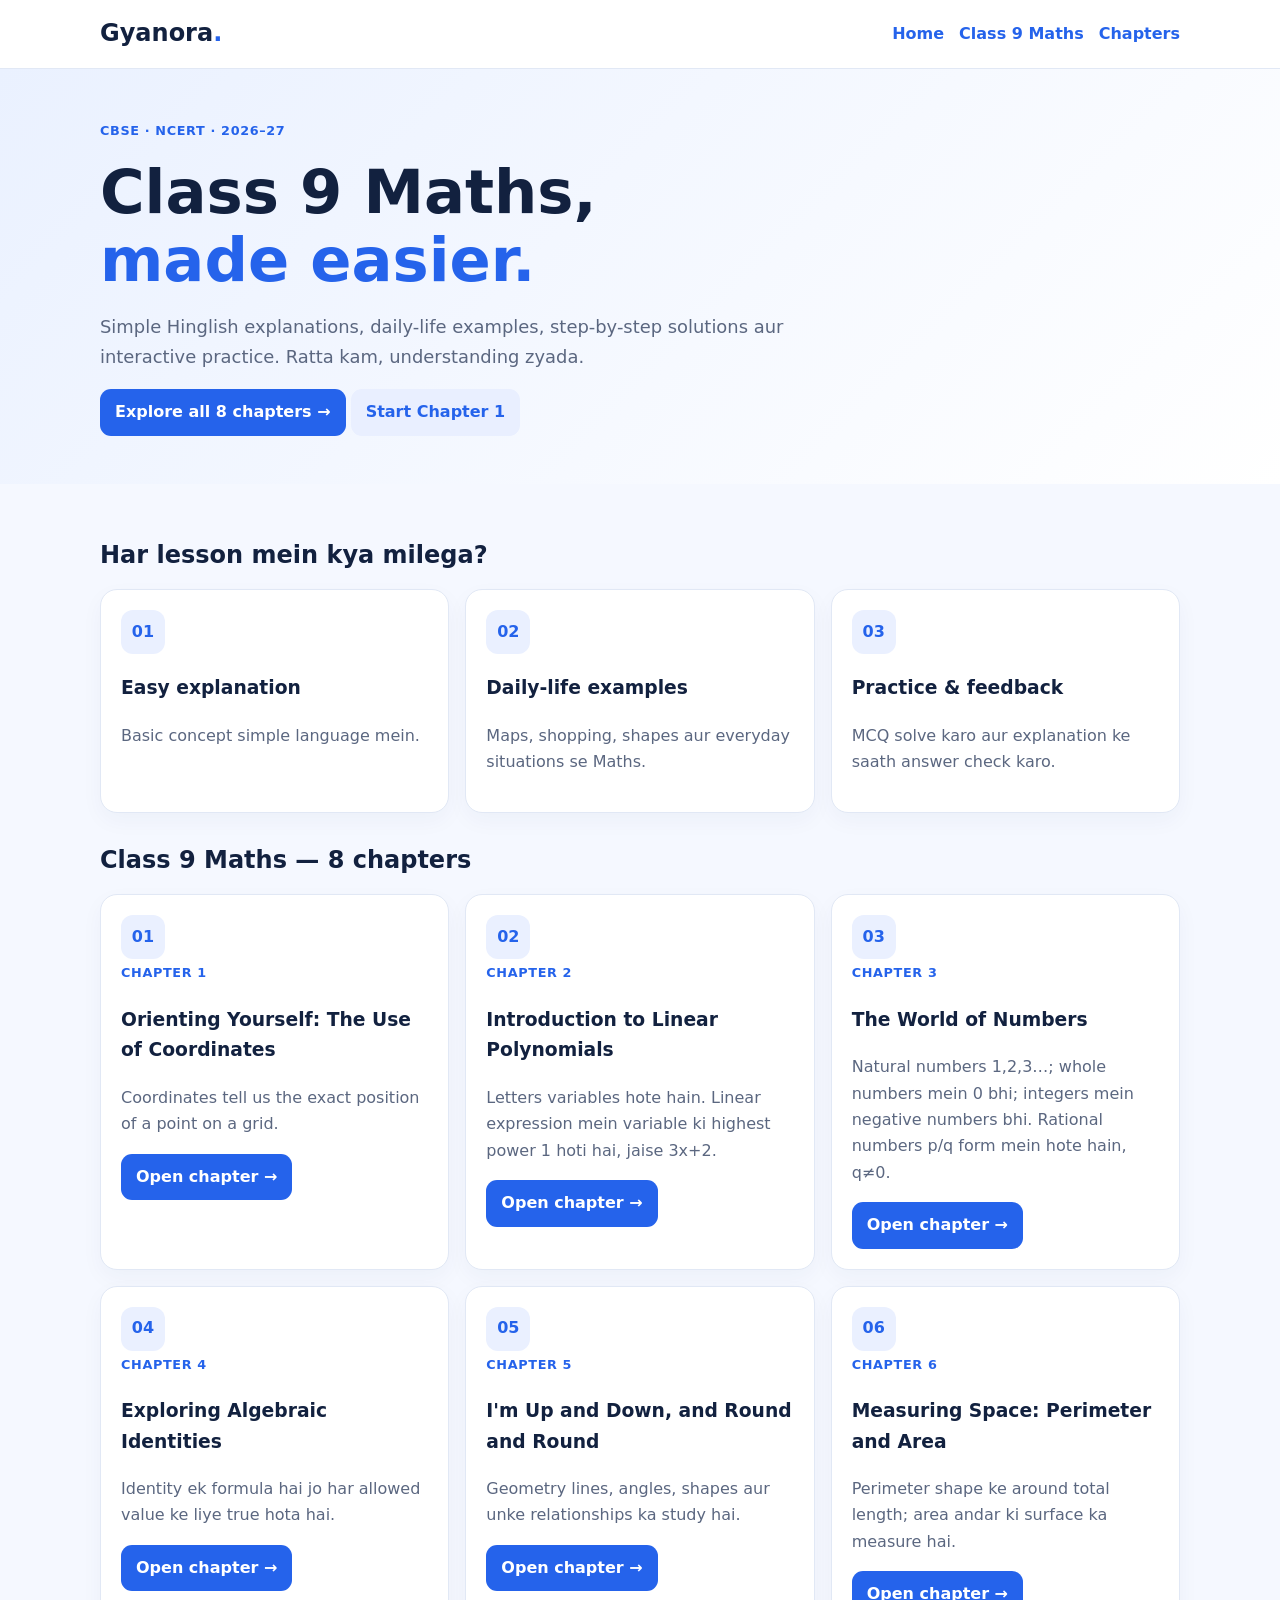
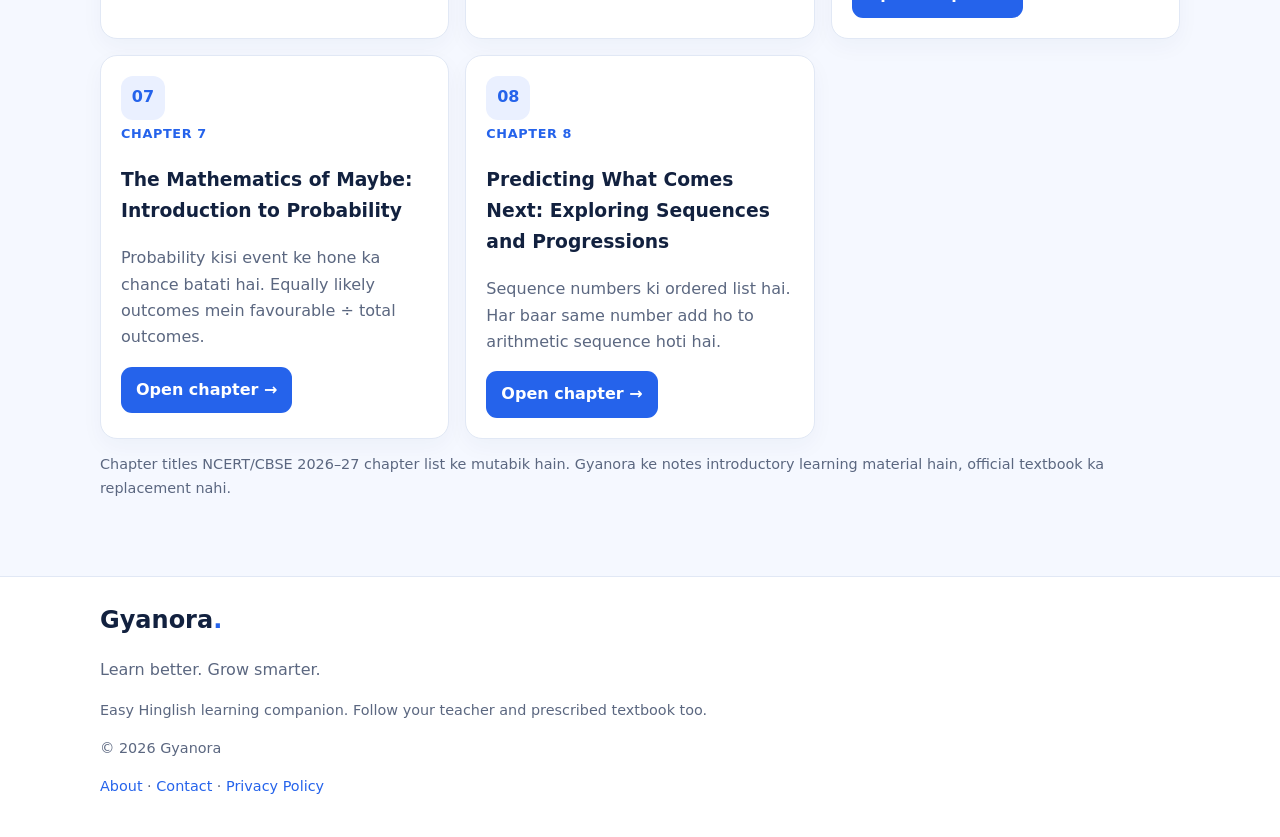
<file: index.html>
<!doctype html><html lang="en"><head><meta charset="utf-8"><meta name="viewport" content="width=device-width,initial-scale=1"><meta name="theme-color" content="#2563eb"><title>Class 9 Maths | Gyanora</title><link rel="stylesheet" href="style.css"><!-- Google Analytics: GYANORA -->
<script async src="https://www.googletagmanager.com/gtag/js?id=G-F06TS6JVC5"></script>
<script>
  window.dataLayer = window.dataLayer || [];
  function gtag(){dataLayer.push(arguments);}
  gtag('js', new Date());
  gtag('config', 'G-F06TS6JVC5');
</script>

  <script async src="https://pagead2.googlesyndication.com/pagead/js/adsbygoogle.js?client=ca-pub-9588083872123970"
     crossorigin="anonymous"></script>
</head><body><header><div class="container nav"><a class="logo" href="index.html">Gyanora<span>.</span></a><nav class="navlinks"><a href="index.html">Home</a><a href="class9.html">Class 9 Maths</a><a href="class9.html#chapters">Chapters</a></nav></div></header><main><section class="hero"><div class="container"><span class="eyebrow">CBSE · NCERT · 2026–27</span><h1>Class 9 Maths,<br><span style="color:#2563eb">made easier.</span></h1><p class="lead">Simple Hinglish explanations, daily-life examples, step-by-step solutions aur interactive practice. Ratta kam, understanding zyada.</p><a class="btn" href="class9.html">Explore all 8 chapters →</a> <a class="btn secondary" href="coordinates.html">Start Chapter 1</a></div></section><section class="section"><div class="container"><h2>Har lesson mein kya milega?</h2><div class="grid"><article class="card"><div class="num">01</div><h3>Easy explanation</h3><p>Basic concept simple language mein.</p></article><article class="card"><div class="num">02</div><h3>Daily-life examples</h3><p>Maps, shopping, shapes aur everyday situations se Maths.</p></article><article class="card"><div class="num">03</div><h3>Practice & feedback</h3><p>MCQ solve karo aur explanation ke saath answer check karo.</p></article></div><h2 style="margin-top:32px">Class 9 Maths — 8 chapters</h2><div class="grid"><article class="card chapter-card" data-search="orienting yourself: the use of coordinates coordinates"><div class="num">01</div><span class="tag">CHAPTER 1</span><h3>Orienting Yourself: The Use of Coordinates</h3><p>Coordinates tell us the exact position of a point on a grid.</p><a class="btn" href="coordinates.html">Open chapter →</a></article><article class="card chapter-card" data-search="introduction to linear polynomials linear-polynomials"><div class="num">02</div><span class="tag">CHAPTER 2</span><h3>Introduction to Linear Polynomials</h3><p>Letters variables hote hain. Linear expression mein variable ki highest power 1 hoti hai, jaise 3x+2.</p><a class="btn" href="linear-polynomials.html">Open chapter →</a></article><article class="card chapter-card" data-search="the world of numbers numbers"><div class="num">03</div><span class="tag">CHAPTER 3</span><h3>The World of Numbers</h3><p>Natural numbers 1,2,3…; whole numbers mein 0 bhi; integers mein negative numbers bhi. Rational numbers p/q form mein hote hain, q≠0.</p><a class="btn" href="numbers.html">Open chapter →</a></article><article class="card chapter-card" data-search="exploring algebraic identities algebraic-identities"><div class="num">04</div><span class="tag">CHAPTER 4</span><h3>Exploring Algebraic Identities</h3><p>Identity ek formula hai jo har allowed value ke liye true hota hai.</p><a class="btn" href="algebraic-identities.html">Open chapter →</a></article><article class="card chapter-card" data-search="i'm up and down, and round and round geometry"><div class="num">05</div><span class="tag">CHAPTER 5</span><h3>I'm Up and Down, and Round and Round</h3><p>Geometry lines, angles, shapes aur unke relationships ka study hai.</p><a class="btn" href="geometry.html">Open chapter →</a></article><article class="card chapter-card" data-search="measuring space: perimeter and area mensuration"><div class="num">06</div><span class="tag">CHAPTER 6</span><h3>Measuring Space: Perimeter and Area</h3><p>Perimeter shape ke around total length; area andar ki surface ka measure hai.</p><a class="btn" href="mensuration.html">Open chapter →</a></article><article class="card chapter-card" data-search="the mathematics of maybe: introduction to probability probability"><div class="num">07</div><span class="tag">CHAPTER 7</span><h3>The Mathematics of Maybe: Introduction to Probability</h3><p>Probability kisi event ke hone ka chance batati hai. Equally likely outcomes mein favourable ÷ total outcomes.</p><a class="btn" href="probability.html">Open chapter →</a></article><article class="card chapter-card" data-search="predicting what comes next: exploring sequences and progressions sequences"><div class="num">08</div><span class="tag">CHAPTER 8</span><h3>Predicting What Comes Next: Exploring Sequences and Progressions</h3><p>Sequence numbers ki ordered list hai. Har baar same number add ho to arithmetic sequence hoti hai.</p><a class="btn" href="sequences.html">Open chapter →</a></article></div><p class="small">Chapter titles NCERT/CBSE 2026–27 chapter list ke mutabik hain. Gyanora ke notes introductory learning material hain, official textbook ka replacement nahi.</p></div></section></main><footer><div class="container"><a class="logo" href="index.html">Gyanora<span>.</span></a><p>Learn better. Grow smarter.</p><p class="small">Easy Hinglish learning companion. Follow your teacher and prescribed textbook too.</p><p class="small">© 2026 Gyanora</p>
<p class="small">
  <a href="about.html">About</a> ·
  <a href="contact.html">Contact</a> ·
  <a href="privacy-policy.html">Privacy Policy</a>
</p></div></footer><script src="app.js"></script>
<script async src="https://feed-pulse.com/api/embed/hit-counter.js?site_id=ac2acdce-4db3-4e97-8095-9b194a066c82&theme=obsidian&style=led&base=0&reset_at=0&reset_to=0&digits=7"></script>
<noscript><a href="https://feed-pulse.com/free-hit-counter" target="_blank" rel="noopener">Hit counter by FeedPulse</a></noscript>
</body></html>
</file>
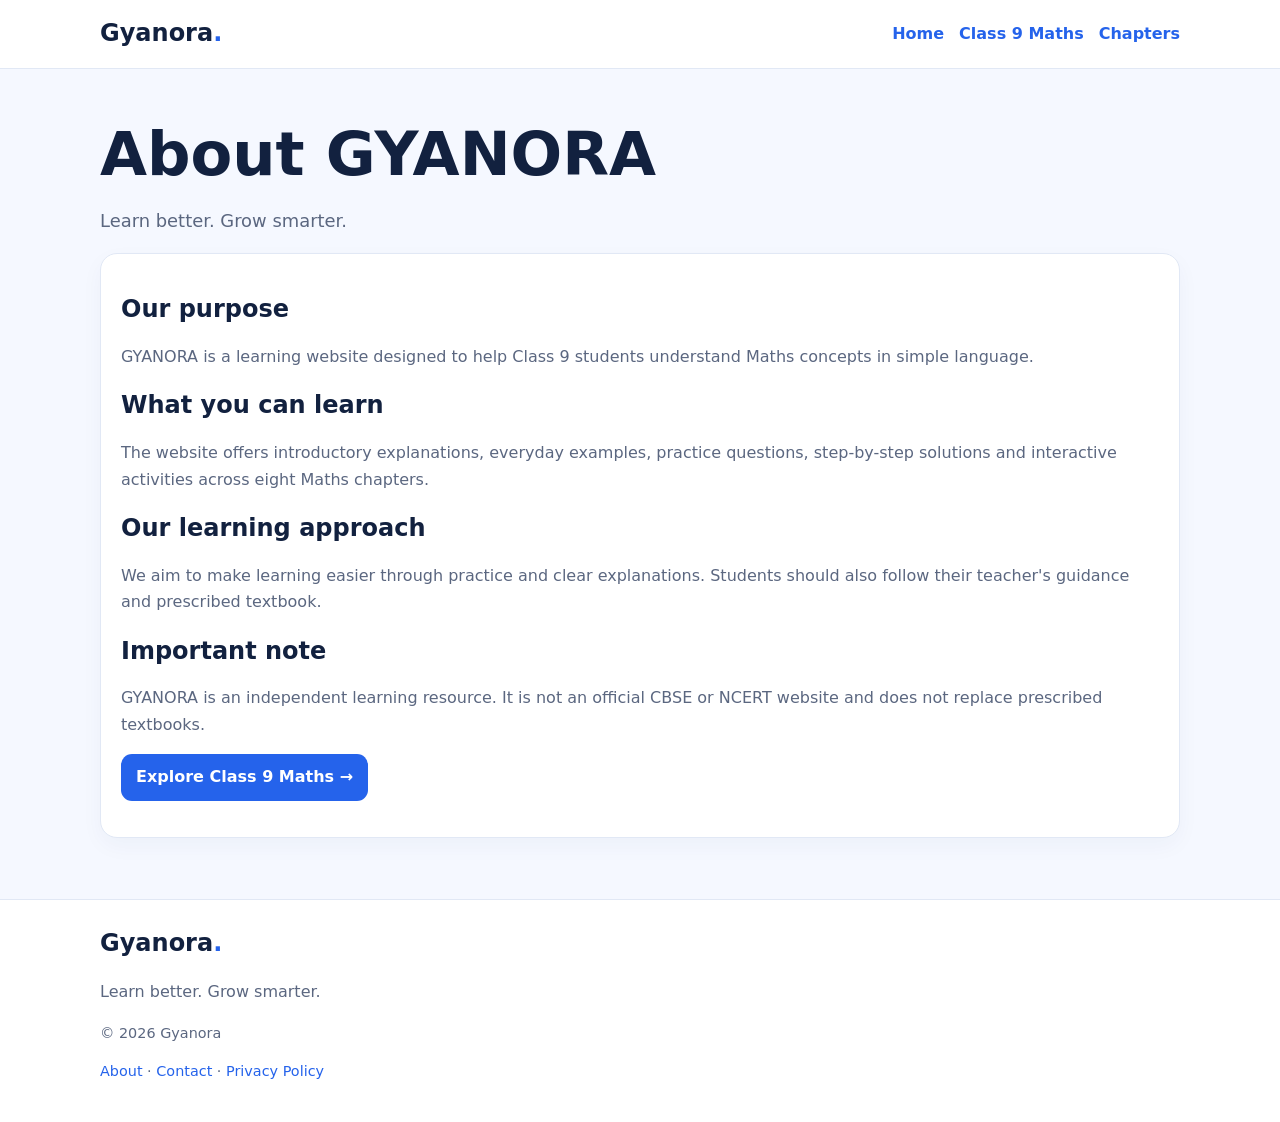
<file: about.html>
<!DOCTYPE html>
<html lang="en">
<head>
  <meta charset="UTF-8">
  <meta name="viewport" content="width=device-width, initial-scale=1.0">
  <meta name="description" content="Learn about GYANORA, a Class 9 Maths learning website with simple explanations, examples and interactive practice.">
  <title>About GYANORA</title>
  <link rel="stylesheet" href="style.css">
</head>
<body>
  <header>
    <div class="container nav">
      <a class="logo" href="index.html">Gyanora<span>.</span></a>
      <nav class="navlinks">
        <a href="index.html">Home</a>
        <a href="class9.html">Class 9 Maths</a>
        <a href="class9.html#chapters">Chapters</a>
      </nav>
    </div>
  </header>

  <main class="section">
    <div class="container">
      <h1>About GYANORA</h1>
      <p class="lead">Learn better. Grow smarter.</p>

      <article class="card">
        <h2>Our purpose</h2>
        <p>GYANORA is a learning website designed to help Class 9 students understand Maths concepts in simple language.</p>

        <h2>What you can learn</h2>
        <p>The website offers introductory explanations, everyday examples, practice questions, step-by-step solutions and interactive activities across eight Maths chapters.</p>

        <h2>Our learning approach</h2>
        <p>We aim to make learning easier through practice and clear explanations. Students should also follow their teacher's guidance and prescribed textbook.</p>

        <h2>Important note</h2>
        <p>GYANORA is an independent learning resource. It is not an official CBSE or NCERT website and does not replace prescribed textbooks.</p>

        <p><a class="btn" href="class9.html">Explore Class 9 Maths →</a></p>
      </article>
    </div>
  </main>

  <footer>
    <div class="container">
      <a class="logo" href="index.html">Gyanora<span>.</span></a>
      <p>Learn better. Grow smarter.</p>
      <p class="small">© 2026 Gyanora</p>
      <p class="small">
        <a href="about.html">About</a> ·
        <a href="contact.html">Contact</a> ·
        <a href="privacy-policy.html">Privacy Policy</a>
      </p>
    </div>
  </footer>
</body>
</html>
</file>
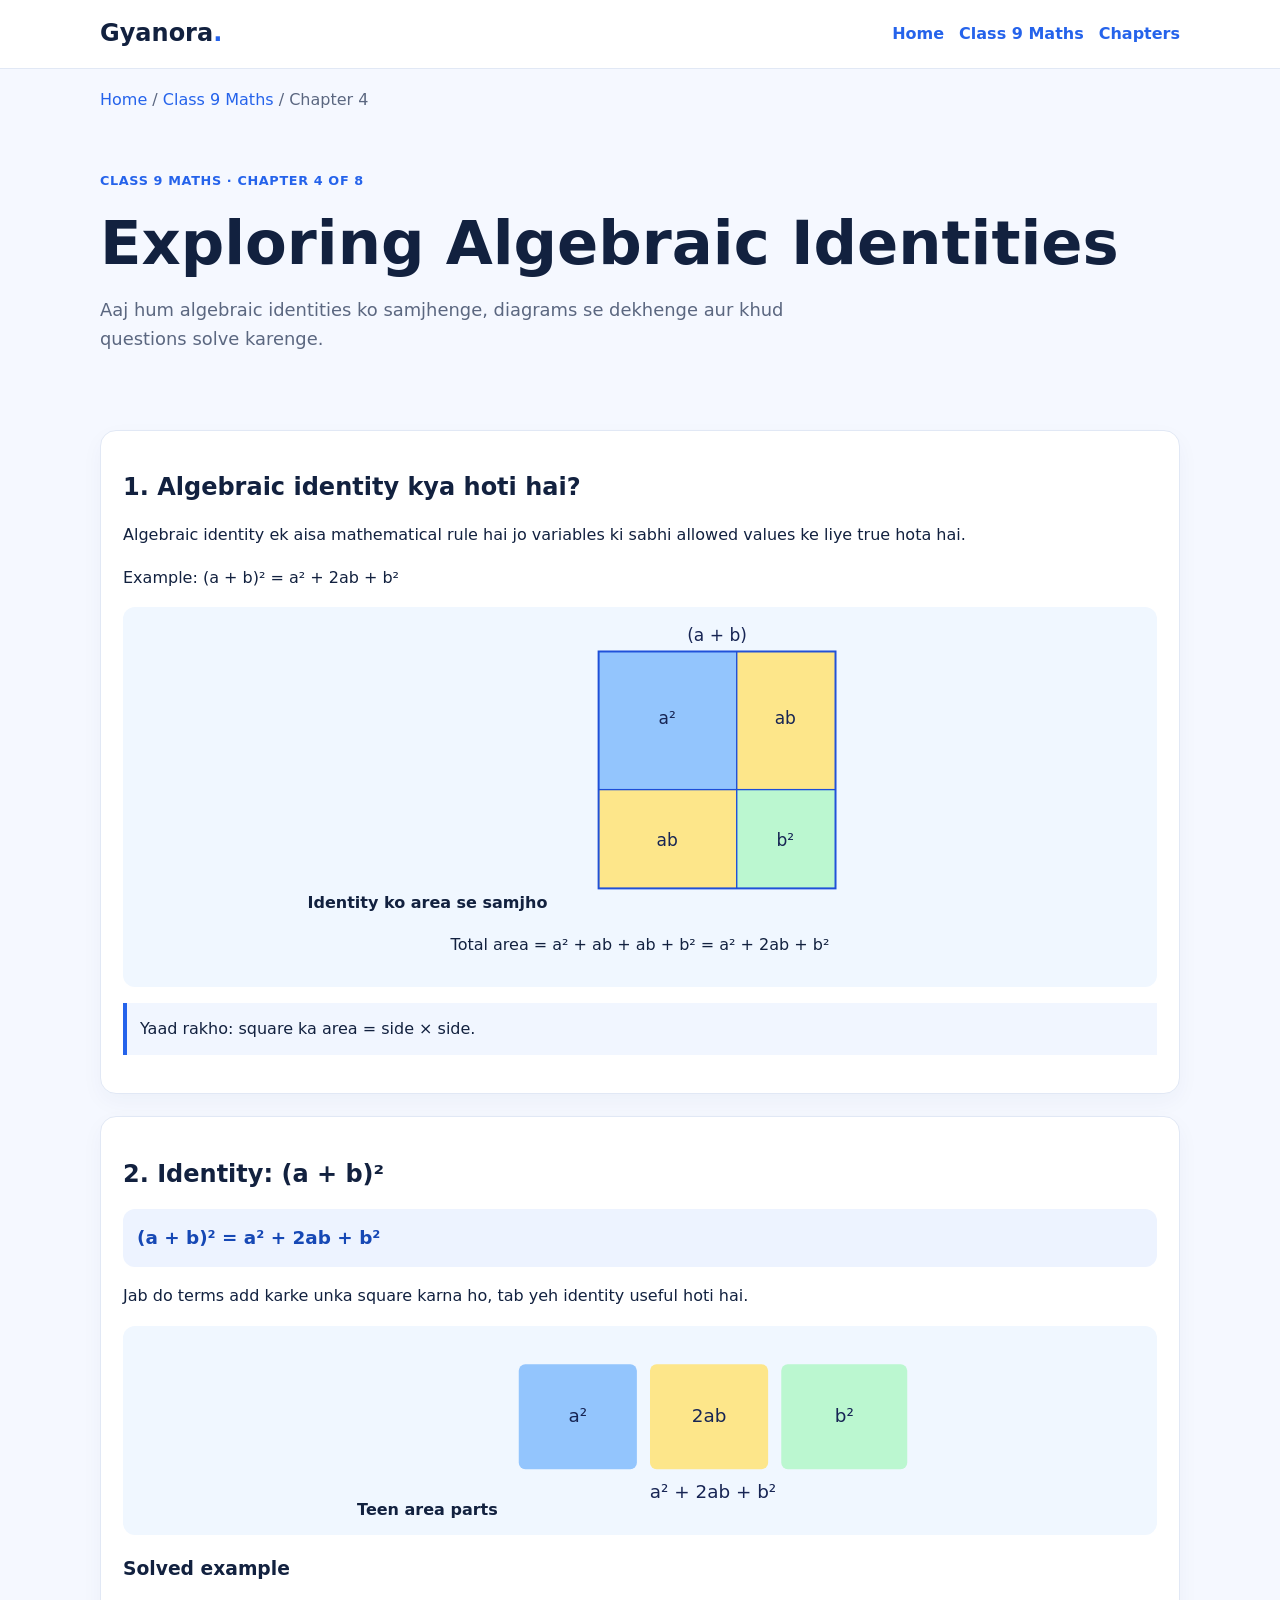
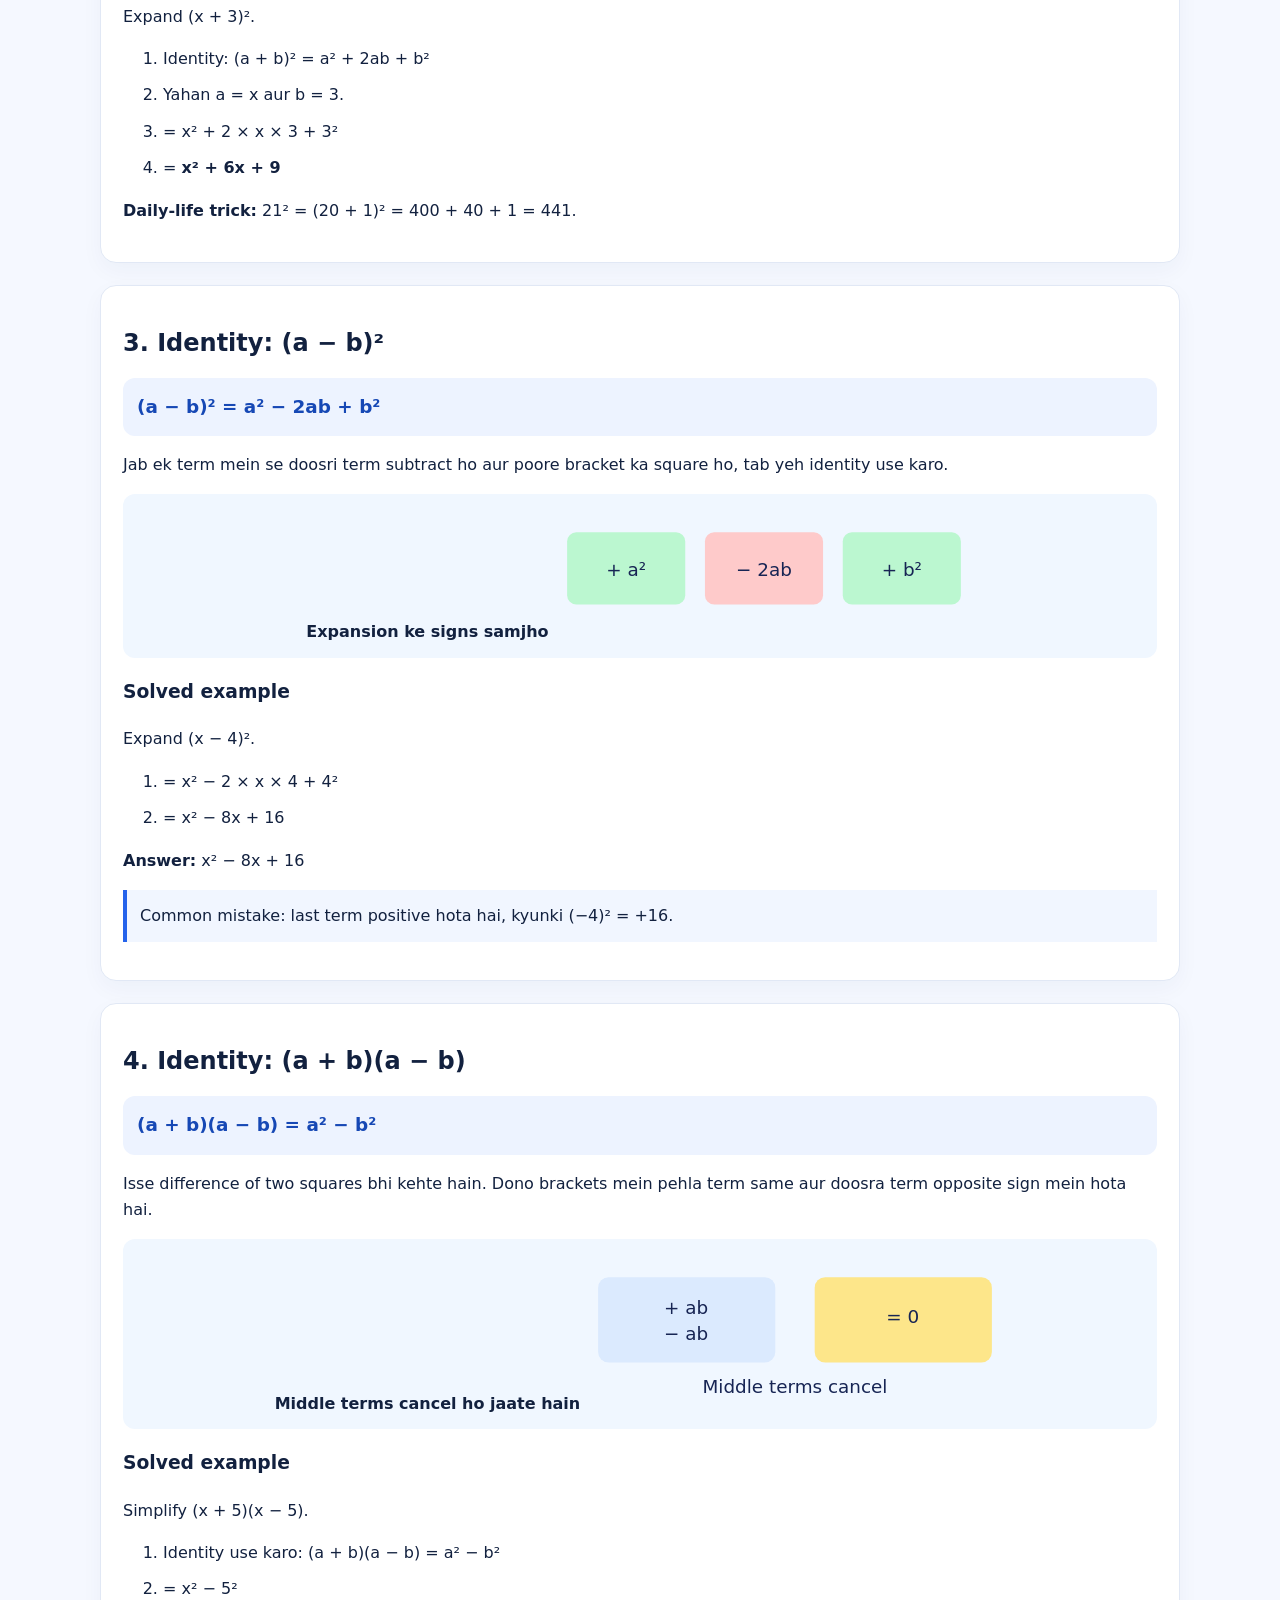
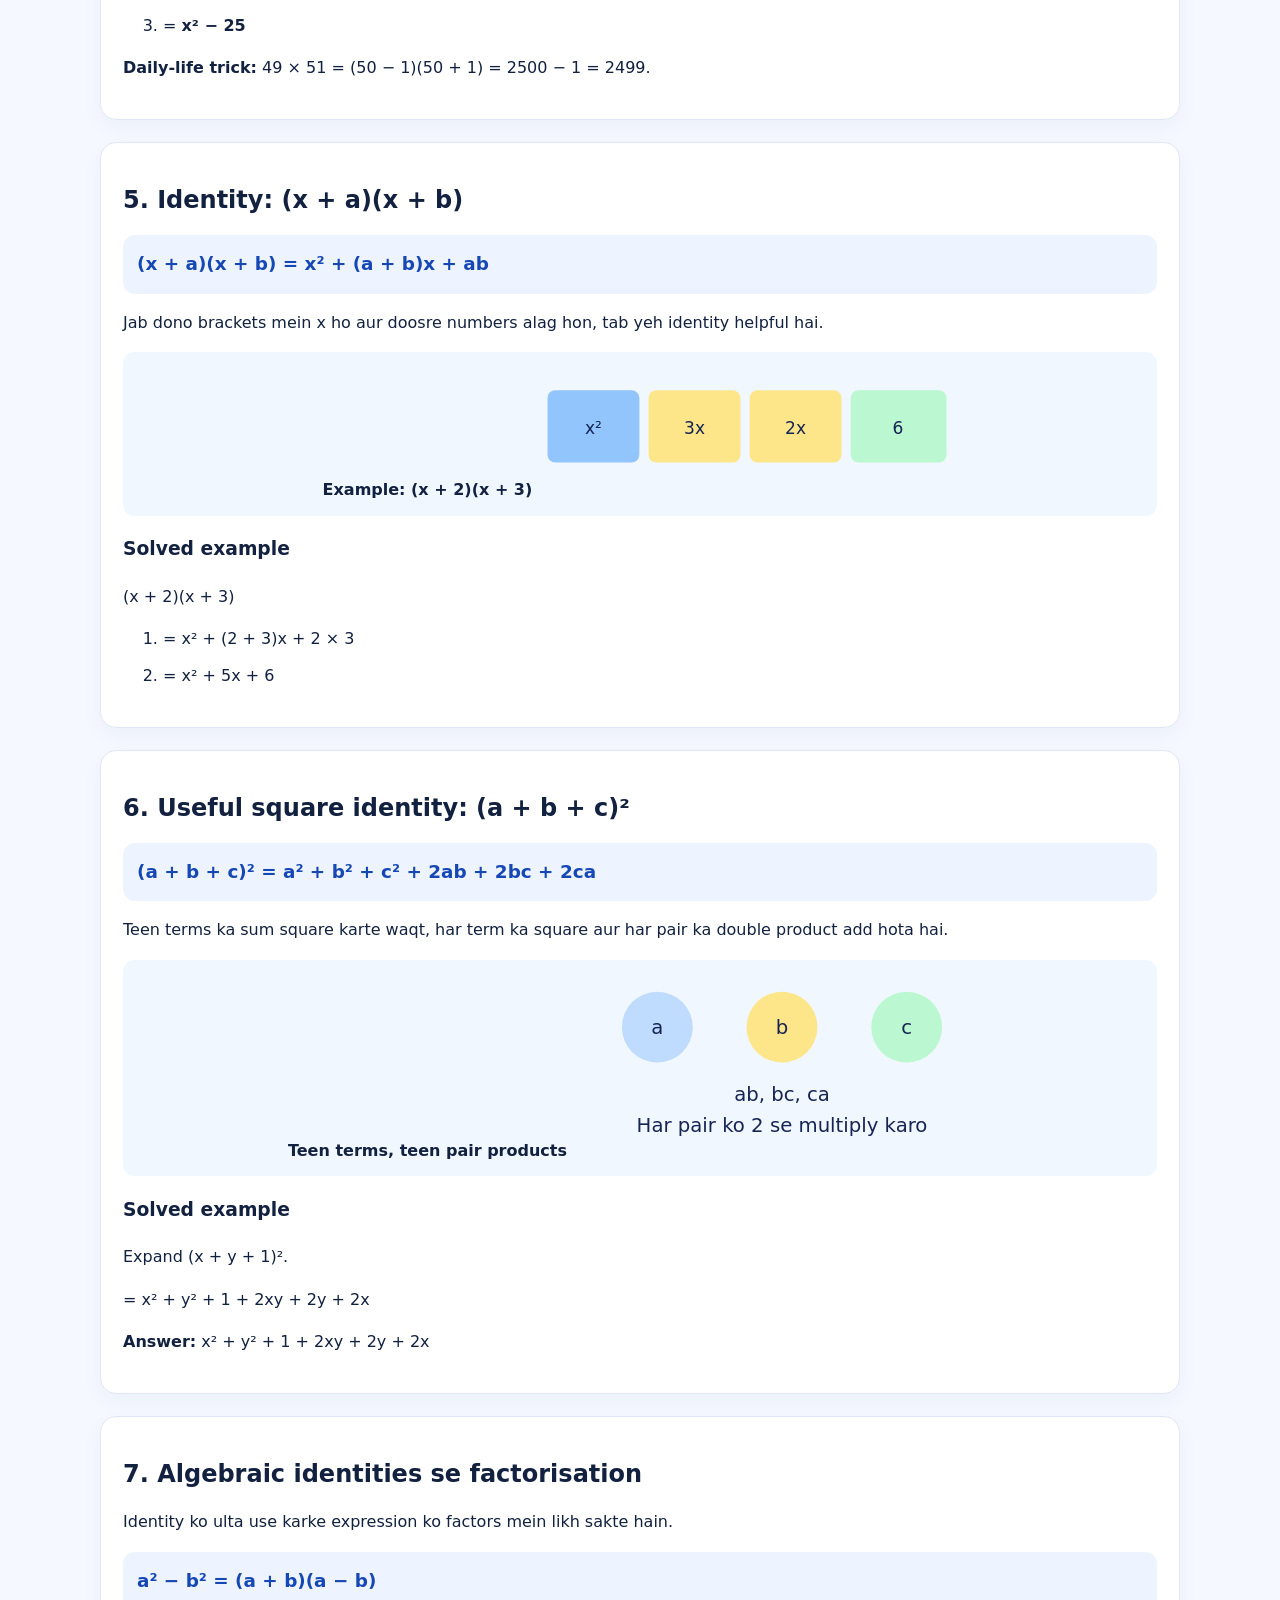
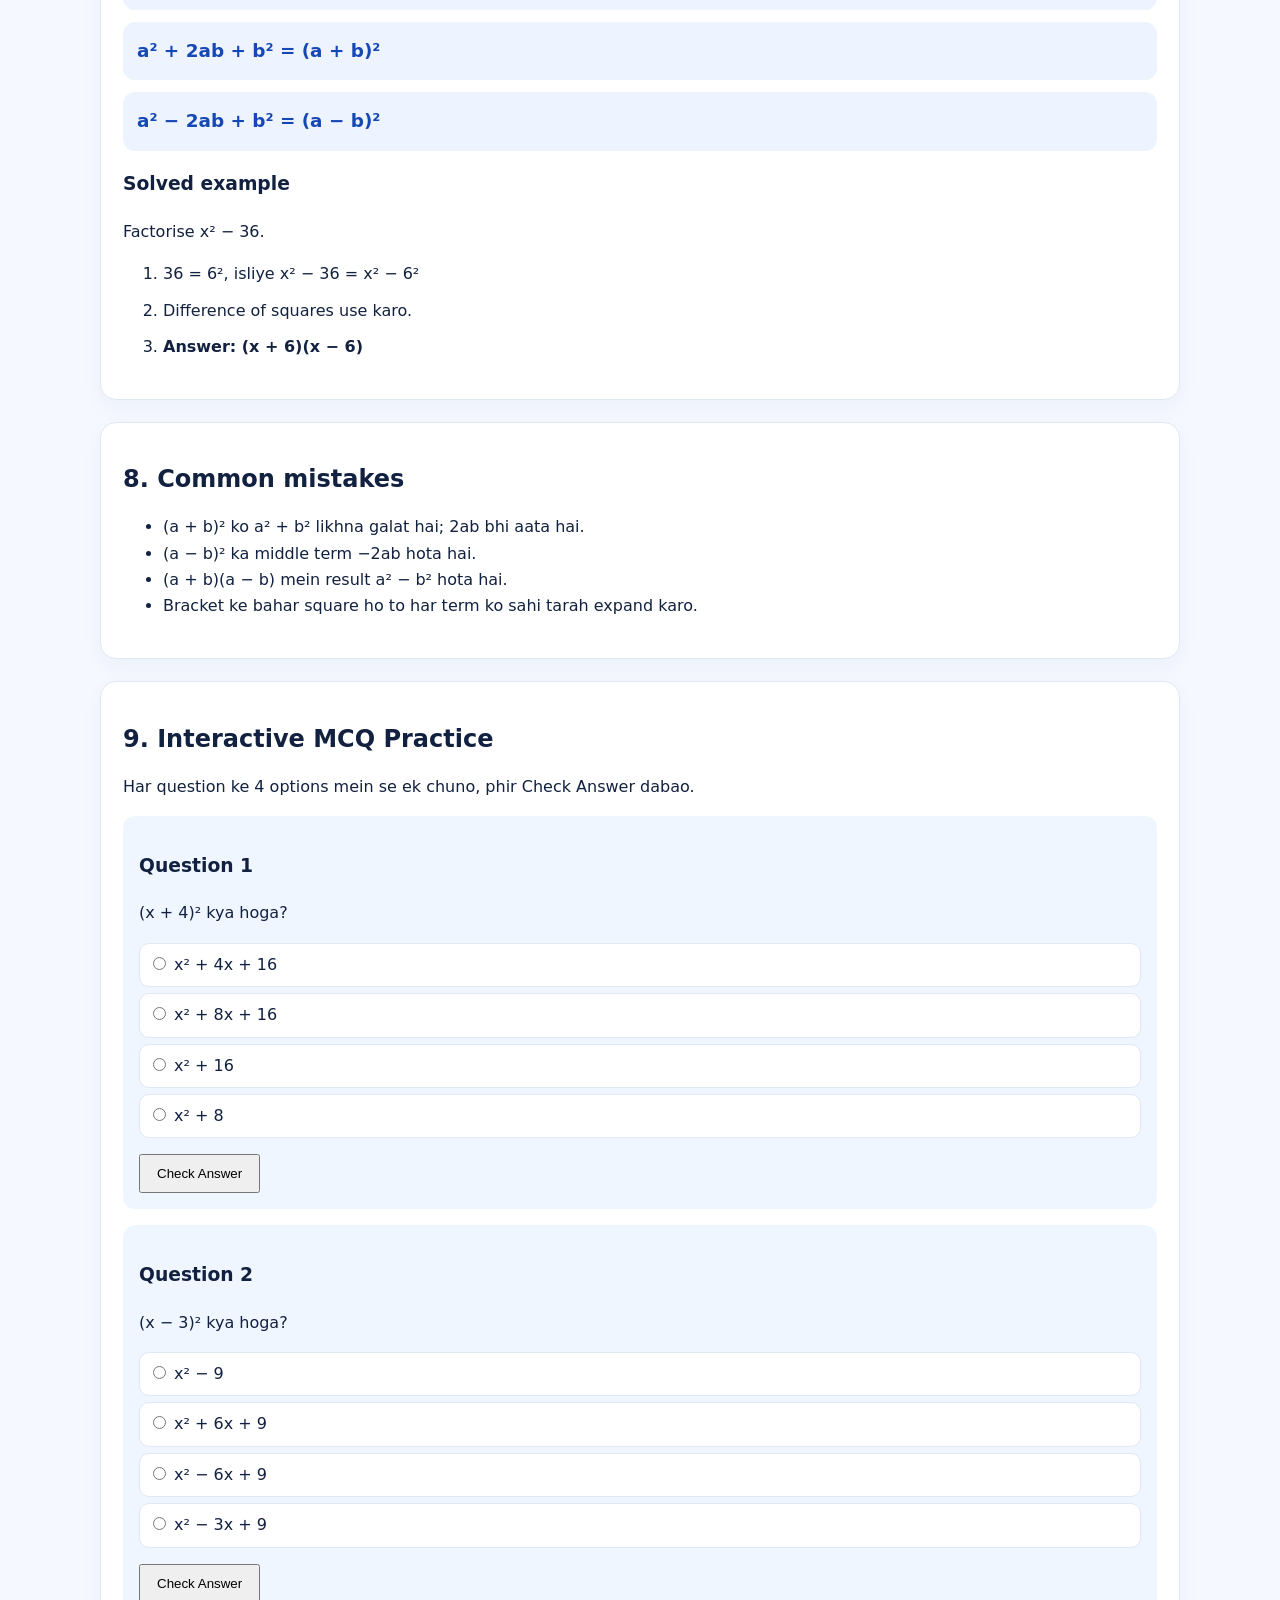
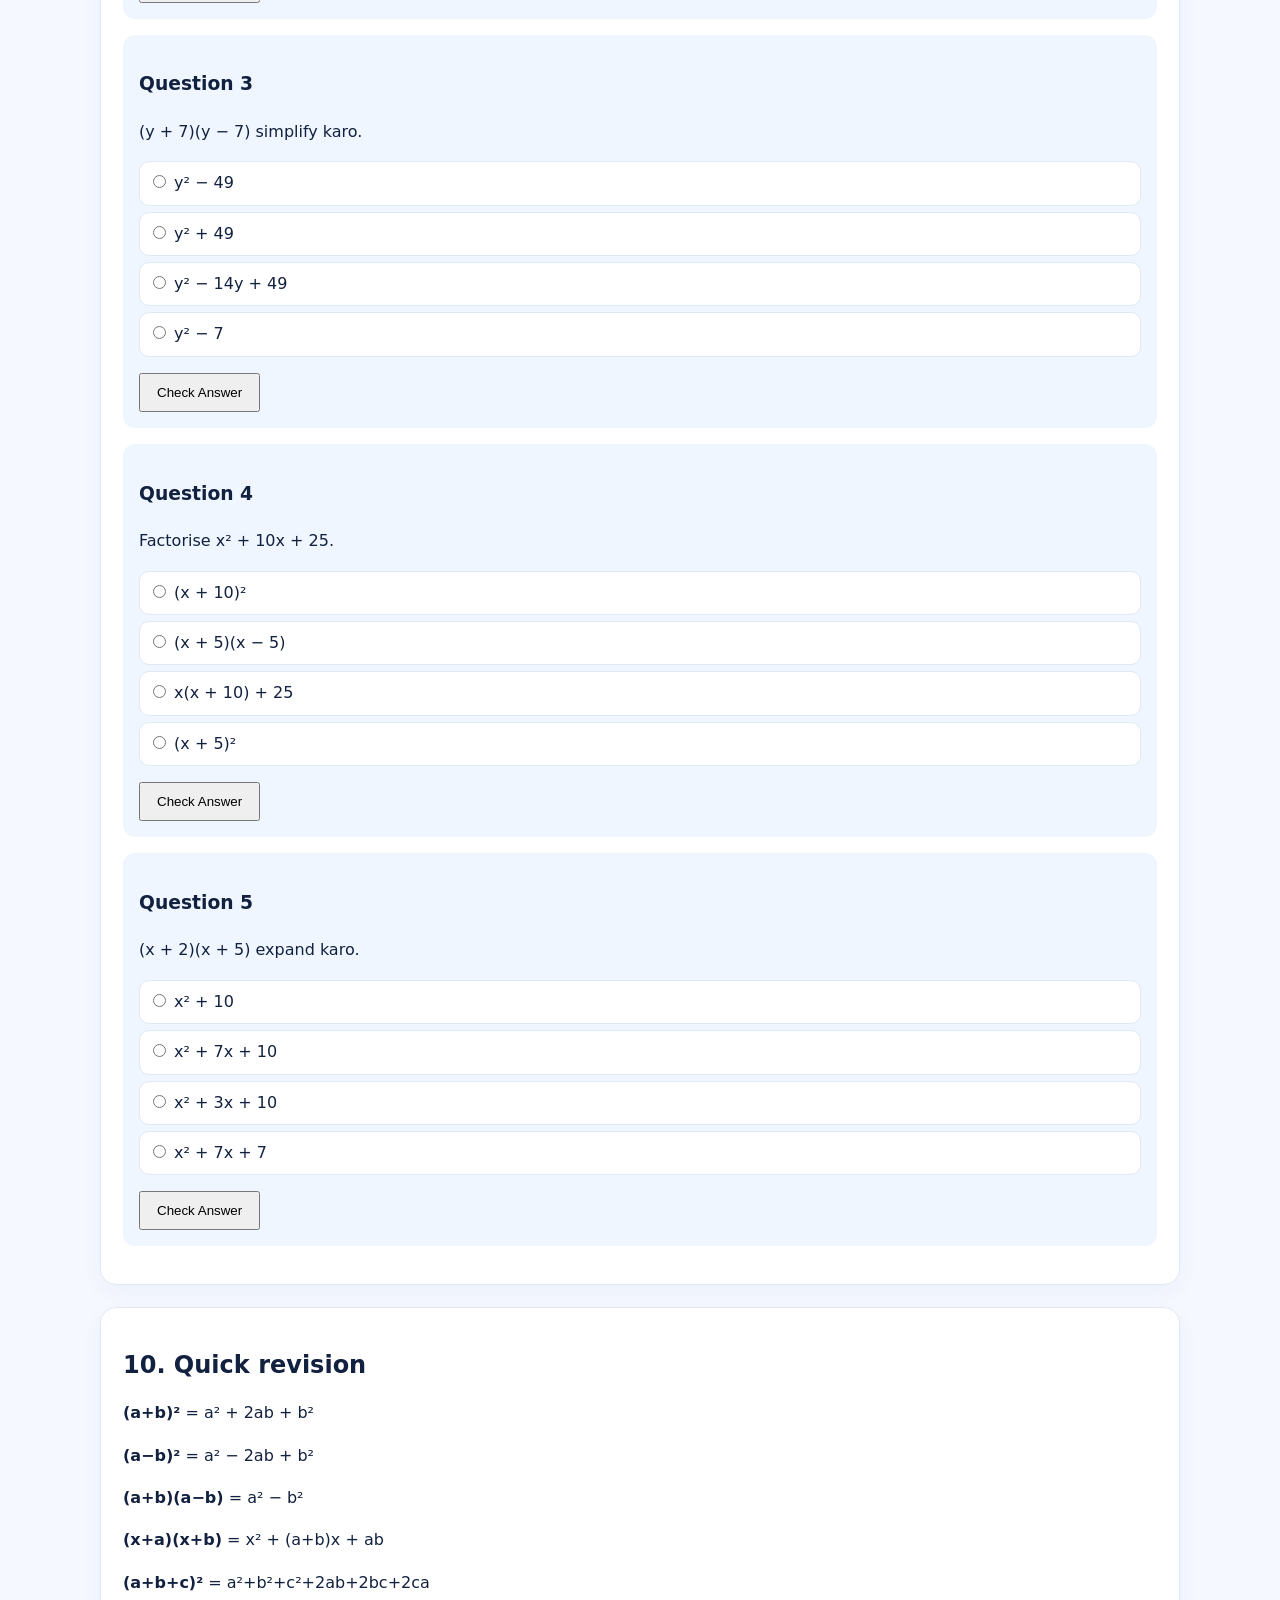
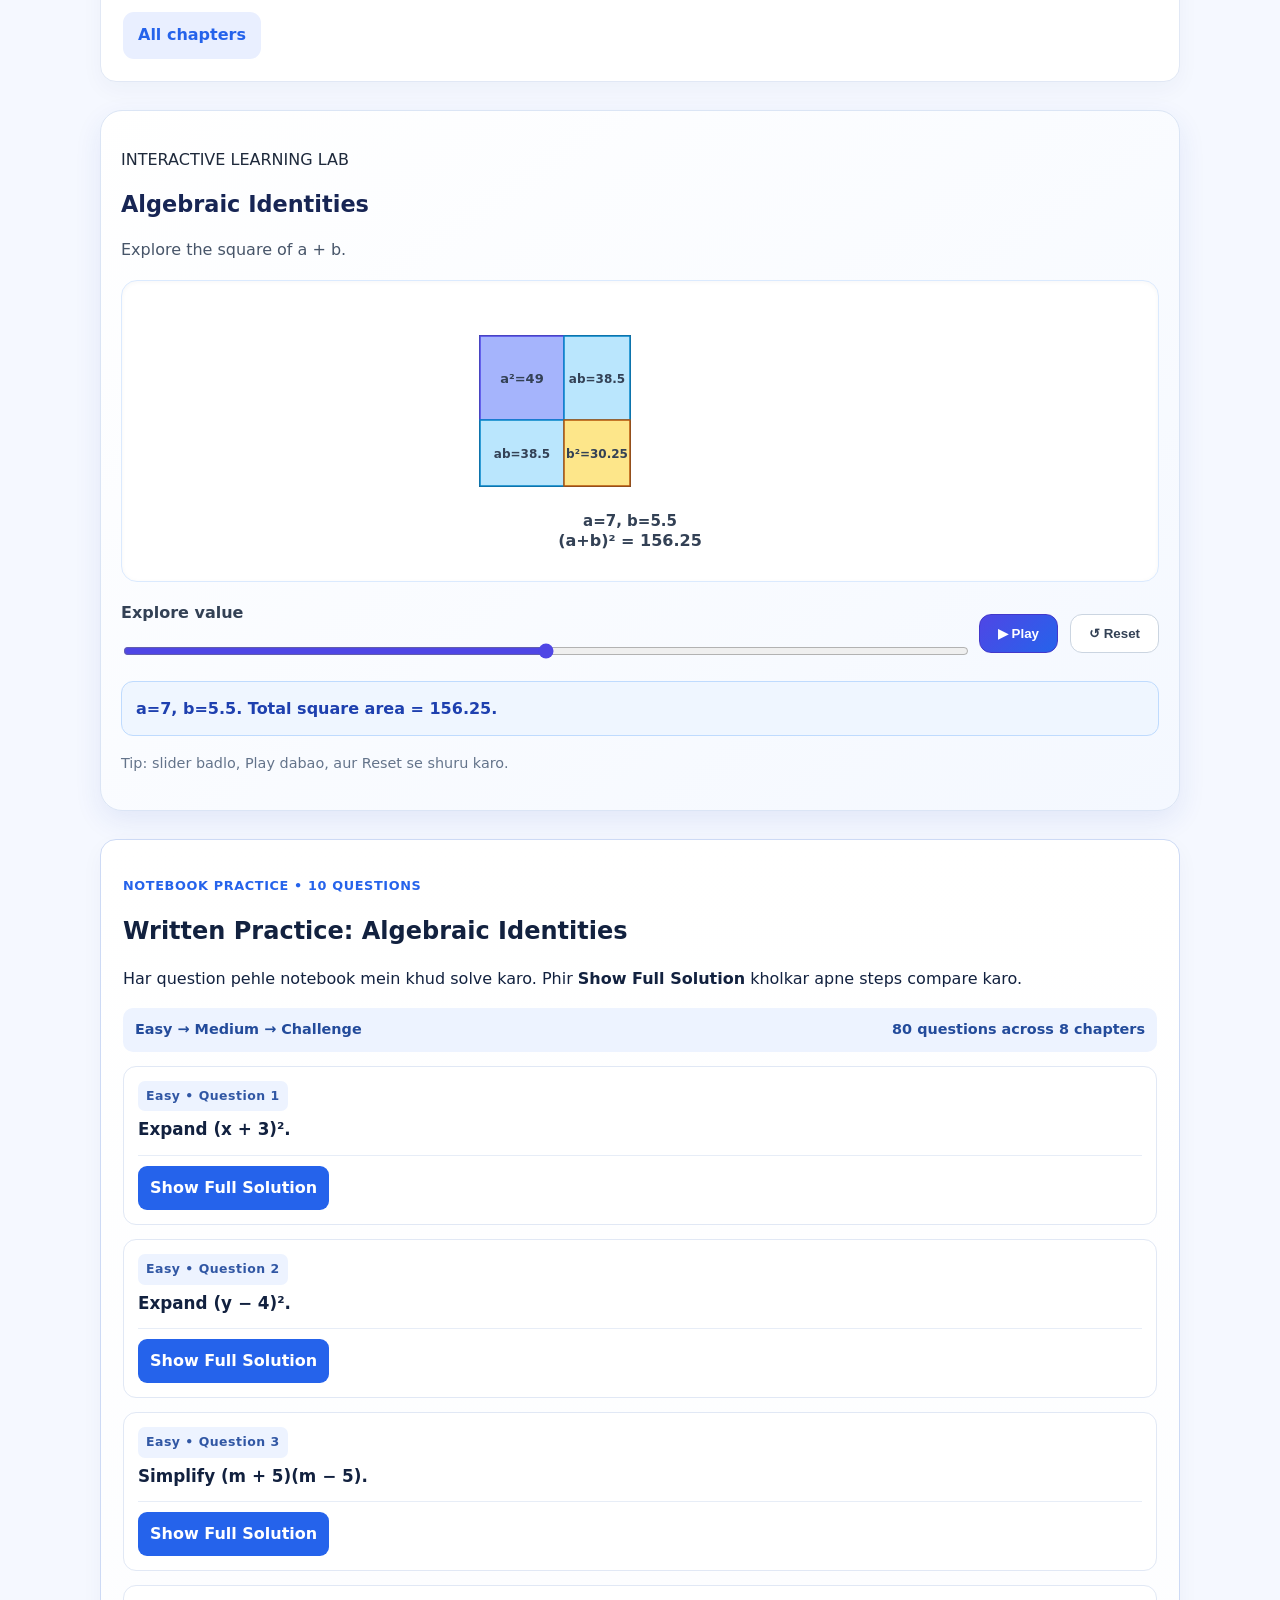
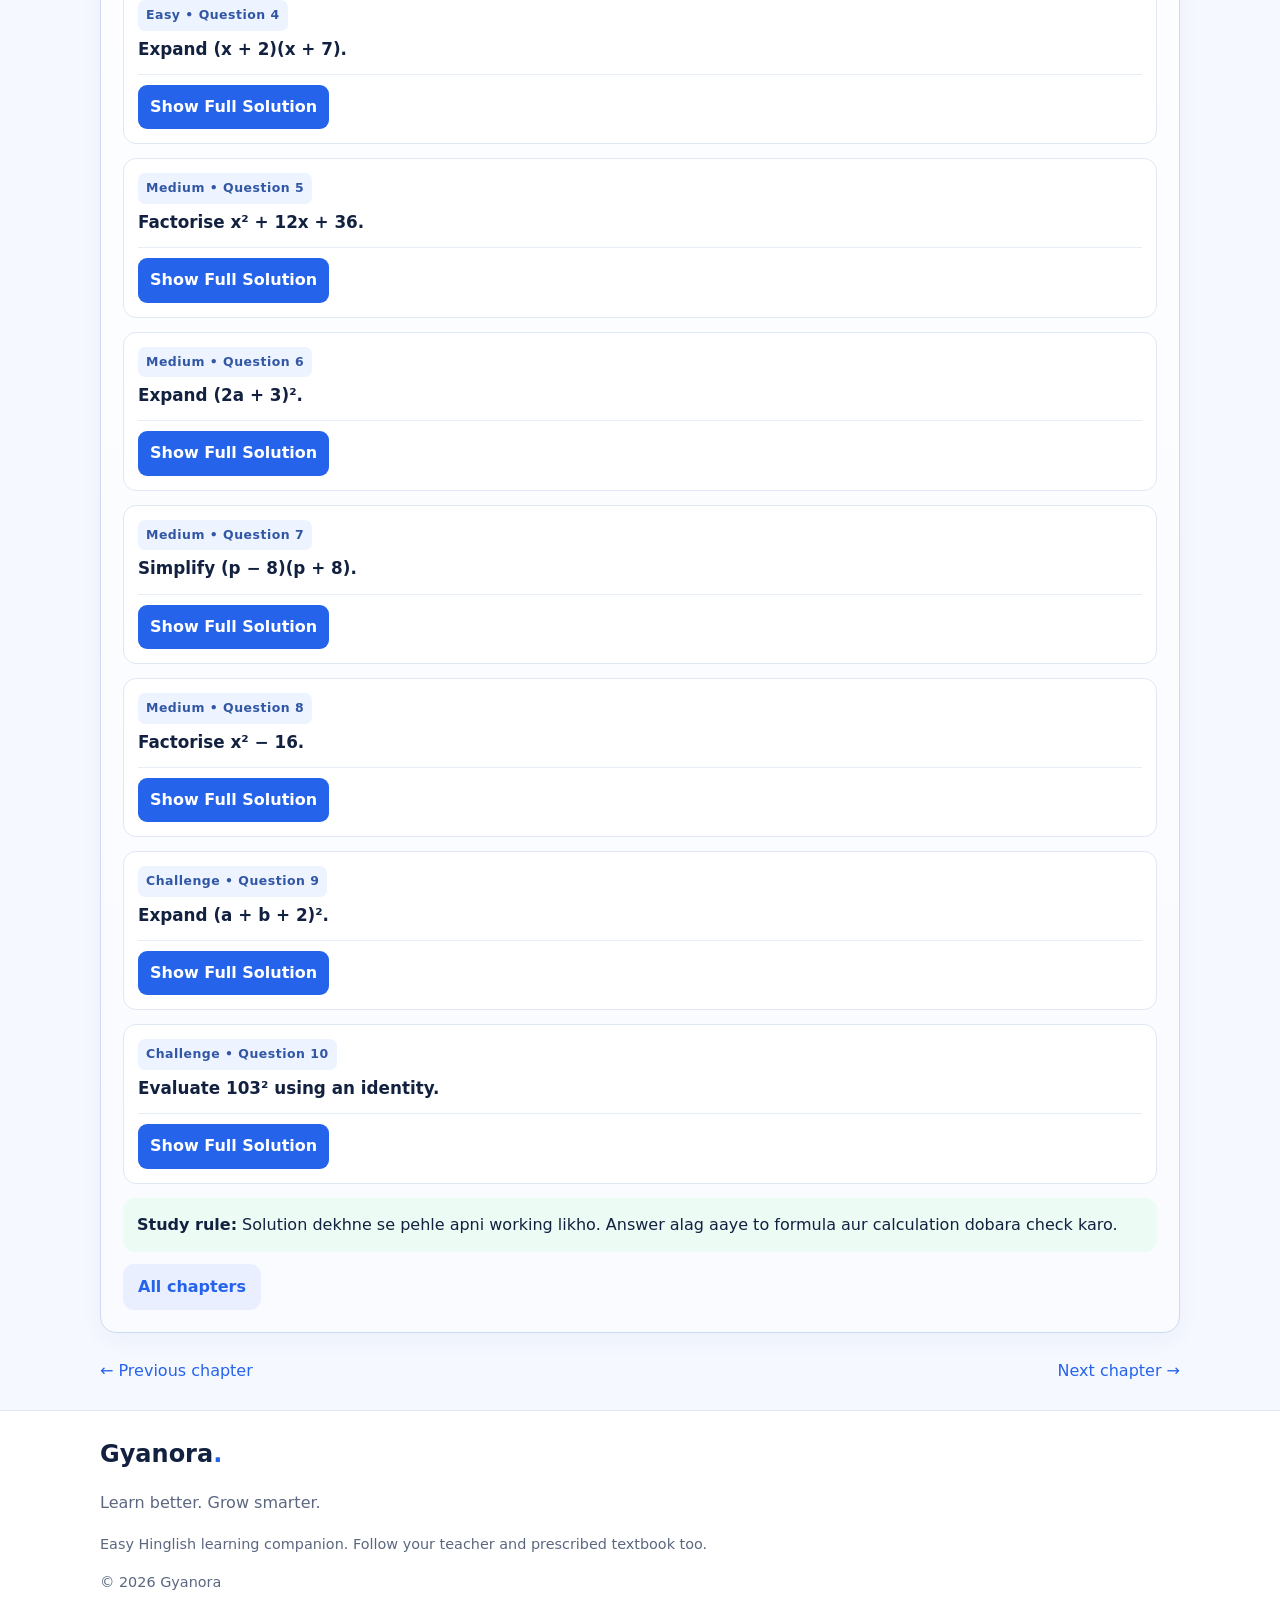
<file: algebraic-identities.html>
<!doctype html>
<html lang="en">
<head>
<meta charset="utf-8">
<meta name="viewport" content="width=device-width,initial-scale=1">
<meta name="theme-color" content="#2563eb">
<title>Exploring Algebraic Identities | Gyanora</title>
<link rel="stylesheet" href="style.css">
<style>
.lesson{margin:22px 0;padding:22px;border-radius:16px}
.diagram{background:#f0f7ff;padding:12px;border-radius:12px;margin:16px 0;text-align:center}
.diagram svg{width:100%;max-width:420px;height:auto}
.formula{font-size:1.15rem;overflow-wrap:anywhere}
.steps li{margin:10px 0}
.practice{padding:20px;border:1px solid #d6e4f5;border-radius:14px;margin:18px 0}
.answer{display:none;background:#e8f7ed;padding:12px;border-radius:10px;margin-top:10px}
.reveal{padding:10px 14px;border:0;border-radius:9px;background:#2563eb;color:white;cursor:pointer;margin-top:10px}
.note{padding:13px;border-left:4px solid #2563eb;background:#f1f6ff}
</style>
<!-- Google Analytics: GYANORA -->
<script async src="https://www.googletagmanager.com/gtag/js?id=G-F06TS6JVC5"></script>
<script>
  window.dataLayer = window.dataLayer || [];
  function gtag(){dataLayer.push(arguments);}
  gtag('js', new Date());
  gtag('config', 'G-F06TS6JVC5');
</script>

</head>
<body>
<header><div class="container nav">
<a class="logo" href="index.html">Gyanora<span>.</span></a>
<nav class="navlinks">
<a href="index.html">Home</a>
<a href="class9.html">Class 9 Maths</a>
<a href="class9.html#chapters">Chapters</a>
</nav>
</div></header>

<main><div class="container">
<div class="breadcrumb">
<a href="index.html">Home</a> /
<a href="class9.html">Class 9 Maths</a> / Chapter 4
</div>

<section class="section">
<span class="eyebrow">CLASS 9 MATHS · CHAPTER 4 OF 8</span>
<h1>Exploring Algebraic Identities</h1>
<p class="lead">Aaj hum algebraic identities ko samjhenge, diagrams se dekhenge aur khud questions solve karenge.</p>
</section>

<section class="lesson">
<h2>1. Algebraic identity kya hoti hai?</h2>
<p>Algebraic identity ek aisa mathematical rule hai jo variables ki sabhi allowed values ke liye true hota hai.</p>
<p>Example: (a + b)² = a² + 2ab + b²</p>
<div class="diagram">
<strong>Identity ko area se samjho</strong>
<svg viewBox="0 0 320 220" role="img" aria-label="Square divided into four regions">
<rect x="35" y="25" width="180" height="180" fill="#dbeafe" stroke="#1d4ed8" stroke-width="2"/>
<rect x="35" y="25" width="105" height="105" fill="#93c5fd" stroke="#1d4ed8"/>
<rect x="140" y="25" width="75" height="105" fill="#fde68a" stroke="#1d4ed8"/>
<rect x="35" y="130" width="105" height="75" fill="#fde68a" stroke="#1d4ed8"/>
<rect x="140" y="130" width="75" height="75" fill="#bbf7d0" stroke="#1d4ed8"/>
<g font-size="13" text-anchor="middle" fill="#172554">
<text x="87" y="80">a²</text><text x="177" y="80">ab</text>
<text x="87" y="173">ab</text><text x="177" y="173">b²</text>
<text x="125" y="17">(a + b)</text>
</g>
</svg>
<p>Total area = a² + ab + ab + b² = a² + 2ab + b²</p>
</div>
<p class="note">Yaad rakho: square ka area = side × side.</p>
</section>

<section class="lesson">
<h2>2. Identity: (a + b)²</h2>
<div class="formula">(a + b)² = a² + 2ab + b²</div>
<p>Jab do terms add karke unka square karna ho, tab yeh identity useful hoti hai.</p>
<div class="diagram">
<strong>Teen area parts</strong>
<svg viewBox="0 0 320 135" role="img" aria-label="Three parts of the square expansion">
<rect x="12" y="20" width="90" height="80" rx="5" fill="#93c5fd"/>
<rect x="112" y="20" width="90" height="80" rx="5" fill="#fde68a"/>
<rect x="212" y="20" width="96" height="80" rx="5" fill="#bbf7d0"/>
<g font-size="14" text-anchor="middle" fill="#172554">
<text x="57" y="64">a²</text><text x="157" y="64">2ab</text>
<text x="260" y="64">b²</text>
<text x="160" y="122">a² + 2ab + b²</text>
</g></svg>
</div>
<h3>Solved example</h3>
<p>Expand (x + 3)².</p>
<ol class="steps">
<li>Identity: (a + b)² = a² + 2ab + b²</li>
<li>Yahan a = x aur b = 3.</li>
<li>= x² + 2 × x × 3 + 3²</li>
<li>= <strong>x² + 6x + 9</strong></li>
</ol>
<p><strong>Daily-life trick:</strong> 21² = (20 + 1)² = 400 + 40 + 1 = 441.</p>
</section>

<section class="lesson">
<h2>3. Identity: (a − b)²</h2>
<div class="formula">(a − b)² = a² − 2ab + b²</div>
<p>Jab ek term mein se doosri term subtract ho aur poore bracket ka square ho, tab yeh identity use karo.</p>
<div class="diagram">
<strong>Expansion ke signs samjho</strong>
<svg viewBox="0 0 320 100" role="img" aria-label="Square expansion with positive, negative and positive terms">
<rect x="10" y="20" width="90" height="55" rx="7" fill="#bbf7d0"/>
<rect x="115" y="20" width="90" height="55" rx="7" fill="#fecaca"/>
<rect x="220" y="20" width="90" height="55" rx="7" fill="#bbf7d0"/>
<g font-size="14" text-anchor="middle" fill="#172554">
<text x="55" y="53">+ a²</text><text x="160" y="53">− 2ab</text><text x="265" y="53">+ b²</text>
</g></svg>
</div>
<h3>Solved example</h3>
<p>Expand (x − 4)².</p>
<ol class="steps">
<li>= x² − 2 × x × 4 + 4²</li>
<li>= x² − 8x + 16</li>
</ol>
<p><strong>Answer:</strong> x² − 8x + 16</p>
<p class="note">Common mistake: last term positive hota hai, kyunki (−4)² = +16.</p>
</section>

<section class="lesson">
<h2>4. Identity: (a + b)(a − b)</h2>
<div class="formula">(a + b)(a − b) = a² − b²</div>
<p>Isse difference of two squares bhi kehte hain. Dono brackets mein pehla term same aur doosra term opposite sign mein hota hai.</p>
<div class="diagram">
<strong>Middle terms cancel ho jaate hain</strong>
<svg viewBox="0 0 320 120" role="img" aria-label="Opposite middle terms cancel">
<rect x="10" y="20" width="135" height="65" rx="8" fill="#dbeafe"/>
<rect x="175" y="20" width="135" height="65" rx="8" fill="#fde68a"/>
<g font-size="14" text-anchor="middle" fill="#172554">
<text x="77" y="48">+ ab</text><text x="77" y="68">− ab</text>
<text x="242" y="55">= 0</text><text x="160" y="108">Middle terms cancel</text>
</g></svg>
</div>
<h3>Solved example</h3>
<p>Simplify (x + 5)(x − 5).</p>
<ol class="steps">
<li>Identity use karo: (a + b)(a − b) = a² − b²</li>
<li>= x² − 5²</li>
<li>= <strong>x² − 25</strong></li>
</ol>
<p><strong>Daily-life trick:</strong> 49 × 51 = (50 − 1)(50 + 1) = 2500 − 1 = 2499.</p>
</section>

<section class="lesson">
<h2>5. Identity: (x + a)(x + b)</h2>
<div class="formula">(x + a)(x + b) = x² + (a + b)x + ab</div>
<p>Jab dono brackets mein x ho aur doosre numbers alag hon, tab yeh identity helpful hai.</p>
<div class="diagram">
<strong>Example: (x + 2)(x + 3)</strong>
<svg viewBox="0 0 320 100" role="img" aria-label="Expansion into four terms">
<rect x="8" y="20" width="70" height="55" rx="6" fill="#93c5fd"/>
<rect x="85" y="20" width="70" height="55" rx="6" fill="#fde68a"/>
<rect x="162" y="20" width="70" height="55" rx="6" fill="#fde68a"/>
<rect x="239" y="20" width="73" height="55" rx="6" fill="#bbf7d0"/>
<g font-size="13" text-anchor="middle" fill="#172554">
<text x="43" y="53">x²</text><text x="120" y="53">3x</text>
<text x="197" y="53">2x</text><text x="275" y="53">6</text>
</g></svg>
</div>
<h3>Solved example</h3>
<p>(x + 2)(x + 3)</p>
<ol class="steps">
<li>= x² + (2 + 3)x + 2 × 3</li>
<li>= x² + 5x + 6</li>
</ol>
</section>

<section class="lesson">
<h2>6. Useful square identity: (a + b + c)²</h2>
<div class="formula">(a + b + c)² = a² + b² + c² + 2ab + 2bc + 2ca</div>
<p>Teen terms ka sum square karte waqt, har term ka square aur har pair ka double product add hota hai.</p>
<div class="diagram">
<strong>Teen terms, teen pair products</strong>
<svg viewBox="0 0 320 140" role="img" aria-label="Three terms and their pair products">
<circle cx="65" cy="42" r="27" fill="#bfdbfe"/>
<circle cx="160" cy="42" r="27" fill="#fde68a"/>
<circle cx="255" cy="42" r="27" fill="#bbf7d0"/>
<g font-size="15" text-anchor="middle" fill="#172554">
<text x="65" y="47">a</text><text x="160" y="47">b</text><text x="255" y="47">c</text>
<text x="160" y="98">ab, bc, ca</text>
<text x="160" y="122">Har pair ko 2 se multiply karo</text>
</g></svg>
</div>
<h3>Solved example</h3>
<p>Expand (x + y + 1)².</p>
<p>= x² + y² + 1 + 2xy + 2y + 2x</p>
<p><strong>Answer:</strong> x² + y² + 1 + 2xy + 2y + 2x</p>
</section>

<section class="lesson">
<h2>7. Algebraic identities se factorisation</h2>
<p>Identity ko ulta use karke expression ko factors mein likh sakte hain.</p>
<div class="formula">
a² − b² = (a + b)(a − b)
</div>
<div class="formula">
a² + 2ab + b² = (a + b)²
</div>
<div class="formula">
a² − 2ab + b² = (a − b)²
</div>
<h3>Solved example</h3>
<p>Factorise x² − 36.</p>
<ol class="steps">
<li>36 = 6², isliye x² − 36 = x² − 6²</li>
<li>Difference of squares use karo.</li>
<li><strong>Answer: (x + 6)(x − 6)</strong></li>
</ol>
</section>

<section class="lesson">
<h2>8. Common mistakes</h2>
<ul>
<li>(a + b)² ko a² + b² likhna galat hai; 2ab bhi aata hai.</li>
<li>(a − b)² ka middle term −2ab hota hai.</li>
<li>(a + b)(a − b) mein result a² − b² hota hai.</li>
<li>Bracket ke bahar square ho to har term ko sahi tarah expand karo.</li>
</ul>
</section>

<section class="lesson">
<h2>9. Interactive MCQ Practice</h2>
<p>Har question ke 4 options mein se ek chuno, phir Check Answer dabao.</p>

<style>
.identity-quiz { padding:16px; margin:16px 0; border-radius:12px; background:#eff6ff; }
.identity-quiz .option { display:block; padding:8px; margin:6px 0; cursor:pointer; }
.identity-quiz .check-answer { margin-top:10px; padding:10px 16px; cursor:pointer; }
.identity-quiz .feedback { margin-top:12px; font-weight:600; line-height:1.6; }
.identity-quiz .feedback[data-result="correct"] { color:#15803d; }
.identity-quiz .feedback[data-result="incorrect"] { color:#dc2626; }
.identity-quiz .feedback[data-result="empty"] { color:#b45309; }
</style>

<div class="identity-quiz" data-answer="1" data-why="(a+b)² = a² + 2ab + b². Isliye (x+4)² = x² + 8x + 16.">
<h3>Question 1</h3>
<p>(x + 4)² kya hoga?</p>
<label class="option"><input type="radio" name="identity-q1" value="0"> x² + 4x + 16</label>
<label class="option"><input type="radio" name="identity-q1" value="1"> x² + 8x + 16</label>
<label class="option"><input type="radio" name="identity-q1" value="2"> x² + 16</label>
<label class="option"><input type="radio" name="identity-q1" value="3"> x² + 8</label>
<button class="check-answer" type="button">Check Answer</button>
<div class="feedback" role="status" aria-live="polite"></div>
</div>

<div class="identity-quiz" data-answer="2" data-why="(a−b)² = a² − 2ab + b². Isliye (x−3)² = x² − 6x + 9.">
<h3>Question 2</h3>
<p>(x − 3)² kya hoga?</p>
<label class="option"><input type="radio" name="identity-q2" value="0"> x² − 9</label>
<label class="option"><input type="radio" name="identity-q2" value="1"> x² + 6x + 9</label>
<label class="option"><input type="radio" name="identity-q2" value="2"> x² − 6x + 9</label>
<label class="option"><input type="radio" name="identity-q2" value="3"> x² − 3x + 9</label>
<button class="check-answer" type="button">Check Answer</button>
<div class="feedback" role="status" aria-live="polite"></div>
</div>

<div class="identity-quiz" data-answer="0" data-why="(a+b)(a−b) = a² − b². Isliye y² − 7² = y² − 49.">
<h3>Question 3</h3>
<p>(y + 7)(y − 7) simplify karo.</p>
<label class="option"><input type="radio" name="identity-q3" value="0"> y² − 49</label>
<label class="option"><input type="radio" name="identity-q3" value="1"> y² + 49</label>
<label class="option"><input type="radio" name="identity-q3" value="2"> y² − 14y + 49</label>
<label class="option"><input type="radio" name="identity-q3" value="3"> y² − 7</label>
<button class="check-answer" type="button">Check Answer</button>
<div class="feedback" role="status" aria-live="polite"></div>
</div>

<div class="identity-quiz" data-answer="3" data-why="x² + 10x + 25 = x² + 2×x×5 + 5² = (x+5)².">
<h3>Question 4</h3>
<p>Factorise x² + 10x + 25.</p>
<label class="option"><input type="radio" name="identity-q4" value="0"> (x + 10)²</label>
<label class="option"><input type="radio" name="identity-q4" value="1"> (x + 5)(x − 5)</label>
<label class="option"><input type="radio" name="identity-q4" value="2"> x(x + 10) + 25</label>
<label class="option"><input type="radio" name="identity-q4" value="3"> (x + 5)²</label>
<button class="check-answer" type="button">Check Answer</button>
<div class="feedback" role="status" aria-live="polite"></div>
</div>

<div class="identity-quiz" data-answer="1" data-why="x×x = x², x×5 = 5x, 2×x = 2x aur 2×5 = 10. Isliye x² + 7x + 10.">
<h3>Question 5</h3>
<p>(x + 2)(x + 5) expand karo.</p>
<label class="option"><input type="radio" name="identity-q5" value="0"> x² + 10</label>
<label class="option"><input type="radio" name="identity-q5" value="1"> x² + 7x + 10</label>
<label class="option"><input type="radio" name="identity-q5" value="2"> x² + 3x + 10</label>
<label class="option"><input type="radio" name="identity-q5" value="3"> x² + 7x + 7</label>
<button class="check-answer" type="button">Check Answer</button>
<div class="feedback" role="status" aria-live="polite"></div>
</div>

<script>
document.querySelectorAll(".identity-quiz .check-answer").forEach(function(button) {
  button.addEventListener("click", function() {
    const quiz = button.closest(".identity-quiz");
    const selected = quiz.querySelector('input[type="radio"]:checked');
    const feedback = quiz.querySelector(".feedback");

    feedback.classList.add("show");
    feedback.classList.remove("correct", "wrong");

    if (!selected) {
      feedback.dataset.result = "empty";
      feedback.textContent = "Pehle ek option chuno.";
      return;
    }

    if (selected.value === quiz.dataset.answer) {
      feedback.dataset.result = "correct";
      feedback.classList.add("correct");
      feedback.textContent = "Bilkul sahi! " + quiz.dataset.why;
    } else {
      feedback.dataset.result = "incorrect";
      feedback.classList.add("wrong");
      feedback.textContent = "Abhi jawab sahi nahi hai. Dobara try karo.";
    }
  });
});
</script>
</section>

<section class="lesson">
<h2>10. Quick revision</h2>
<p><strong>(a+b)²</strong> = a² + 2ab + b²</p>
<p><strong>(a−b)²</strong> = a² − 2ab + b²</p>
<p><strong>(a+b)(a−b)</strong> = a² − b²</p>
<p><strong>(x+a)(x+b)</strong> = x² + (a+b)x + ab</p>
<p><strong>(a+b+c)²</strong> = a²+b²+c²+2ab+2bc+2ca</p>
<a class="btn secondary" href="class9.html">All chapters</a>
</section>

<section class="gyanora-animation-lab" data-kind="identity">
  <p>INTERACTIVE LEARNING LAB</p>
  <h2>Algebraic Identities</h2>
  <p class="lab-intro">Explore the square of a + b.</p>
  <div class="lab-stage">
    <svg viewBox="0 0 620 280" role="img" aria-label="Algebraic Identities interactive animation"></svg>
  </div>
  <div class="lab-controls">
    <label class="lab-slider">Explore value
      <input type="range" min="0" max="10" value="5" step="1">
    </label>
    <button type="button" data-play>▶ Play</button>
    <button type="button" class="lab-reset" data-reset>↺ Reset</button>
  </div>
  <p class="lab-readout" aria-live="polite">Animation ready.</p>
  <p class="lab-tip">Tip: slider badlo, Play dabao, aur Reset se shuru karo.</p>
</section>

<section class="lesson written-practice" id="written-practice">
<p class="eyebrow">NOTEBOOK PRACTICE • 10 QUESTIONS</p>
<h2>Written Practice: Algebraic Identities</h2>
<p>Har question pehle notebook mein khud solve karo. Phir <strong>Show Full Solution</strong> kholkar apne steps compare karo.</p>
<div class="written-progress"><span>Easy → Medium → Challenge</span><span>80 questions across 8 chapters</span></div>
<article class="written-question" id="written-q1">
<p class="written-level">Easy • Question 1</p>
<h3>Expand (x + 3)².</h3>
<details class="solution-details"><summary>Show Full Solution</summary><div class="solution-body">
<p><strong>Concept / method:</strong> Use (a+b)²=a²+2ab+b²: x²+2(x)(3)+3².</p>
<p class="final-answer"><strong>Final answer:</strong> x² + 6x + 9</p>
</div></details></article>
<article class="written-question" id="written-q2">
<p class="written-level">Easy • Question 2</p>
<h3>Expand (y − 4)².</h3>
<details class="solution-details"><summary>Show Full Solution</summary><div class="solution-body">
<p><strong>Concept / method:</strong> Use (a−b)²=a²−2ab+b².</p>
<p class="final-answer"><strong>Final answer:</strong> y² − 8y + 16</p>
</div></details></article>
<article class="written-question" id="written-q3">
<p class="written-level">Easy • Question 3</p>
<h3>Simplify (m + 5)(m − 5).</h3>
<details class="solution-details"><summary>Show Full Solution</summary><div class="solution-body">
<p><strong>Concept / method:</strong> Use (a+b)(a−b)=a²−b².</p>
<p class="final-answer"><strong>Final answer:</strong> m² − 25</p>
</div></details></article>
<article class="written-question" id="written-q4">
<p class="written-level">Easy • Question 4</p>
<h3>Expand (x + 2)(x + 7).</h3>
<details class="solution-details"><summary>Show Full Solution</summary><div class="solution-body">
<p><strong>Concept / method:</strong> Use (x+a)(x+b)=x²+(a+b)x+ab. Here a+b=9 and ab=14.</p>
<p class="final-answer"><strong>Final answer:</strong> x² + 9x + 14</p>
</div></details></article>
<article class="written-question" id="written-q5">
<p class="written-level">Medium • Question 5</p>
<h3>Factorise x² + 12x + 36.</h3>
<details class="solution-details"><summary>Show Full Solution</summary><div class="solution-body">
<p><strong>Concept / method:</strong> Compare with a²+2ab+b²: 36=6² and 12x=2·x·6.</p>
<p class="final-answer"><strong>Final answer:</strong> (x + 6)²</p>
</div></details></article>
<article class="written-question" id="written-q6">
<p class="written-level">Medium • Question 6</p>
<h3>Expand (2a + 3)².</h3>
<details class="solution-details"><summary>Show Full Solution</summary><div class="solution-body">
<p><strong>Concept / method:</strong> Use u²+2uv+v² with u=2a and v=3.</p>
<p class="final-answer"><strong>Final answer:</strong> 4a² + 12a + 9</p>
</div></details></article>
<article class="written-question" id="written-q7">
<p class="written-level">Medium • Question 7</p>
<h3>Simplify (p − 8)(p + 8).</h3>
<details class="solution-details"><summary>Show Full Solution</summary><div class="solution-body">
<p><strong>Concept / method:</strong> Use the difference of squares identity (a−b)(a+b)=a²−b².</p>
<p class="final-answer"><strong>Final answer:</strong> p² − 64</p>
</div></details></article>
<article class="written-question" id="written-q8">
<p class="written-level">Medium • Question 8</p>
<h3>Factorise x² − 16.</h3>
<details class="solution-details"><summary>Show Full Solution</summary><div class="solution-body">
<p><strong>Concept / method:</strong> Write x²−16 as x²−4², then use a²−b²=(a−b)(a+b).</p>
<p class="final-answer"><strong>Final answer:</strong> (x − 4)(x + 4)</p>
</div></details></article>
<article class="written-question" id="written-q9">
<p class="written-level">Challenge • Question 9</p>
<h3>Expand (a + b + 2)².</h3>
<details class="solution-details"><summary>Show Full Solution</summary><div class="solution-body">
<p><strong>Concept / method:</strong> Use (x+y+z)²=x²+y²+z²+2xy+2yz+2zx, with z=2.</p>
<p class="final-answer"><strong>Final answer:</strong> a² + b² + 4 + 2ab + 4b + 4a</p>
</div></details></article>
<article class="written-question" id="written-q10">
<p class="written-level">Challenge • Question 10</p>
<h3>Evaluate 103² using an identity.</h3>
<details class="solution-details"><summary>Show Full Solution</summary><div class="solution-body">
<p><strong>Concept / method:</strong> 103=100+3. Then (100+3)²=10000+600+9.</p>
<p class="final-answer"><strong>Final answer:</strong> 10609</p>
</div></details></article>
<p class="tip"><strong>Study rule:</strong> Solution dekhne se pehle apni working likho. Answer alag aaye to formula aur calculation dobara check karo.</p>
<a class="btn secondary" href="class9.html">All chapters</a>
</section>


<div class="chapter-nav">
<span><a href="numbers.html">← Previous chapter</a></span>
<span><a href="geometry.html">Next chapter →</a></span>
</div>
</div></main>

<footer><div class="container">
<a class="logo" href="index.html">Gyanora<span>.</span></a>
<p>Learn better. Grow smarter.</p>
<p class="small">Easy Hinglish learning companion. Follow your teacher and prescribed textbook too.</p>
<p class="small">© 2026 Gyanora</p>
</div></footer>

<script src="app.js"></script>
<script>
function showAnswer(id){
const el=document.getElementById(id);
if(el){el.style.display=el.style.display==="block"?"none":"block";}
}
</script>
  <script src="gyanora-animations.js" defer></script>
</body>
          </html>
</file>
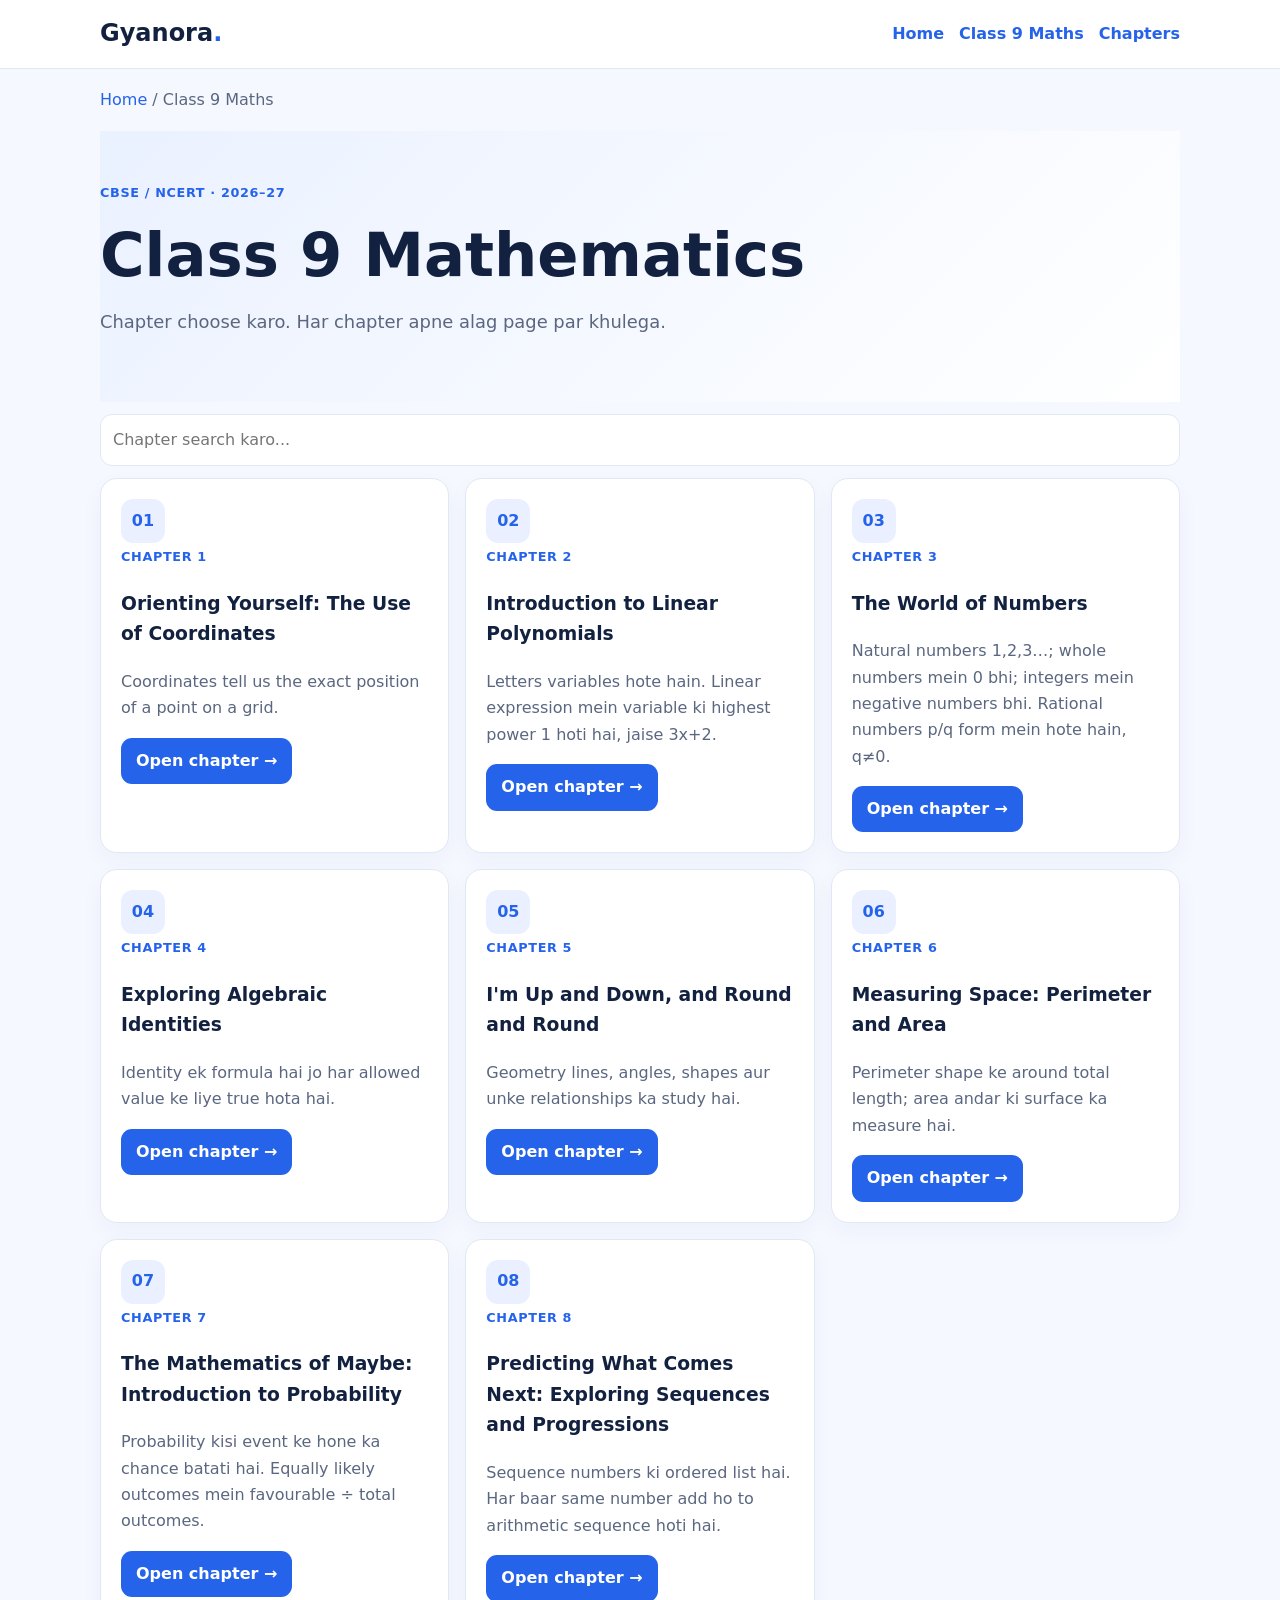
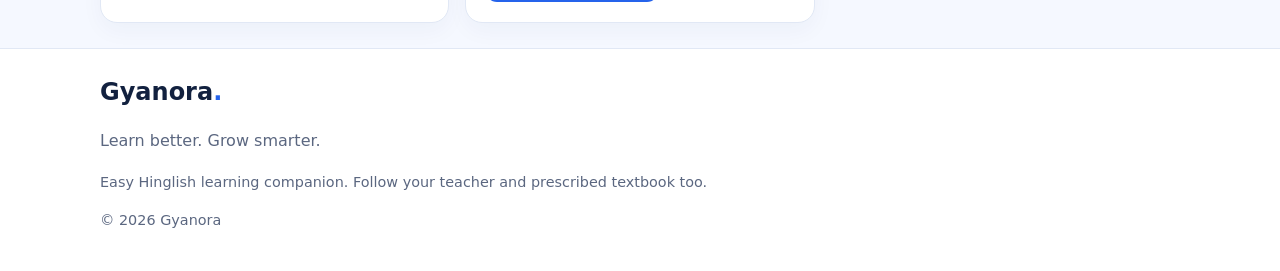
<file: class9.html>
<!doctype html><html lang="en"><head><meta charset="utf-8"><meta name="viewport" content="width=device-width,initial-scale=1"><meta name="theme-color" content="#2563eb"><title>Class 9 Maths Chapters | Gyanora</title><link rel="stylesheet" href="style.css"><!-- Google Analytics: GYANORA -->
<script async src="https://www.googletagmanager.com/gtag/js?id=G-F06TS6JVC5"></script>
<script>
  window.dataLayer = window.dataLayer || [];
  function gtag(){dataLayer.push(arguments);}
  gtag('js', new Date());
  gtag('config', 'G-F06TS6JVC5');
</script>

</head><body><header><div class="container nav"><a class="logo" href="index.html">Gyanora<span>.</span></a><nav class="navlinks"><a href="index.html">Home</a><a href="class9.html">Class 9 Maths</a><a href="class9.html#chapters">Chapters</a></nav></div></header><main><div class="container"><div class="breadcrumb"><a href="index.html">Home</a> / Class 9 Maths</div><section class="hero"><span class="eyebrow">CBSE / NCERT · 2026–27</span><h1>Class 9 Mathematics</h1><p class="lead">Chapter choose karo. Har chapter apne alag page par khulega.</p></section><input class="search" id="chapterSearch" placeholder="Chapter search karo..." type="search"><div class="grid" id="chapters"><article class="card chapter-card" data-search="orienting yourself: the use of coordinates coordinates"><div class="num">01</div><span class="tag">CHAPTER 1</span><h3>Orienting Yourself: The Use of Coordinates</h3><p>Coordinates tell us the exact position of a point on a grid.</p><a class="btn" href="coordinates.html">Open chapter →</a></article><article class="card chapter-card" data-search="introduction to linear polynomials linear-polynomials"><div class="num">02</div><span class="tag">CHAPTER 2</span><h3>Introduction to Linear Polynomials</h3><p>Letters variables hote hain. Linear expression mein variable ki highest power 1 hoti hai, jaise 3x+2.</p><a class="btn" href="linear-polynomials.html">Open chapter →</a></article><article class="card chapter-card" data-search="the world of numbers numbers"><div class="num">03</div><span class="tag">CHAPTER 3</span><h3>The World of Numbers</h3><p>Natural numbers 1,2,3…; whole numbers mein 0 bhi; integers mein negative numbers bhi. Rational numbers p/q form mein hote hain, q≠0.</p><a class="btn" href="numbers.html">Open chapter →</a></article><article class="card chapter-card" data-search="exploring algebraic identities algebraic-identities"><div class="num">04</div><span class="tag">CHAPTER 4</span><h3>Exploring Algebraic Identities</h3><p>Identity ek formula hai jo har allowed value ke liye true hota hai.</p><a class="btn" href="algebraic-identities.html">Open chapter →</a></article><article class="card chapter-card" data-search="i'm up and down, and round and round geometry"><div class="num">05</div><span class="tag">CHAPTER 5</span><h3>I'm Up and Down, and Round and Round</h3><p>Geometry lines, angles, shapes aur unke relationships ka study hai.</p><a class="btn" href="geometry.html">Open chapter →</a></article><article class="card chapter-card" data-search="measuring space: perimeter and area mensuration"><div class="num">06</div><span class="tag">CHAPTER 6</span><h3>Measuring Space: Perimeter and Area</h3><p>Perimeter shape ke around total length; area andar ki surface ka measure hai.</p><a class="btn" href="mensuration.html">Open chapter →</a></article><article class="card chapter-card" data-search="the mathematics of maybe: introduction to probability probability"><div class="num">07</div><span class="tag">CHAPTER 7</span><h3>The Mathematics of Maybe: Introduction to Probability</h3><p>Probability kisi event ke hone ka chance batati hai. Equally likely outcomes mein favourable ÷ total outcomes.</p><a class="btn" href="probability.html">Open chapter →</a></article><article class="card chapter-card" data-search="predicting what comes next: exploring sequences and progressions sequences"><div class="num">08</div><span class="tag">CHAPTER 8</span><h3>Predicting What Comes Next: Exploring Sequences and Progressions</h3><p>Sequence numbers ki ordered list hai. Har baar same number add ho to arithmetic sequence hoti hai.</p><a class="btn" href="sequences.html">Open chapter →</a></article></div></div></main><footer><div class="container"><a class="logo" href="index.html">Gyanora<span>.</span></a><p>Learn better. Grow smarter.</p><p class="small">Easy Hinglish learning companion. Follow your teacher and prescribed textbook too.</p><p class="small">© 2026 Gyanora</p></div></footer><script src="app.js"></script></body></html>
</file>
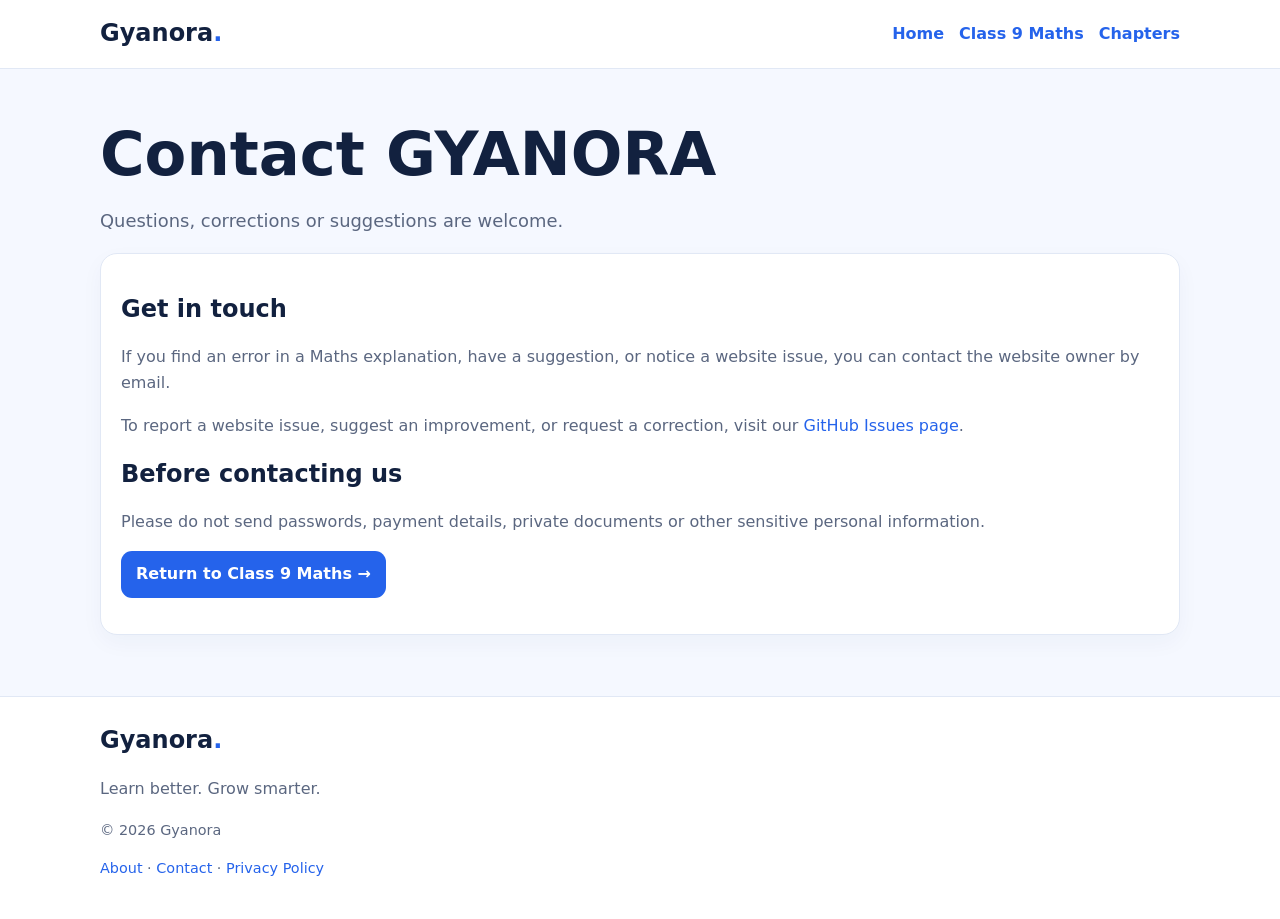
<file: contact.html>
<!DOCTYPE html>
<html lang="en">
<head>
  <meta charset="UTF-8">
  <meta name="viewport" content="width=device-width, initial-scale=1.0">
  <meta name="description" content="Contact GYANORA with questions, corrections or suggestions about the Class 9 Maths learning website.">
  <title>Contact GYANORA</title>
  <link rel="stylesheet" href="style.css">
</head>
<body>
  <header>
    <div class="container nav">
      <a class="logo" href="index.html">Gyanora<span>.</span></a>
      <nav class="navlinks">
        <a href="index.html">Home</a>
        <a href="class9.html">Class 9 Maths</a>
        <a href="class9.html#chapters">Chapters</a>
      </nav>
    </div>
  </header>

  <main class="section">
    <div class="container">
      <h1>Contact GYANORA</h1>
      <p class="lead">Questions, corrections or suggestions are welcome.</p>

      <article class="card">
        <h2>Get in touch</h2>
        <p>If you find an error in a Maths explanation, have a suggestion, or notice a website issue, you can contact the website owner by email.</p>
        <p>To report a website issue, suggest an improvement, or request a correction, visit our
<a href="https://github.com/priyanshupal96116/my-client-website/issues" target="_blank" rel="noopener noreferrer">GitHub Issues page</a>.</p>

        <h2>Before contacting us</h2>
        <p>Please do not send passwords, payment details, private documents or other sensitive personal information.</p>

        <p><a class="btn" href="class9.html">Return to Class 9 Maths →</a></p>
      </article>
    </div>
  </main>

  <footer>
    <div class="container">
      <a class="logo" href="index.html">Gyanora<span>.</span></a>
      <p>Learn better. Grow smarter.</p>
      <p class="small">© 2026 Gyanora</p>
      <p class="small">
        <a href="about.html">About</a> ·
        <a href="contact.html">Contact</a> ·
        <a href="privacy-policy.html">Privacy Policy</a>
      </p>
    </div>
  </footer>
</body>
</html>
</file>
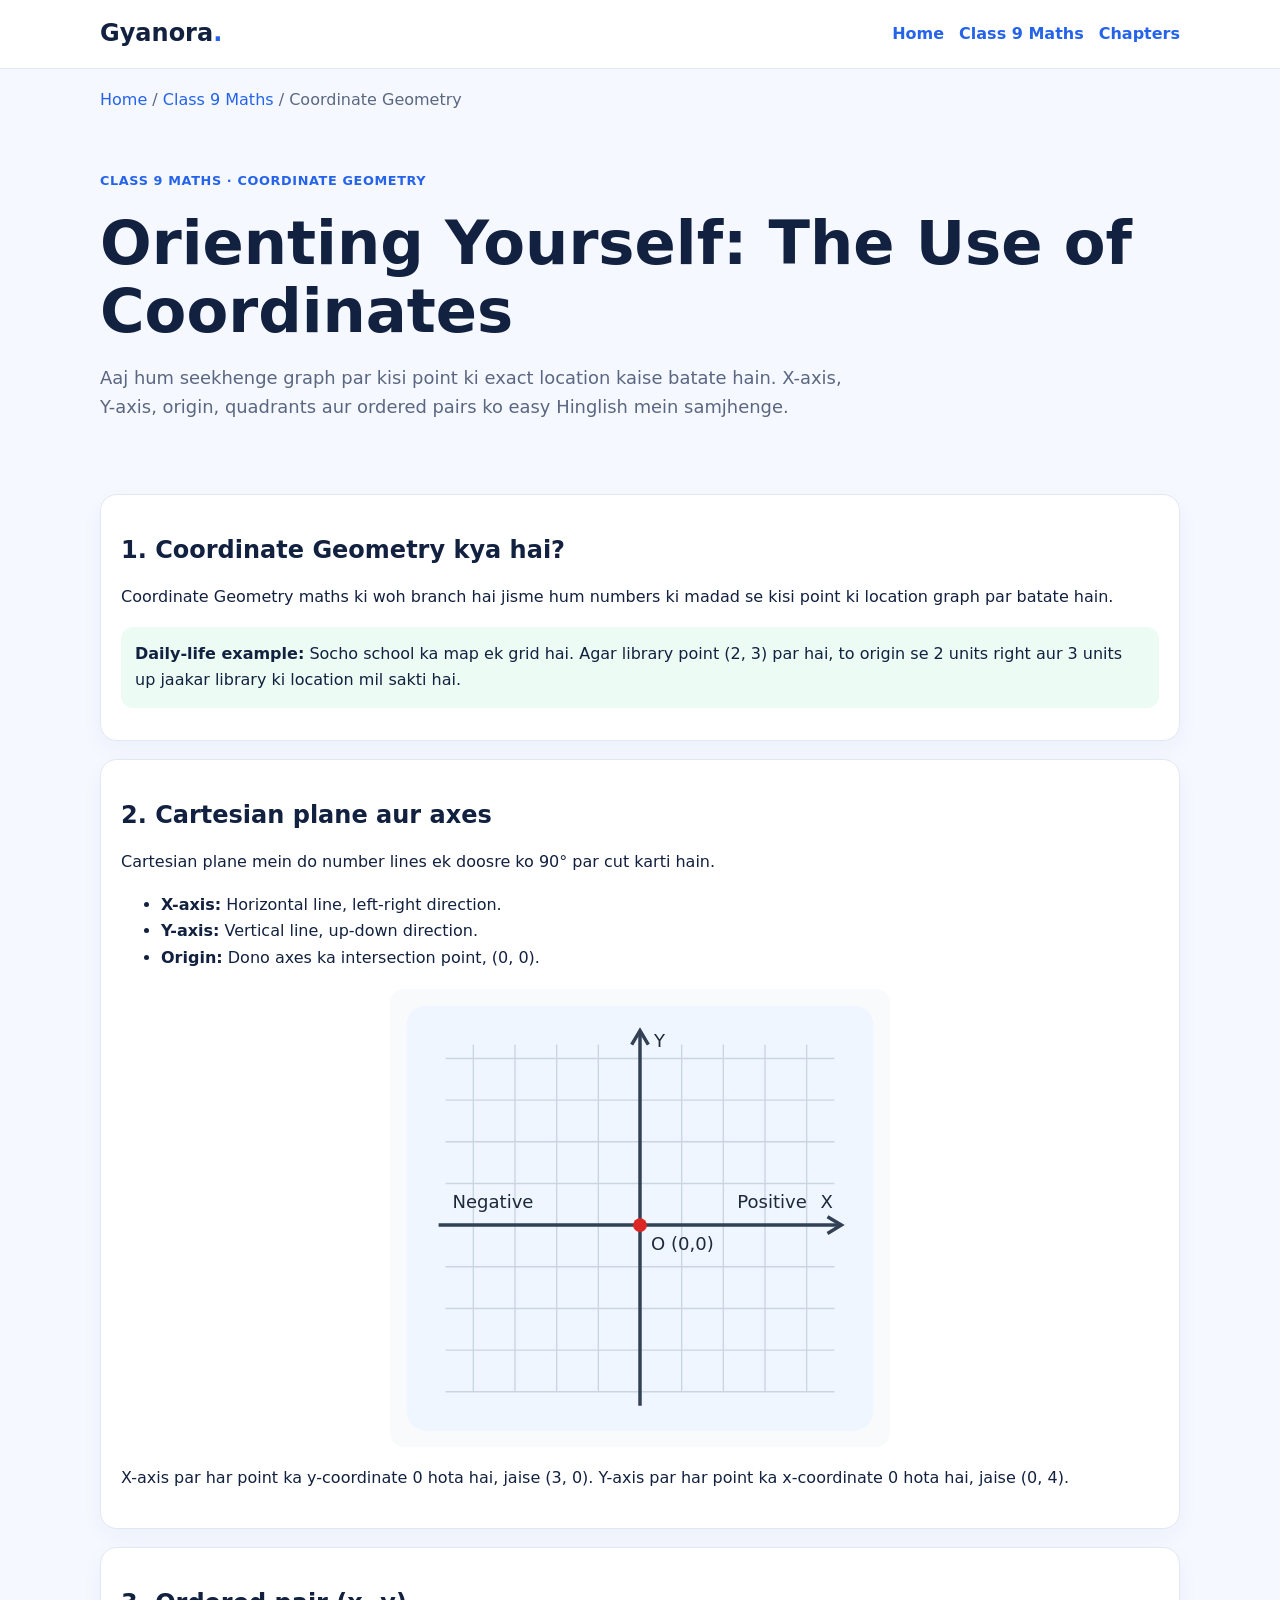
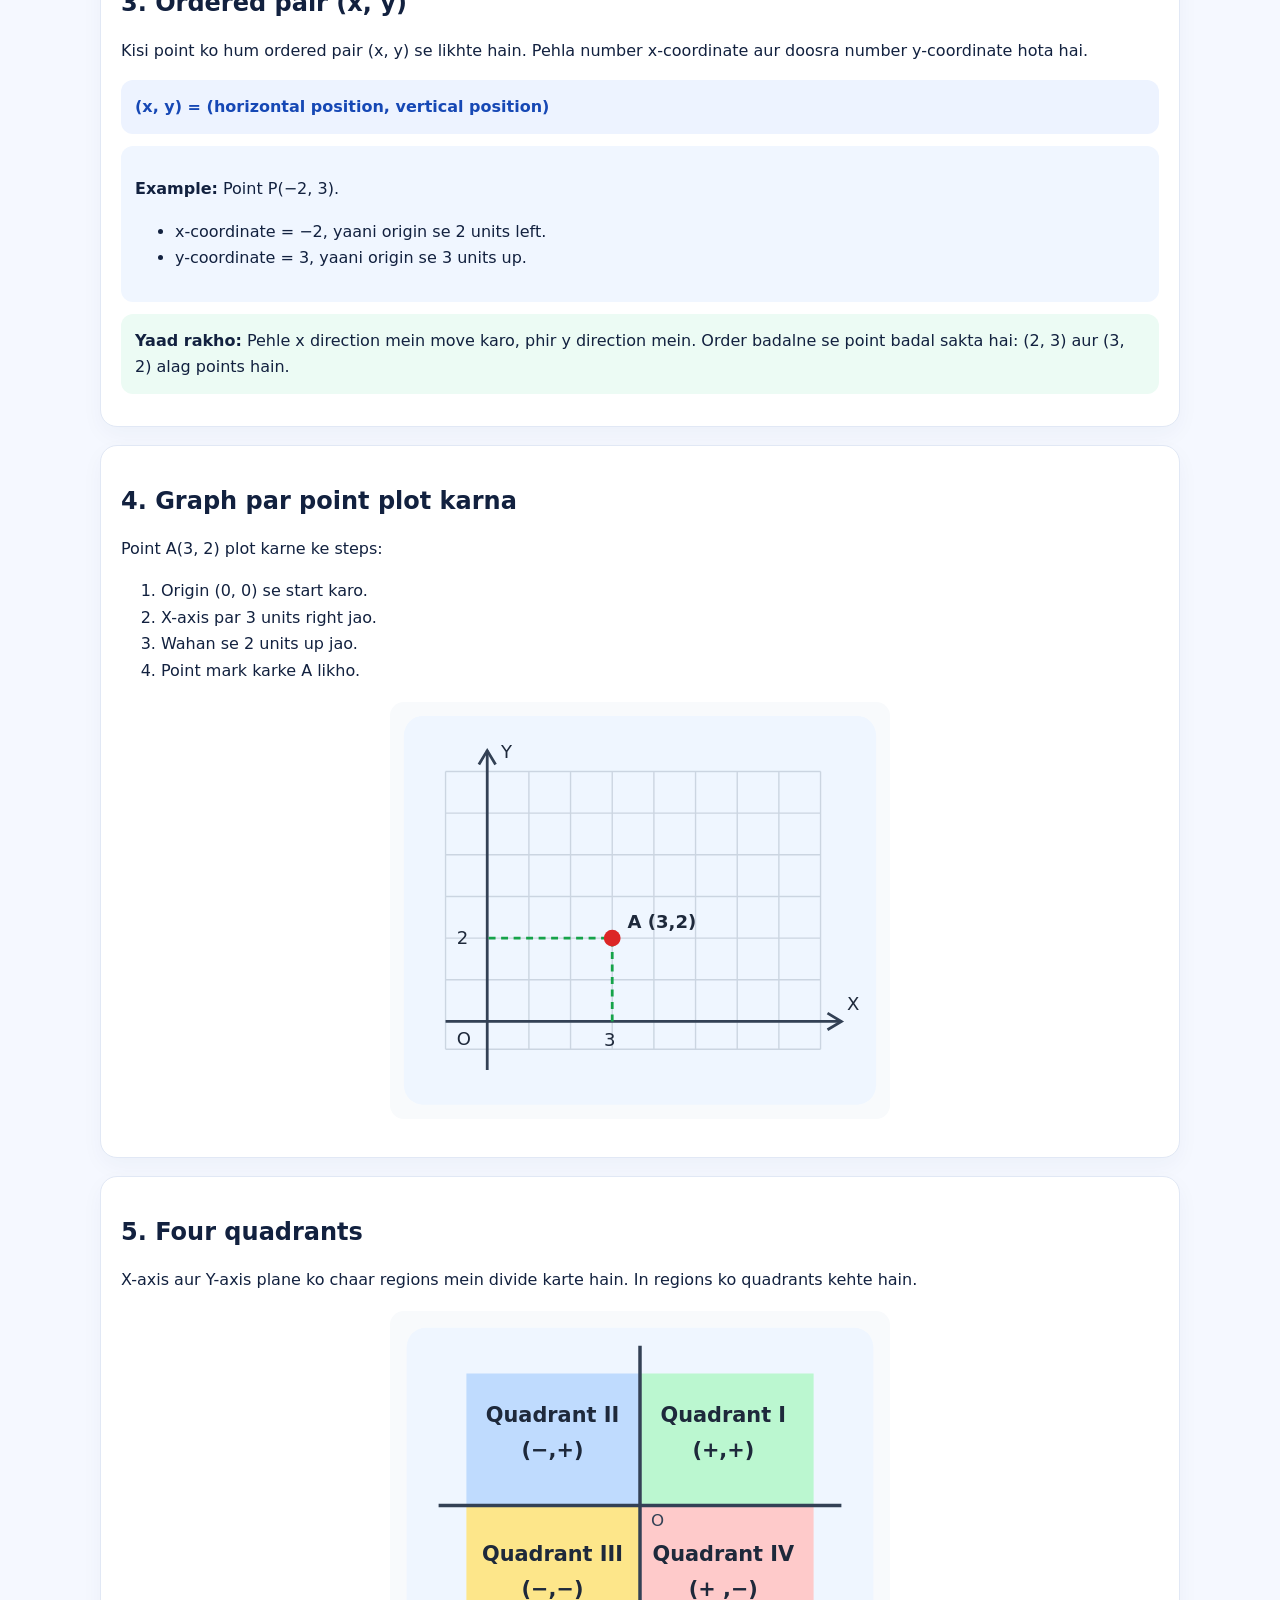
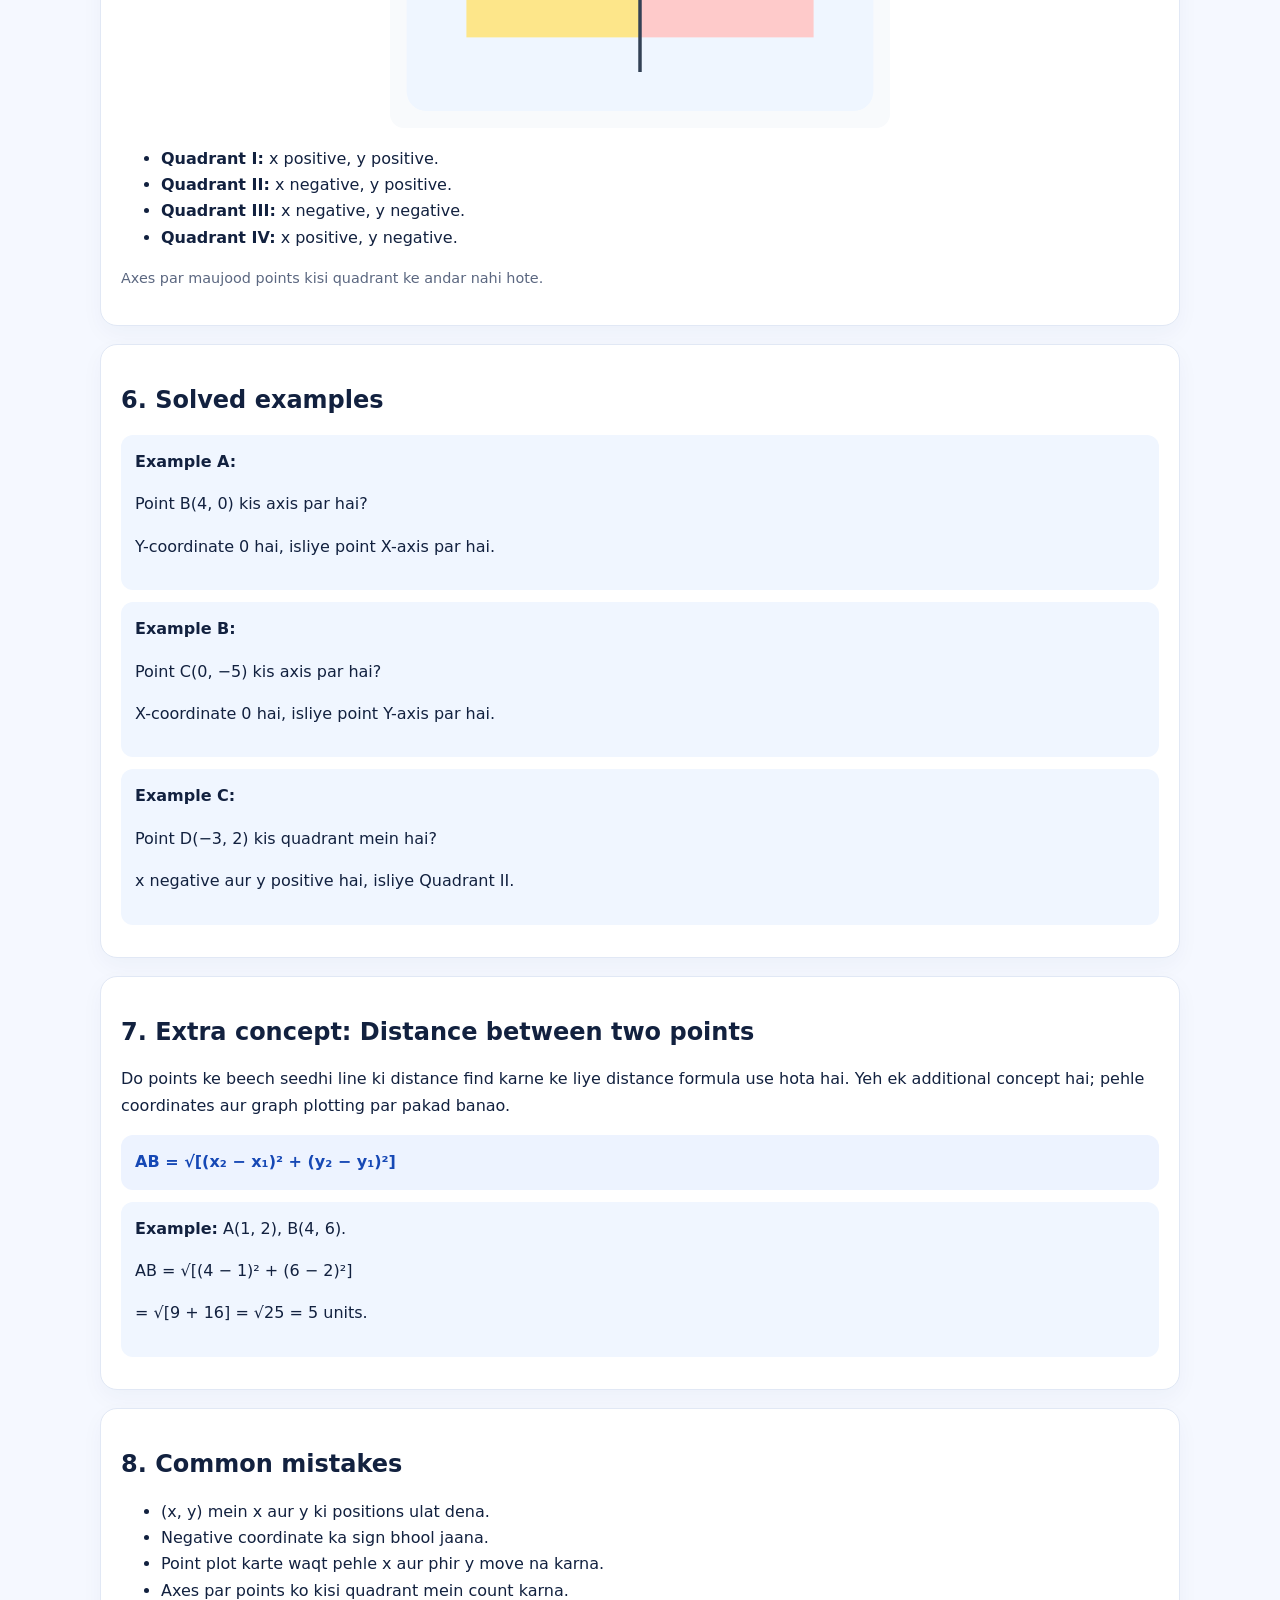
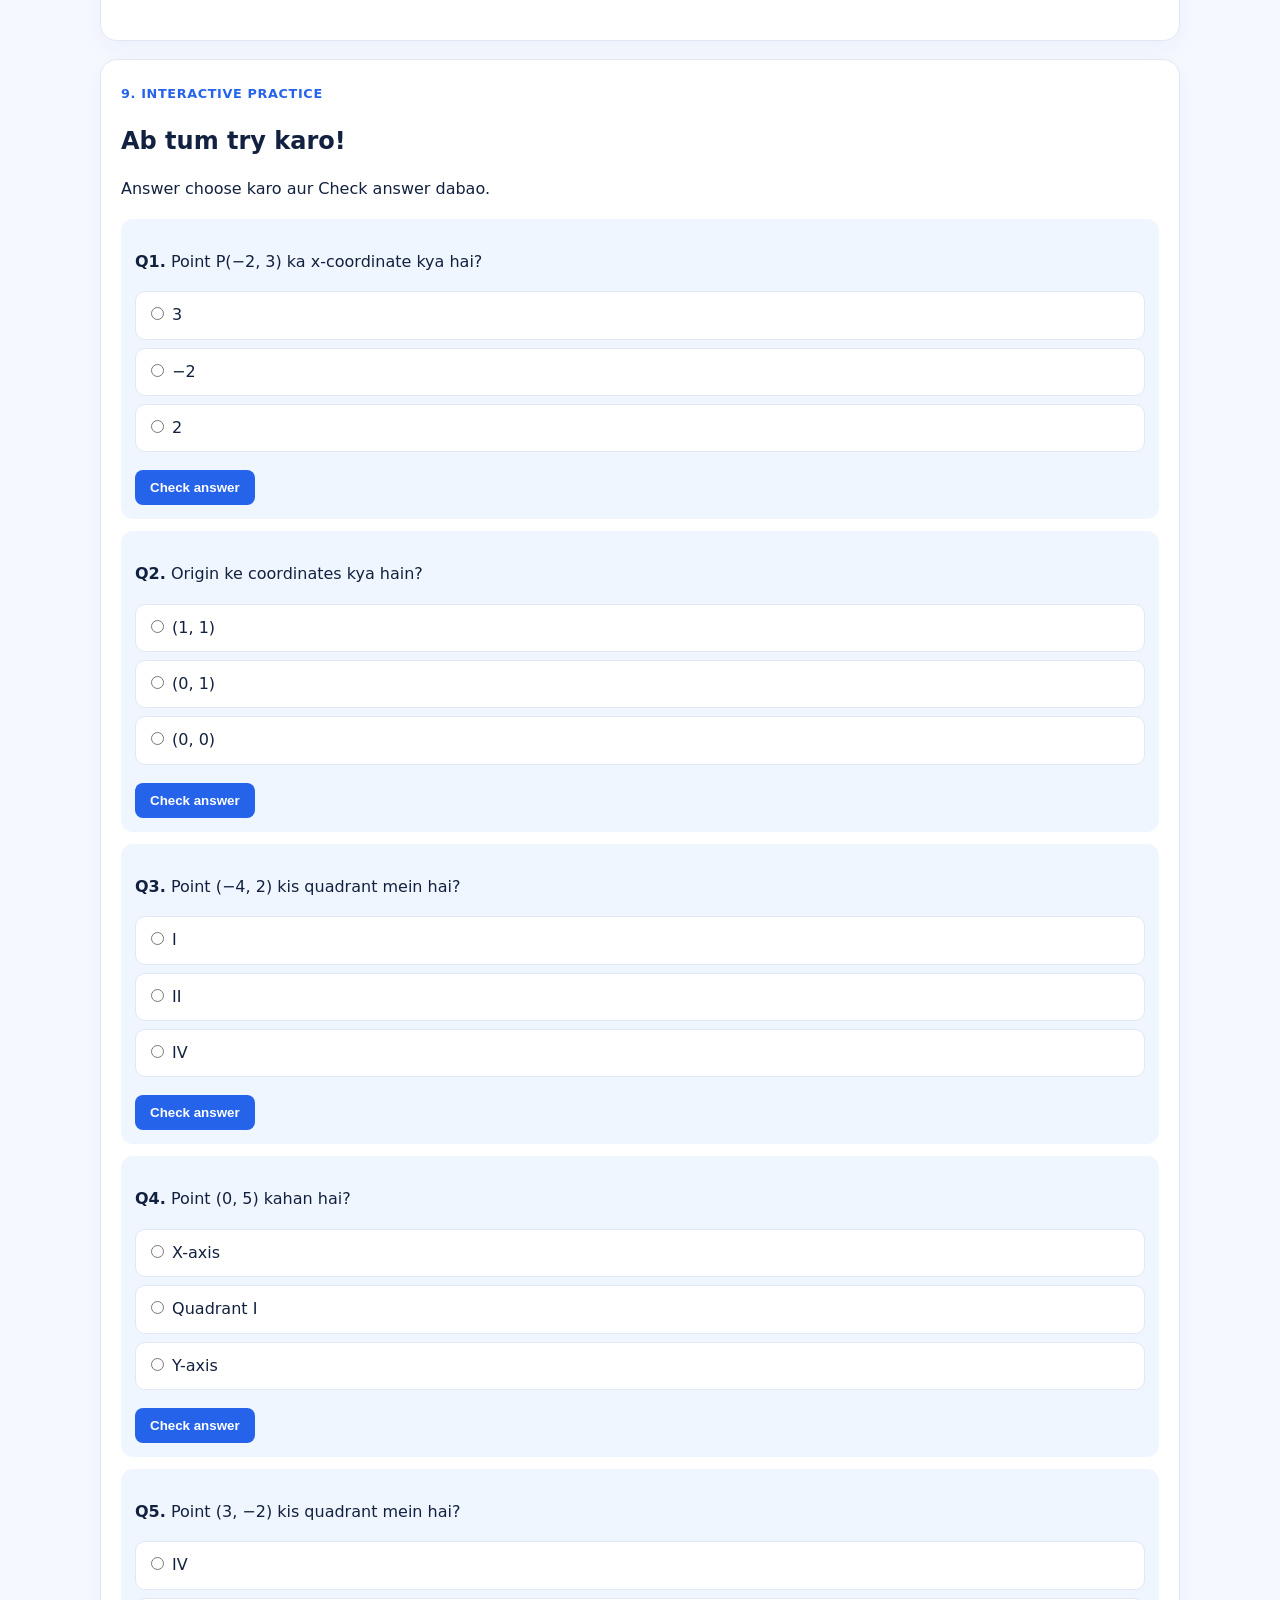
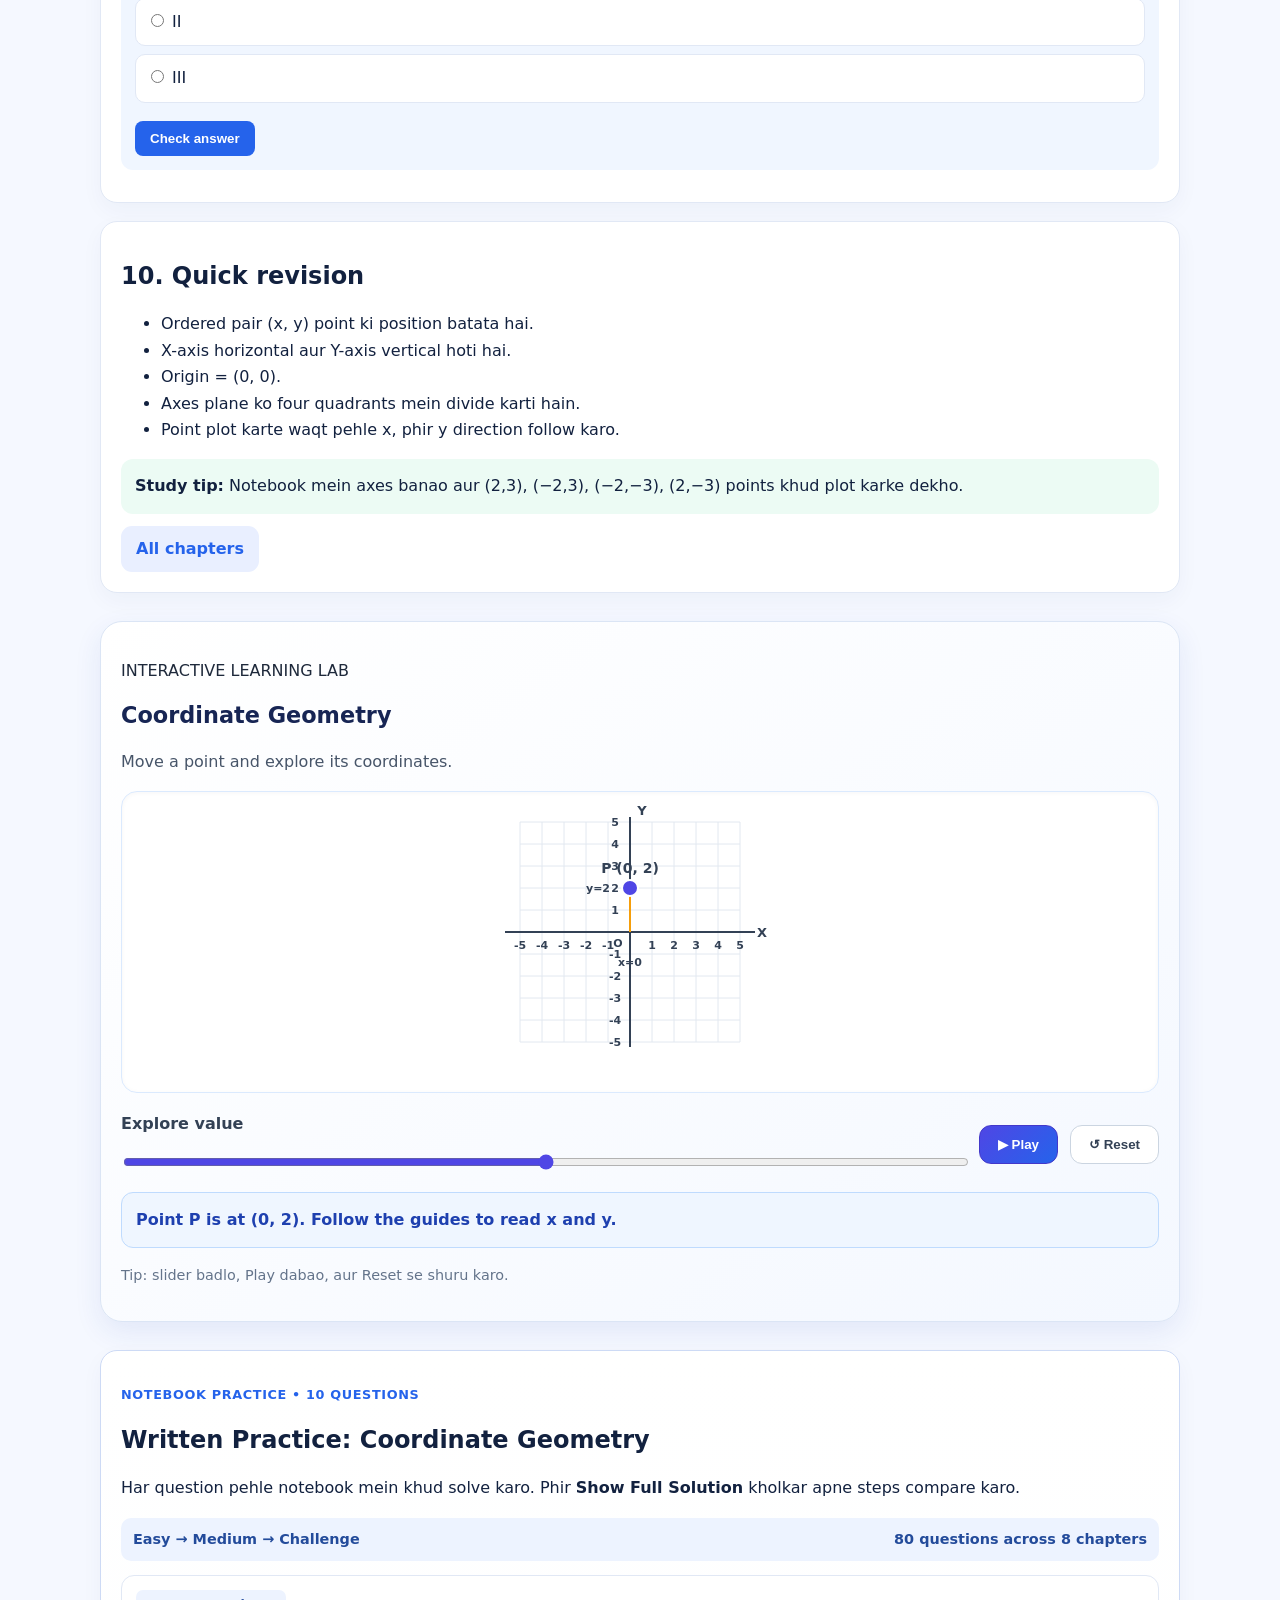
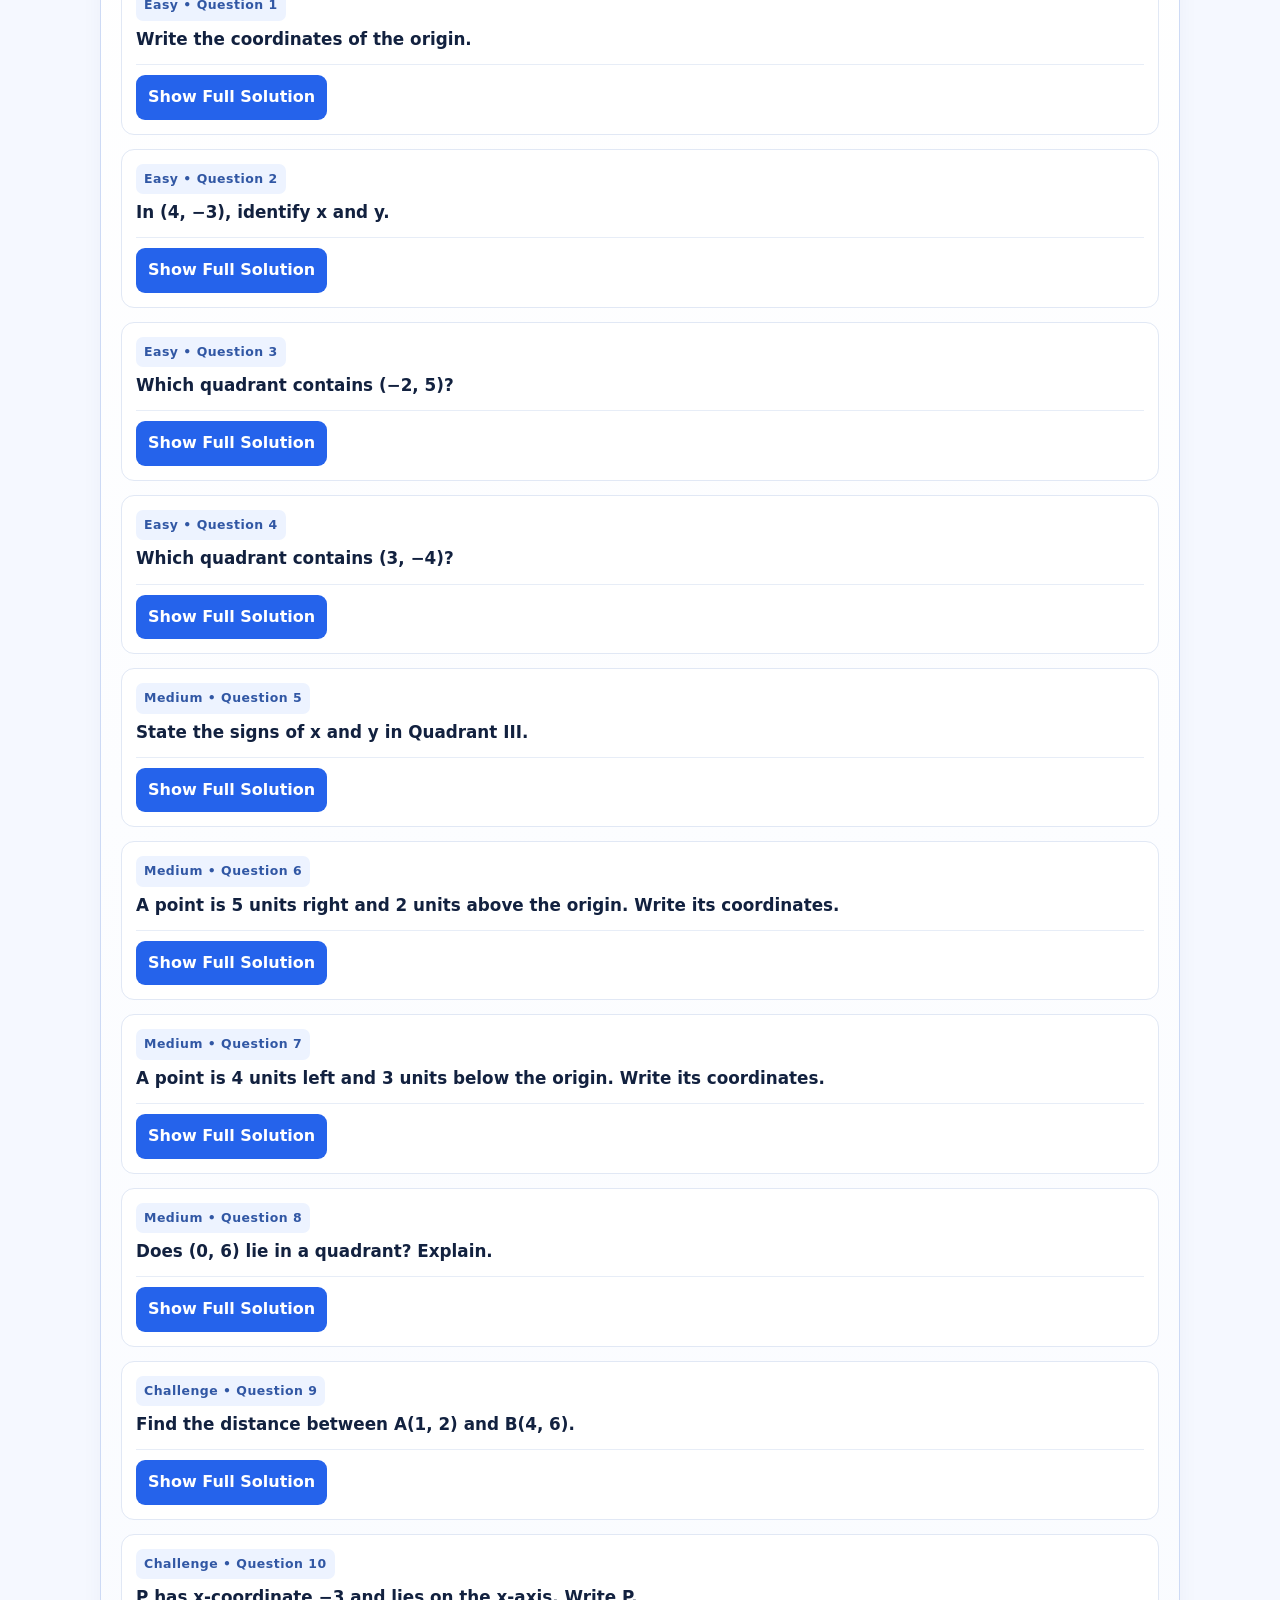
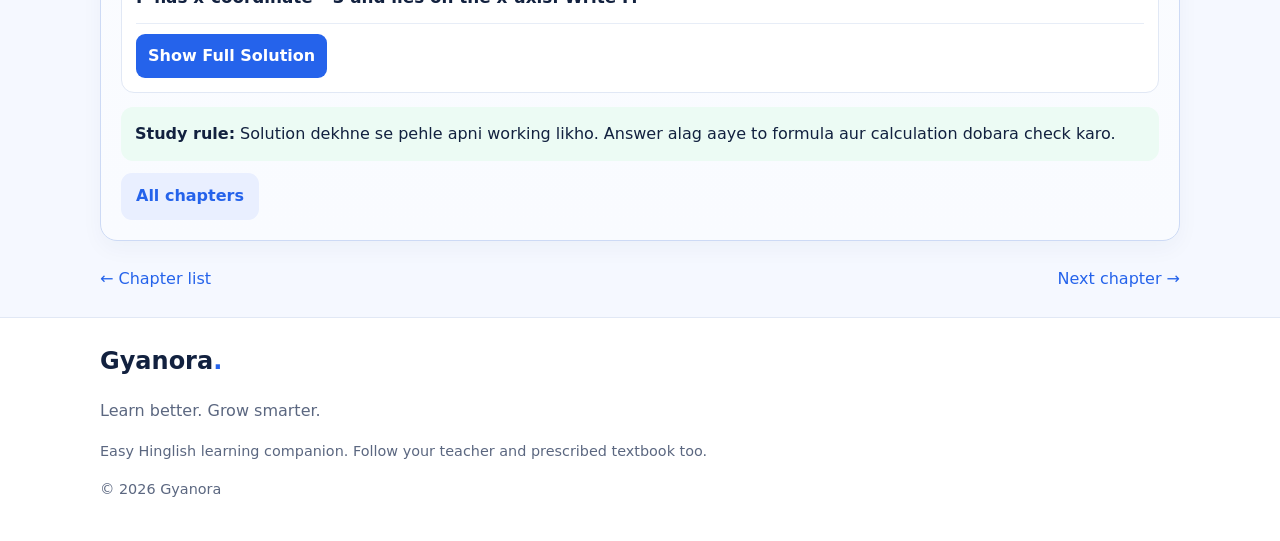
<file: coordinates.html>
<!DOCTYPE html>
<html lang="en">
<head>
  <meta charset="utf-8">
  <meta name="viewport" content="width=device-width, initial-scale=1">
  <meta name="theme-color" content="#2563eb">
  <title>Orienting Yourself: The Use of Coordinates | Gyanora</title>
  <link rel="stylesheet" href="style.css">
  <style>
    .diagram {
      display: block;
      width: 100%;
      max-width: 500px;
      height: auto;
      margin: 18px auto;
      background: #f8fafc;
      border-radius: 14px;
    }
    .answer-box {
      display: none;
      padding: 14px;
      margin-top: 12px;
      border-radius: 10px;
      background: #eff6ff;
    }
    .practice-btn {
      margin-top: 10px;
      padding: 10px 15px;
      border: 0;
      border-radius: 8px;
      background: #2563eb;
      color: white;
      cursor: pointer;
      font-weight: 600;
    }
    .formula { overflow-wrap: anywhere; }
  </style>
<!-- Google Analytics: GYANORA -->
<script async src="https://www.googletagmanager.com/gtag/js?id=G-F06TS6JVC5"></script>
<script>
  window.dataLayer = window.dataLayer || [];
  function gtag(){dataLayer.push(arguments);}
  gtag('js', new Date());
  gtag('config', 'G-F06TS6JVC5');
</script>

</head>
<body>
<header>
  <div class="container nav">
    <a class="logo" href="index.html">Gyanora<span>.</span></a>
    <nav class="navlinks">
      <a href="index.html">Home</a>
      <a href="class9.html">Class 9 Maths</a>
      <a href="class9.html#chapters">Chapters</a>
    </nav>
  </div>
</header>

<main>
<div class="container">
  <div class="breadcrumb">
    <a href="index.html">Home</a> /
    <a href="class9.html">Class 9 Maths</a> / Coordinate Geometry
  </div>

  <section class="section">
    <span class="eyebrow">CLASS 9 MATHS · COORDINATE GEOMETRY</span>
    <h1>Orienting Yourself: The Use of Coordinates</h1>
    <p class="lead">
      Aaj hum seekhenge graph par kisi point ki exact location kaise batate hain.
      X-axis, Y-axis, origin, quadrants aur ordered pairs ko easy Hinglish mein samjhenge.
    </p>
  </section>

  <section class="lesson">
    <h2>1. Coordinate Geometry kya hai?</h2>
    <p>
      Coordinate Geometry maths ki woh branch hai jisme hum numbers ki madad
      se kisi point ki location graph par batate hain.
    </p>
    <div class="tip">
      <strong>Daily-life example:</strong> Socho school ka map ek grid hai.
      Agar library point (2, 3) par hai, to origin se 2 units right aur 3 units up
      jaakar library ki location mil sakti hai.
    </div>
  </section>

  <section class="lesson">
    <h2>2. Cartesian plane aur axes</h2>
    <p>
      Cartesian plane mein do number lines ek doosre ko 90° par cut karti hain.
    </p>
    <ul>
      <li><strong>X-axis:</strong> Horizontal line, left-right direction.</li>
      <li><strong>Y-axis:</strong> Vertical line, up-down direction.</li>
      <li><strong>Origin:</strong> Dono axes ka intersection point, (0, 0).</li>
    </ul>

    <svg class="diagram" viewBox="0 0 360 330" role="img"
         aria-label="Cartesian plane with X-axis, Y-axis and origin">
      <rect x="12" y="12" width="336" height="306" rx="14" fill="#eff6ff"/>
      <g stroke="#cbd5e1" stroke-width="1">
        <path d="M60 40V290 M90 40V290 M120 40V290 M150 40V290 M180 40V290 M210 40V290 M240 40V290 M270 40V290 M300 40V290"/>
        <path d="M40 50H320 M40 80H320 M40 110H320 M40 140H320 M40 170H320 M40 200H320 M40 230H320 M40 260H320 M40 290H320"/>
      </g>
      <g stroke="#334155" stroke-width="2.5" fill="none">
        <path d="M35 170H325 M180 300V30"/>
        <path d="M315 164L325 170L315 176 M174 40L180 30L186 40"/>
      </g>
      <circle cx="180" cy="170" r="5" fill="#dc2626"/>
      <g fill="#1e293b" font-size="13">
        <text x="310" y="158">X</text>
        <text x="190" y="42">Y</text>
        <text x="188" y="188">O (0,0)</text>
        <text x="45" y="158">Negative</text>
        <text x="250" y="158">Positive</text>
      </g>
    </svg>
    <p>
      X-axis par har point ka y-coordinate 0 hota hai, jaise (3, 0).
      Y-axis par har point ka x-coordinate 0 hota hai, jaise (0, 4).
    </p>
  </section>

  <section class="lesson">
    <h2>3. Ordered pair (x, y)</h2>
    <p>
      Kisi point ko hum ordered pair (x, y) se likhte hain. Pehla number x-coordinate
      aur doosra number y-coordinate hota hai.
    </p>
    <div class="formula">(x, y) = (horizontal position, vertical position)</div>
    <div class="example">
      <p><strong>Example:</strong> Point P(−2, 3).</p>
      <ul>
        <li>x-coordinate = −2, yaani origin se 2 units left.</li>
        <li>y-coordinate = 3, yaani origin se 3 units up.</li>
      </ul>
    </div>
    <div class="tip">
      <strong>Yaad rakho:</strong> Pehle x direction mein move karo, phir y direction mein.
      Order badalne se point badal sakta hai: (2, 3) aur (3, 2) alag points hain.
    </div>
  </section>

  <section class="lesson">
    <h2>4. Graph par point plot karna</h2>
    <p>Point A(3, 2) plot karne ke steps:</p>
    <ol>
      <li>Origin (0, 0) se start karo.</li>
      <li>X-axis par 3 units right jao.</li>
      <li>Wahan se 2 units up jao.</li>
      <li>Point mark karke A likho.</li>
    </ol>

    <svg class="diagram" viewBox="0 0 360 300" role="img"
         aria-label="Graph showing point A at coordinates 3,2">
      <rect x="10" y="10" width="340" height="280" rx="14" fill="#eff6ff"/>
      <g stroke="#cbd5e1" stroke-width="1">
        <path d="M40 50V250 M70 50V250 M100 50V250 M130 50V250 M160 50V250 M190 50V250 M220 50V250 M250 50V250 M280 50V250 M310 50V250"/>
        <path d="M40 50H310 M40 80H310 M40 110H310 M40 140H310 M40 170H310 M40 200H310 M40 230H310 M40 250H310"/>
      </g>
      <g stroke="#334155" stroke-width="2" fill="none">
        <path d="M40 230H325 M70 265V35"/>
        <path d="M315 224L325 230L315 236 M64 45L70 35L76 45"/>
      </g>
      <path d="M160 230V170H70" stroke="#16a34a" stroke-width="2" stroke-dasharray="5 4" fill="none"/>
      <circle cx="160" cy="170" r="6" fill="#dc2626"/>
      <g fill="#1e293b" font-size="13">
        <text x="329" y="222">X</text>
        <text x="80" y="40">Y</text>
        <text x="48" y="247">O</text>
        <text x="154" y="248">3</text>
        <text x="48" y="174">2</text>
        <text x="171" y="163" font-weight="bold">A (3,2)</text>
      </g>
    </svg>
  </section>

  <section class="lesson">
    <h2>5. Four quadrants</h2>
    <p>
      X-axis aur Y-axis plane ko chaar regions mein divide karte hain.
      In regions ko quadrants kehte hain.
    </p>
    <svg class="diagram" viewBox="0 0 360 300" role="img"
         aria-label="Four quadrants with coordinate signs">
      <rect x="12" y="12" width="336" height="276" rx="14" fill="#eff6ff"/>
      <rect x="180" y="45" width="125" height="95" fill="#bbf7d0"/>
      <rect x="55" y="45" width="125" height="95" fill="#bfdbfe"/>
      <rect x="55" y="140" width="125" height="95" fill="#fde68a"/>
      <rect x="180" y="140" width="125" height="95" fill="#fecaca"/>
      <g stroke="#334155" stroke-width="2.5">
        <path d="M35 140H325 M180 260V25"/>
      </g>
      <g fill="#1e293b" font-size="15" font-weight="bold" text-anchor="middle">
        <text x="240" y="80">Quadrant I</text>
        <text x="240" y="105">(+,+)</text>
        <text x="117" y="80">Quadrant II</text>
        <text x="117" y="105">(−,+)</text>
        <text x="117" y="180">Quadrant III</text>
        <text x="117" y="205">(−,−)</text>
        <text x="240" y="180">Quadrant IV</text>
        <text x="240" y="205">(+ ,−)</text>
      </g>
      <text x="188" y="155" font-size="12" fill="#334155">O</text>
    </svg>
    <ul>
      <li><strong>Quadrant I:</strong> x positive, y positive.</li>
      <li><strong>Quadrant II:</strong> x negative, y positive.</li>
      <li><strong>Quadrant III:</strong> x negative, y negative.</li>
      <li><strong>Quadrant IV:</strong> x positive, y negative.</li>
    </ul>
    <p class="small">
      Axes par maujood points kisi quadrant ke andar nahi hote.
    </p>
  </section>

  <section class="lesson">
    <h2>6. Solved examples</h2>
    <div class="example">
      <strong>Example A:</strong>
      <p>Point B(4, 0) kis axis par hai?</p>
      <p>Y-coordinate 0 hai, isliye point X-axis par hai.</p>
    </div>
    <div class="example">
      <strong>Example B:</strong>
      <p>Point C(0, −5) kis axis par hai?</p>
      <p>X-coordinate 0 hai, isliye point Y-axis par hai.</p>
    </div>
    <div class="example">
      <strong>Example C:</strong>
      <p>Point D(−3, 2) kis quadrant mein hai?</p>
      <p>x negative aur y positive hai, isliye Quadrant II.</p>
    </div>
  </section>

  <section class="lesson">
    <h2>7. Extra concept: Distance between two points</h2>
    <p>
      Do points ke beech seedhi line ki distance find karne ke liye distance
      formula use hota hai. Yeh ek additional concept hai; pehle coordinates aur
      graph plotting par pakad banao.
    </p>
    <div class="formula">
      AB = √[(x₂ − x₁)² + (y₂ − y₁)²]
    </div>
    <div class="example">
      <strong>Example:</strong> A(1, 2), B(4, 6).
      <p>AB = √[(4 − 1)² + (6 − 2)²]</p>
      <p>= √[9 + 16] = √25 = 5 units.</p>
    </div>
  </section>

  <section class="lesson">
    <h2>8. Common mistakes</h2>
    <ul>
      <li>(x, y) mein x aur y ki positions ulat dena.</li>
      <li>Negative coordinate ka sign bhool jaana.</li>
      <li>Point plot karte waqt pehle x aur phir y move na karna.</li>
      <li>Axes par points ko kisi quadrant mein count karna.</li>
    </ul>
  </section>

  <section class="quiz">
    <span class="eyebrow">9. INTERACTIVE PRACTICE</span>
    <h2>Ab tum try karo!</h2>
    <p>Answer choose karo aur Check answer dabao.</p>

    <div class="example">
      <p><strong>Q1.</strong> Point P(−2, 3) ka x-coordinate kya hai?</p>
      <label class="option"><input type="radio" name="q1" value="a"> 3</label>
      <label class="option"><input type="radio" name="q1" value="b"> −2</label>
      <label class="option"><input type="radio" name="q1" value="c"> 2</label>
      <button class="practice-btn" type="button" onclick="checkQuestion('q1','b','a1','Sahi! Ordered pair mein pehla number x-coordinate hota hai: −2.')">Check answer</button>
      <div class="answer-box" id="a1" role="status"></div>
    </div>

    <div class="example">
      <p><strong>Q2.</strong> Origin ke coordinates kya hain?</p>
      <label class="option"><input type="radio" name="q2" value="a"> (1, 1)</label>
      <label class="option"><input type="radio" name="q2" value="b"> (0, 1)</label>
      <label class="option"><input type="radio" name="q2" value="c"> (0, 0)</label>
      <button class="practice-btn" type="button" onclick="checkQuestion('q2','c','a2','Sahi! X-axis aur Y-axis ka intersection origin (0,0) hai.')">Check answer</button>
      <div class="answer-box" id="a2" role="status"></div>
    </div>

    <div class="example">
      <p><strong>Q3.</strong> Point (−4, 2) kis quadrant mein hai?</p>
      <label class="option"><input type="radio" name="q3" value="a"> I</label>
      <label class="option"><input type="radio" name="q3" value="b"> II</label>
      <label class="option"><input type="radio" name="q3" value="c"> IV</label>
      <button class="practice-btn" type="button" onclick="checkQuestion('q3','b','a3','Sahi! x negative aur y positive hone par point Quadrant II mein hota hai.')">Check answer</button>
      <div class="answer-box" id="a3" role="status"></div>
    </div>

    <div class="example">
      <p><strong>Q4.</strong> Point (0, 5) kahan hai?</p>
      <label class="option"><input type="radio" name="q4" value="a"> X-axis</label>
      <label class="option"><input type="radio" name="q4" value="b"> Quadrant I</label>
      <label class="option"><input type="radio" name="q4" value="c"> Y-axis</label>
      <button class="practice-btn" type="button" onclick="checkQuestion('q4','c','a4','Sahi! x-coordinate 0 hai, isliye point Y-axis par hai.')">Check answer</button>
      <div class="answer-box" id="a4" role="status"></div>
    </div>

    <div class="example">
      <p><strong>Q5.</strong> Point (3, −2) kis quadrant mein hai?</p>
      <label class="option"><input type="radio" name="q5" value="a"> IV</label>
      <label class="option"><input type="radio" name="q5" value="b"> II</label>
      <label class="option"><input type="radio" name="q5" value="c"> III</label>
      <button class="practice-btn" type="button" onclick="checkQuestion('q5','a','a5','Sahi! x positive aur y negative hone par point Quadrant IV mein hota hai.')">Check answer</button>
      <div class="answer-box" id="a5" role="status"></div>
    </div>
  </section>

  <section class="lesson">
    <h2>10. Quick revision</h2>
    <ul>
      <li>Ordered pair (x, y) point ki position batata hai.</li>
      <li>X-axis horizontal aur Y-axis vertical hoti hai.</li>
      <li>Origin = (0, 0).</li>
      <li>Axes plane ko four quadrants mein divide karti hain.</li>
      <li>Point plot karte waqt pehle x, phir y direction follow karo.</li>
    </ul>
    <div class="tip">
      <strong>Study tip:</strong> Notebook mein axes banao aur (2,3), (−2,3),
      (−2,−3), (2,−3) points khud plot karke dekho.
    </div>
    <a class="btn secondary" href="class9.html">All chapters</a>
  </section>

<section class="gyanora-animation-lab" data-kind="coordinates">
  <p>INTERACTIVE LEARNING LAB</p>
  <h2>Coordinate Geometry</h2>
  <p class="lab-intro">Move a point and explore its coordinates.</p>
  <div class="lab-stage">
    <svg viewBox="0 0 620 280" role="img" aria-label="Coordinate Geometry interactive animation"></svg>
  </div>
  <div class="lab-controls">
    <label class="lab-slider">Explore value
      <input type="range" min="0" max="10" value="5" step="1">
    </label>
    <button type="button" data-play>▶ Play</button>
    <button type="button" class="lab-reset" data-reset>↺ Reset</button>
  </div>
  <p class="lab-readout" aria-live="polite">Animation ready.</p>
  <p class="lab-tip">Tip: slider badlo, Play dabao, aur Reset se shuru karo.</p>
</section>

<section class="lesson written-practice" id="written-practice">
<p class="eyebrow">NOTEBOOK PRACTICE • 10 QUESTIONS</p>
<h2>Written Practice: Coordinate Geometry</h2>
<p>Har question pehle notebook mein khud solve karo. Phir <strong>Show Full Solution</strong> kholkar apne steps compare karo.</p>
<div class="written-progress"><span>Easy → Medium → Challenge</span><span>80 questions across 8 chapters</span></div>
<article class="written-question" id="written-q1">
<p class="written-level">Easy • Question 1</p>
<h3>Write the coordinates of the origin.</h3>
<details class="solution-details"><summary>Show Full Solution</summary><div class="solution-body">
<p><strong>Concept / method:</strong> The origin is where the x-axis and y-axis meet. Both coordinates are zero.</p>
<p class="final-answer"><strong>Final answer:</strong> (0, 0)</p>
</div></details></article>
<article class="written-question" id="written-q2">
<p class="written-level">Easy • Question 2</p>
<h3>In (4, −3), identify x and y.</h3>
<details class="solution-details"><summary>Show Full Solution</summary><div class="solution-body">
<p><strong>Concept / method:</strong> In (x, y), the first number is x and the second number is y.</p>
<p class="final-answer"><strong>Final answer:</strong> x = 4, y = −3</p>
</div></details></article>
<article class="written-question" id="written-q3">
<p class="written-level">Easy • Question 3</p>
<h3>Which quadrant contains (−2, 5)?</h3>
<details class="solution-details"><summary>Show Full Solution</summary><div class="solution-body">
<p><strong>Concept / method:</strong> x is negative and y is positive. The sign pattern (−, +) is Quadrant II.</p>
<p class="final-answer"><strong>Final answer:</strong> Quadrant II</p>
</div></details></article>
<article class="written-question" id="written-q4">
<p class="written-level">Easy • Question 4</p>
<h3>Which quadrant contains (3, −4)?</h3>
<details class="solution-details"><summary>Show Full Solution</summary><div class="solution-body">
<p><strong>Concept / method:</strong> x is positive and y is negative. The sign pattern (+, −) is Quadrant IV.</p>
<p class="final-answer"><strong>Final answer:</strong> Quadrant IV</p>
</div></details></article>
<article class="written-question" id="written-q5">
<p class="written-level">Medium • Question 5</p>
<h3>State the signs of x and y in Quadrant III.</h3>
<details class="solution-details"><summary>Show Full Solution</summary><div class="solution-body">
<p><strong>Concept / method:</strong> Quadrant III is left of the y-axis and below the x-axis.</p>
<p class="final-answer"><strong>Final answer:</strong> x &lt; 0 and y &lt; 0</p>
</div></details></article>
<article class="written-question" id="written-q6">
<p class="written-level">Medium • Question 6</p>
<h3>A point is 5 units right and 2 units above the origin. Write its coordinates.</h3>
<details class="solution-details"><summary>Show Full Solution</summary><div class="solution-body">
<p><strong>Concept / method:</strong> Right means positive x; above means positive y.</p>
<p class="final-answer"><strong>Final answer:</strong> (5, 2)</p>
</div></details></article>
<article class="written-question" id="written-q7">
<p class="written-level">Medium • Question 7</p>
<h3>A point is 4 units left and 3 units below the origin. Write its coordinates.</h3>
<details class="solution-details"><summary>Show Full Solution</summary><div class="solution-body">
<p><strong>Concept / method:</strong> Left gives x = −4; below gives y = −3.</p>
<p class="final-answer"><strong>Final answer:</strong> (−4, −3)</p>
</div></details></article>
<article class="written-question" id="written-q8">
<p class="written-level">Medium • Question 8</p>
<h3>Does (0, 6) lie in a quadrant? Explain.</h3>
<details class="solution-details"><summary>Show Full Solution</summary><div class="solution-body">
<p><strong>Concept / method:</strong> A point with x = 0 lies on the y-axis, not inside a quadrant.</p>
<p class="final-answer"><strong>Final answer:</strong> No; it lies on the positive y-axis.</p>
</div></details></article>
<article class="written-question" id="written-q9">
<p class="written-level">Challenge • Question 9</p>
<h3>Find the distance between A(1, 2) and B(4, 6).</h3>
<details class="solution-details"><summary>Show Full Solution</summary><div class="solution-body">
<p><strong>Concept / method:</strong> Distance = √[(x₂−x₁)²+(y₂−y₁)²] = √[(4−1)²+(6−2)²] = √(9+16) = √25.</p>
<p class="final-answer"><strong>Final answer:</strong> 5 units</p>
</div></details></article>
<article class="written-question" id="written-q10">
<p class="written-level">Challenge • Question 10</p>
<h3>P has x-coordinate −3 and lies on the x-axis. Write P.</h3>
<details class="solution-details"><summary>Show Full Solution</summary><div class="solution-body">
<p><strong>Concept / method:</strong> Every point on the x-axis has y = 0.</p>
<p class="final-answer"><strong>Final answer:</strong> P = (−3, 0)</p>
</div></details></article>
<p class="tip"><strong>Study rule:</strong> Solution dekhne se pehle apni working likho. Answer alag aaye to formula aur calculation dobara check karo.</p>
<a class="btn secondary" href="class9.html">All chapters</a>
</section>


  <div class="chapter-nav">
    <span><a href="class9.html">← Chapter list</a></span>
    <span><a href="linear-polynomials.html">Next chapter →</a></span>
  </div>
</div>
</main>

<footer>
  <div class="container">
    <a class="logo" href="index.html">Gyanora<span>.</span></a>
    <p>Learn better. Grow smarter.</p>
    <p class="small">Easy Hinglish learning companion. Follow your teacher and prescribed textbook too.</p>
    <p class="small">© 2026 Gyanora</p>
  </div>
</footer>

<script>
function checkQuestion(name, correct, resultId, explanation) {
  const selected = document.querySelector('input[name="' + name + '"]:checked');
  const result = document.getElementById(resultId);
  result.style.display = 'block';

  if (!selected) {
    result.textContent = 'Pehle ek answer choose karo.';
    return;
  }

  if (selected.value === correct) {
    result.textContent = explanation;
  } else {
    result.textContent = 'Abhi answer sahi nahi hai. Concept dobara check karke try karo.';
  }
}
</script>
<script src="app.js"></script>
  <script src="gyanora-animations.js" defer></script>
</body>
</html>
</file>
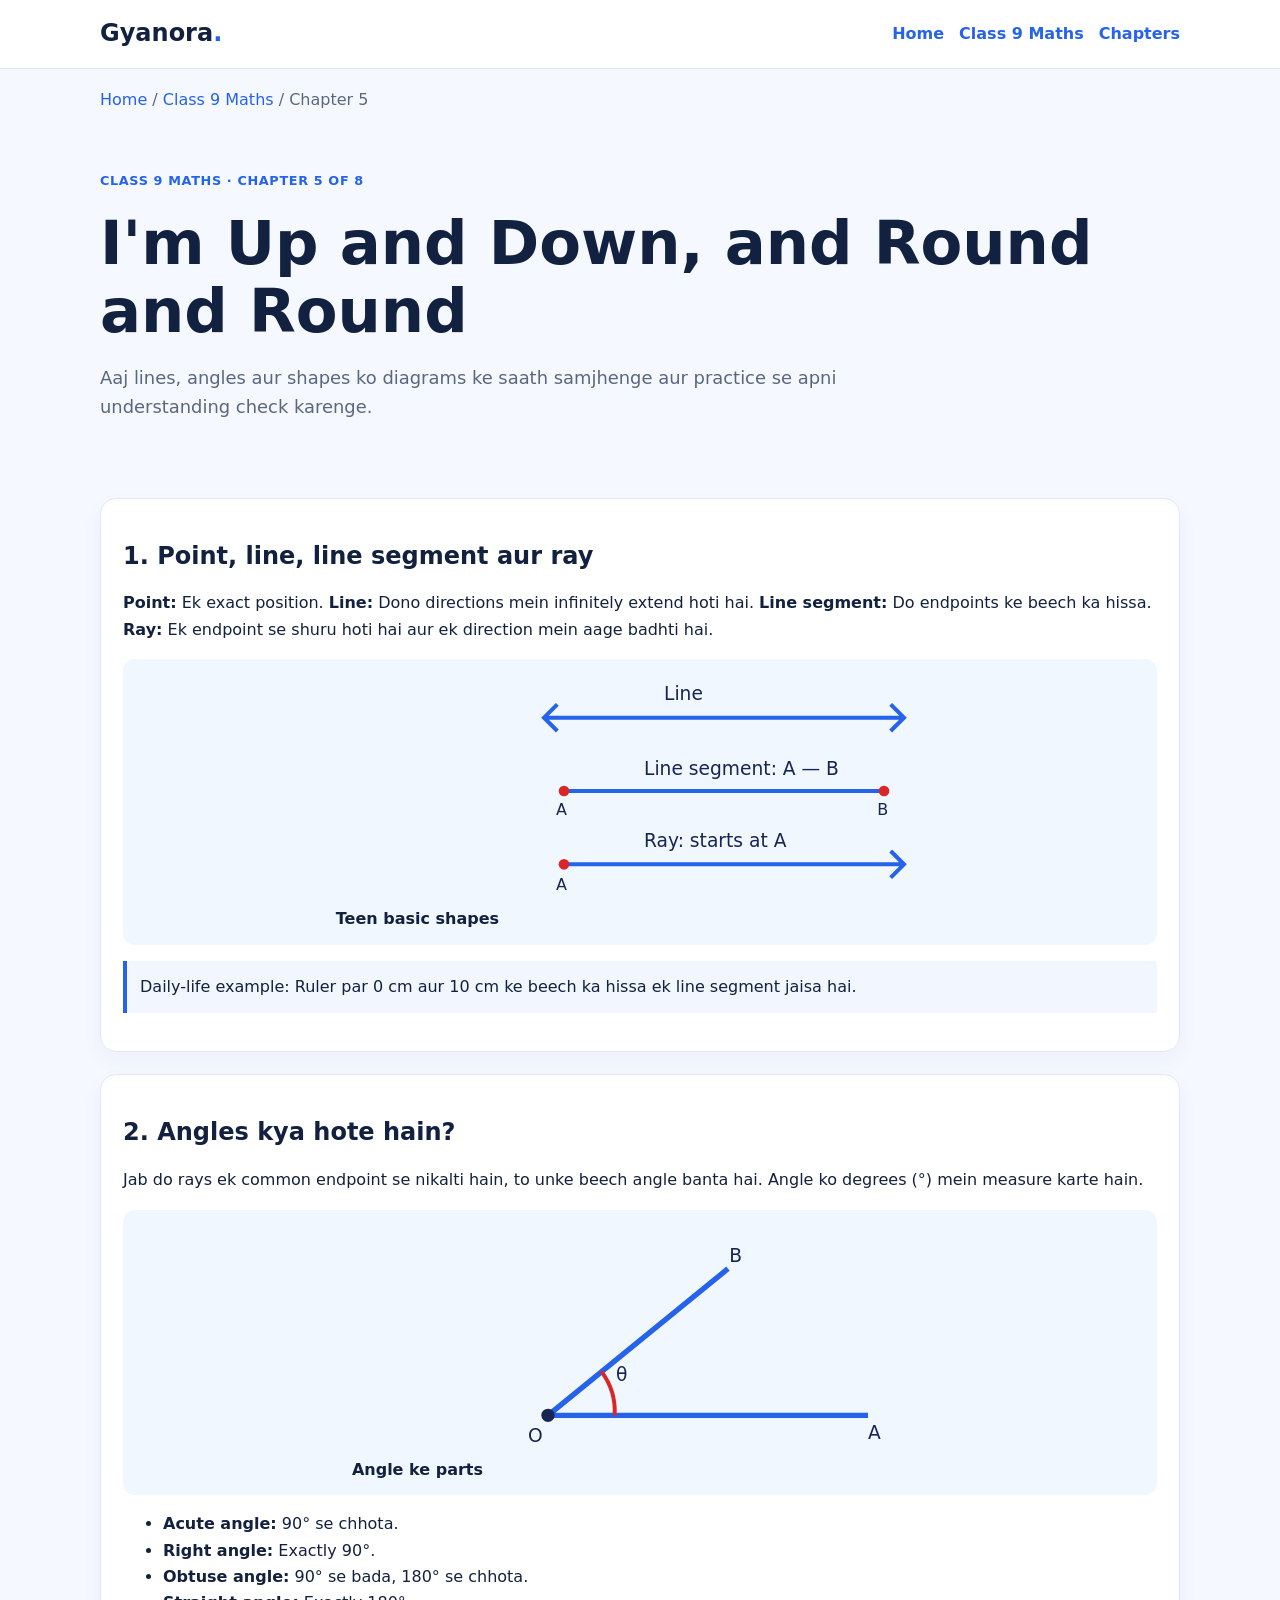
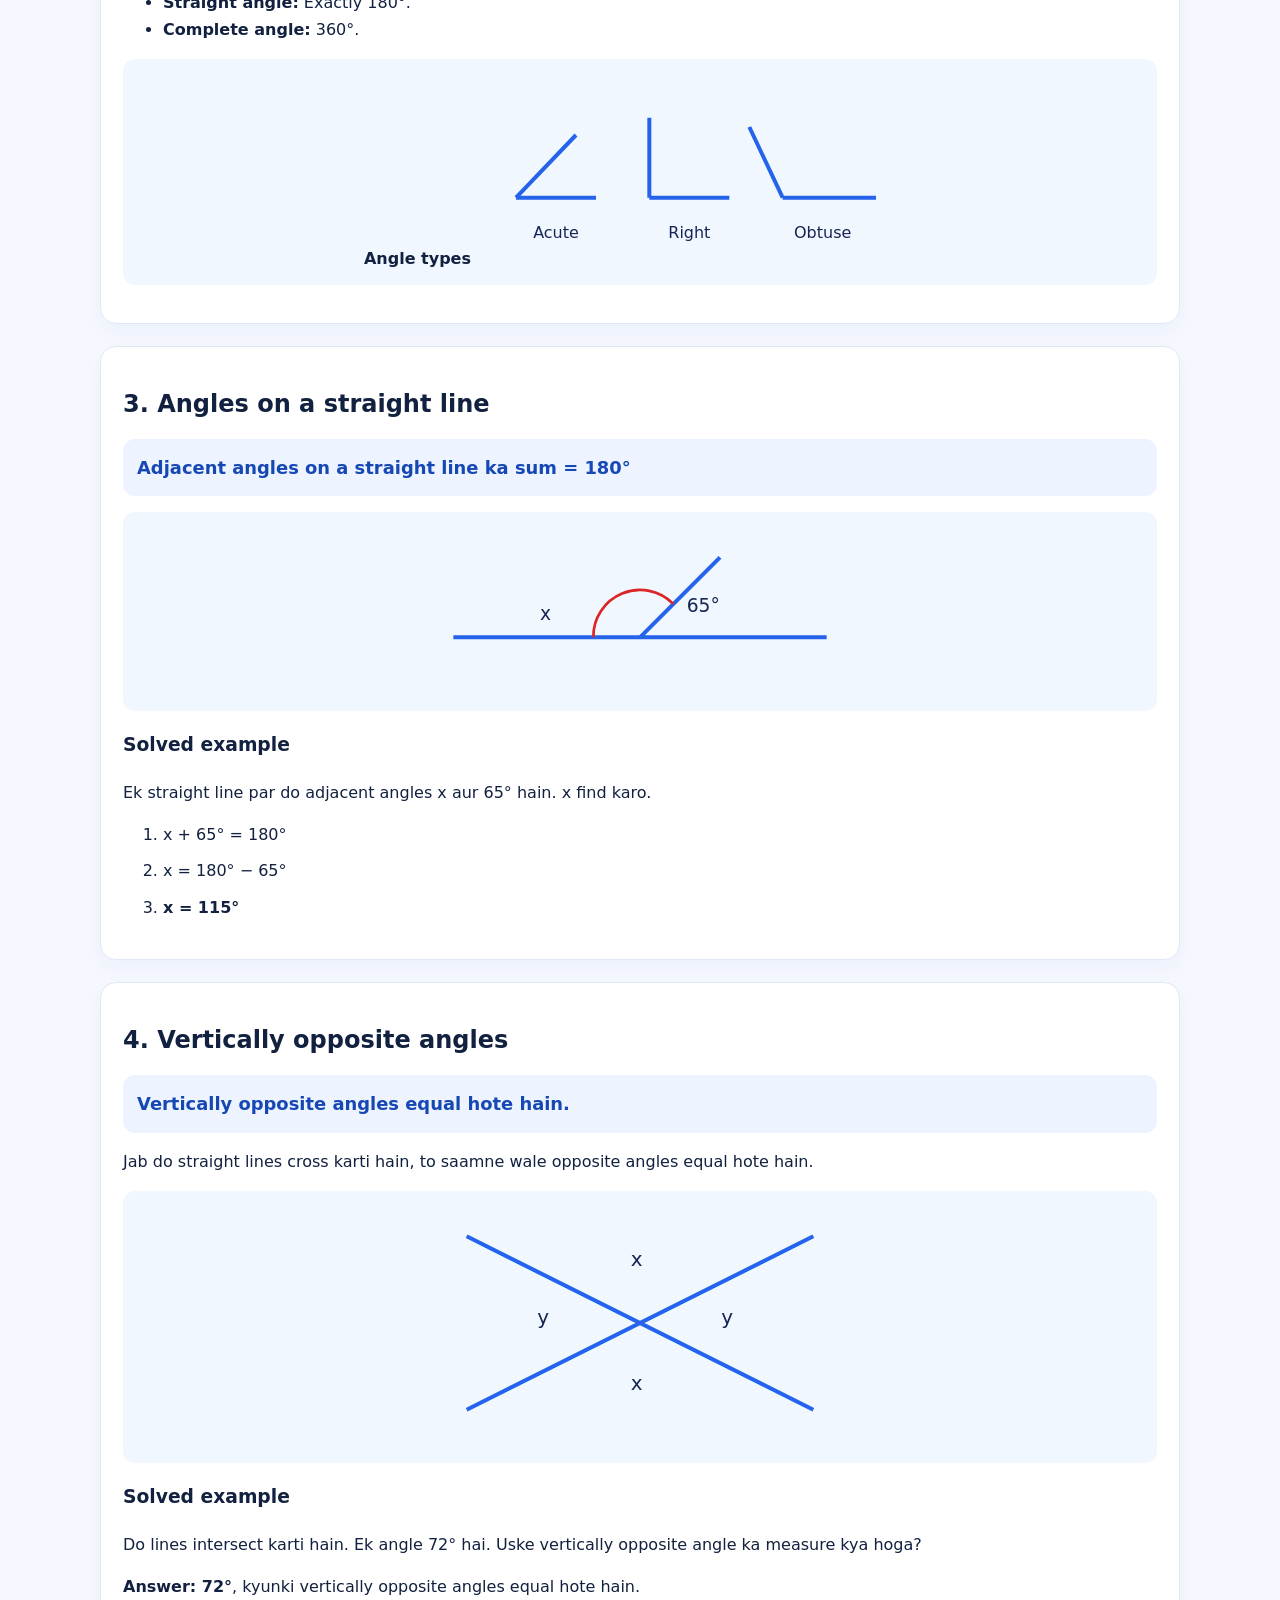
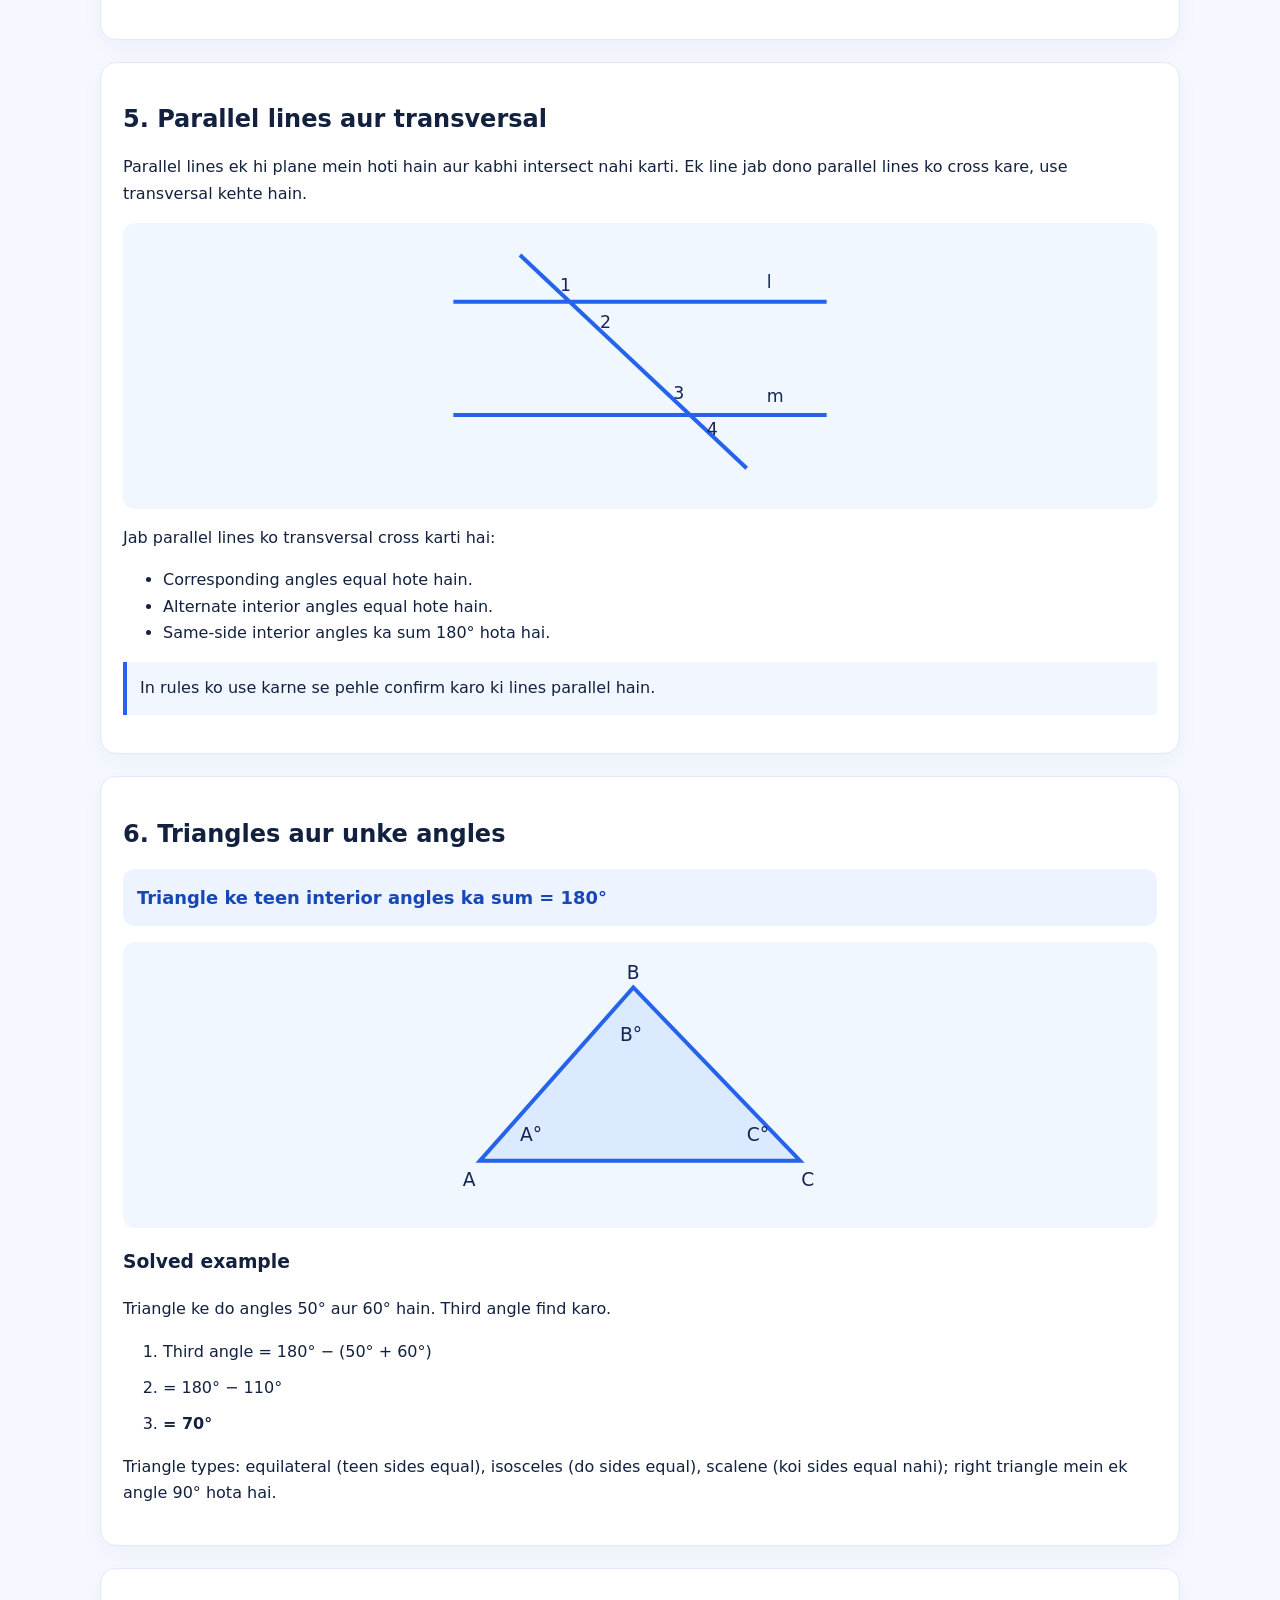
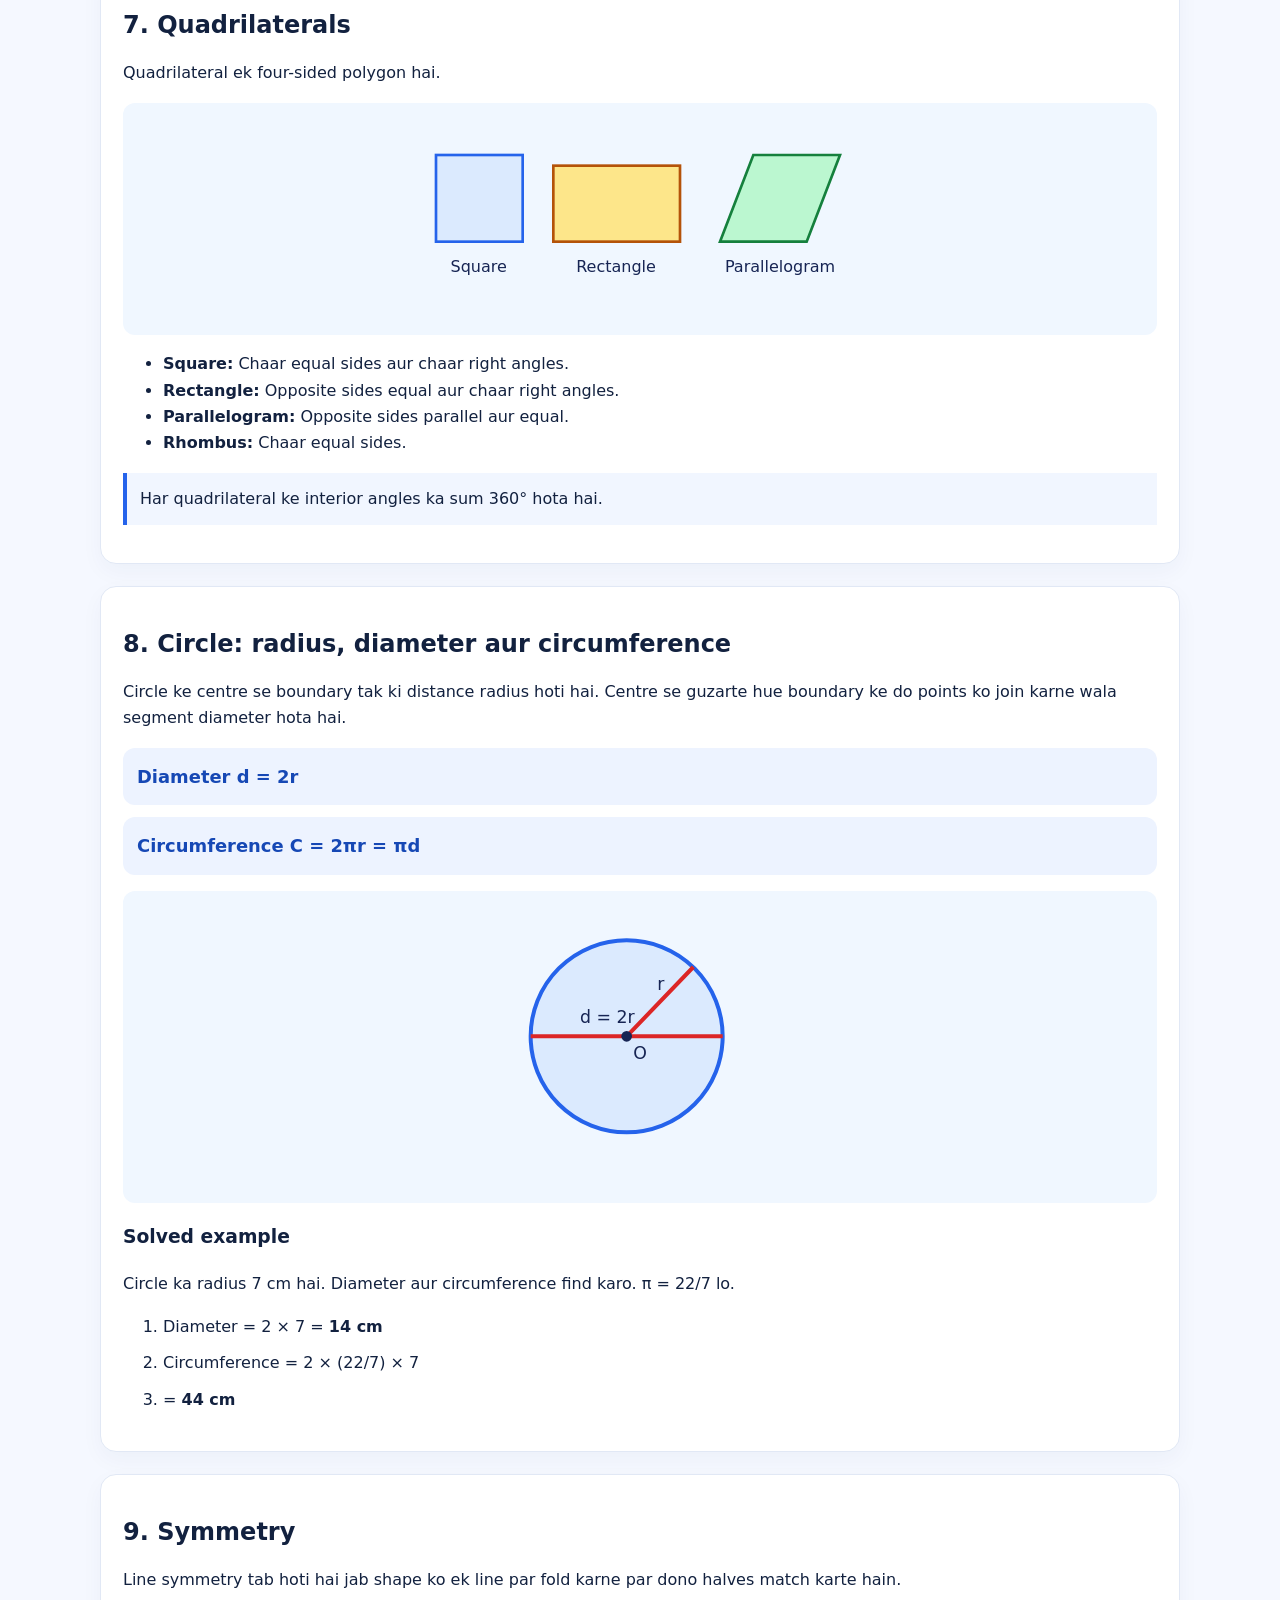
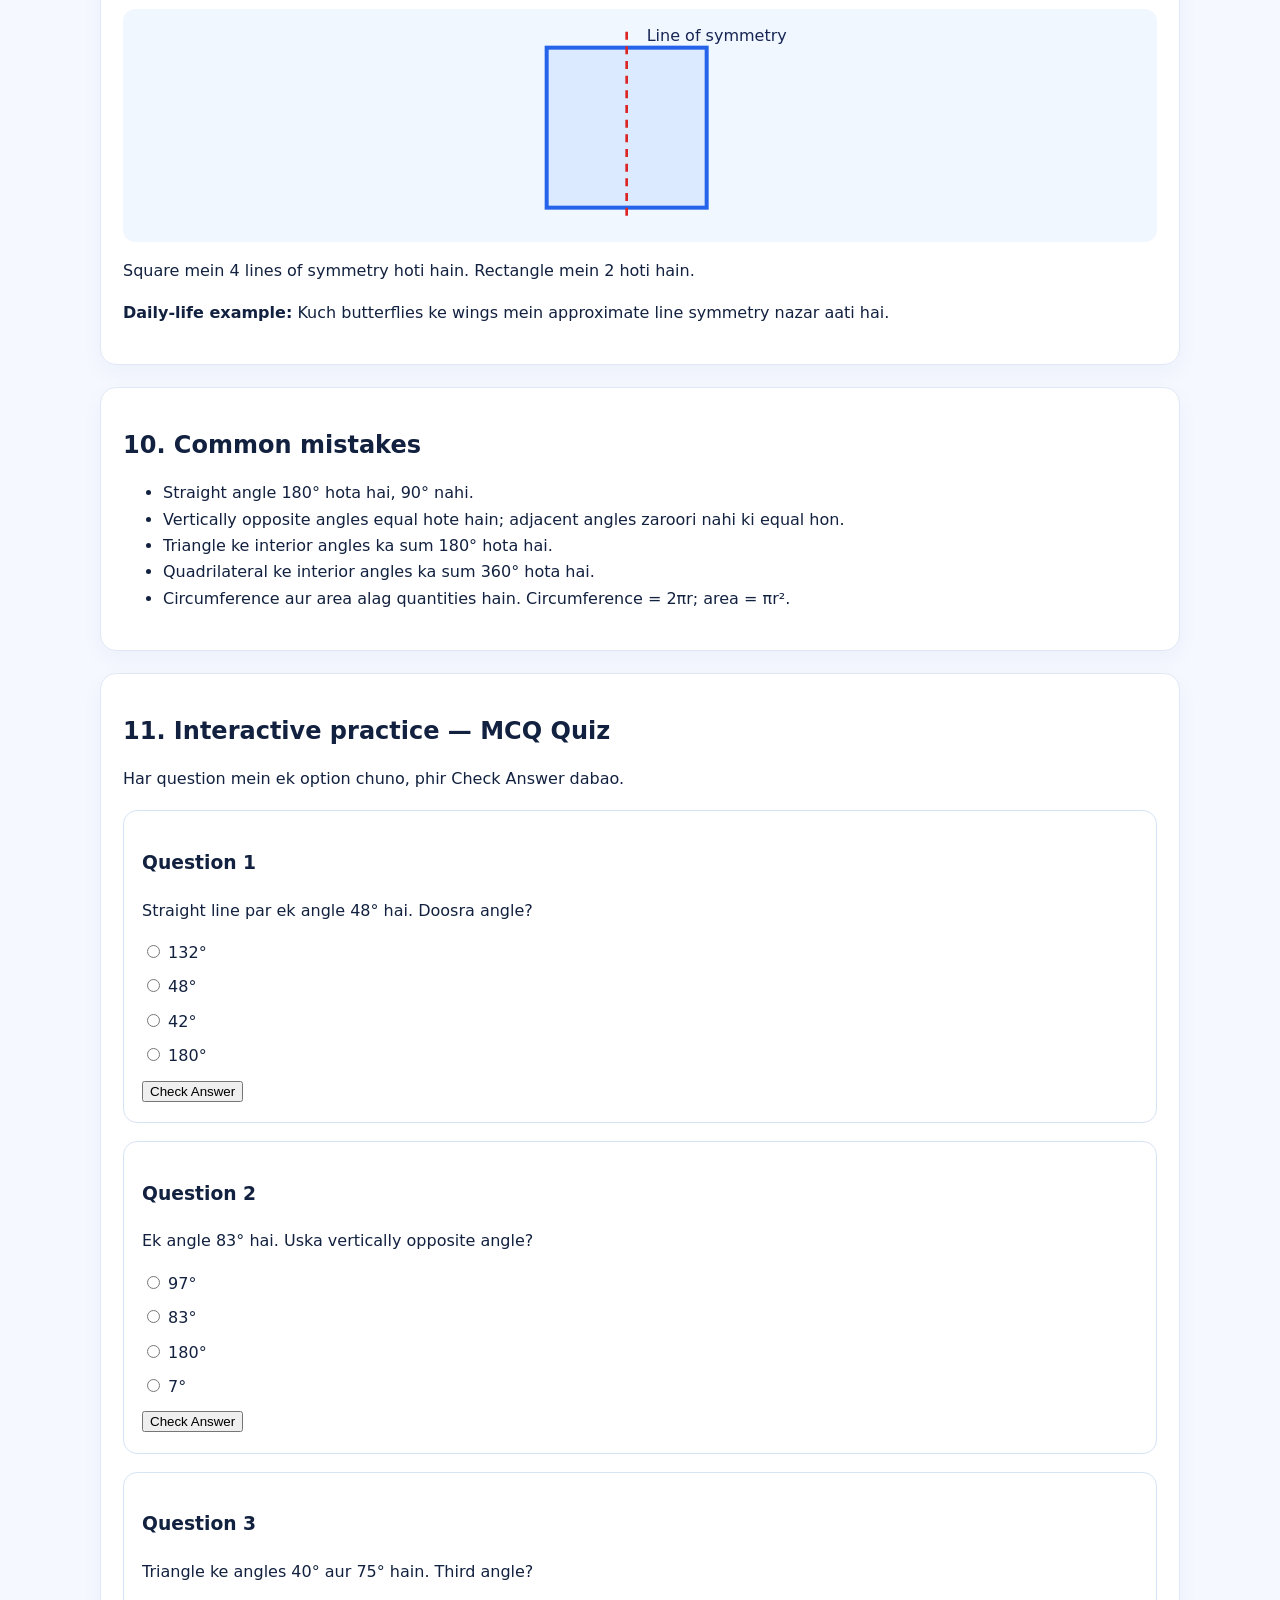
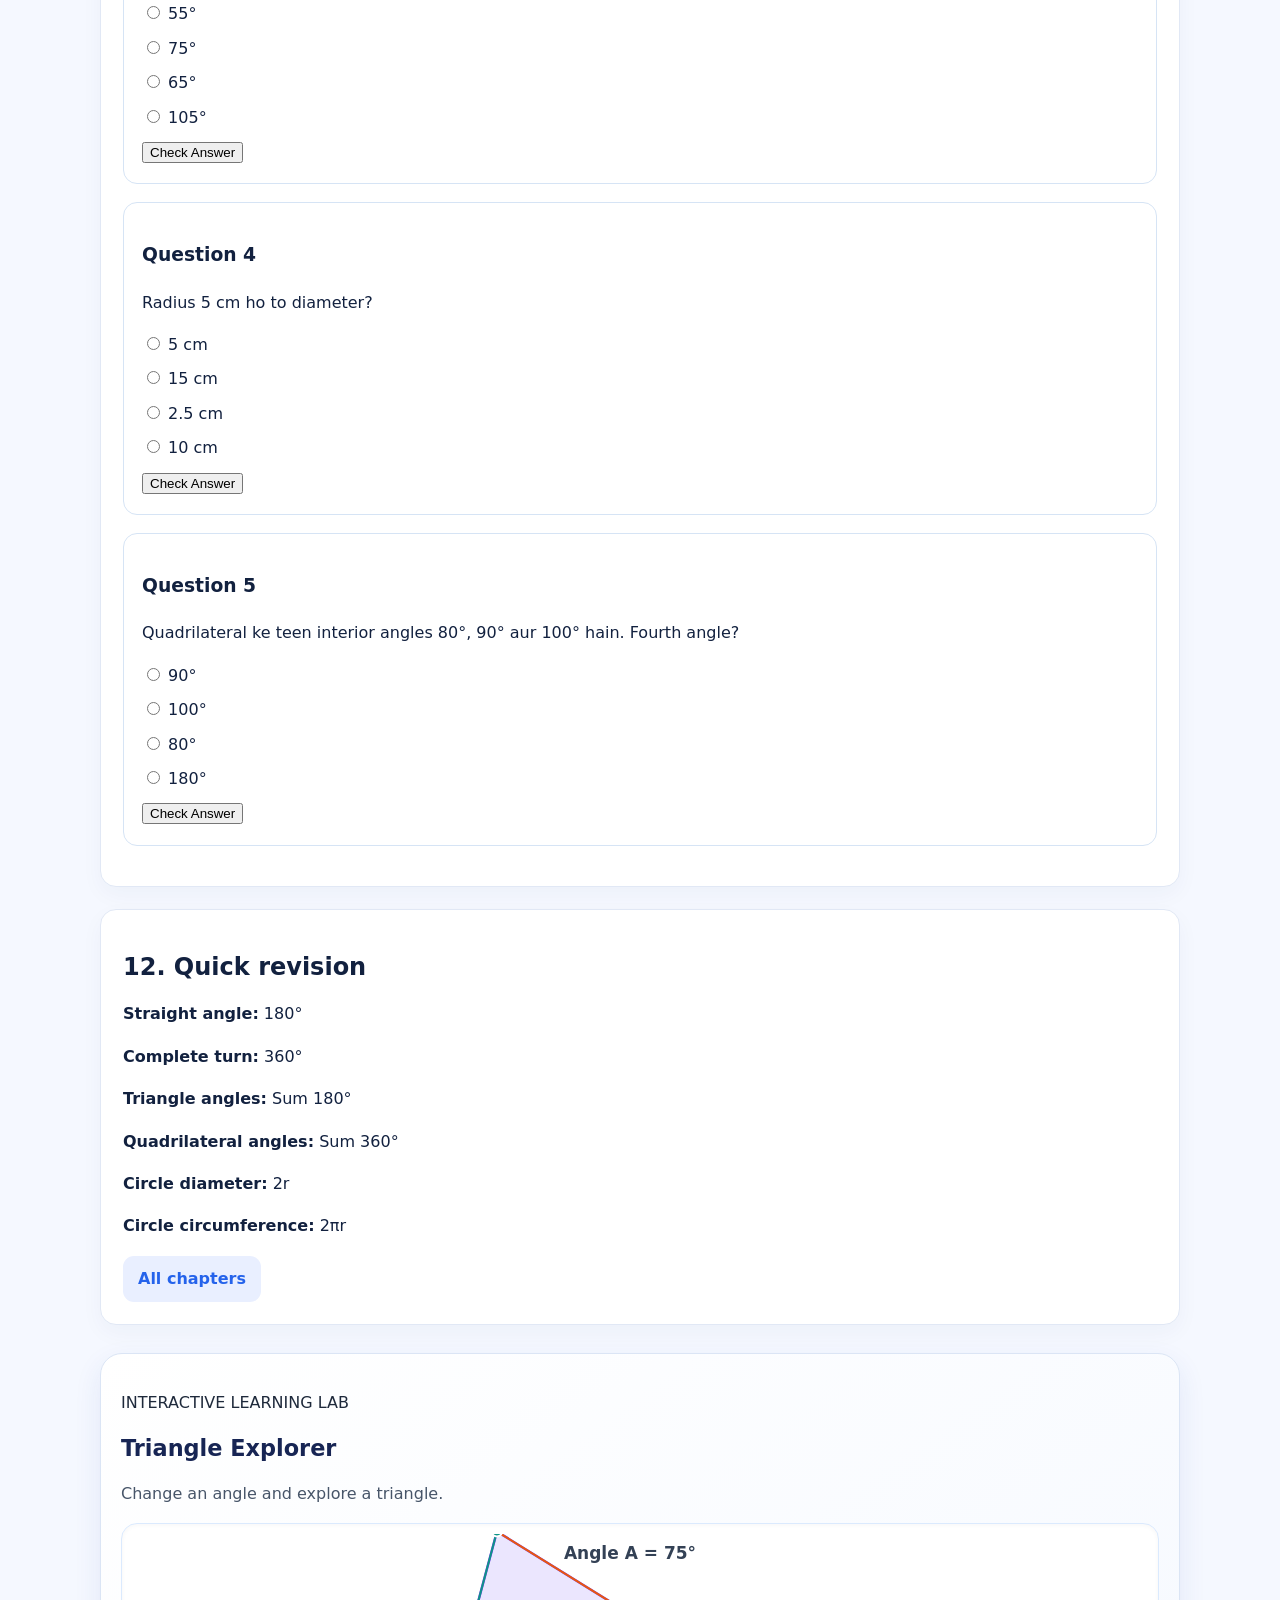
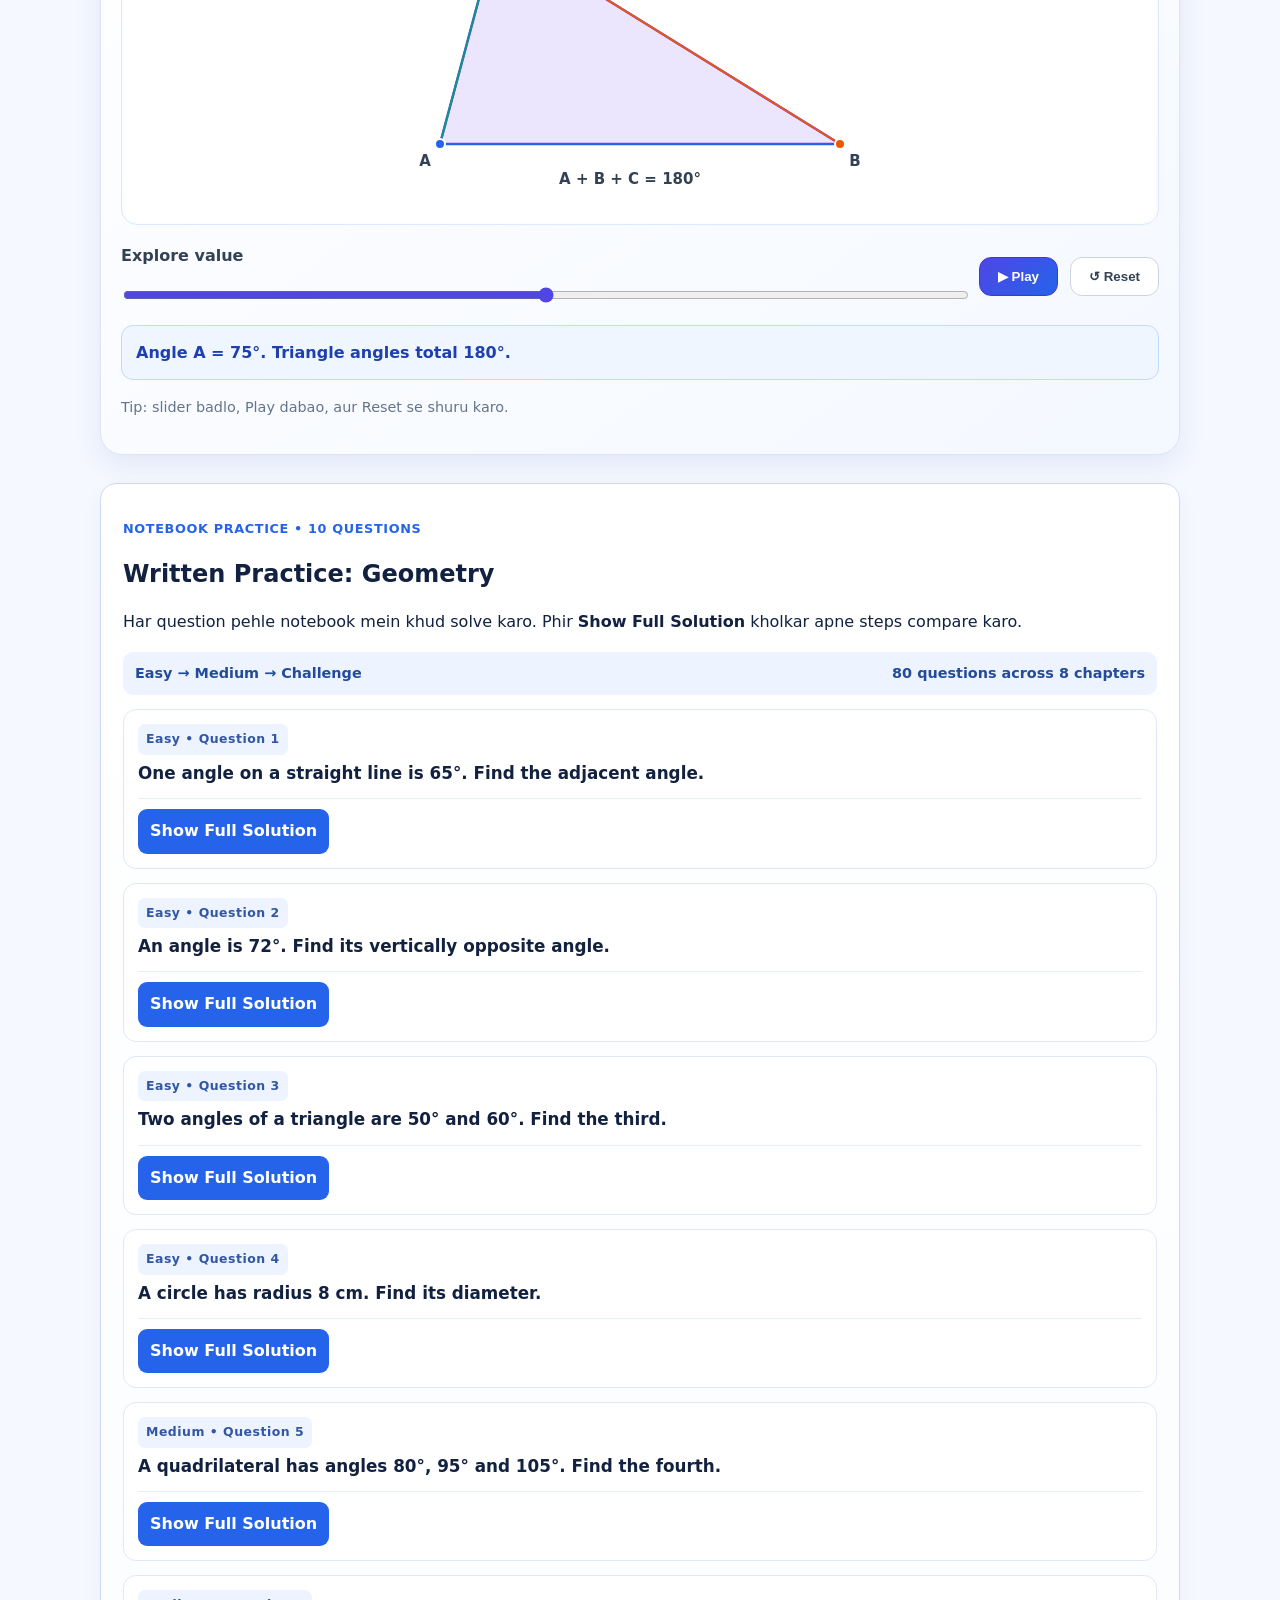
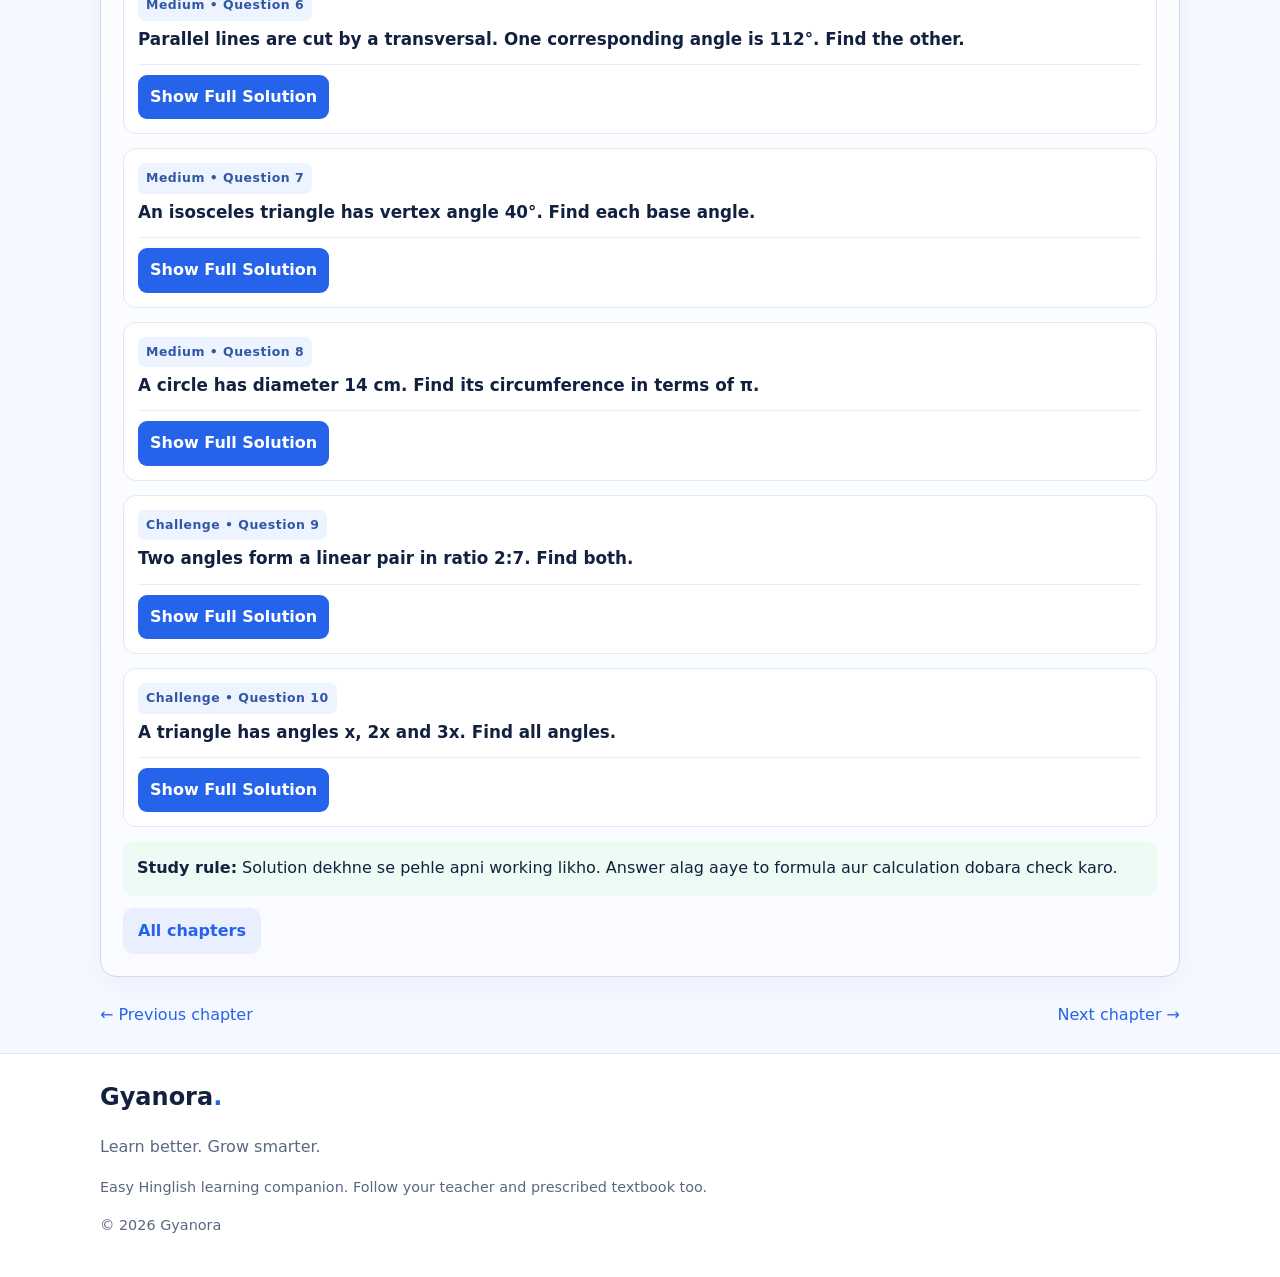
<file: geometry.html>
<!doctype html>
<html lang="en">
<head>
<meta charset="utf-8">
<meta name="viewport" content="width=device-width,initial-scale=1">
<meta name="theme-color" content="#2563eb">
<title>I'm Up and Down, and Round and Round | Gyanora</title>
<link rel="stylesheet" href="style.css">
<style>
.lesson{margin:22px 0;padding:22px;border-radius:16px}
.diagram{background:#f0f7ff;padding:12px;border-radius:12px;margin:16px 0;text-align:center}
.diagram svg{width:100%;max-width:440px;height:auto}
.formula{font-size:1.12rem;overflow-wrap:anywhere}
.steps li{margin:10px 0}
.practice{padding:18px;border:1px solid #d6e4f5;border-radius:14px;margin:18px 0}
.answer{display:none;background:#e8f7ed;padding:12px;border-radius:10px;margin-top:10px}
.reveal{padding:10px 14px;border:0;border-radius:9px;background:#2563eb;color:white;cursor:pointer;margin-top:10px}
.note{padding:13px;border-left:4px solid #2563eb;background:#f1f6ff}
</style>
<!-- Google Analytics: GYANORA -->
<script async src="https://www.googletagmanager.com/gtag/js?id=G-F06TS6JVC5"></script>
<script>
  window.dataLayer = window.dataLayer || [];
  function gtag(){dataLayer.push(arguments);}
  gtag('js', new Date());
  gtag('config', 'G-F06TS6JVC5');
</script>

</head>
<body>
<header><div class="container nav">
<a class="logo" href="index.html">Gyanora<span>.</span></a>
<nav class="navlinks">
<a href="index.html">Home</a>
<a href="class9.html">Class 9 Maths</a>
<a href="class9.html#chapters">Chapters</a>
</nav>
</div></header>

<main><div class="container">
<div class="breadcrumb">
<a href="index.html">Home</a> /
<a href="class9.html">Class 9 Maths</a> / Chapter 5
</div>

<section class="section">
<span class="eyebrow">CLASS 9 MATHS · CHAPTER 5 OF 8</span>
<h1>I'm Up and Down, and Round and Round</h1>
<p class="lead">Aaj lines, angles aur shapes ko diagrams ke saath samjhenge aur practice se apni understanding check karenge.</p>
</section>

<section class="lesson">
<h2>1. Point, line, line segment aur ray</h2>
<p><strong>Point:</strong> Ek exact position. <strong>Line:</strong> Dono directions mein infinitely extend hoti hai. <strong>Line segment:</strong> Do endpoints ke beech ka hissa. <strong>Ray:</strong> Ek endpoint se shuru hoti hai aur ek direction mein aage badhti hai.</p>
<div class="diagram">
<strong>Teen basic shapes</strong>
<svg viewBox="0 0 330 190" role="img" aria-label="Line, line segment and ray">
<g stroke="#2563eb" stroke-width="3" fill="none">
<path d="M30 35 H300 M40 25 L30 35 L40 45 M290 25 L300 35 L290 45"/>
<path d="M45 90 H285"/>
<path d="M45 145 H300 M290 135 L300 145 L290 155"/>
</g>
<g fill="#172554" font-size="14">
<text x="120" y="22">Line</text>
<text x="105" y="78">Line segment: A — B</text>
<text x="105" y="132">Ray: starts at A</text>
</g>
<g fill="#dc2626">
<circle cx="45" cy="90" r="4"/><circle cx="285" cy="90" r="4"/>
<circle cx="45" cy="145" r="4"/>
</g>
<g fill="#172554" font-size="12">
<text x="39" y="108">A</text><text x="280" y="108">B</text><text x="39" y="164">A</text>
</g>
</svg>
</div>
<p class="note">Daily-life example: Ruler par 0 cm aur 10 cm ke beech ka hissa ek line segment jaisa hai.</p>
</section>

<section class="lesson">
<h2>2. Angles kya hote hain?</h2>
<p>Jab do rays ek common endpoint se nikalti hain, to unke beech angle banta hai. Angle ko degrees (°) mein measure karte hain.</p>
<div class="diagram">
<strong>Angle ke parts</strong>
<svg viewBox="0 0 330 190" role="img" aria-label="Angle formed by two rays">
<path d="M45 145 H285 M45 145 L180 35" stroke="#2563eb" stroke-width="4" fill="none"/>
<path d="M95 145 A50 50 0 0 0 85 112" stroke="#dc2626" stroke-width="3" fill="none"/>
<circle cx="45" cy="145" r="5" fill="#172554"/>
<g fill="#172554" font-size="14">
<text x="30" y="165">O</text><text x="285" y="163">A</text>
<text x="181" y="30">B</text><text x="96" y="119">θ</text>
</g>
</svg>
</div>
<ul>
<li><strong>Acute angle:</strong> 90° se chhota.</li>
<li><strong>Right angle:</strong> Exactly 90°.</li>
<li><strong>Obtuse angle:</strong> 90° se bada, 180° se chhota.</li>
<li><strong>Straight angle:</strong> Exactly 180°.</li>
<li><strong>Complete angle:</strong> 360°.</li>
</ul>
<div class="diagram">
<strong>Angle types</strong>
<svg viewBox="0 0 330 145" role="img" aria-label="Acute right and obtuse angles">
<g stroke="#2563eb" stroke-width="3" fill="none">
<path d="M30 95 H90 M30 95 L75 48"/>
<path d="M130 95 H190 M130 95 V35"/>
<path d="M230 95 H300 M230 95 L205 42"/>
</g>
<g fill="#172554" font-size="12" text-anchor="middle">
<text x="60" y="125">Acute</text><text x="160" y="125">Right</text><text x="260" y="125">Obtuse</text>
</g>
</svg>
</div>
</section>

<section class="lesson">
<h2>3. Angles on a straight line</h2>
<div class="formula">Adjacent angles on a straight line ka sum = 180°</div>
<div class="diagram">
<svg viewBox="0 0 330 125" role="img" aria-label="Adjacent angles x and 65 degrees on a straight line">
<path d="M25 85 H305 M165 85 L225 25" stroke="#2563eb" stroke-width="3" fill="none"/>
<path d="M130 85 A35 35 0 0 1 190 60" stroke="#dc2626" stroke-width="2" fill="none"/>
<g fill="#172554" font-size="14">
<text x="90" y="72">x</text><text x="200" y="66">65°</text>
</g>
</svg>
</div>
<h3>Solved example</h3>
<p>Ek straight line par do adjacent angles x aur 65° hain. x find karo.</p>
<ol class="steps">
<li>x + 65° = 180°</li>
<li>x = 180° − 65°</li>
<li><strong>x = 115°</strong></li>
</ol>
</section>

<section class="lesson">
<h2>4. Vertically opposite angles</h2>
<div class="formula">Vertically opposite angles equal hote hain.</div>
<p>Jab do straight lines cross karti hain, to saamne wale opposite angles equal hote hain.</p>
<div class="diagram">
<svg viewBox="0 0 330 180" role="img" aria-label="Intersecting lines with opposite equal angles">
<path d="M35 25 L295 155 M35 155 L295 25" stroke="#2563eb" stroke-width="3"/>
<g fill="#172554" font-size="15">
<text x="158" y="47">x</text><text x="226" y="91">y</text>
<text x="158" y="140">x</text><text x="88" y="91">y</text>
</g>
</svg>
</div>
<h3>Solved example</h3>
<p>Do lines intersect karti hain. Ek angle 72° hai. Uske vertically opposite angle ka measure kya hoga?</p>
<p><strong>Answer: 72°</strong>, kyunki vertically opposite angles equal hote hain.</p>
</section>

<section class="lesson">
<h2>5. Parallel lines aur transversal</h2>
<p>Parallel lines ek hi plane mein hoti hain aur kabhi intersect nahi karti. Ek line jab dono parallel lines ko cross kare, use transversal kehte hain.</p>
<div class="diagram">
<svg viewBox="0 0 330 190" role="img" aria-label="A transversal crossing two parallel lines">
<path d="M25 50 H305 M25 135 H305 M75 15 L245 175" stroke="#2563eb" stroke-width="3" fill="none"/>
<g fill="#172554" font-size="13">
<text x="260" y="40">l</text><text x="260" y="125">m</text>
<text x="105" y="42">1</text><text x="135" y="70">2</text>
<text x="190" y="123">3</text><text x="215" y="150">4</text>
</g>
</svg>
</div>
<p>Jab parallel lines ko transversal cross karti hai:</p>
<ul>
<li>Corresponding angles equal hote hain.</li>
<li>Alternate interior angles equal hote hain.</li>
<li>Same-side interior angles ka sum 180° hota hai.</li>
</ul>
<p class="note">In rules ko use karne se pehle confirm karo ki lines parallel hain.</p>
</section>

<section class="lesson">
<h2>6. Triangles aur unke angles</h2>
<div class="formula">Triangle ke teen interior angles ka sum = 180°</div>
<div class="diagram">
<svg viewBox="0 0 330 190" role="img" aria-label="Triangle with angles A, B and C">
<path d="M45 155 L160 25 L285 155 Z" fill="#dbeafe" stroke="#2563eb" stroke-width="3"/>
<g fill="#172554" font-size="14">
<text x="32" y="174">A</text><text x="155" y="19">B</text>
<text x="286" y="174">C</text>
<text x="75" y="140">A°</text><text x="150" y="65">B°</text><text x="245" y="140">C°</text>
</g>
</svg>
</div>
<h3>Solved example</h3>
<p>Triangle ke do angles 50° aur 60° hain. Third angle find karo.</p>
<ol class="steps">
<li>Third angle = 180° − (50° + 60°)</li>
<li>= 180° − 110°</li>
<li><strong>= 70°</strong></li>
</ol>
<p>Triangle types: equilateral (teen sides equal), isosceles (do sides equal), scalene (koi sides equal nahi); right triangle mein ek angle 90° hota hai.</p>
</section>

<section class="lesson">
<h2>7. Quadrilaterals</h2>
<p>Quadrilateral ek four-sided polygon hai.</p>
<div class="diagram">
<svg viewBox="0 0 330 150" role="img" aria-label="Square rectangle and parallelogram">
<rect x="12" y="30" width="65" height="65" fill="#dbeafe" stroke="#2563eb" stroke-width="2"/>
<rect x="100" y="38" width="95" height="57" fill="#fde68a" stroke="#b45309" stroke-width="2"/>
<path d="M225 95 L250 30 L315 30 L290 95 Z" fill="#bbf7d0" stroke="#15803d" stroke-width="2"/>
<g fill="#172554" font-size="12" text-anchor="middle">
<text x="44" y="118">Square</text><text x="147" y="118">Rectangle</text><text x="270" y="118">Parallelogram</text>
</g>
</svg>
</div>
<ul>
<li><strong>Square:</strong> Chaar equal sides aur chaar right angles.</li>
<li><strong>Rectangle:</strong> Opposite sides equal aur chaar right angles.</li>
<li><strong>Parallelogram:</strong> Opposite sides parallel aur equal.</li>
<li><strong>Rhombus:</strong> Chaar equal sides.</li>
</ul>
<p class="note">Har quadrilateral ke interior angles ka sum 360° hota hai.</p>
</section>

<section class="lesson">
<h2>8. Circle: radius, diameter aur circumference</h2>
<p>Circle ke centre se boundary tak ki distance radius hoti hai. Centre se guzarte hue boundary ke do points ko join karne wala segment diameter hota hai.</p>
<div class="formula">Diameter d = 2r</div>
<div class="formula">Circumference C = 2πr = πd</div>
<div class="diagram">
<svg viewBox="0 0 330 210" role="img" aria-label="Circle with centre, radius and diameter">
<circle cx="155" cy="100" r="72" fill="#dbeafe" stroke="#2563eb" stroke-width="3"/>
<path d="M83 100 H227 M155 100 L205 48" stroke="#dc2626" stroke-width="3"/>
<circle cx="155" cy="100" r="4" fill="#172554"/>
<g fill="#172554" font-size="13">
<text x="160" y="117">O</text><text x="178" y="65">r</text>
<text x="120" y="90">d = 2r</text>
</g>
</svg>
</div>
<h3>Solved example</h3>
<p>Circle ka radius 7 cm hai. Diameter aur circumference find karo. π = 22/7 lo.</p>
<ol class="steps">
<li>Diameter = 2 × 7 = <strong>14 cm</strong></li>
<li>Circumference = 2 × (22/7) × 7</li>
<li>= <strong>44 cm</strong></li>
</ol>
</section>

<section class="lesson">
<h2>9. Symmetry</h2>
<p>Line symmetry tab hoti hai jab shape ko ek line par fold karne par dono halves match karte hain.</p>
<div class="diagram">
<svg viewBox="0 0 330 150" role="img" aria-label="Square with a vertical line of symmetry">
<rect x="95" y="20" width="120" height="120" fill="#dbeafe" stroke="#2563eb" stroke-width="3"/>
<path d="M155 8 V148" stroke="#dc2626" stroke-width="2" stroke-dasharray="6 5"/>
<text x="170" y="15" fill="#172554" font-size="12">Line of symmetry</text>
</svg>
</div>
<p>Square mein 4 lines of symmetry hoti hain. Rectangle mein 2 hoti hain.</p>
<p><strong>Daily-life example:</strong> Kuch butterflies ke wings mein approximate line symmetry nazar aati hai.</p>
</section>

<section class="lesson">
<h2>10. Common mistakes</h2>
<ul>
<li>Straight angle 180° hota hai, 90° nahi.</li>
<li>Vertically opposite angles equal hote hain; adjacent angles zaroori nahi ki equal hon.</li>
<li>Triangle ke interior angles ka sum 180° hota hai.</li>
<li>Quadrilateral ke interior angles ka sum 360° hota hai.</li>
<li>Circumference aur area alag quantities hain. Circumference = 2πr; area = πr².</li>
</ul>
</section>

<section class="lesson">
<h2>11. Interactive practice — MCQ Quiz</h2>
<p>Har question mein ek option chuno, phir Check Answer dabao.</p>
<div class="practice geometry-quiz" data-answer="0" data-why="Straight line ke angles ka sum 180° hota hai."><h3>Question 1</h3><p>Straight line par ek angle 48° hai. Doosra angle?</p>
<label style="display:block;margin:8px 0;"><input type="radio" name="geometry-q1" value="0"> 132°</label>
<label style="display:block;margin:8px 0;"><input type="radio" name="geometry-q1" value="1"> 48°</label>
<label style="display:block;margin:8px 0;"><input type="radio" name="geometry-q1" value="2"> 42°</label>
<label style="display:block;margin:8px 0;"><input type="radio" name="geometry-q1" value="3"> 180°</label>
<button type="button" class="check-answer">Check Answer</button><div class="feedback" aria-live="polite"></div></div>
<div class="practice geometry-quiz" data-answer="1" data-why="Vertically opposite angles equal hote hain."><h3>Question 2</h3><p>Ek angle 83° hai. Uska vertically opposite angle?</p>
<label style="display:block;margin:8px 0;"><input type="radio" name="geometry-q2" value="0"> 97°</label>
<label style="display:block;margin:8px 0;"><input type="radio" name="geometry-q2" value="1"> 83°</label>
<label style="display:block;margin:8px 0;"><input type="radio" name="geometry-q2" value="2"> 180°</label>
<label style="display:block;margin:8px 0;"><input type="radio" name="geometry-q2" value="3"> 7°</label>
<button type="button" class="check-answer">Check Answer</button><div class="feedback" aria-live="polite"></div></div>
<div class="practice geometry-quiz" data-answer="2" data-why="Triangle ke angles ka sum 180° hota hai."><h3>Question 3</h3><p>Triangle ke angles 40° aur 75° hain. Third angle?</p>
<label style="display:block;margin:8px 0;"><input type="radio" name="geometry-q3" value="0"> 55°</label>
<label style="display:block;margin:8px 0;"><input type="radio" name="geometry-q3" value="1"> 75°</label>
<label style="display:block;margin:8px 0;"><input type="radio" name="geometry-q3" value="2"> 65°</label>
<label style="display:block;margin:8px 0;"><input type="radio" name="geometry-q3" value="3"> 105°</label>
<button type="button" class="check-answer">Check Answer</button><div class="feedback" aria-live="polite"></div></div>
<div class="practice geometry-quiz" data-answer="3" data-why="Diameter = 2 × radius = 10 cm."><h3>Question 4</h3><p>Radius 5 cm ho to diameter?</p>
<label style="display:block;margin:8px 0;"><input type="radio" name="geometry-q4" value="0"> 5 cm</label>
<label style="display:block;margin:8px 0;"><input type="radio" name="geometry-q4" value="1"> 15 cm</label>
<label style="display:block;margin:8px 0;"><input type="radio" name="geometry-q4" value="2"> 2.5 cm</label>
<label style="display:block;margin:8px 0;"><input type="radio" name="geometry-q4" value="3"> 10 cm</label>
<button type="button" class="check-answer">Check Answer</button><div class="feedback" aria-live="polite"></div></div>
<div class="practice geometry-quiz" data-answer="0" data-why="Quadrilateral ke angles ka sum 360° hota hai."><h3>Question 5</h3><p>Quadrilateral ke teen interior angles 80°, 90° aur 100° hain. Fourth angle?</p>
<label style="display:block;margin:8px 0;"><input type="radio" name="geometry-q5" value="0"> 90°</label>
<label style="display:block;margin:8px 0;"><input type="radio" name="geometry-q5" value="1"> 100°</label>
<label style="display:block;margin:8px 0;"><input type="radio" name="geometry-q5" value="2"> 80°</label>
<label style="display:block;margin:8px 0;"><input type="radio" name="geometry-q5" value="3"> 180°</label>
<button type="button" class="check-answer">Check Answer</button><div class="feedback" aria-live="polite"></div></div>
</section>

<section class="lesson">
<h2>12. Quick revision</h2>
<p><strong>Straight angle:</strong> 180°</p>
<p><strong>Complete turn:</strong> 360°</p>
<p><strong>Triangle angles:</strong> Sum 180°</p>
<p><strong>Quadrilateral angles:</strong> Sum 360°</p>
<p><strong>Circle diameter:</strong> 2r</p>
<p><strong>Circle circumference:</strong> 2πr</p>
<a class="btn secondary" href="class9.html">All chapters</a>
</section>

<section class="gyanora-animation-lab" data-kind="geometry">
  <p>INTERACTIVE LEARNING LAB</p>
  <h2>Triangle Explorer</h2>
  <p class="lab-intro">Change an angle and explore a triangle.</p>
  <div class="lab-stage">
    <svg viewBox="0 0 620 280" role="img" aria-label="Triangle Explorer interactive animation"></svg>
  </div>
  <div class="lab-controls">
    <label class="lab-slider">Explore value
      <input type="range" min="0" max="10" value="5" step="1">
    </label>
    <button type="button" data-play>▶ Play</button>
    <button type="button" class="lab-reset" data-reset>↺ Reset</button>
  </div>
  <p class="lab-readout" aria-live="polite">Animation ready.</p>
  <p class="lab-tip">Tip: slider badlo, Play dabao, aur Reset se shuru karo.</p>
</section>

<section class="lesson written-practice" id="written-practice">
<p class="eyebrow">NOTEBOOK PRACTICE • 10 QUESTIONS</p>
<h2>Written Practice: Geometry</h2>
<p>Har question pehle notebook mein khud solve karo. Phir <strong>Show Full Solution</strong> kholkar apne steps compare karo.</p>
<div class="written-progress"><span>Easy → Medium → Challenge</span><span>80 questions across 8 chapters</span></div>
<article class="written-question" id="written-q1">
<p class="written-level">Easy • Question 1</p>
<h3>One angle on a straight line is 65°. Find the adjacent angle.</h3>
<details class="solution-details"><summary>Show Full Solution</summary><div class="solution-body">
<p><strong>Concept / method:</strong> Angles on a straight line sum to 180°. The angle is 180°−65°.</p>
<p class="final-answer"><strong>Final answer:</strong> 115°</p>
</div></details></article>
<article class="written-question" id="written-q2">
<p class="written-level">Easy • Question 2</p>
<h3>An angle is 72°. Find its vertically opposite angle.</h3>
<details class="solution-details"><summary>Show Full Solution</summary><div class="solution-body">
<p><strong>Concept / method:</strong> Vertically opposite angles are equal.</p>
<p class="final-answer"><strong>Final answer:</strong> 72°</p>
</div></details></article>
<article class="written-question" id="written-q3">
<p class="written-level">Easy • Question 3</p>
<h3>Two angles of a triangle are 50° and 60°. Find the third.</h3>
<details class="solution-details"><summary>Show Full Solution</summary><div class="solution-body">
<p><strong>Concept / method:</strong> Triangle angle sum is 180°. Third angle = 180°−50°−60°.</p>
<p class="final-answer"><strong>Final answer:</strong> 70°</p>
</div></details></article>
<article class="written-question" id="written-q4">
<p class="written-level">Easy • Question 4</p>
<h3>A circle has radius 8 cm. Find its diameter.</h3>
<details class="solution-details"><summary>Show Full Solution</summary><div class="solution-body">
<p><strong>Concept / method:</strong> Diameter = 2 × radius = 2×8.</p>
<p class="final-answer"><strong>Final answer:</strong> 16 cm</p>
</div></details></article>
<article class="written-question" id="written-q5">
<p class="written-level">Medium • Question 5</p>
<h3>A quadrilateral has angles 80°, 95° and 105°. Find the fourth.</h3>
<details class="solution-details"><summary>Show Full Solution</summary><div class="solution-body">
<p><strong>Concept / method:</strong> Quadrilateral angle sum = 360°. Fourth = 360°−(80°+95°+105°).</p>
<p class="final-answer"><strong>Final answer:</strong> 80°</p>
</div></details></article>
<article class="written-question" id="written-q6">
<p class="written-level">Medium • Question 6</p>
<h3>Parallel lines are cut by a transversal. One corresponding angle is 112°. Find the other.</h3>
<details class="solution-details"><summary>Show Full Solution</summary><div class="solution-body">
<p><strong>Concept / method:</strong> Corresponding angles are equal when the lines are parallel.</p>
<p class="final-answer"><strong>Final answer:</strong> 112°</p>
</div></details></article>
<article class="written-question" id="written-q7">
<p class="written-level">Medium • Question 7</p>
<h3>An isosceles triangle has vertex angle 40°. Find each base angle.</h3>
<details class="solution-details"><summary>Show Full Solution</summary><div class="solution-body">
<p><strong>Concept / method:</strong> The base angles share 180°−40°=140°. Each is 140°÷2.</p>
<p class="final-answer"><strong>Final answer:</strong> 70° each</p>
</div></details></article>
<article class="written-question" id="written-q8">
<p class="written-level">Medium • Question 8</p>
<h3>A circle has diameter 14 cm. Find its circumference in terms of π.</h3>
<details class="solution-details"><summary>Show Full Solution</summary><div class="solution-body">
<p><strong>Concept / method:</strong> Circumference C=πd. Substitute d=14 cm.</p>
<p class="final-answer"><strong>Final answer:</strong> 14π cm</p>
</div></details></article>
<article class="written-question" id="written-q9">
<p class="written-level">Challenge • Question 9</p>
<h3>Two angles form a linear pair in ratio 2:7. Find both.</h3>
<details class="solution-details"><summary>Show Full Solution</summary><div class="solution-body">
<p><strong>Concept / method:</strong> Let angles be 2x and 7x. Then 9x=180°, so x=20°.</p>
<p class="final-answer"><strong>Final answer:</strong> 40° and 140°</p>
</div></details></article>
<article class="written-question" id="written-q10">
<p class="written-level">Challenge • Question 10</p>
<h3>A triangle has angles x, 2x and 3x. Find all angles.</h3>
<details class="solution-details"><summary>Show Full Solution</summary><div class="solution-body">
<p><strong>Concept / method:</strong> x+2x+3x=180°, so 6x=180° and x=30°.</p>
<p class="final-answer"><strong>Final answer:</strong> 30°, 60°, 90°</p>
</div></details></article>
<p class="tip"><strong>Study rule:</strong> Solution dekhne se pehle apni working likho. Answer alag aaye to formula aur calculation dobara check karo.</p>
<a class="btn secondary" href="class9.html">All chapters</a>
</section>


<div class="chapter-nav">
<span><a href="algebraic-identities.html">← Previous chapter</a></span>
<span><a href="mensuration.html">Next chapter →</a></span>
</div>
</div></main>

<footer><div class="container">
<a class="logo" href="index.html">Gyanora<span>.</span></a>
<p>Learn better. Grow smarter.</p>
<p class="small">Easy Hinglish learning companion. Follow your teacher and prescribed textbook too.</p>
<p class="small">© 2026 Gyanora</p>
</div></footer>

<script src="app.js"></script>

<script>
document.querySelectorAll(".geometry-quiz .check-answer").forEach(function(button) {
  button.addEventListener("click", function() {
    const quiz = button.closest(".geometry-quiz");
    const selected = quiz.querySelector('input[type="radio"]:checked');
    const feedback = quiz.querySelector(".feedback");

    feedback.classList.add("show");
    feedback.classList.remove("correct", "wrong");

    if (!selected) {
      feedback.textContent = "Pehle ek option chuno.";
      return;
    }

    if (selected.value === quiz.dataset.answer) {
      feedback.classList.add("correct");
      feedback.textContent = "Bilkul sahi! " + quiz.dataset.why;
    } else {
      feedback.classList.add("wrong");
      feedback.textContent = "Jawab abhi sahi nahi hai. Dobara try karo.";
    }
  });
});
</script>

<script>
function showAnswer(id){
const el=document.getElementById(id);
if(el){el.style.display=el.style.display==="block"?"none":"block";}
}
</script>
  <script src="gyanora-animations.js" defer></script>
</body>
                                                                        </html>
</file>
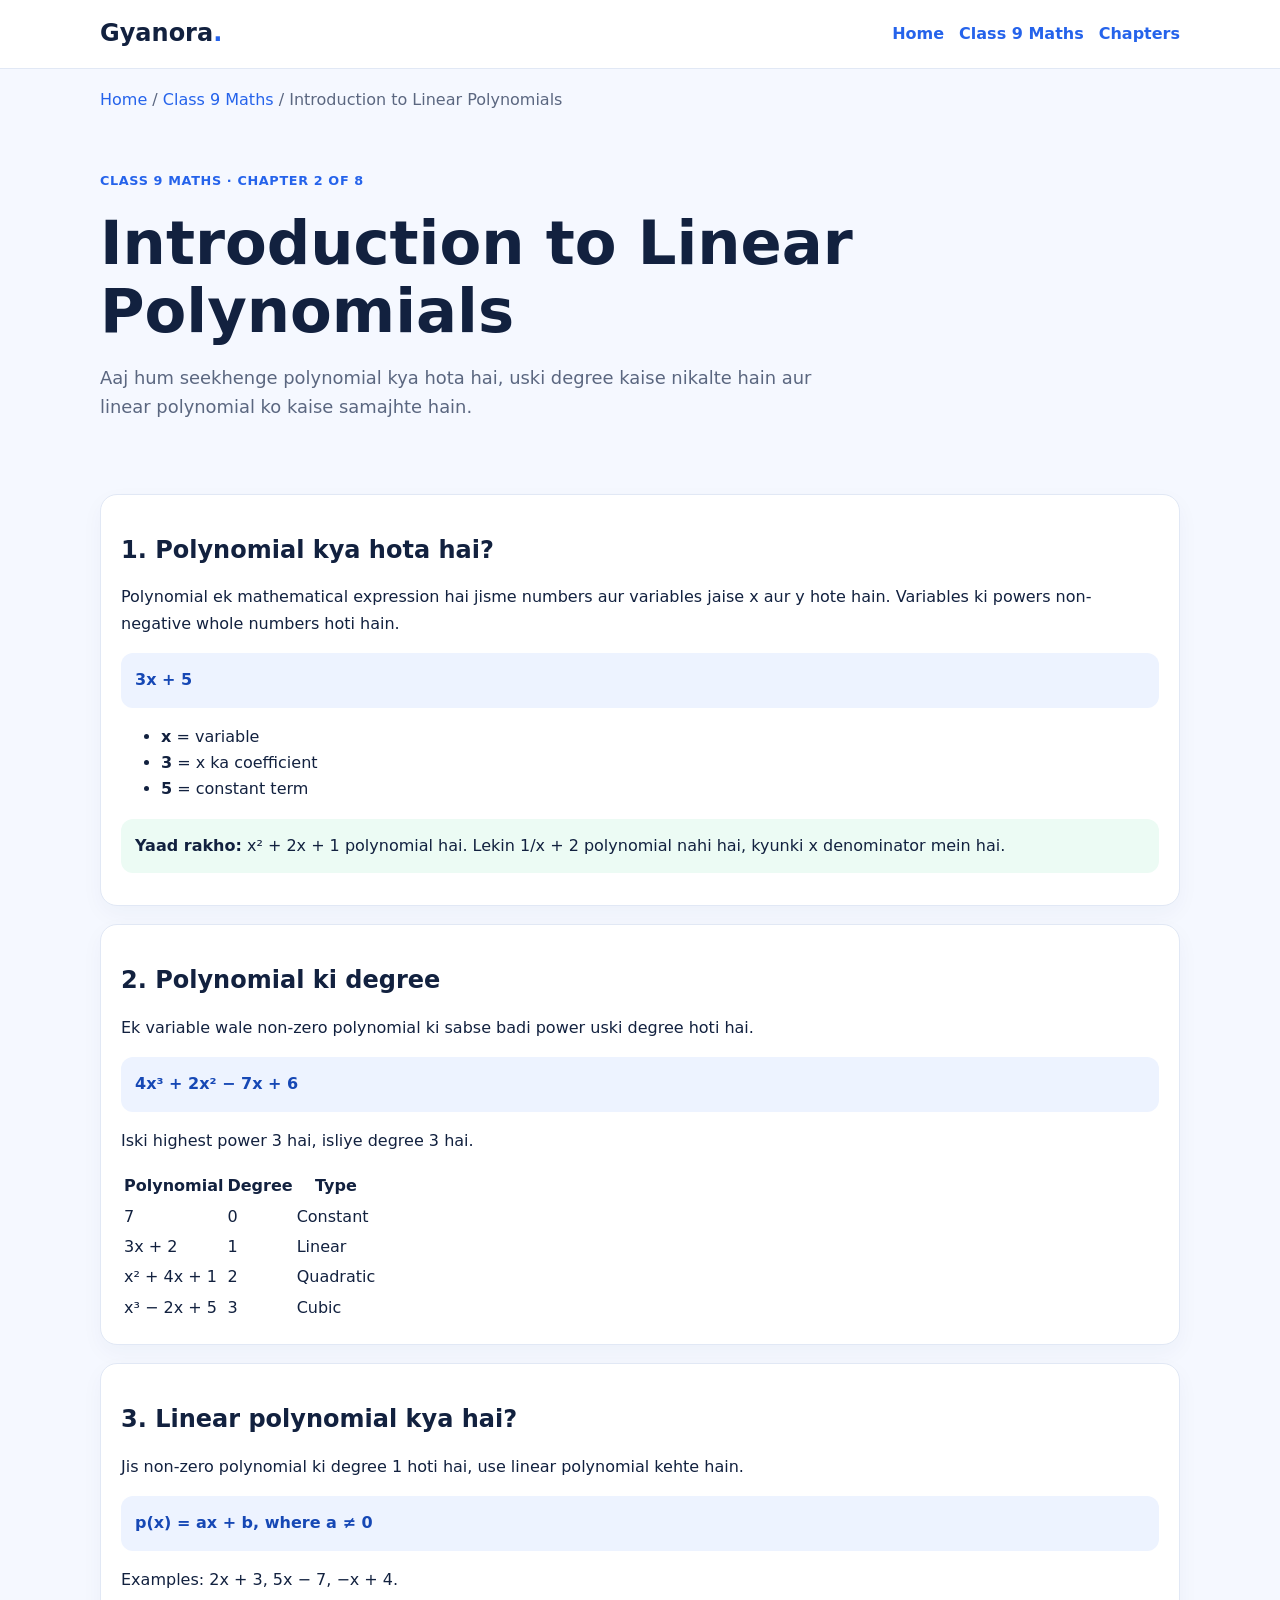
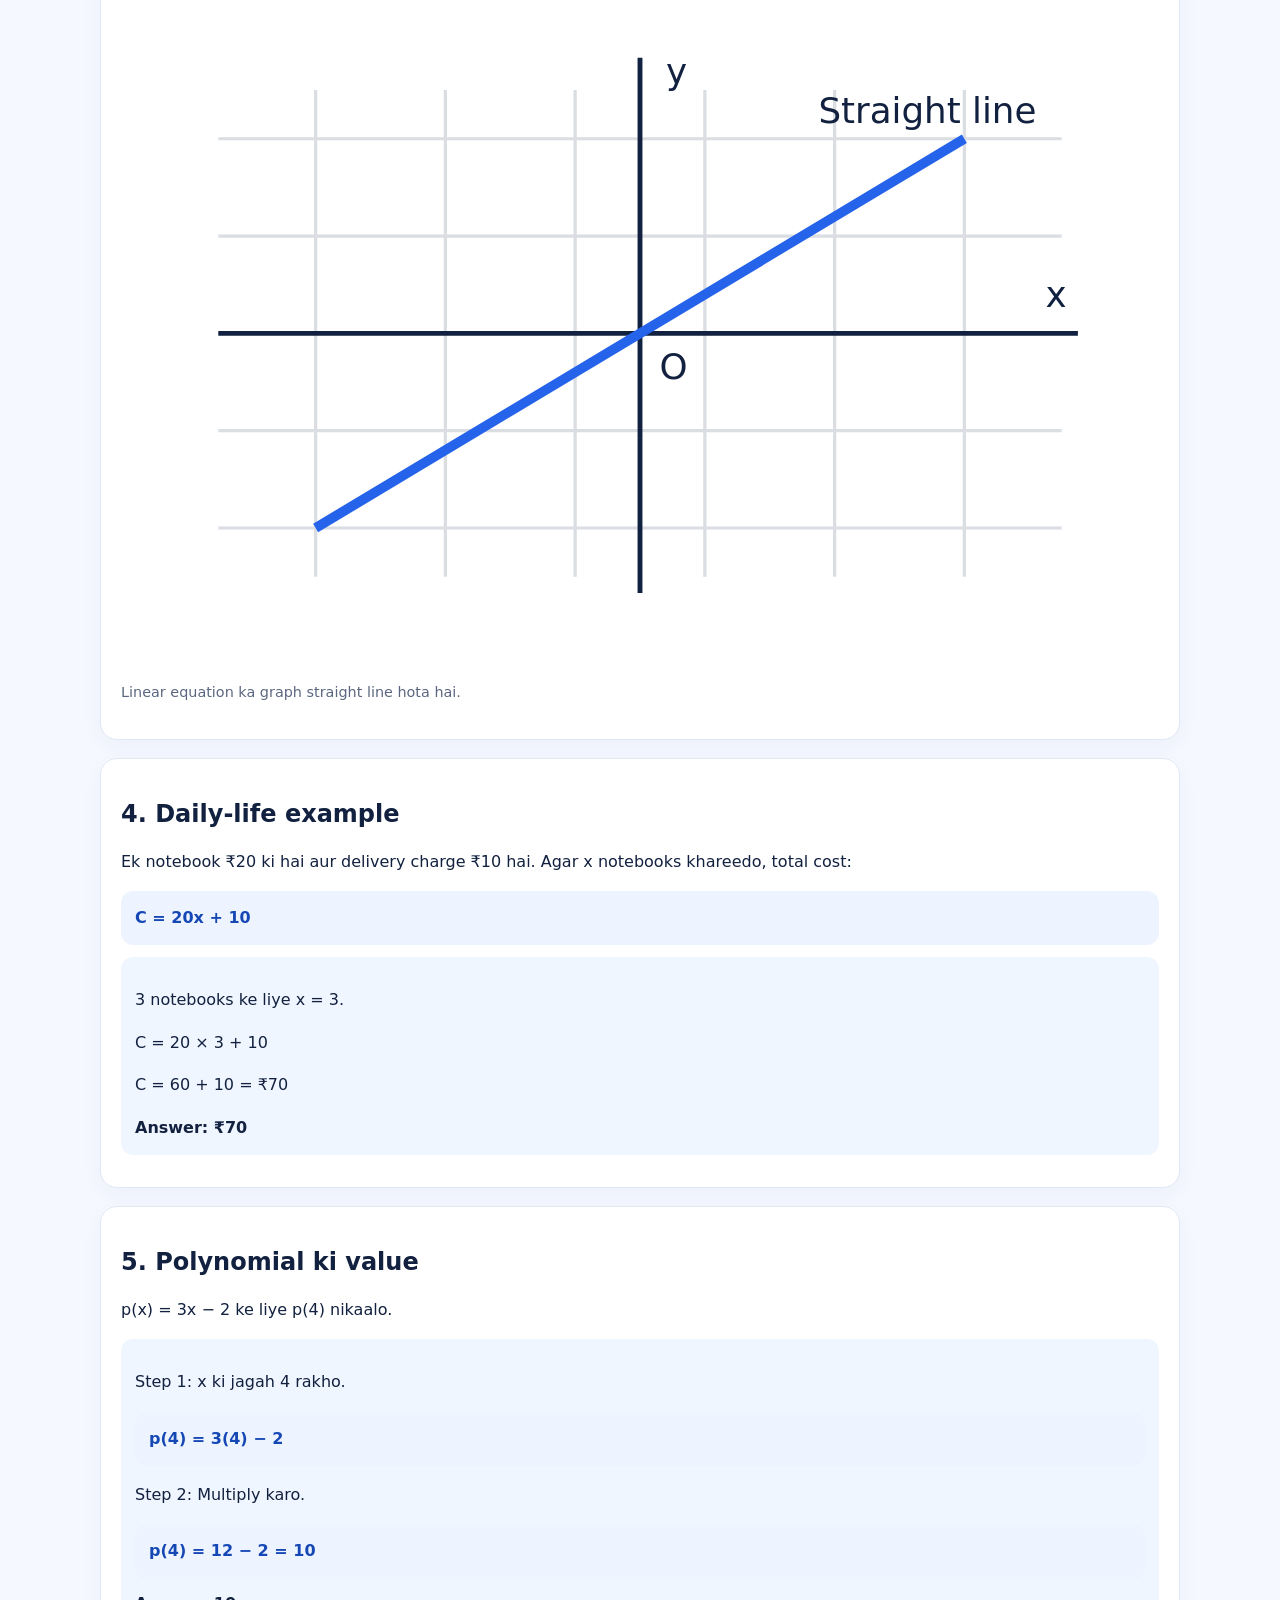
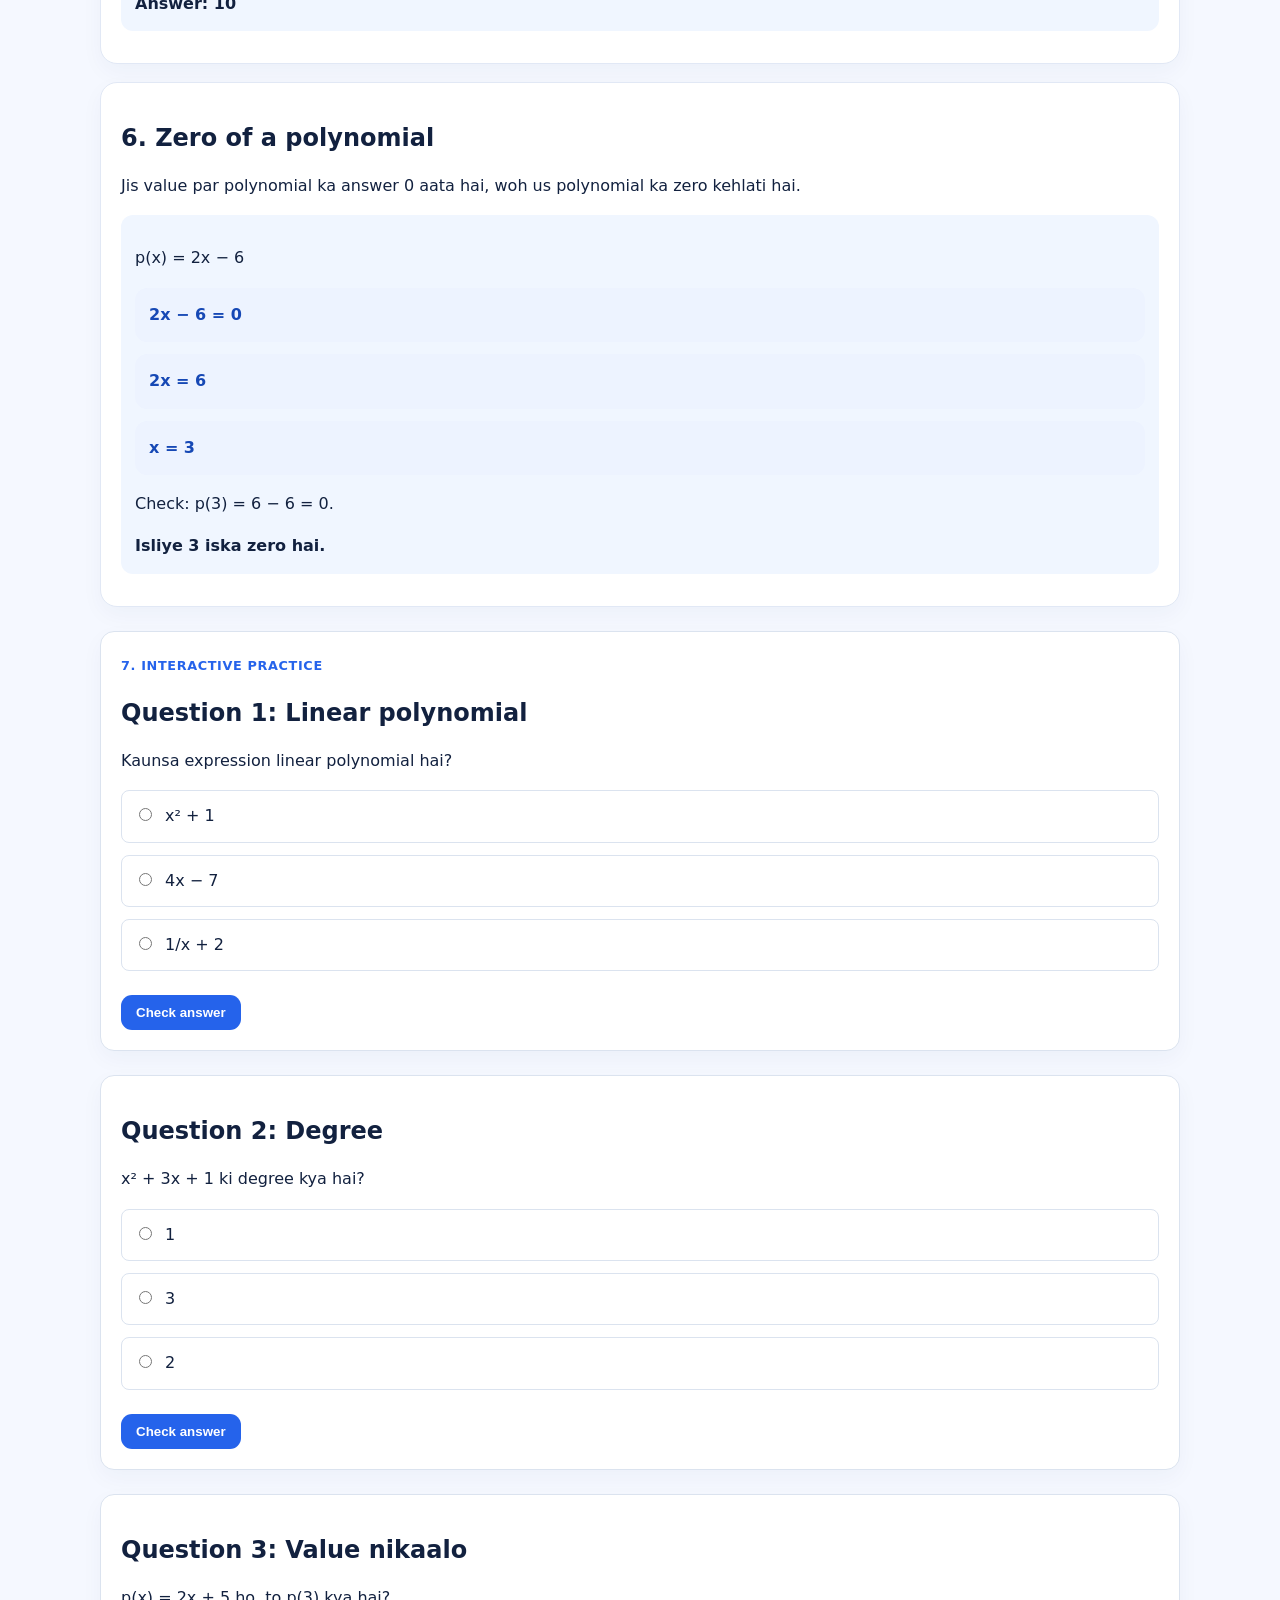
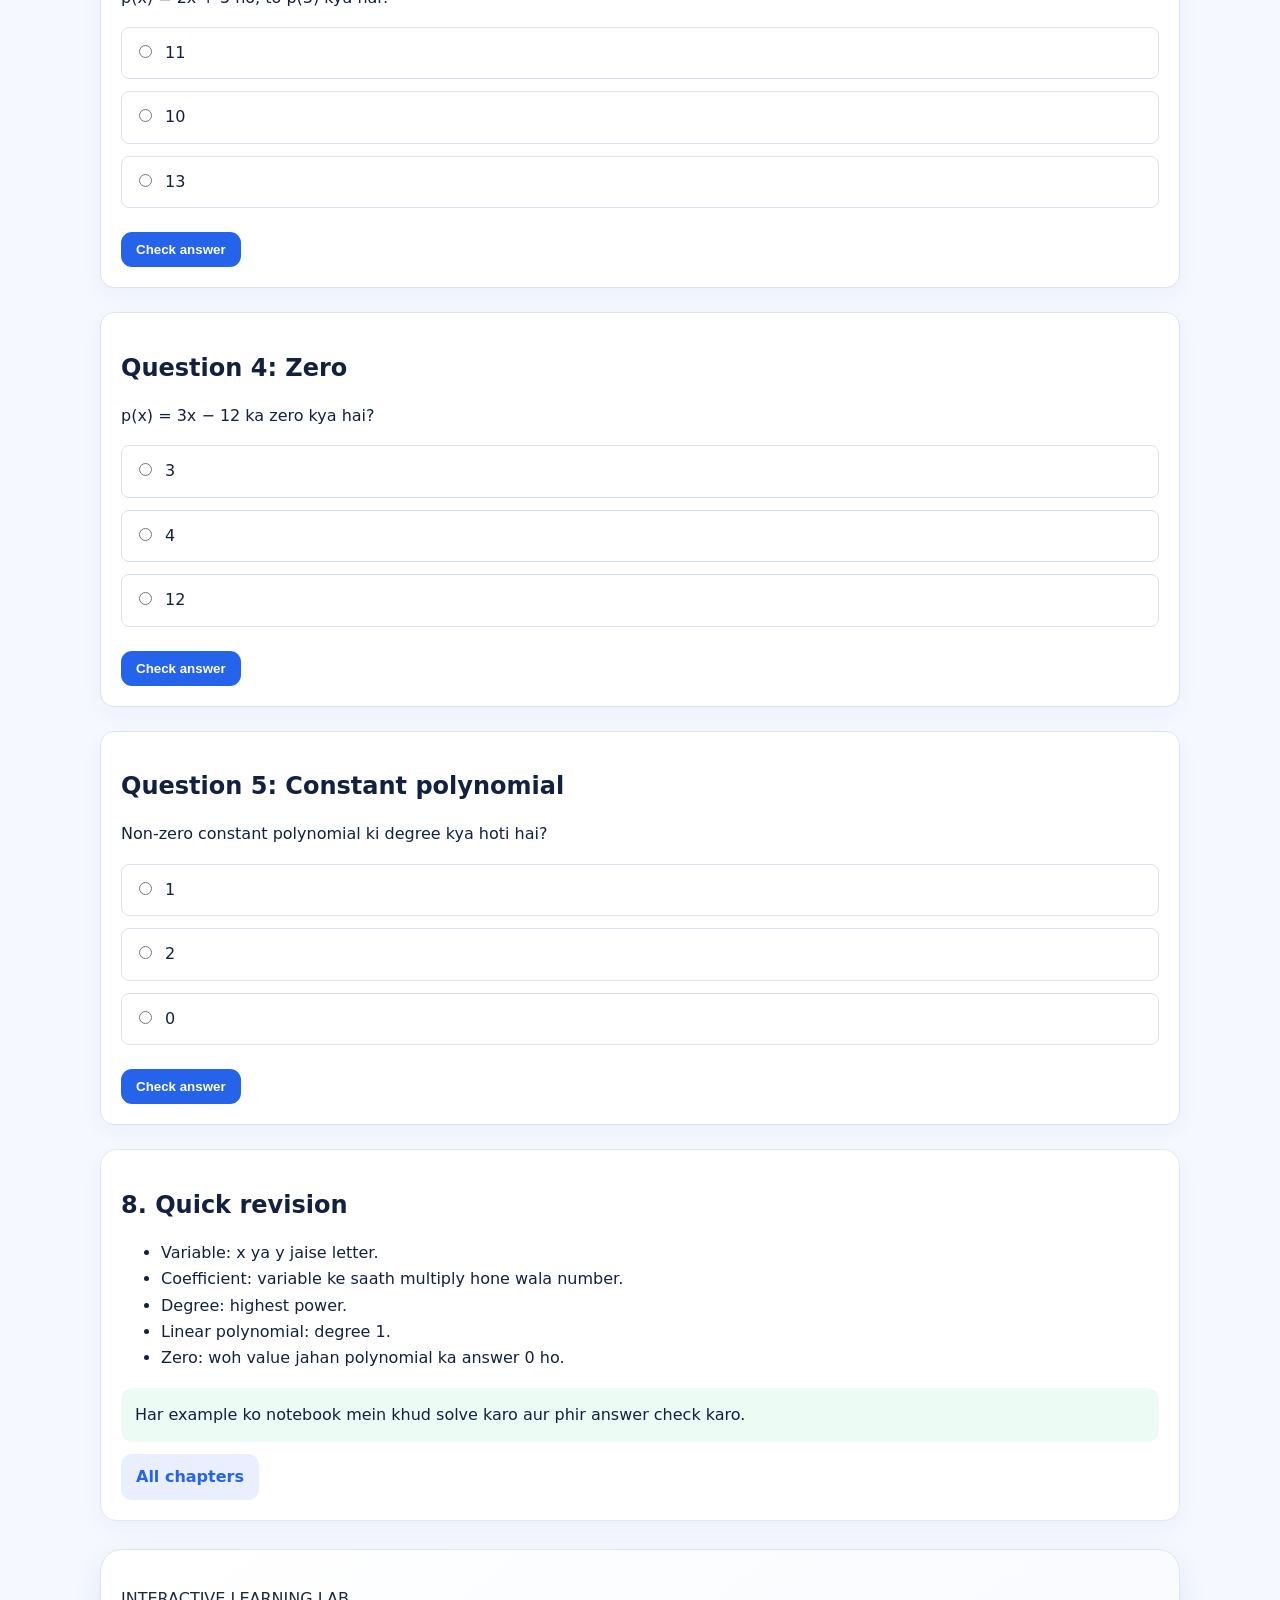
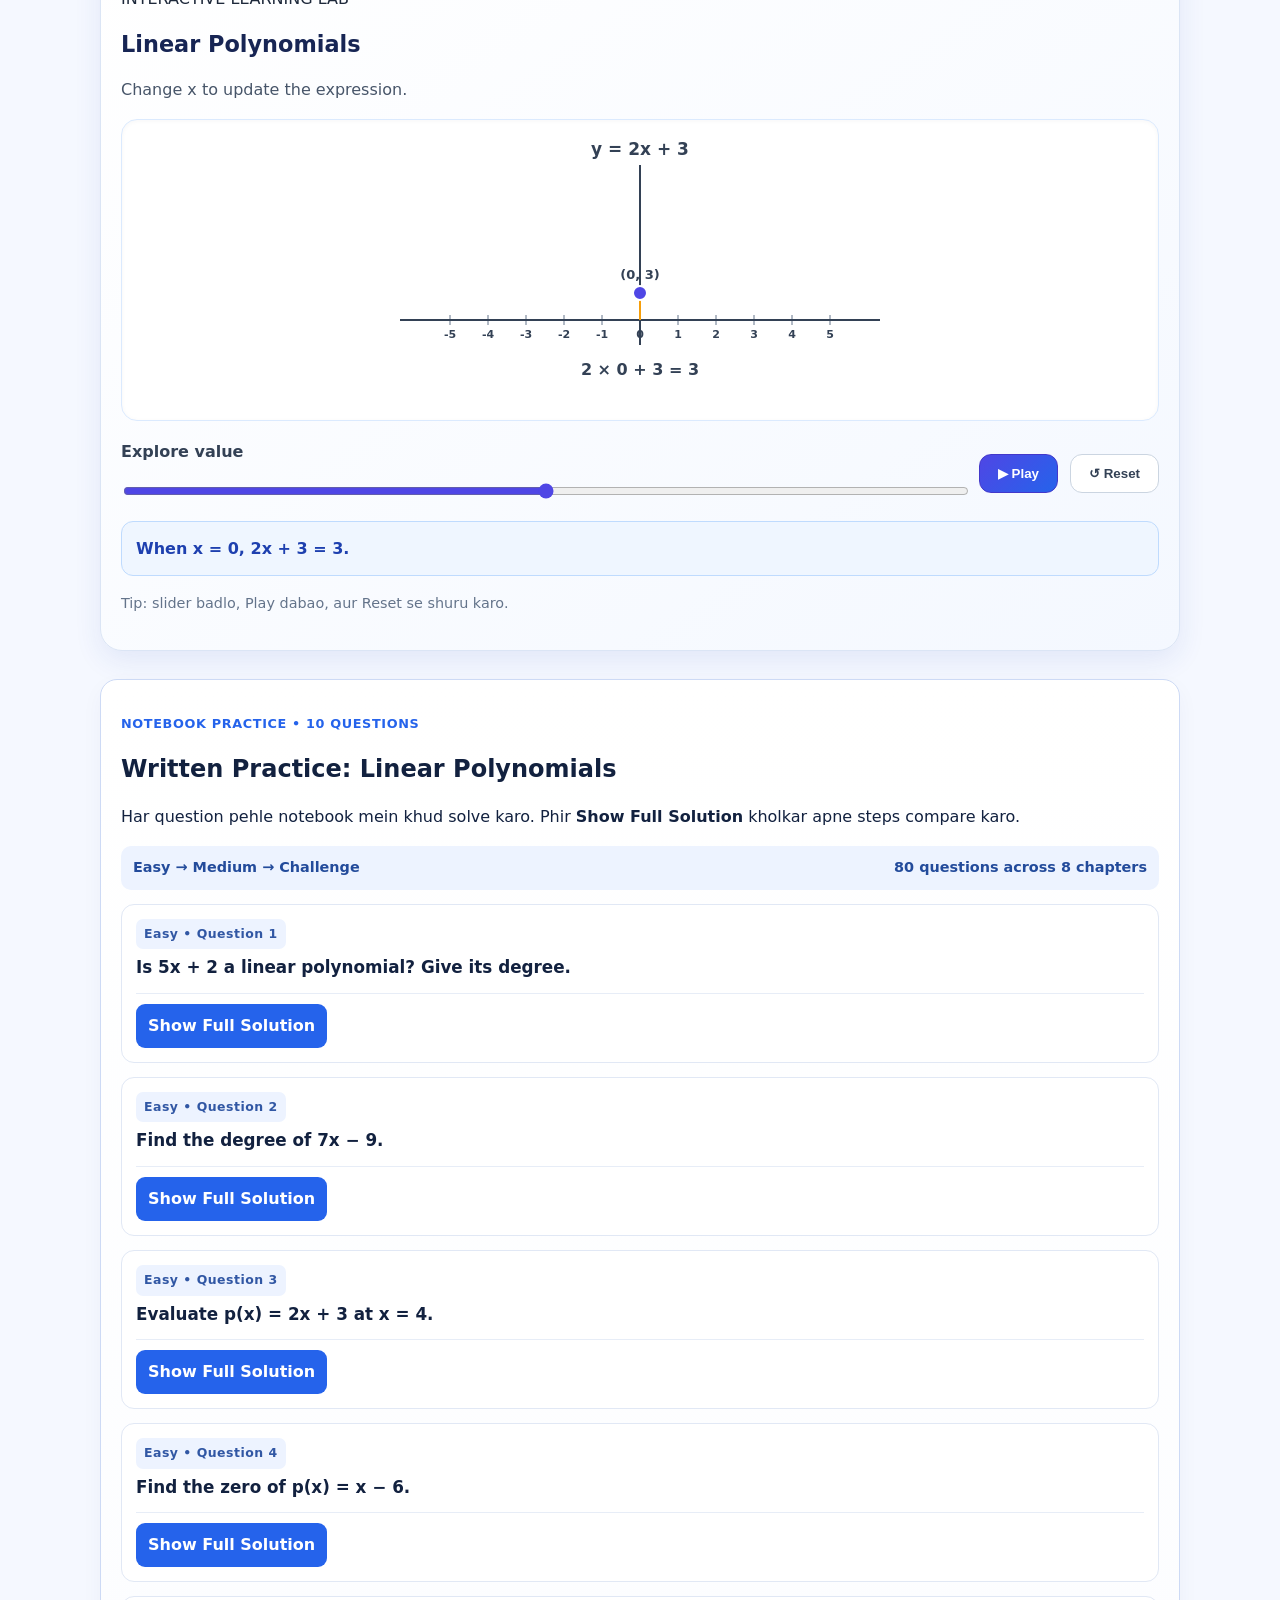
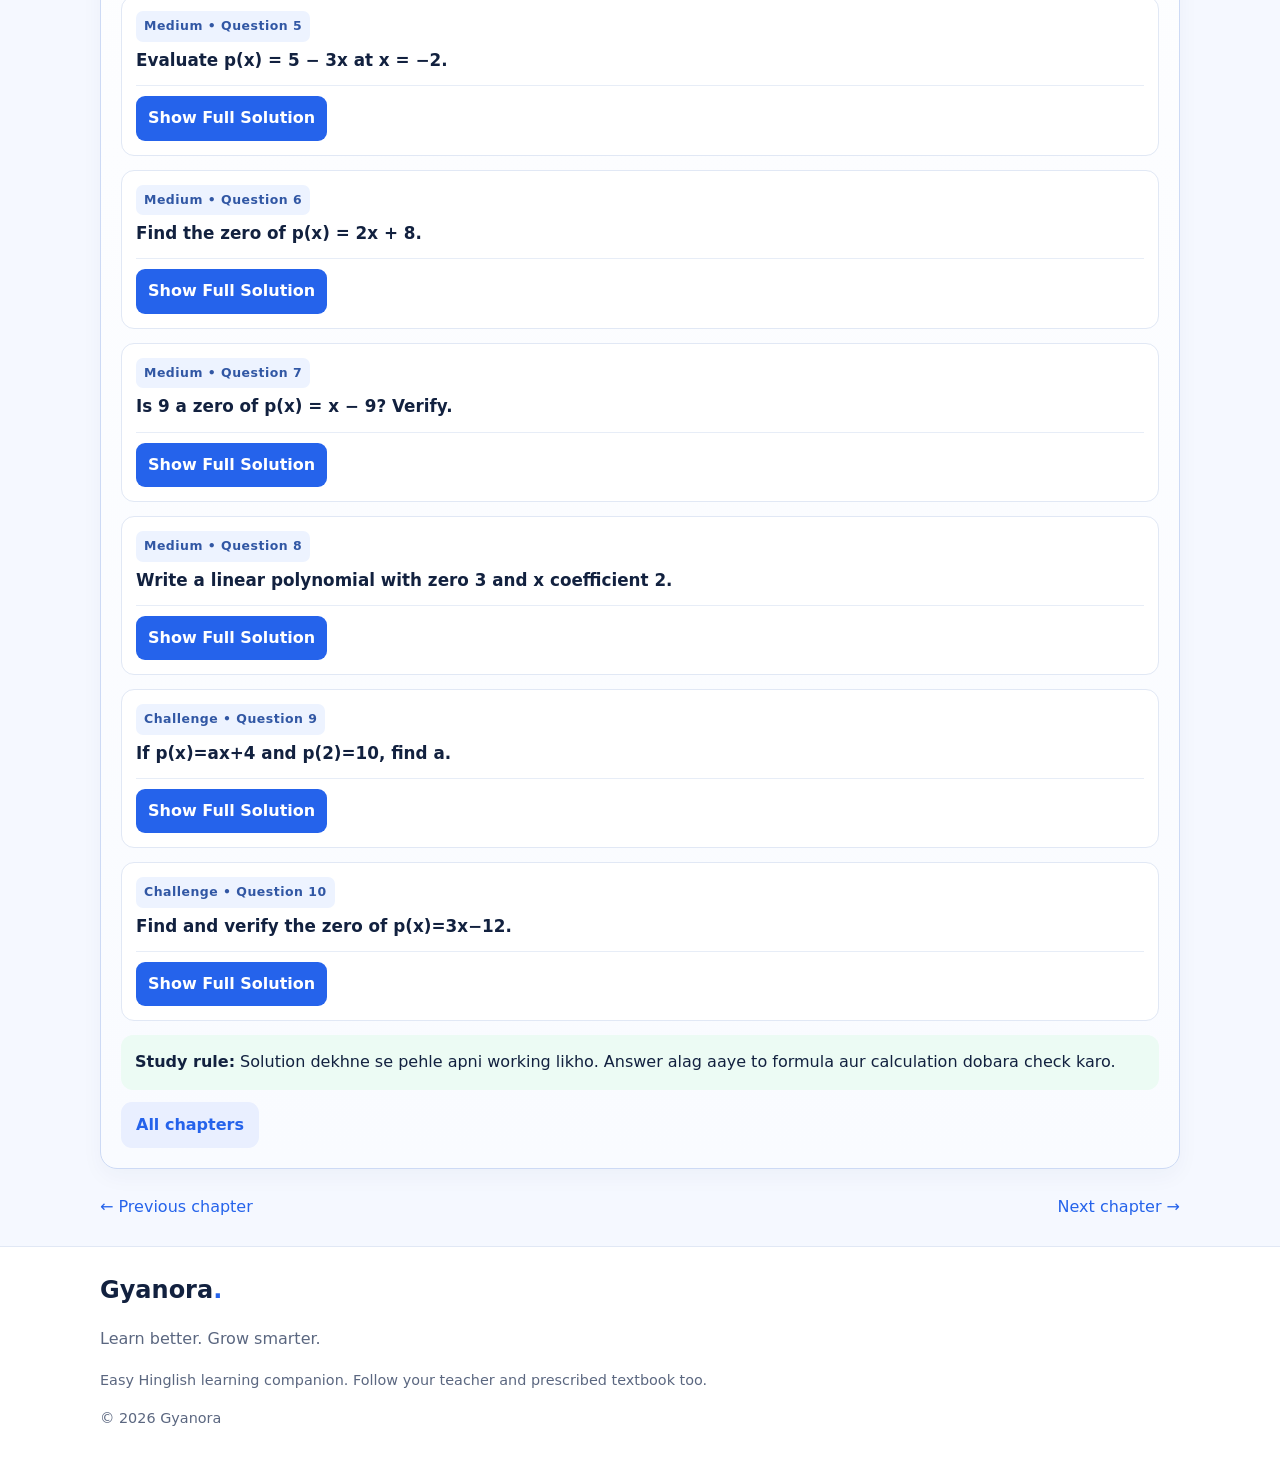
<file: linear-polynomials.html>
<!doctype html>
<html lang="en">
<head>
<meta charset="utf-8">
<meta name="viewport" content="width=device-width,initial-scale=1">
<meta name="theme-color" content="#2563eb">
<title>Introduction to Linear Polynomials | Gyanora</title>
<link rel="stylesheet" href="style.css">

<style>
.quiz {
  margin: 24px 0;
  padding: 20px;
  border: 1px solid #dbe3ef;
  border-radius: 14px;
}
.quiz .option {
  display: block;
  margin: 12px 0;
  padding: 12px;
  border: 1px solid #dbe3ef;
  border-radius: 8px;
  cursor: pointer;
}
.quiz .option:has(input:checked) {
  border-color: #2563eb;
  background: #eff6ff;
}
.quiz input[type="radio"] {
  margin-right: 8px;
}
.quiz .check-answer {
  margin-top: 12px;
  cursor: pointer;
}
.quiz .feedback {
  margin-top: 14px;
  font-weight: 600;
  line-height: 1.6;
}
.quiz .feedback[data-result="correct"] { color: #15803d; }
.quiz .feedback[data-result="incorrect"] { color: #dc2626; }
.quiz .feedback[data-result="empty"] { color: #b45309; }
.formula {
  overflow-wrap: anywhere;
}
</style>
<!-- Google Analytics: GYANORA -->
<script async src="https://www.googletagmanager.com/gtag/js?id=G-F06TS6JVC5"></script>
<script>
  window.dataLayer = window.dataLayer || [];
  function gtag(){dataLayer.push(arguments);}
  gtag('js', new Date());
  gtag('config', 'G-F06TS6JVC5');
</script>

</head>

<body>
<header>
<div class="container nav">
<a class="logo" href="index.html">Gyanora<span>.</span></a>
<nav class="navlinks">
<a href="index.html">Home</a>
<a href="class9.html">Class 9 Maths</a>
<a href="class9.html#chapters">Chapters</a>
</nav>
</div>
</header>

<main>
<div class="container">

<div class="breadcrumb">
<a href="index.html">Home</a> /
<a href="class9.html">Class 9 Maths</a> /
Introduction to Linear Polynomials
</div>

<section class="section">
<span class="eyebrow">CLASS 9 MATHS · CHAPTER 2 OF 8</span>
<h1>Introduction to Linear Polynomials</h1>
<p class="lead">
Aaj hum seekhenge polynomial kya hota hai, uski degree kaise
nikalte hain aur linear polynomial ko kaise samajhte hain.
</p>
</section>

<section class="lesson">
<h2>1. Polynomial kya hota hai?</h2>
<p>
Polynomial ek mathematical expression hai jisme numbers aur
variables jaise x aur y hote hain. Variables ki powers
non-negative whole numbers hoti hain.
</p>

<div class="formula">3x + 5</div>

<ul>
<li><strong>x</strong> = variable</li>
<li><strong>3</strong> = x ka coefficient</li>
<li><strong>5</strong> = constant term</li>
</ul>

<div class="tip">
<strong>Yaad rakho:</strong> x² + 2x + 1 polynomial hai.
Lekin 1/x + 2 polynomial nahi hai, kyunki x denominator mein hai.
</div>
</section>

<section class="lesson">
<h2>2. Polynomial ki degree</h2>
<p>
Ek variable wale non-zero polynomial ki sabse badi power uski
degree hoti hai.
</p>

<div class="formula">4x³ + 2x² − 7x + 6</div>

<p>Iski highest power 3 hai, isliye degree 3 hai.</p>

<div class="table-wrap">
<table>
<thead>
<tr><th>Polynomial</th><th>Degree</th><th>Type</th></tr>
</thead>
<tbody>
<tr><td>7</td><td>0</td><td>Constant</td></tr>
<tr><td>3x + 2</td><td>1</td><td>Linear</td></tr>
<tr><td>x² + 4x + 1</td><td>2</td><td>Quadratic</td></tr>
<tr><td>x³ − 2x + 5</td><td>3</td><td>Cubic</td></tr>
</tbody>
</table>
</div>
</section>

<section class="lesson">
<h2>3. Linear polynomial kya hai?</h2>
<p>
Jis non-zero polynomial ki degree 1 hoti hai, use linear
polynomial kehte hain.
</p>

<div class="formula">p(x) = ax + b, where a ≠ 0</div>

<p>Examples: 2x + 3, 5x − 7, −x + 4.</p>

<svg viewBox="0 0 320 200" width="100%"
role="img" aria-label="Straight line graph">
<g stroke="currentColor" opacity=".15">
<path d="M30 40H290 M30 70H290 M30 100H290 M30 130H290 M30 160H290"/>
<path d="M60 25V175 M100 25V175 M140 25V175 M180 25V175 M220 25V175 M260 25V175"/>
</g>
<path d="M30 100H295 M160 180V15" stroke="currentColor"
stroke-width="1.5" fill="none"/>
<path d="M60 160L260 40" stroke="#2563eb"
stroke-width="3" fill="none"/>
<g fill="currentColor" font-size="11">
<text x="285" y="92">x</text>
<text x="168" y="23">y</text>
<text x="166" y="114">O</text>
<text x="215" y="35">Straight line</text>
</g>
</svg>

<p class="small">
Linear equation ka graph straight line hota hai.
</p>
</section>

<section class="lesson">
<h2>4. Daily-life example</h2>
<p>
Ek notebook ₹20 ki hai aur delivery charge ₹10 hai.
Agar x notebooks khareedo, total cost:
</p>

<div class="formula">C = 20x + 10</div>

<div class="example">
<p>3 notebooks ke liye x = 3.</p>
<p>C = 20 × 3 + 10</p>
<p>C = 60 + 10 = ₹70</p>
<strong>Answer: ₹70</strong>
</div>
</section>

<section class="lesson">
<h2>5. Polynomial ki value</h2>
<p>
p(x) = 3x − 2 ke liye p(4) nikaalo.
</p>

<div class="example">
<p>Step 1: x ki jagah 4 rakho.</p>
<div class="formula">p(4) = 3(4) − 2</div>
<p>Step 2: Multiply karo.</p>
<div class="formula">p(4) = 12 − 2 = 10</div>
<strong>Answer: 10</strong>
</div>
</section>

<section class="lesson">
<h2>6. Zero of a polynomial</h2>
<p>
Jis value par polynomial ka answer 0 aata hai, woh us polynomial
ka zero kehlati hai.
</p>

<div class="example">
<p>p(x) = 2x − 6</p>
<div class="formula">2x − 6 = 0</div>
<div class="formula">2x = 6</div>
<div class="formula">x = 3</div>
<p>Check: p(3) = 6 − 6 = 0.</p>
<strong>Isliye 3 iska zero hai.</strong>
</div>
</section>

<section class="quiz" data-answer="1"
data-why="4x − 7 ki degree 1 hai.">
<span class="eyebrow">7. INTERACTIVE PRACTICE</span>
<h2>Question 1: Linear polynomial</h2>
<p>Kaunsa expression linear polynomial hai?</p>

<label class="option"><input type="radio" name="q1" value="0"> x² + 1</label>
<label class="option"><input type="radio" name="q1" value="1"> 4x − 7</label>
<label class="option"><input type="radio" name="q1" value="2"> 1/x + 2</label>

<button class="btn check-answer" type="button">Check answer</button>
<div class="feedback" role="status" aria-live="polite"></div>
</section>

<section class="quiz" data-answer="2"
data-why="Highest power 2 hai.">
<h2>Question 2: Degree</h2>
<p>x² + 3x + 1 ki degree kya hai?</p>

<label class="option"><input type="radio" name="q2" value="0"> 1</label>
<label class="option"><input type="radio" name="q2" value="1"> 3</label>
<label class="option"><input type="radio" name="q2" value="2"> 2</label>

<button class="btn check-answer" type="button">Check answer</button>
<div class="feedback" role="status" aria-live="polite"></div>
</section>

<section class="quiz" data-answer="0"
data-why="2 × 3 + 5 = 11.">
<h2>Question 3: Value nikaalo</h2>
<p>p(x) = 2x + 5 ho, to p(3) kya hai?</p>

<label class="option"><input type="radio" name="q3" value="0"> 11</label>
<label class="option"><input type="radio" name="q3" value="1"> 10</label>
<label class="option"><input type="radio" name="q3" value="2"> 13</label>

<button class="btn check-answer" type="button">Check answer</button>
<div class="feedback" role="status" aria-live="polite"></div>
</section>

<section class="quiz" data-answer="1"
data-why="3 × 4 − 12 = 0.">
<h2>Question 4: Zero</h2>
<p>p(x) = 3x − 12 ka zero kya hai?</p>

<label class="option"><input type="radio" name="q4" value="0"> 3</label>
<label class="option"><input type="radio" name="q4" value="1"> 4</label>
<label class="option"><input type="radio" name="q4" value="2"> 12</label>

<button class="btn check-answer" type="button">Check answer</button>
<div class="feedback" role="status" aria-live="polite"></div>
</section>

<section class="quiz" data-answer="2"
data-why="Non-zero constant polynomial ki degree 0 hoti hai.">
<h2>Question 5: Constant polynomial</h2>
<p>Non-zero constant polynomial ki degree kya hoti hai?</p>

<label class="option"><input type="radio" name="q5" value="0"> 1</label>
<label class="option"><input type="radio" name="q5" value="1"> 2</label>
<label class="option"><input type="radio" name="q5" value="2"> 0</label>

<button class="btn check-answer" type="button">Check answer</button>
<div class="feedback" role="status" aria-live="polite"></div>
</section>

<section class="lesson">
<h2>8. Quick revision</h2>
<ul>
<li>Variable: x ya y jaise letter.</li>
<li>Coefficient: variable ke saath multiply hone wala number.</li>
<li>Degree: highest power.</li>
<li>Linear polynomial: degree 1.</li>
<li>Zero: woh value jahan polynomial ka answer 0 ho.</li>
</ul>

<div class="tip">
Har example ko notebook mein khud solve karo aur phir answer check karo.
</div>

<a class="btn secondary" href="class9.html">All chapters</a>
</section>

<section class="gyanora-animation-lab" data-kind="polynomial">
  <p>INTERACTIVE LEARNING LAB</p>
  <h2>Linear Polynomials</h2>
  <p class="lab-intro">Change x to update the expression.</p>
  <div class="lab-stage">
    <svg viewBox="0 0 620 280" role="img" aria-label="Linear Polynomials interactive animation"></svg>
  </div>
  <div class="lab-controls">
    <label class="lab-slider">Explore value
      <input type="range" min="0" max="10" value="5" step="1">
    </label>
    <button type="button" data-play>▶ Play</button>
    <button type="button" class="lab-reset" data-reset>↺ Reset</button>
  </div>
  <p class="lab-readout" aria-live="polite">Animation ready.</p>
  <p class="lab-tip">Tip: slider badlo, Play dabao, aur Reset se shuru karo.</p>
</section>

<section class="lesson written-practice" id="written-practice">
<p class="eyebrow">NOTEBOOK PRACTICE • 10 QUESTIONS</p>
<h2>Written Practice: Linear Polynomials</h2>
<p>Har question pehle notebook mein khud solve karo. Phir <strong>Show Full Solution</strong> kholkar apne steps compare karo.</p>
<div class="written-progress"><span>Easy → Medium → Challenge</span><span>80 questions across 8 chapters</span></div>
<article class="written-question" id="written-q1">
<p class="written-level">Easy • Question 1</p>
<h3>Is 5x + 2 a linear polynomial? Give its degree.</h3>
<details class="solution-details"><summary>Show Full Solution</summary><div class="solution-body">
<p><strong>Concept / method:</strong> The highest power of x is 1, so its degree is 1.</p>
<p class="final-answer"><strong>Final answer:</strong> Yes; degree 1</p>
</div></details></article>
<article class="written-question" id="written-q2">
<p class="written-level">Easy • Question 2</p>
<h3>Find the degree of 7x − 9.</h3>
<details class="solution-details"><summary>Show Full Solution</summary><div class="solution-body">
<p><strong>Concept / method:</strong> The variable term is 7x¹; the highest exponent is 1.</p>
<p class="final-answer"><strong>Final answer:</strong> 1</p>
</div></details></article>
<article class="written-question" id="written-q3">
<p class="written-level">Easy • Question 3</p>
<h3>Evaluate p(x) = 2x + 3 at x = 4.</h3>
<details class="solution-details"><summary>Show Full Solution</summary><div class="solution-body">
<p><strong>Concept / method:</strong> Substitute x = 4: p(4) = 2(4)+3 = 8+3.</p>
<p class="final-answer"><strong>Final answer:</strong> 11</p>
</div></details></article>
<article class="written-question" id="written-q4">
<p class="written-level">Easy • Question 4</p>
<h3>Find the zero of p(x) = x − 6.</h3>
<details class="solution-details"><summary>Show Full Solution</summary><div class="solution-body">
<p><strong>Concept / method:</strong> Set x−6=0. Add 6 to both sides.</p>
<p class="final-answer"><strong>Final answer:</strong> x = 6</p>
</div></details></article>
<article class="written-question" id="written-q5">
<p class="written-level">Medium • Question 5</p>
<h3>Evaluate p(x) = 5 − 3x at x = −2.</h3>
<details class="solution-details"><summary>Show Full Solution</summary><div class="solution-body">
<p><strong>Concept / method:</strong> p(−2)=5−3(−2)=5+6.</p>
<p class="final-answer"><strong>Final answer:</strong> 11</p>
</div></details></article>
<article class="written-question" id="written-q6">
<p class="written-level">Medium • Question 6</p>
<h3>Find the zero of p(x) = 2x + 8.</h3>
<details class="solution-details"><summary>Show Full Solution</summary><div class="solution-body">
<p><strong>Concept / method:</strong> 2x+8=0, so 2x=−8. Divide by 2.</p>
<p class="final-answer"><strong>Final answer:</strong> x = −4</p>
</div></details></article>
<article class="written-question" id="written-q7">
<p class="written-level">Medium • Question 7</p>
<h3>Is 9 a zero of p(x) = x − 9? Verify.</h3>
<details class="solution-details"><summary>Show Full Solution</summary><div class="solution-body">
<p><strong>Concept / method:</strong> p(9)=9−9=0, so 9 makes the polynomial zero.</p>
<p class="final-answer"><strong>Final answer:</strong> Yes; p(9)=0</p>
</div></details></article>
<article class="written-question" id="written-q8">
<p class="written-level">Medium • Question 8</p>
<h3>Write a linear polynomial with zero 3 and x coefficient 2.</h3>
<details class="solution-details"><summary>Show Full Solution</summary><div class="solution-body">
<p><strong>Concept / method:</strong> Let p(x)=2x+c. Since p(3)=0, 6+c=0, hence c=−6.</p>
<p class="final-answer"><strong>Final answer:</strong> p(x)=2x−6</p>
</div></details></article>
<article class="written-question" id="written-q9">
<p class="written-level">Challenge • Question 9</p>
<h3>If p(x)=ax+4 and p(2)=10, find a.</h3>
<details class="solution-details"><summary>Show Full Solution</summary><div class="solution-body">
<p><strong>Concept / method:</strong> 2a+4=10, so 2a=6 and a=3.</p>
<p class="final-answer"><strong>Final answer:</strong> a = 3</p>
</div></details></article>
<article class="written-question" id="written-q10">
<p class="written-level">Challenge • Question 10</p>
<h3>Find and verify the zero of p(x)=3x−12.</h3>
<details class="solution-details"><summary>Show Full Solution</summary><div class="solution-body">
<p><strong>Concept / method:</strong> 3x−12=0 gives 3x=12, so x=4. Check: p(4)=12−12=0.</p>
<p class="final-answer"><strong>Final answer:</strong> Zero = 4</p>
</div></details></article>
<p class="tip"><strong>Study rule:</strong> Solution dekhne se pehle apni working likho. Answer alag aaye to formula aur calculation dobara check karo.</p>
<a class="btn secondary" href="class9.html">All chapters</a>
</section>


<div class="chapter-nav">
<span><a href="coordinates.html">← Previous chapter</a></span>
<span><a href="numbers.html">Next chapter →</a></span>
</div>

</div>
</main>

<footer>
<div class="container">
<a class="logo" href="index.html">Gyanora<span>.</span></a>
<p>Learn better. Grow smarter.</p>
<p class="small">
Easy Hinglish learning companion. Follow your teacher and prescribed textbook too.
</p>
<p class="small">© 2026 Gyanora</p>
</div>
</footer>



<script>
document.querySelectorAll(".quiz").forEach(function(quiz) {
  var button = quiz.querySelector(".check-answer");
  var feedback = quiz.querySelector(".feedback");

  if (!button || !feedback) return;

  button.addEventListener("click", function() {
    var selected = quiz.querySelector('input[type="radio"]:checked');

    feedback.style.cssText =
      "display:block!important;visibility:visible!important;opacity:1!important;padding:12px;margin-top:12px;border-radius:8px;";

    if (!selected) {
      feedback.textContent = "Pehle ek answer select karo.";
      feedback.style.background = "#fef3c7";
      feedback.style.color = "#92400e";
      return;
    }

    if (selected.value === quiz.getAttribute("data-answer")) {
      feedback.textContent =
        "Bilkul sahi! " + quiz.getAttribute("data-why");
      feedback.style.background = "#dcfce7";
      feedback.style.color = "#166534";
    } else {
      feedback.textContent = "Answer galat hai. Dobara try karo!";
      feedback.style.background = "#fee2e2";
      feedback.style.color = "#991b1b";
    }
  });
});
</script>


  <script src="gyanora-animations.js" defer></script>
</body>
</html>
</file>
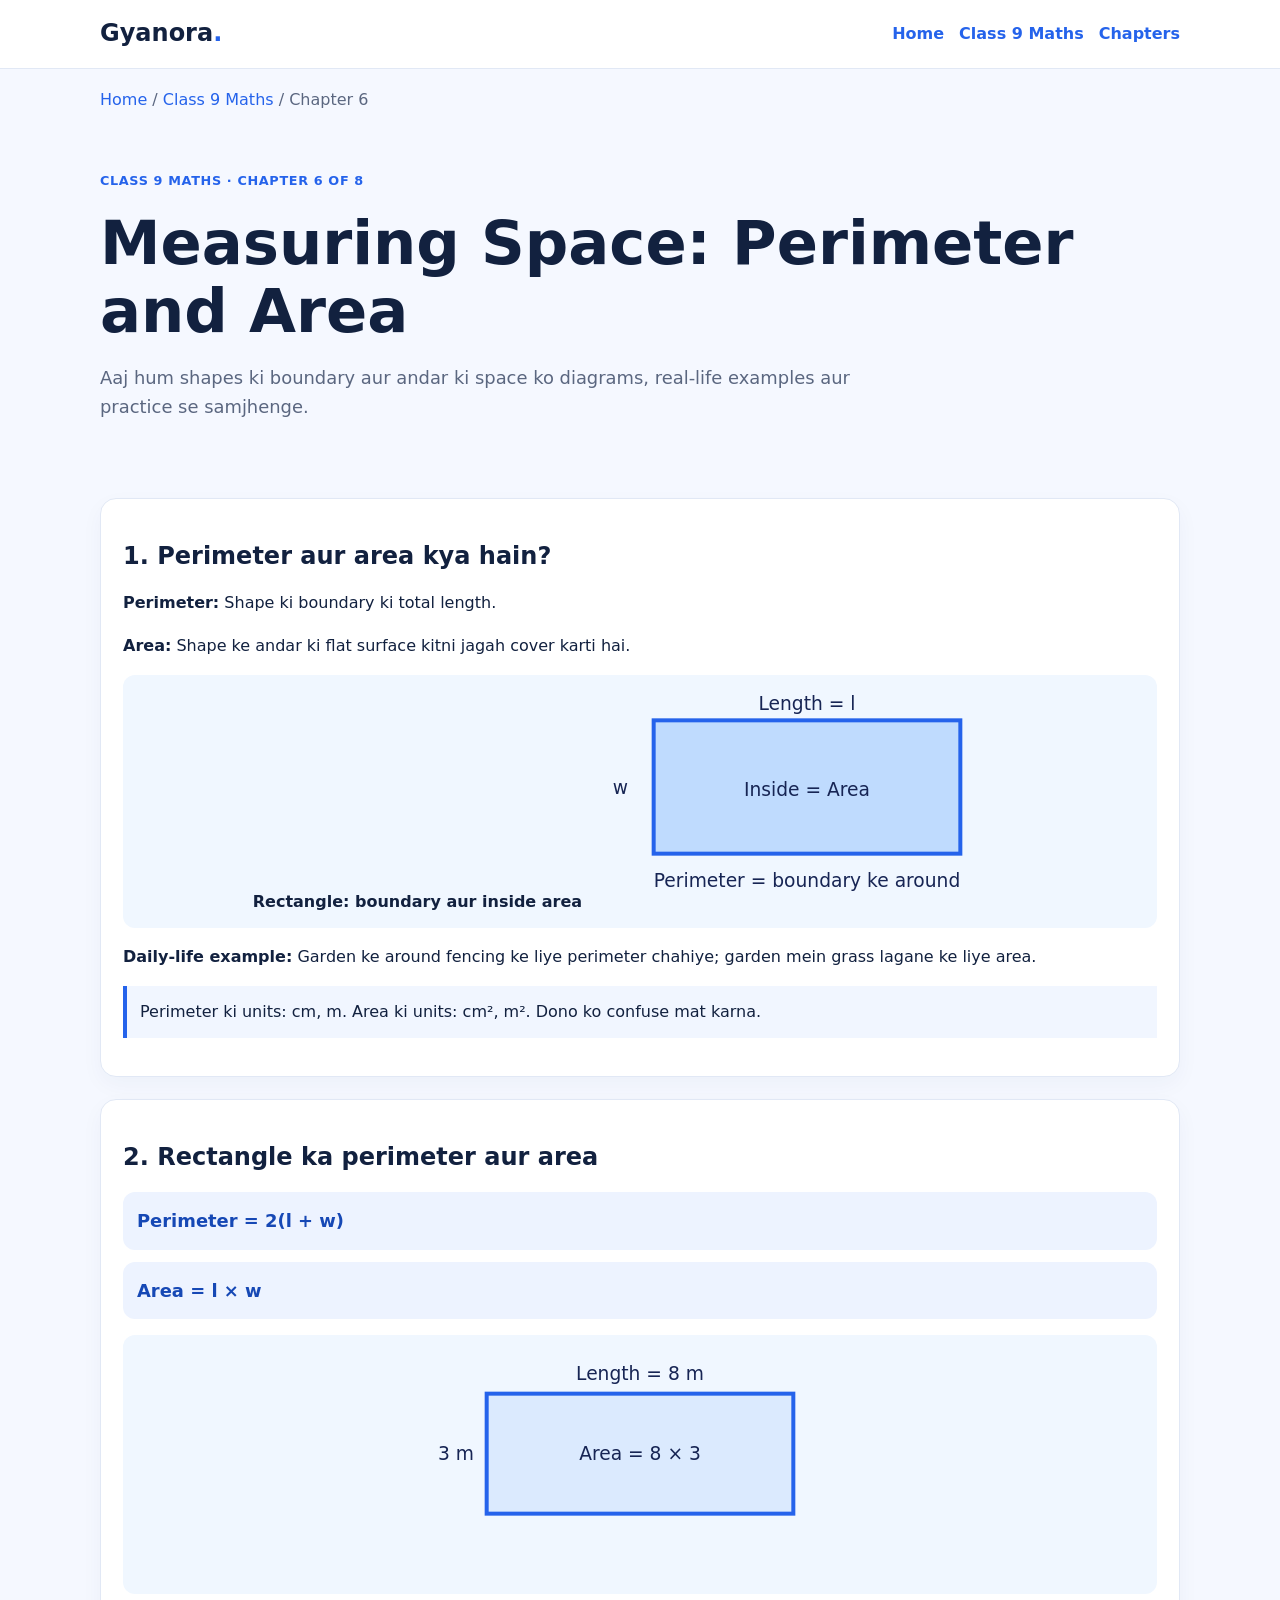
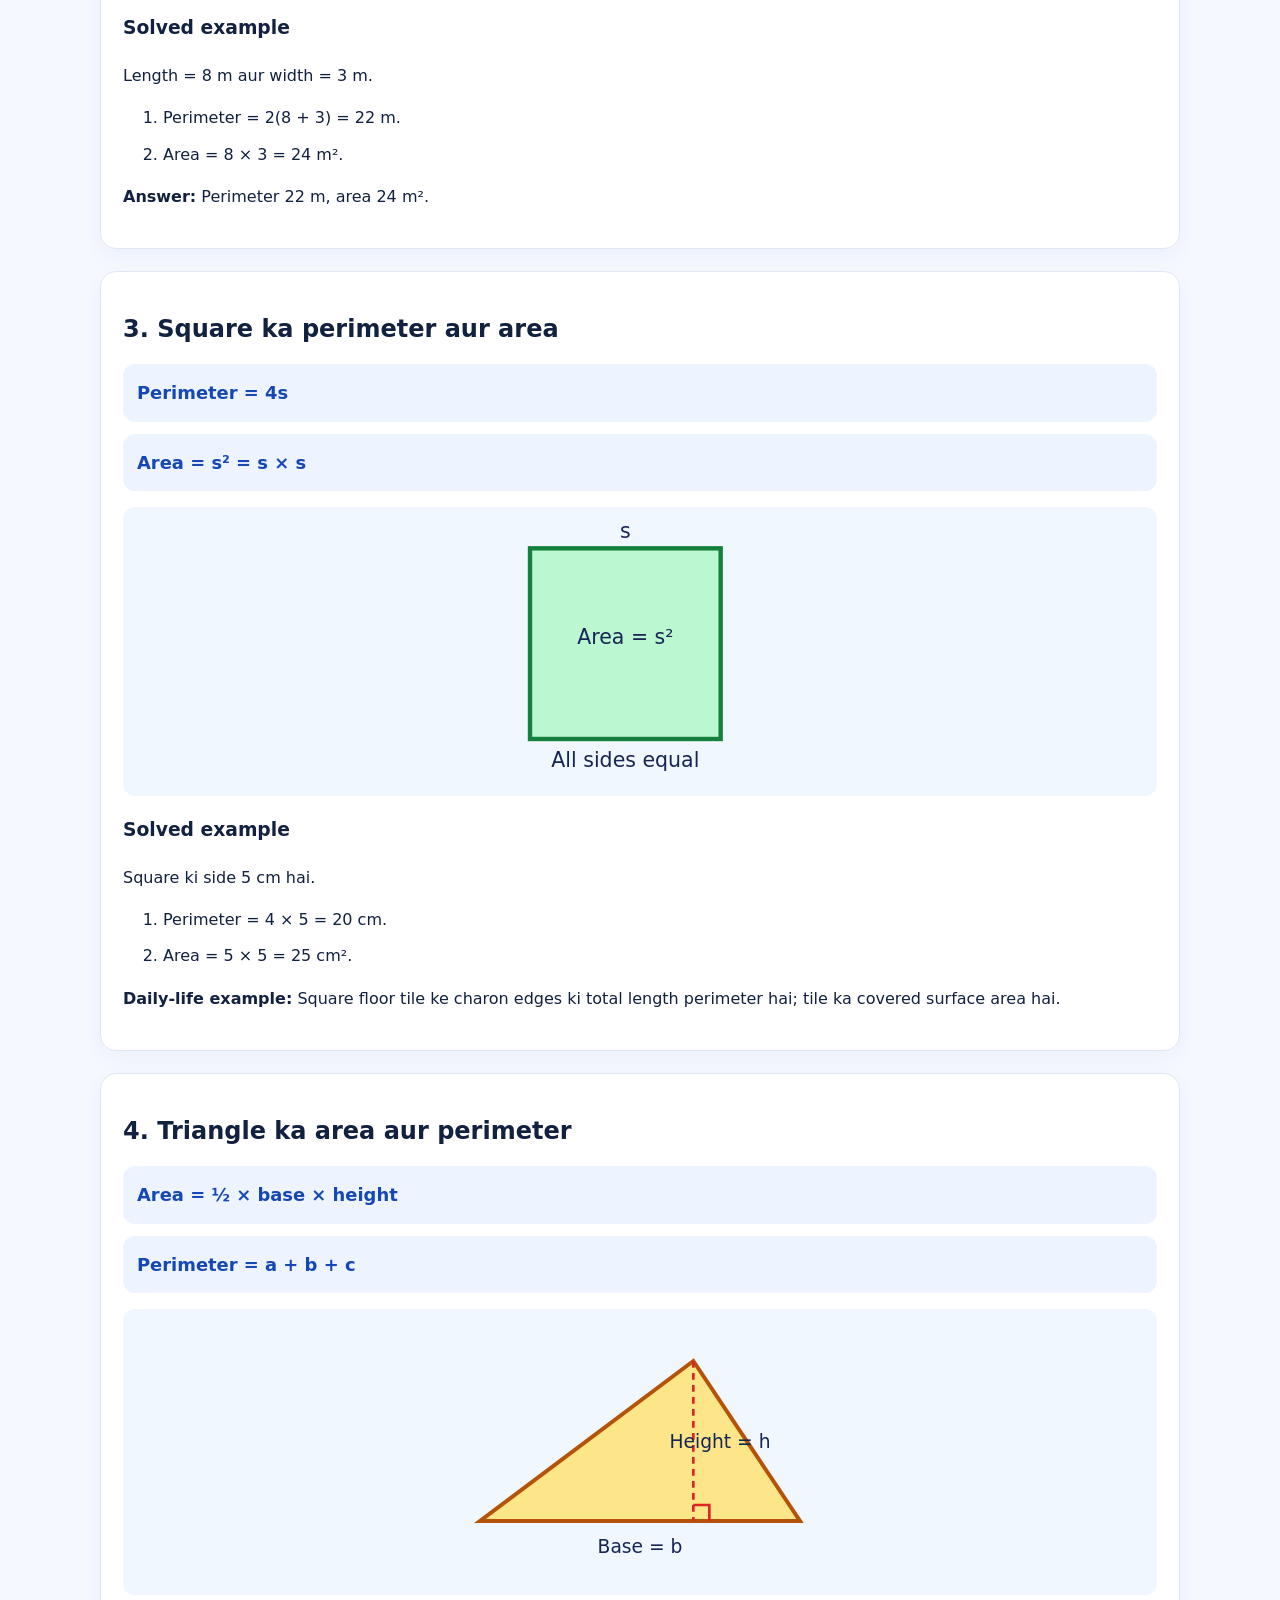
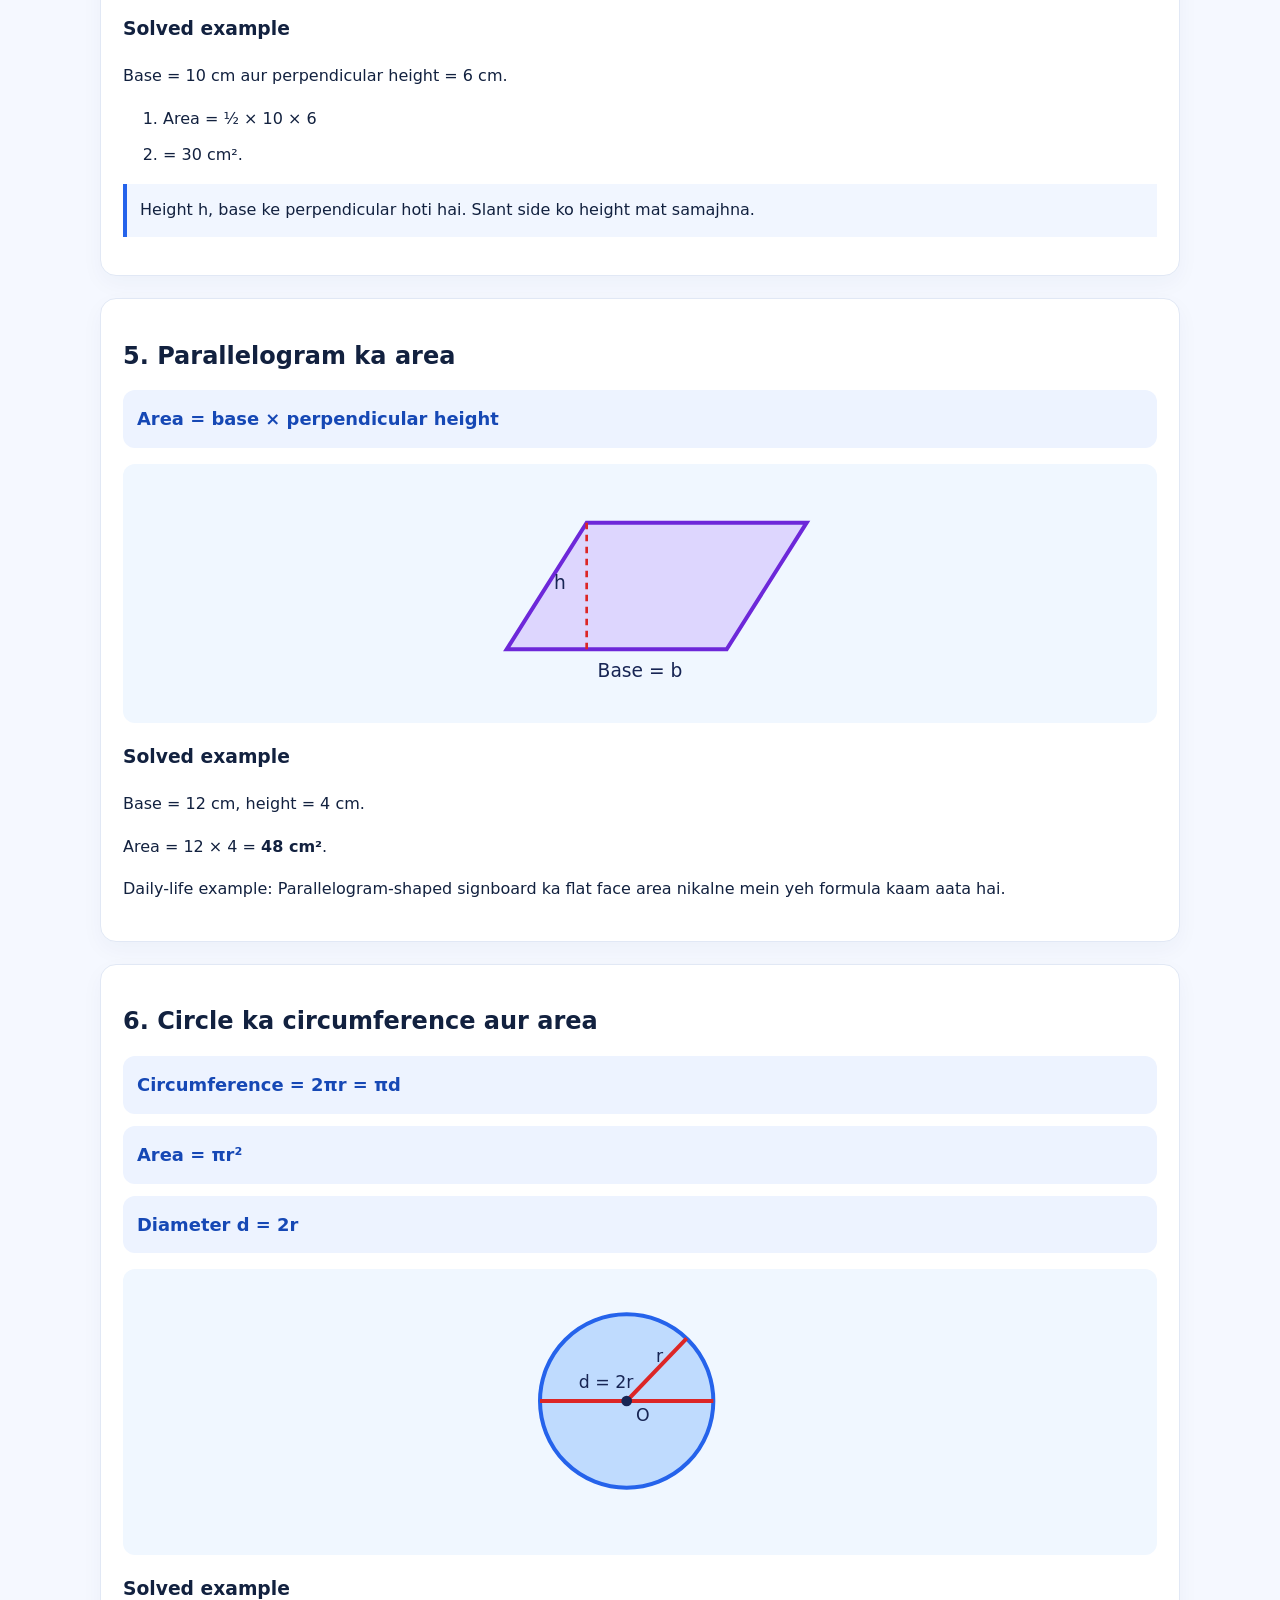
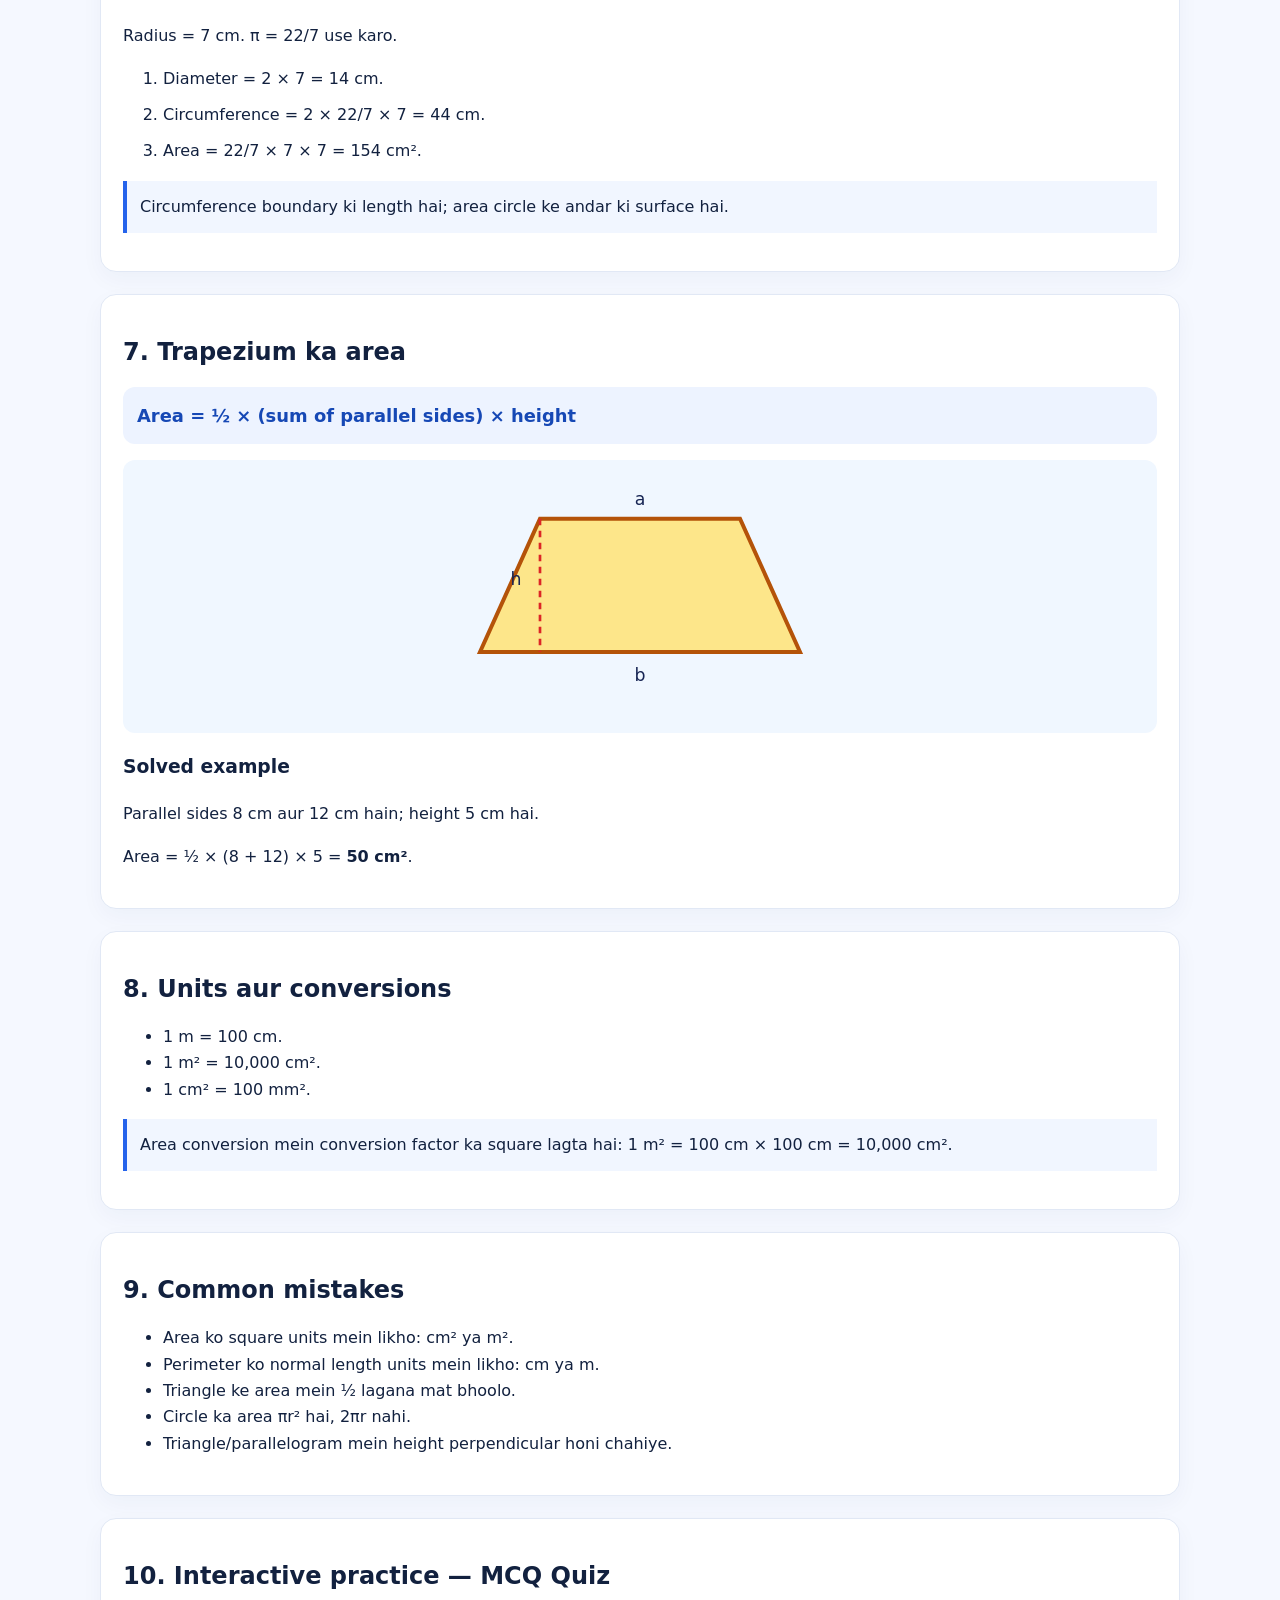
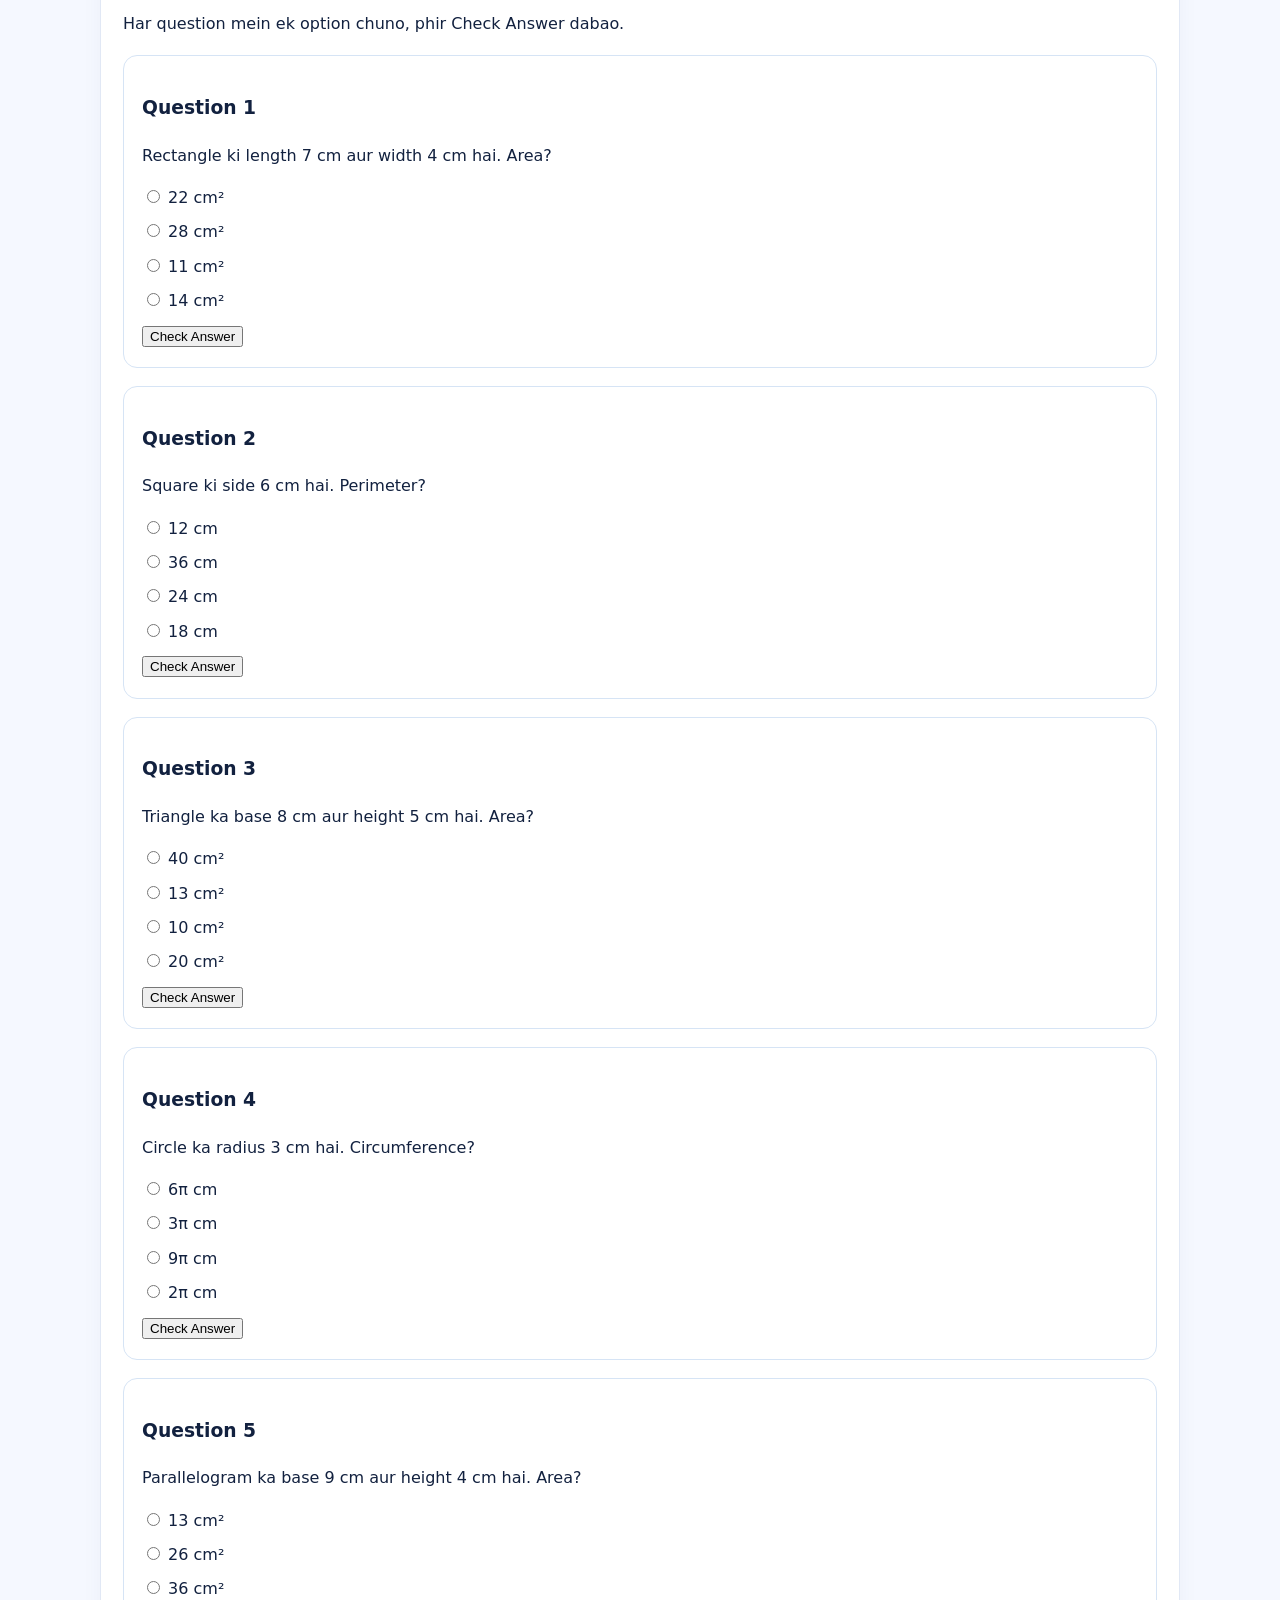
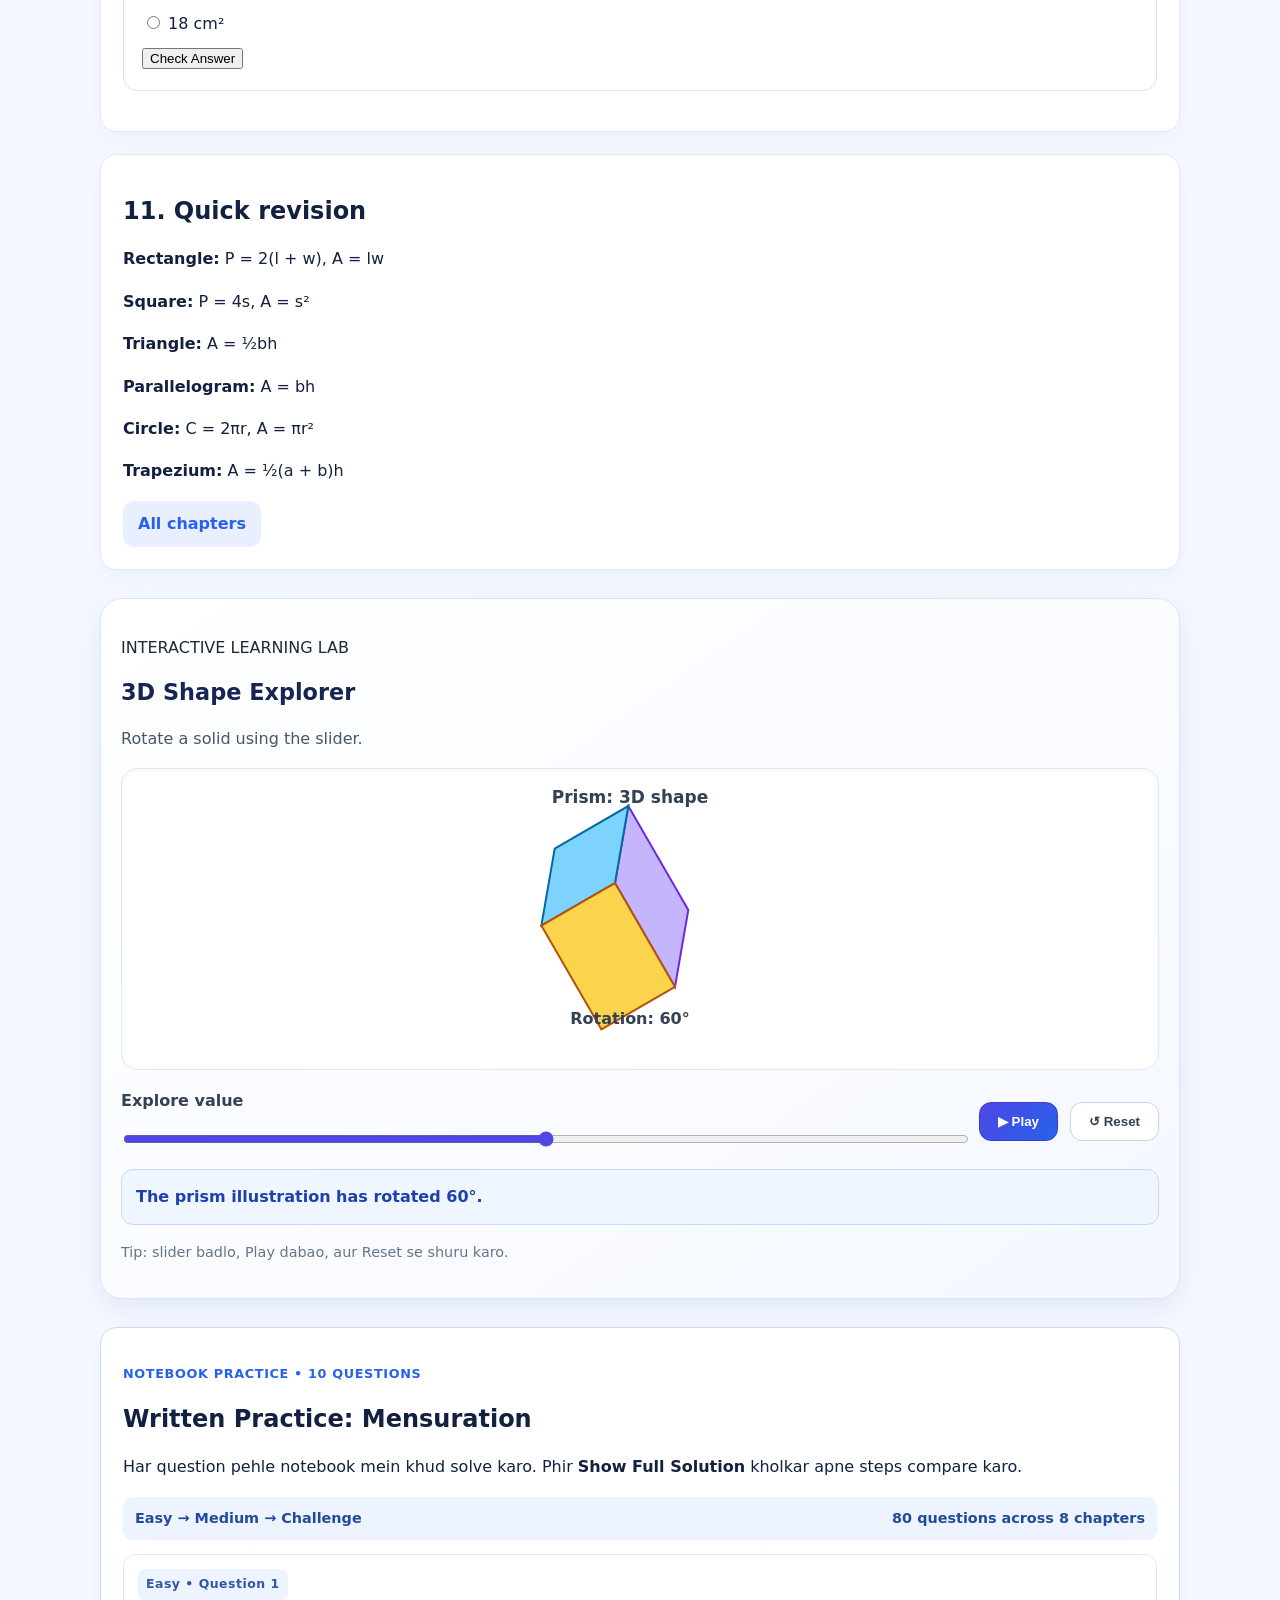
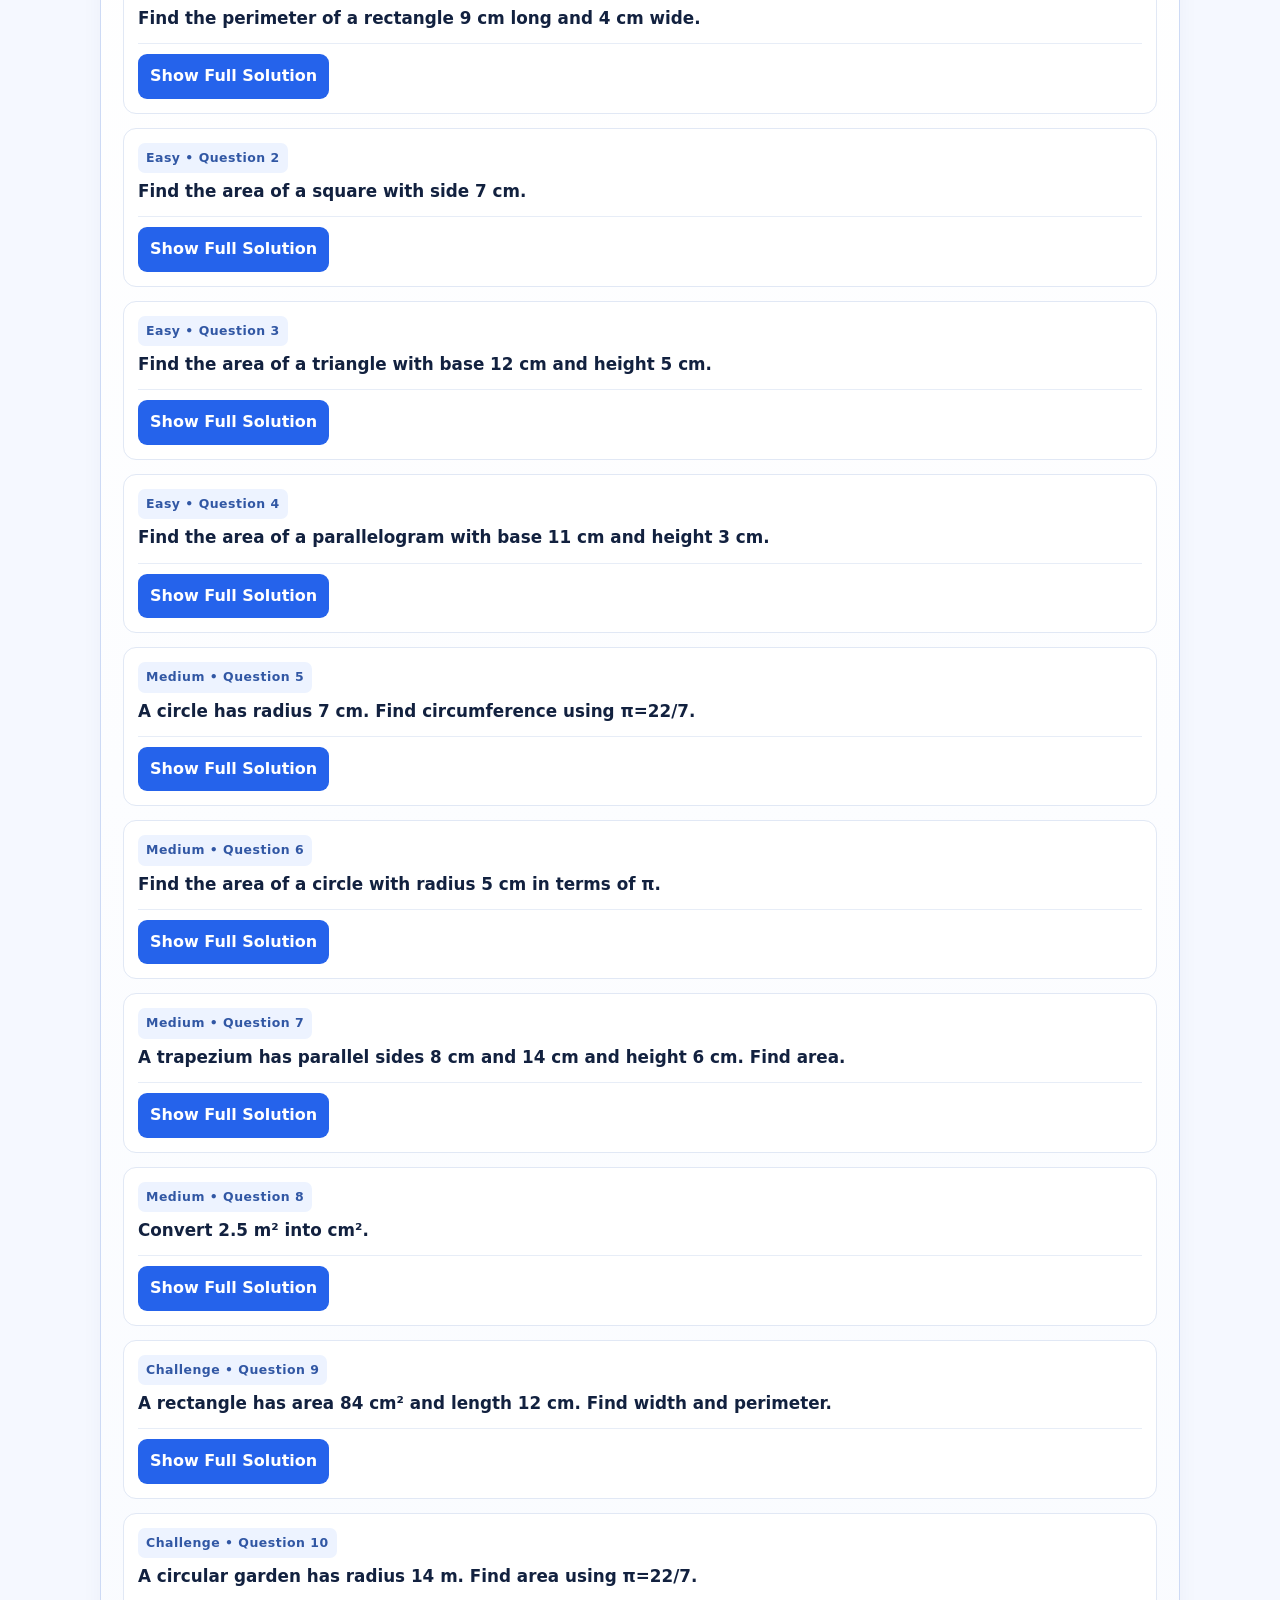
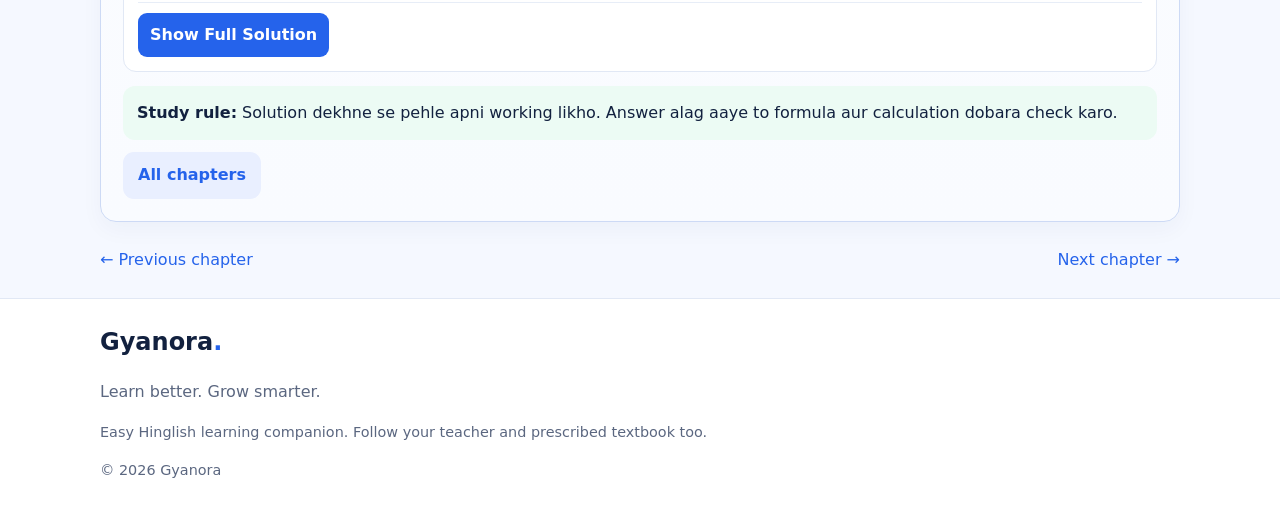
<file: mensuration.html>
<!doctype html>
<html lang="en">
<head>
<meta charset="utf-8">
<meta name="viewport" content="width=device-width,initial-scale=1">
<meta name="theme-color" content="#2563eb">
<title>Measuring Space: Perimeter and Area | Gyanora</title>
<link rel="stylesheet" href="style.css">
<style>
.lesson{margin:22px 0;padding:22px;border-radius:16px}
.diagram{background:#f0f7ff;padding:12px;border-radius:12px;margin:16px 0;text-align:center}
.diagram svg{width:100%;max-width:440px;height:auto}
.formula{font-size:1.12rem;overflow-wrap:anywhere}
.steps li{margin:10px 0}
.practice{padding:18px;border:1px solid #d6e4f5;border-radius:14px;margin:18px 0}
.answer{display:none;background:#e8f7ed;padding:12px;border-radius:10px;margin-top:10px}
.reveal{padding:10px 14px;border:0;border-radius:9px;background:#2563eb;color:white;cursor:pointer;margin-top:10px}
.note{padding:13px;border-left:4px solid #2563eb;background:#f1f6ff}
</style>
<!-- Google Analytics: GYANORA -->
<script async src="https://www.googletagmanager.com/gtag/js?id=G-F06TS6JVC5"></script>
<script>
  window.dataLayer = window.dataLayer || [];
  function gtag(){dataLayer.push(arguments);}
  gtag('js', new Date());
  gtag('config', 'G-F06TS6JVC5');
</script>

</head>
<body>
<header><div class="container nav">
<a class="logo" href="index.html">Gyanora<span>.</span></a>
<nav class="navlinks">
<a href="index.html">Home</a>
<a href="class9.html">Class 9 Maths</a>
<a href="class9.html#chapters">Chapters</a>
</nav>
</div></header>

<main><div class="container">
<div class="breadcrumb">
<a href="index.html">Home</a> /
<a href="class9.html">Class 9 Maths</a> / Chapter 6
</div>

<section class="section">
<span class="eyebrow">CLASS 9 MATHS · CHAPTER 6 OF 8</span>
<h1>Measuring Space: Perimeter and Area</h1>
<p class="lead">Aaj hum shapes ki boundary aur andar ki space ko diagrams, real-life examples aur practice se samjhenge.</p>
</section>

<section class="lesson">
<h2>1. Perimeter aur area kya hain?</h2>
<p><strong>Perimeter:</strong> Shape ki boundary ki total length.</p>
<p><strong>Area:</strong> Shape ke andar ki flat surface kitni jagah cover karti hai.</p>
<div class="diagram">
<strong>Rectangle: boundary aur inside area</strong>
<svg viewBox="0 0 330 165" role="img" aria-label="Rectangle showing length, width and shaded area">
<rect x="50" y="25" width="230" height="100" fill="#bfdbfe" stroke="#2563eb" stroke-width="3"/>
<g fill="#172554" font-size="14" text-anchor="middle">
<text x="165" y="17">Length = l</text>
<text x="165" y="82">Inside = Area</text>
<text x="25" y="80">w</text>
<text x="165" y="150">Perimeter = boundary ke around</text>
</g>
</svg>
</div>
<p><strong>Daily-life example:</strong> Garden ke around fencing ke liye perimeter chahiye; garden mein grass lagane ke liye area.</p>
<p class="note">Perimeter ki units: cm, m. Area ki units: cm², m². Dono ko confuse mat karna.</p>
</section>

<section class="lesson">
<h2>2. Rectangle ka perimeter aur area</h2>
<div class="formula">Perimeter = 2(l + w)</div>
<div class="formula">Area = l × w</div>
<div class="diagram">
<svg viewBox="0 0 330 170" role="img" aria-label="Rectangle of length 8 and width 3">
<rect x="50" y="35" width="230" height="90" fill="#dbeafe" stroke="#2563eb" stroke-width="3"/>
<g fill="#172554" font-size="14" text-anchor="middle">
<text x="165" y="25">Length = 8 m</text>
<text x="165" y="85">Area = 8 × 3</text>
<text x="27" y="85">3 m</text>
</g>
</svg>
</div>
<h3>Solved example</h3>
<p>Length = 8 m aur width = 3 m.</p>
<ol class="steps">
<li>Perimeter = 2(8 + 3) = 22 m.</li>
<li>Area = 8 × 3 = 24 m².</li>
</ol>
<p><strong>Answer:</strong> Perimeter 22 m, area 24 m².</p>
</section>

<section class="lesson">
<h2>3. Square ka perimeter aur area</h2>
<div class="formula">Perimeter = 4s</div>
<div class="formula">Area = s² = s × s</div>
<div class="diagram">
<svg viewBox="0 0 300 175" role="img" aria-label="Square with equal sides">
<rect x="75" y="20" width="130" height="130" fill="#bbf7d0" stroke="#15803d" stroke-width="3"/>
<g fill="#172554" font-size="14" text-anchor="middle">
<text x="140" y="13">s</text><text x="140" y="85">Area = s²</text>
<text x="140" y="169">All sides equal</text>
</g>
</svg>
</div>
<h3>Solved example</h3>
<p>Square ki side 5 cm hai.</p>
<ol class="steps">
<li>Perimeter = 4 × 5 = 20 cm.</li>
<li>Area = 5 × 5 = 25 cm².</li>
</ol>
<p><strong>Daily-life example:</strong> Square floor tile ke charon edges ki total length perimeter hai; tile ka covered surface area hai.</p>
</section>

<section class="lesson">
<h2>4. Triangle ka area aur perimeter</h2>
<div class="formula">Area = ½ × base × height</div>
<div class="formula">Perimeter = a + b + c</div>
<div class="diagram">
<svg viewBox="0 0 330 190" role="img" aria-label="Triangle with base and perpendicular height">
<path d="M45 150 L285 150 L205 30 Z" fill="#fde68a" stroke="#b45309" stroke-width="3"/>
<path d="M205 30 V150" stroke="#dc2626" stroke-width="2" stroke-dasharray="5 4"/>
<path d="M205 138 H217 V150" fill="none" stroke="#dc2626" stroke-width="2"/>
<g fill="#172554" font-size="14" text-anchor="middle">
<text x="165" y="174">Base = b</text><text x="225" y="95">Height = h</text>
</g>
</svg>
</div>
<h3>Solved example</h3>
<p>Base = 10 cm aur perpendicular height = 6 cm.</p>
<ol class="steps">
<li>Area = ½ × 10 × 6</li>
<li>= 30 cm².</li>
</ol>
<p class="note">Height h, base ke perpendicular hoti hai. Slant side ko height mat samajhna.</p>
</section>

<section class="lesson">
<h2>5. Parallelogram ka area</h2>
<div class="formula">Area = base × perpendicular height</div>
<div class="diagram">
<svg viewBox="0 0 330 170" role="img" aria-label="Parallelogram showing base and height">
<path d="M65 130 L125 35 L290 35 L230 130 Z" fill="#ddd6fe" stroke="#6d28d9" stroke-width="3"/>
<path d="M125 35 V130" stroke="#dc2626" stroke-width="2" stroke-dasharray="5 4"/>
<g fill="#172554" font-size="14" text-anchor="middle">
<text x="165" y="151">Base = b</text><text x="105" y="85">h</text>
</g>
</svg>
</div>
<h3>Solved example</h3>
<p>Base = 12 cm, height = 4 cm.</p>
<p>Area = 12 × 4 = <strong>48 cm²</strong>.</p>
<p>Daily-life example: Parallelogram-shaped signboard ka flat face area nikalne mein yeh formula kaam aata hai.</p>
</section>

<section class="lesson">
<h2>6. Circle ka circumference aur area</h2>
<div class="formula">Circumference = 2πr = πd</div>
<div class="formula">Area = πr²</div>
<div class="formula">Diameter d = 2r</div>
<div class="diagram">
<svg viewBox="0 0 330 190" role="img" aria-label="Circle showing radius and diameter">
<circle cx="155" cy="90" r="65" fill="#bfdbfe" stroke="#2563eb" stroke-width="3"/>
<path d="M90 90 H220 M155 90 L200 43" stroke="#dc2626" stroke-width="3"/>
<circle cx="155" cy="90" r="4" fill="#172554"/>
<g fill="#172554" font-size="13">
<text x="162" y="105">O</text><text x="177" y="61">r</text><text x="119" y="80">d = 2r</text>
</g>
</svg>
</div>
<h3>Solved example</h3>
<p>Radius = 7 cm. π = 22/7 use karo.</p>
<ol class="steps">
<li>Diameter = 2 × 7 = 14 cm.</li>
<li>Circumference = 2 × 22/7 × 7 = 44 cm.</li>
<li>Area = 22/7 × 7 × 7 = 154 cm².</li>
</ol>
<p class="note">Circumference boundary ki length hai; area circle ke andar ki surface hai.</p>
</section>

<section class="lesson">
<h2>7. Trapezium ka area</h2>
<div class="formula">Area = ½ × (sum of parallel sides) × height</div>
<div class="diagram">
<svg viewBox="0 0 330 180" role="img" aria-label="Trapezium showing parallel sides and height">
<path d="M90 35 H240 L285 135 H45 Z" fill="#fde68a" stroke="#b45309" stroke-width="3"/>
<path d="M90 35 V135" stroke="#dc2626" stroke-width="2" stroke-dasharray="5 4"/>
<g fill="#172554" font-size="13" text-anchor="middle">
<text x="165" y="25">a</text><text x="165" y="157">b</text>
<text x="72" y="85">h</text>
</g>
</svg>
</div>
<h3>Solved example</h3>
<p>Parallel sides 8 cm aur 12 cm hain; height 5 cm hai.</p>
<p>Area = ½ × (8 + 12) × 5 = <strong>50 cm²</strong>.</p>
</section>

<section class="lesson">
<h2>8. Units aur conversions</h2>
<ul>
<li>1 m = 100 cm.</li>
<li>1 m² = 10,000 cm².</li>
<li>1 cm² = 100 mm².</li>
</ul>
<p class="note">Area conversion mein conversion factor ka square lagta hai: 1 m² = 100 cm × 100 cm = 10,000 cm².</p>
</section>

<section class="lesson">
<h2>9. Common mistakes</h2>
<ul>
<li>Area ko square units mein likho: cm² ya m².</li>
<li>Perimeter ko normal length units mein likho: cm ya m.</li>
<li>Triangle ke area mein ½ lagana mat bhoolo.</li>
<li>Circle ka area πr² hai, 2πr nahi.</li>
<li>Triangle/parallelogram mein height perpendicular honi chahiye.</li>
</ul>
</section>

<section class="lesson">
<h2>10. Interactive practice — MCQ Quiz</h2>
<p>Har question mein ek option chuno, phir Check Answer dabao.</p>
<div class="practice mensuration-quiz" data-answer="1" data-why="Rectangle ka area = length × width = 7 × 4 = 28 cm²."><h3>Question 1</h3><p>Rectangle ki length 7 cm aur width 4 cm hai. Area?</p>
<label style="display:block;margin:8px 0;"><input type="radio" name="mensuration-q1" value="0"> 22 cm²</label>
<label style="display:block;margin:8px 0;"><input type="radio" name="mensuration-q1" value="1"> 28 cm²</label>
<label style="display:block;margin:8px 0;"><input type="radio" name="mensuration-q1" value="2"> 11 cm²</label>
<label style="display:block;margin:8px 0;"><input type="radio" name="mensuration-q1" value="3"> 14 cm²</label>
<button type="button" class="check-answer">Check Answer</button><div class="feedback" aria-live="polite"></div></div>
<div class="practice mensuration-quiz" data-answer="2" data-why="Square ka perimeter = 4 × side = 4 × 6 = 24 cm."><h3>Question 2</h3><p>Square ki side 6 cm hai. Perimeter?</p>
<label style="display:block;margin:8px 0;"><input type="radio" name="mensuration-q2" value="0"> 12 cm</label>
<label style="display:block;margin:8px 0;"><input type="radio" name="mensuration-q2" value="1"> 36 cm</label>
<label style="display:block;margin:8px 0;"><input type="radio" name="mensuration-q2" value="2"> 24 cm</label>
<label style="display:block;margin:8px 0;"><input type="radio" name="mensuration-q2" value="3"> 18 cm</label>
<button type="button" class="check-answer">Check Answer</button><div class="feedback" aria-live="polite"></div></div>
<div class="practice mensuration-quiz" data-answer="3" data-why="Triangle ka area = ½ × base × height = 20 cm²."><h3>Question 3</h3><p>Triangle ka base 8 cm aur height 5 cm hai. Area?</p>
<label style="display:block;margin:8px 0;"><input type="radio" name="mensuration-q3" value="0"> 40 cm²</label>
<label style="display:block;margin:8px 0;"><input type="radio" name="mensuration-q3" value="1"> 13 cm²</label>
<label style="display:block;margin:8px 0;"><input type="radio" name="mensuration-q3" value="2"> 10 cm²</label>
<label style="display:block;margin:8px 0;"><input type="radio" name="mensuration-q3" value="3"> 20 cm²</label>
<button type="button" class="check-answer">Check Answer</button><div class="feedback" aria-live="polite"></div></div>
<div class="practice mensuration-quiz" data-answer="0" data-why="Circumference = 2πr = 2π × 3 = 6π cm."><h3>Question 4</h3><p>Circle ka radius 3 cm hai. Circumference?</p>
<label style="display:block;margin:8px 0;"><input type="radio" name="mensuration-q4" value="0"> 6π cm</label>
<label style="display:block;margin:8px 0;"><input type="radio" name="mensuration-q4" value="1"> 3π cm</label>
<label style="display:block;margin:8px 0;"><input type="radio" name="mensuration-q4" value="2"> 9π cm</label>
<label style="display:block;margin:8px 0;"><input type="radio" name="mensuration-q4" value="3"> 2π cm</label>
<button type="button" class="check-answer">Check Answer</button><div class="feedback" aria-live="polite"></div></div>
<div class="practice mensuration-quiz" data-answer="2" data-why="Parallelogram ka area = base × height = 9 × 4 = 36 cm²."><h3>Question 5</h3><p>Parallelogram ka base 9 cm aur height 4 cm hai. Area?</p>
<label style="display:block;margin:8px 0;"><input type="radio" name="mensuration-q5" value="0"> 13 cm²</label>
<label style="display:block;margin:8px 0;"><input type="radio" name="mensuration-q5" value="1"> 26 cm²</label>
<label style="display:block;margin:8px 0;"><input type="radio" name="mensuration-q5" value="2"> 36 cm²</label>
<label style="display:block;margin:8px 0;"><input type="radio" name="mensuration-q5" value="3"> 18 cm²</label>
<button type="button" class="check-answer">Check Answer</button><div class="feedback" aria-live="polite"></div></div>
</section>

<section class="lesson">
<h2>11. Quick revision</h2>
<p><strong>Rectangle:</strong> P = 2(l + w), A = lw</p>
<p><strong>Square:</strong> P = 4s, A = s²</p>
<p><strong>Triangle:</strong> A = ½bh</p>
<p><strong>Parallelogram:</strong> A = bh</p>
<p><strong>Circle:</strong> C = 2πr, A = πr²</p>
<p><strong>Trapezium:</strong> A = ½(a + b)h</p>
<a class="btn secondary" href="class9.html">All chapters</a>
</section>

<section class="gyanora-animation-lab" data-kind="mensuration">
  <p>INTERACTIVE LEARNING LAB</p>
  <h2>3D Shape Explorer</h2>
  <p class="lab-intro">Rotate a solid using the slider.</p>
  <div class="lab-stage">
    <svg viewBox="0 0 620 280" role="img" aria-label="3D Shape Explorer interactive animation"></svg>
  </div>
  <div class="lab-controls">
    <label class="lab-slider">Explore value
      <input type="range" min="0" max="10" value="5" step="1">
    </label>
    <button type="button" data-play>▶ Play</button>
    <button type="button" class="lab-reset" data-reset>↺ Reset</button>
  </div>
  <p class="lab-readout" aria-live="polite">Animation ready.</p>
  <p class="lab-tip">Tip: slider badlo, Play dabao, aur Reset se shuru karo.</p>
</section>

<section class="lesson written-practice" id="written-practice">
<p class="eyebrow">NOTEBOOK PRACTICE • 10 QUESTIONS</p>
<h2>Written Practice: Mensuration</h2>
<p>Har question pehle notebook mein khud solve karo. Phir <strong>Show Full Solution</strong> kholkar apne steps compare karo.</p>
<div class="written-progress"><span>Easy → Medium → Challenge</span><span>80 questions across 8 chapters</span></div>
<article class="written-question" id="written-q1">
<p class="written-level">Easy • Question 1</p>
<h3>Find the perimeter of a rectangle 9 cm long and 4 cm wide.</h3>
<details class="solution-details"><summary>Show Full Solution</summary><div class="solution-body">
<p><strong>Concept / method:</strong> P=2(l+w)=2(9+4)=2×13.</p>
<p class="final-answer"><strong>Final answer:</strong> 26 cm</p>
</div></details></article>
<article class="written-question" id="written-q2">
<p class="written-level">Easy • Question 2</p>
<h3>Find the area of a square with side 7 cm.</h3>
<details class="solution-details"><summary>Show Full Solution</summary><div class="solution-body">
<p><strong>Concept / method:</strong> A=s²=7².</p>
<p class="final-answer"><strong>Final answer:</strong> 49 cm²</p>
</div></details></article>
<article class="written-question" id="written-q3">
<p class="written-level">Easy • Question 3</p>
<h3>Find the area of a triangle with base 12 cm and height 5 cm.</h3>
<details class="solution-details"><summary>Show Full Solution</summary><div class="solution-body">
<p><strong>Concept / method:</strong> A=½bh=½×12×5.</p>
<p class="final-answer"><strong>Final answer:</strong> 30 cm²</p>
</div></details></article>
<article class="written-question" id="written-q4">
<p class="written-level">Easy • Question 4</p>
<h3>Find the area of a parallelogram with base 11 cm and height 3 cm.</h3>
<details class="solution-details"><summary>Show Full Solution</summary><div class="solution-body">
<p><strong>Concept / method:</strong> Area = base × perpendicular height = 11×3.</p>
<p class="final-answer"><strong>Final answer:</strong> 33 cm²</p>
</div></details></article>
<article class="written-question" id="written-q5">
<p class="written-level">Medium • Question 5</p>
<h3>A circle has radius 7 cm. Find circumference using π=22/7.</h3>
<details class="solution-details"><summary>Show Full Solution</summary><div class="solution-body">
<p><strong>Concept / method:</strong> C=2πr=2×(22/7)×7; cancel 7.</p>
<p class="final-answer"><strong>Final answer:</strong> 44 cm</p>
</div></details></article>
<article class="written-question" id="written-q6">
<p class="written-level">Medium • Question 6</p>
<h3>Find the area of a circle with radius 5 cm in terms of π.</h3>
<details class="solution-details"><summary>Show Full Solution</summary><div class="solution-body">
<p><strong>Concept / method:</strong> A=πr²=π×5².</p>
<p class="final-answer"><strong>Final answer:</strong> 25π cm²</p>
</div></details></article>
<article class="written-question" id="written-q7">
<p class="written-level">Medium • Question 7</p>
<h3>A trapezium has parallel sides 8 cm and 14 cm and height 6 cm. Find area.</h3>
<details class="solution-details"><summary>Show Full Solution</summary><div class="solution-body">
<p><strong>Concept / method:</strong> A=½(a+b)h=½(8+14)×6=½×22×6.</p>
<p class="final-answer"><strong>Final answer:</strong> 66 cm²</p>
</div></details></article>
<article class="written-question" id="written-q8">
<p class="written-level">Medium • Question 8</p>
<h3>Convert 2.5 m² into cm².</h3>
<details class="solution-details"><summary>Show Full Solution</summary><div class="solution-body">
<p><strong>Concept / method:</strong> 1 m²=10,000 cm². Multiply 2.5×10,000.</p>
<p class="final-answer"><strong>Final answer:</strong> 25,000 cm²</p>
</div></details></article>
<article class="written-question" id="written-q9">
<p class="written-level">Challenge • Question 9</p>
<h3>A rectangle has area 84 cm² and length 12 cm. Find width and perimeter.</h3>
<details class="solution-details"><summary>Show Full Solution</summary><div class="solution-body">
<p><strong>Concept / method:</strong> w=A/l=84/12=7 cm. P=2(12+7)=38 cm.</p>
<p class="final-answer"><strong>Final answer:</strong> Width 7 cm; perimeter 38 cm</p>
</div></details></article>
<article class="written-question" id="written-q10">
<p class="written-level">Challenge • Question 10</p>
<h3>A circular garden has radius 14 m. Find area using π=22/7.</h3>
<details class="solution-details"><summary>Show Full Solution</summary><div class="solution-body">
<p><strong>Concept / method:</strong> A=πr²=(22/7)×14×14=22×2×14.</p>
<p class="final-answer"><strong>Final answer:</strong> 616 m²</p>
</div></details></article>
<p class="tip"><strong>Study rule:</strong> Solution dekhne se pehle apni working likho. Answer alag aaye to formula aur calculation dobara check karo.</p>
<a class="btn secondary" href="class9.html">All chapters</a>
</section>


<div class="chapter-nav">
<span><a href="geometry.html">← Previous chapter</a></span>
<span><a href="probability.html">Next chapter →</a></span>
</div>
</div></main>

<footer><div class="container">
<a class="logo" href="index.html">Gyanora<span>.</span></a>
<p>Learn better. Grow smarter.</p>
<p class="small">Easy Hinglish learning companion. Follow your teacher and prescribed textbook too.</p>
<p class="small">© 2026 Gyanora</p>
</div></footer>

<script src="app.js"></script>

<script>
document.querySelectorAll(".mensuration-quiz .check-answer").forEach(function(button) {
  button.addEventListener("click", function() {
    const quiz = button.closest(".mensuration-quiz");
    const selected = quiz.querySelector('input[type="radio"]:checked');
    const feedback = quiz.querySelector(".feedback");

    feedback.classList.add("show");
    feedback.classList.remove("correct", "wrong");

    if (!selected) {
      feedback.textContent = "Pehle ek option chuno.";
      return;
    }

    if (selected.value === quiz.dataset.answer) {
      feedback.classList.add("correct");
      feedback.textContent = "Bilkul sahi! " + quiz.dataset.why;
    } else {
      feedback.classList.add("wrong");
      feedback.textContent = "Jawab abhi sahi nahi hai. Dobara try karo.";
    }
  });
});
</script>

<script>
function showAnswer(id){
const el=document.getElementById(id);
if(el){el.style.display=el.style.display==="block"?"none":"block";}
}
</script>
  <script src="gyanora-animations.js" defer></script>
</body>
</html>
</file>
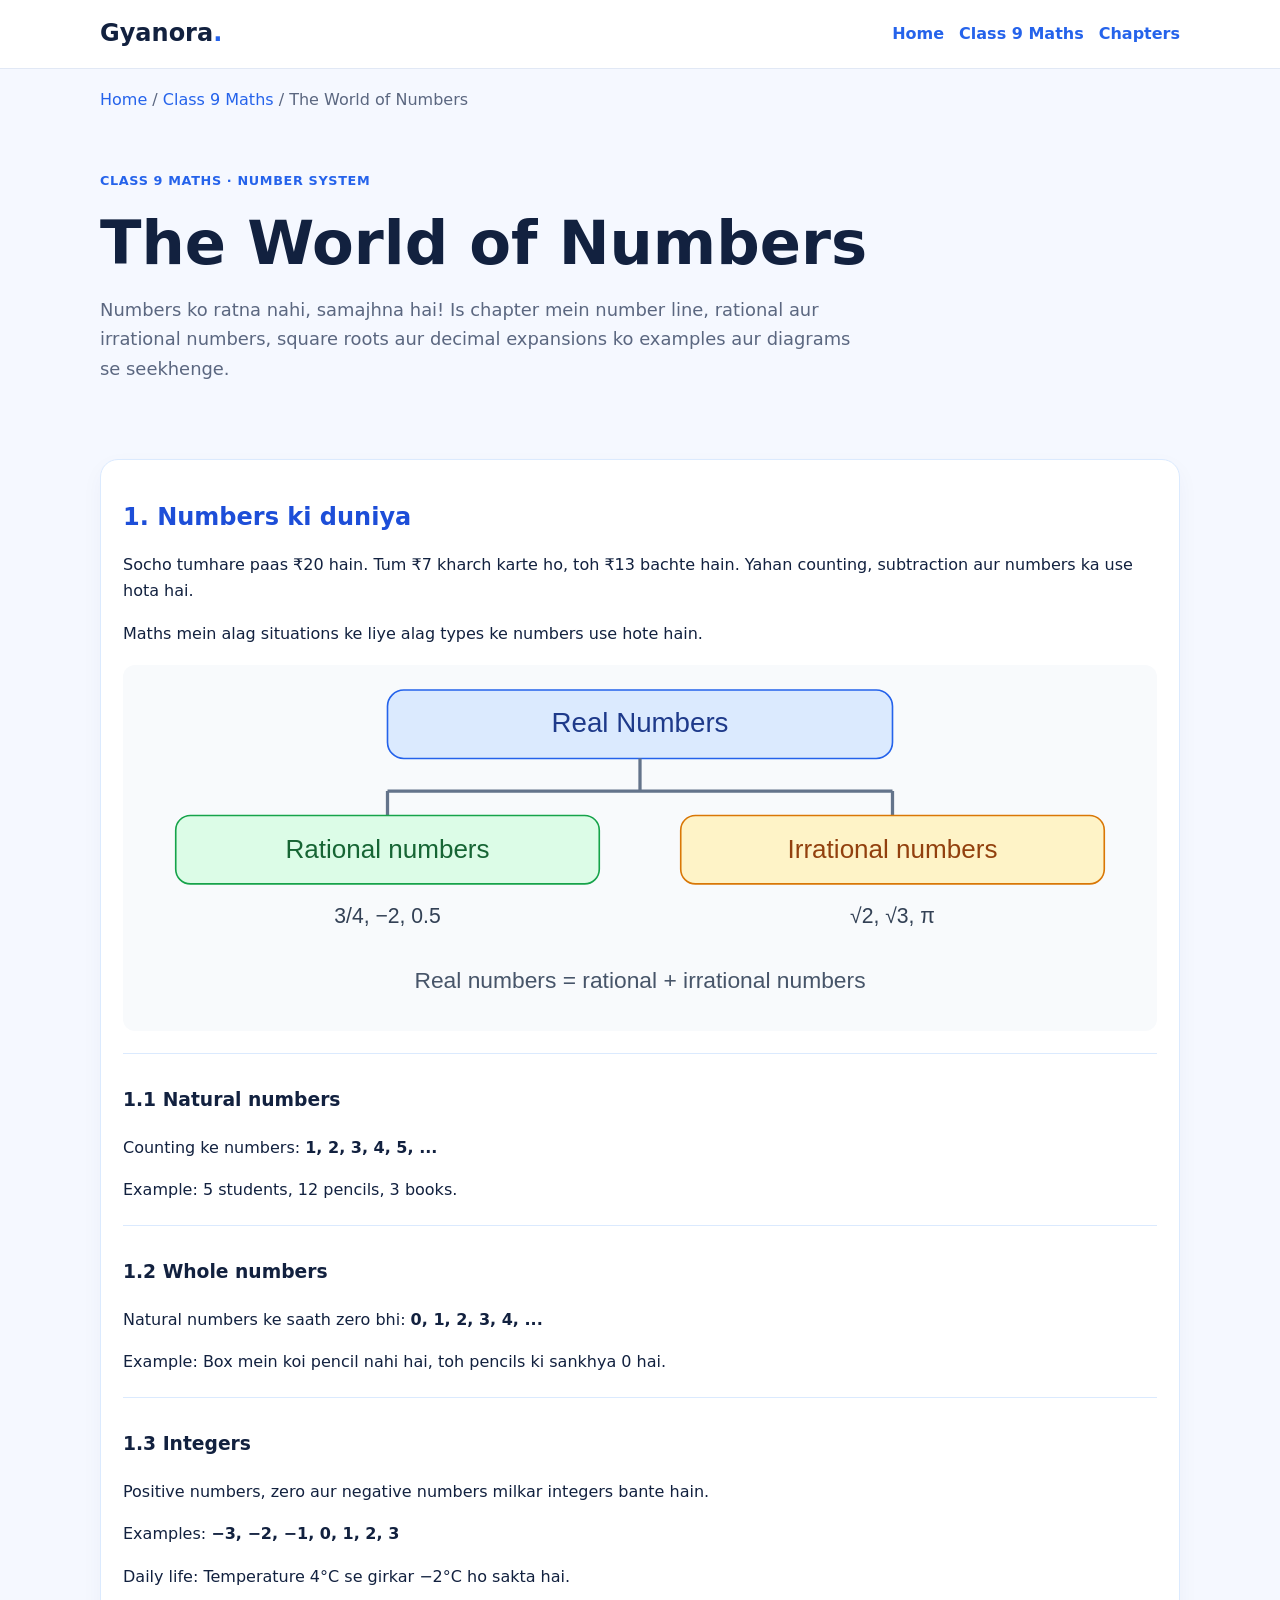
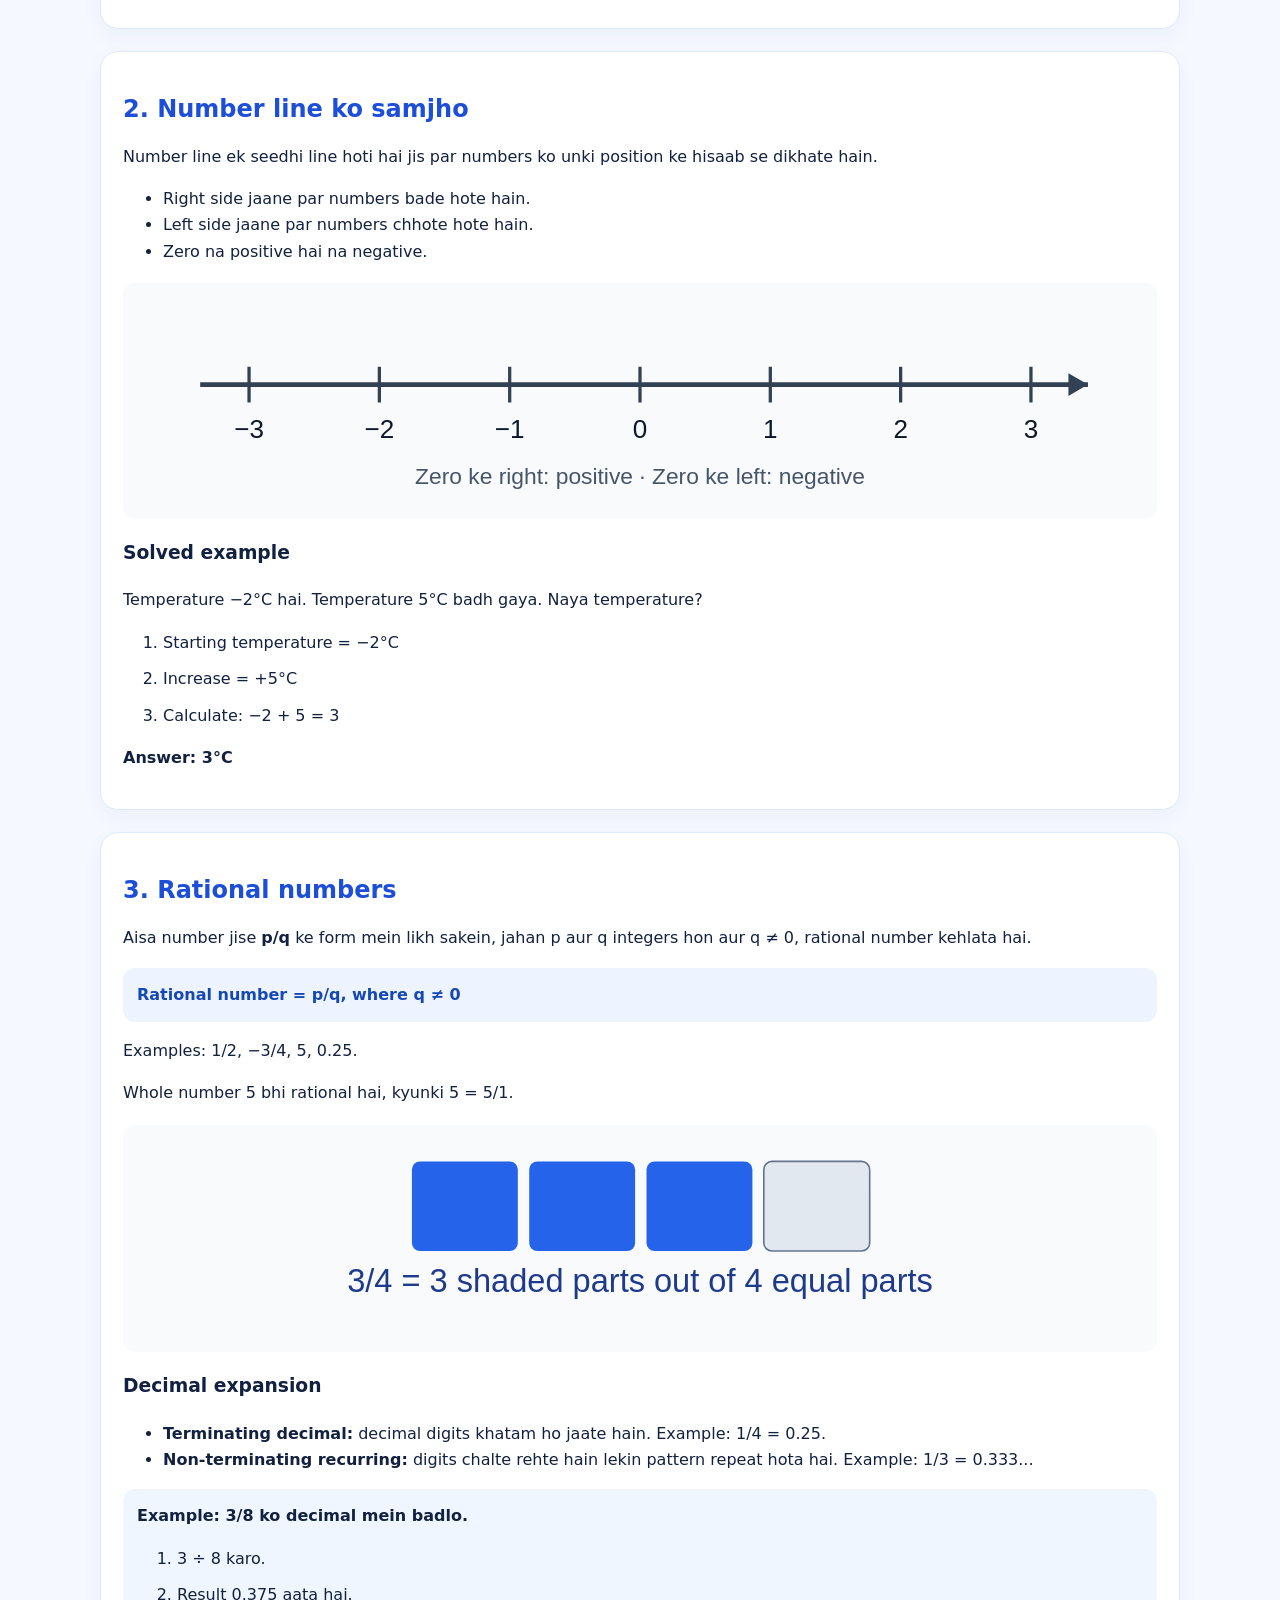
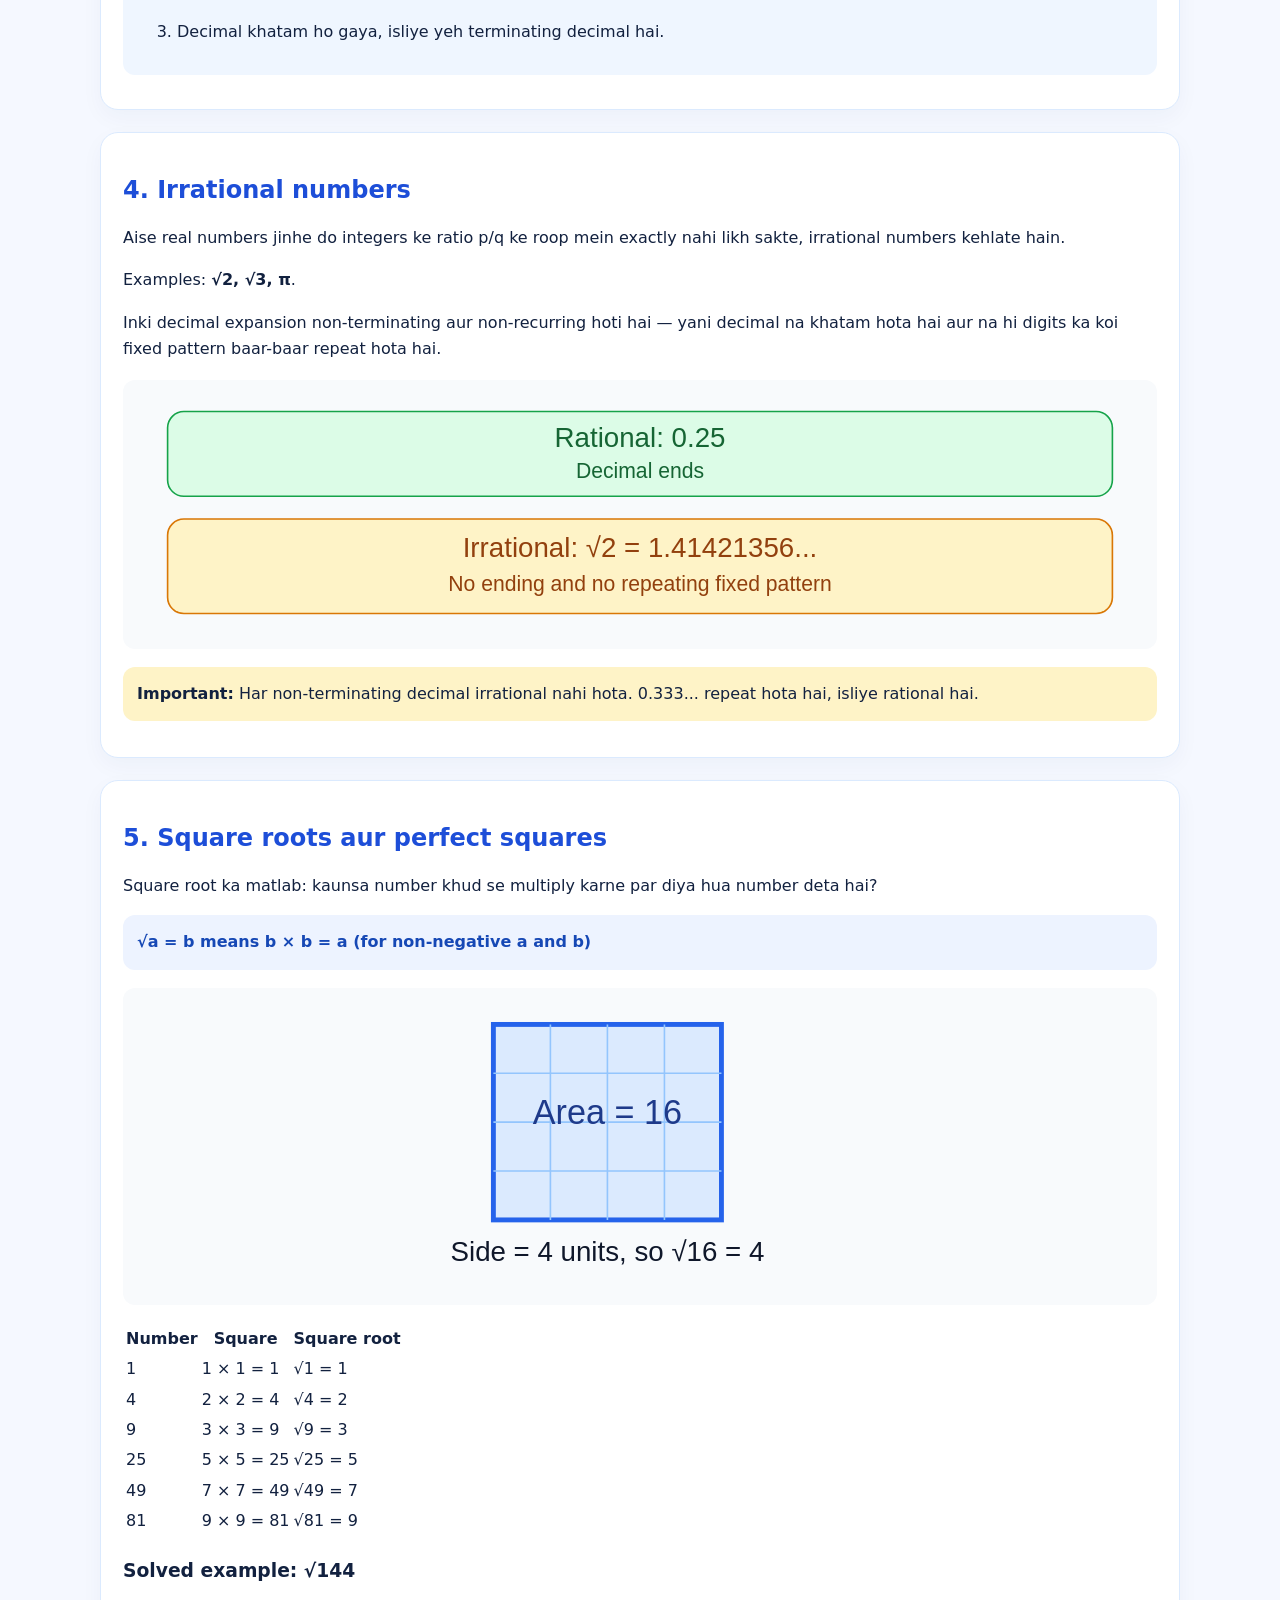
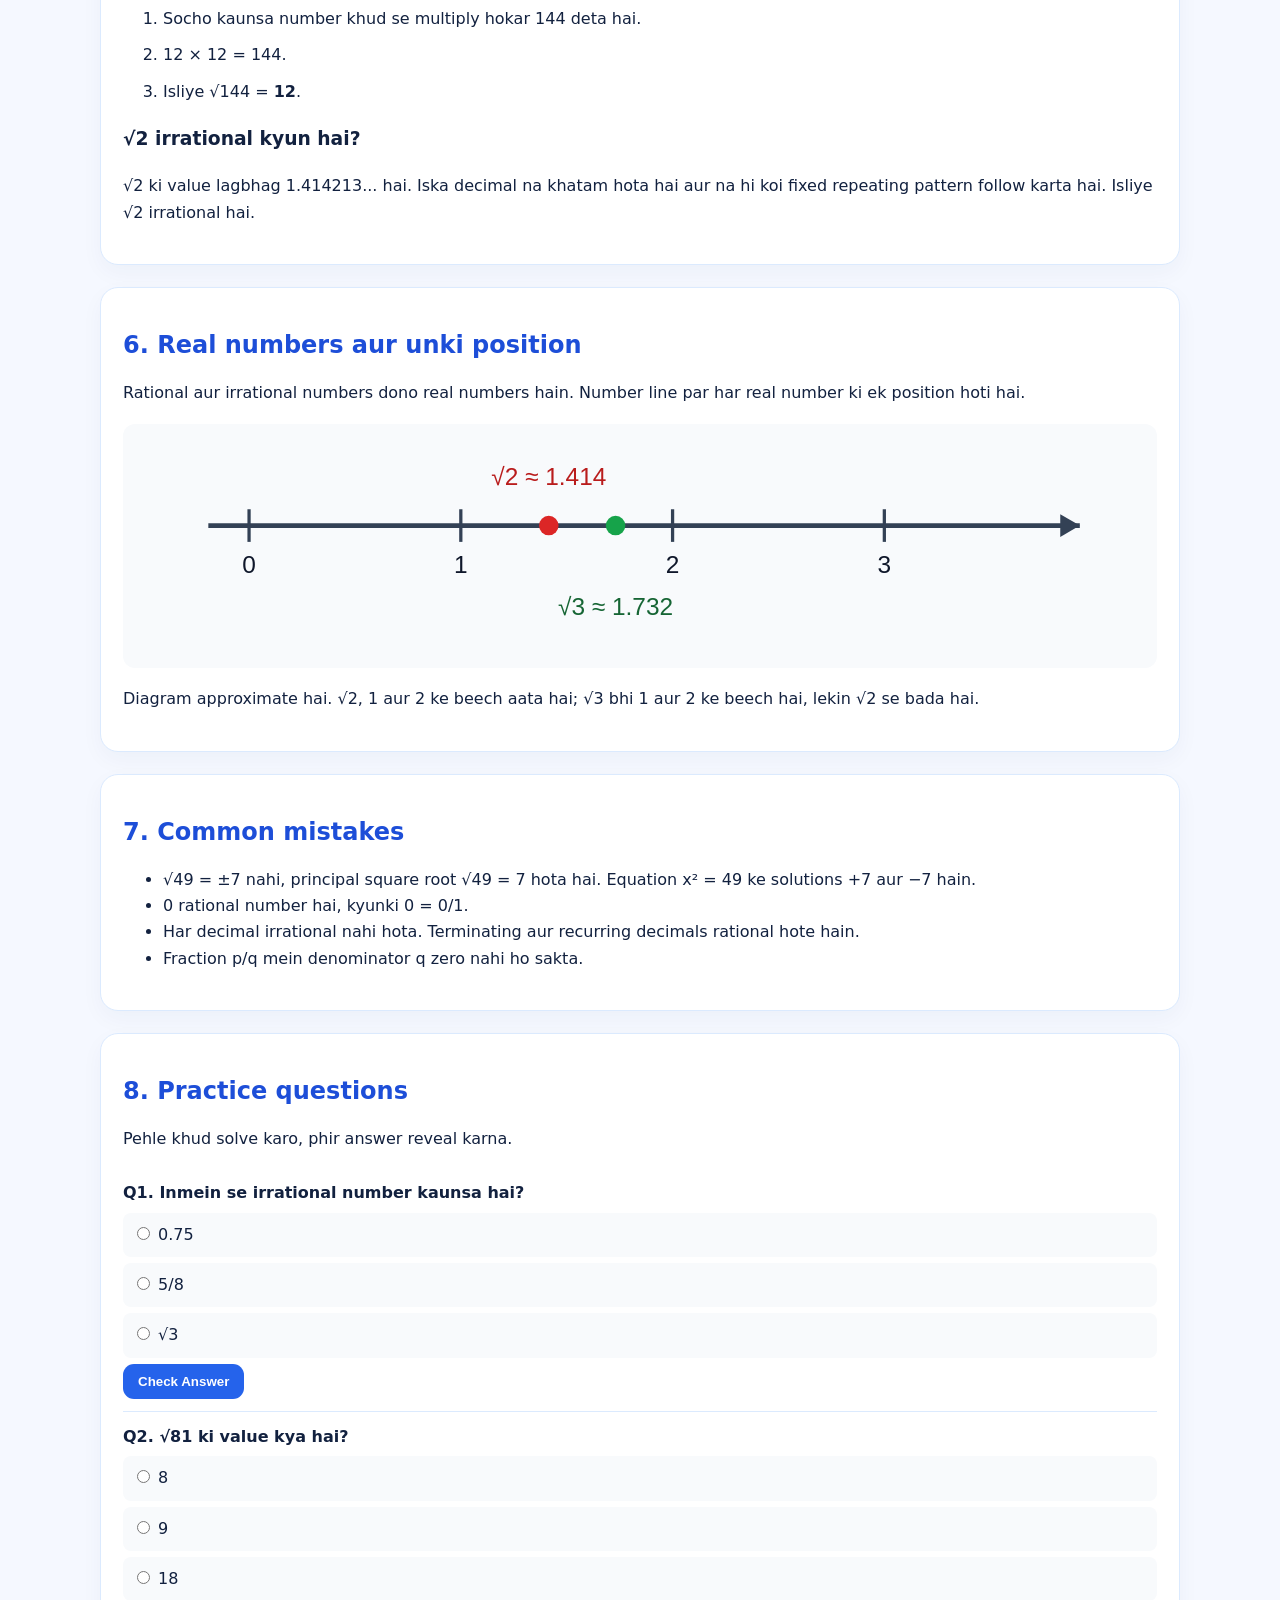
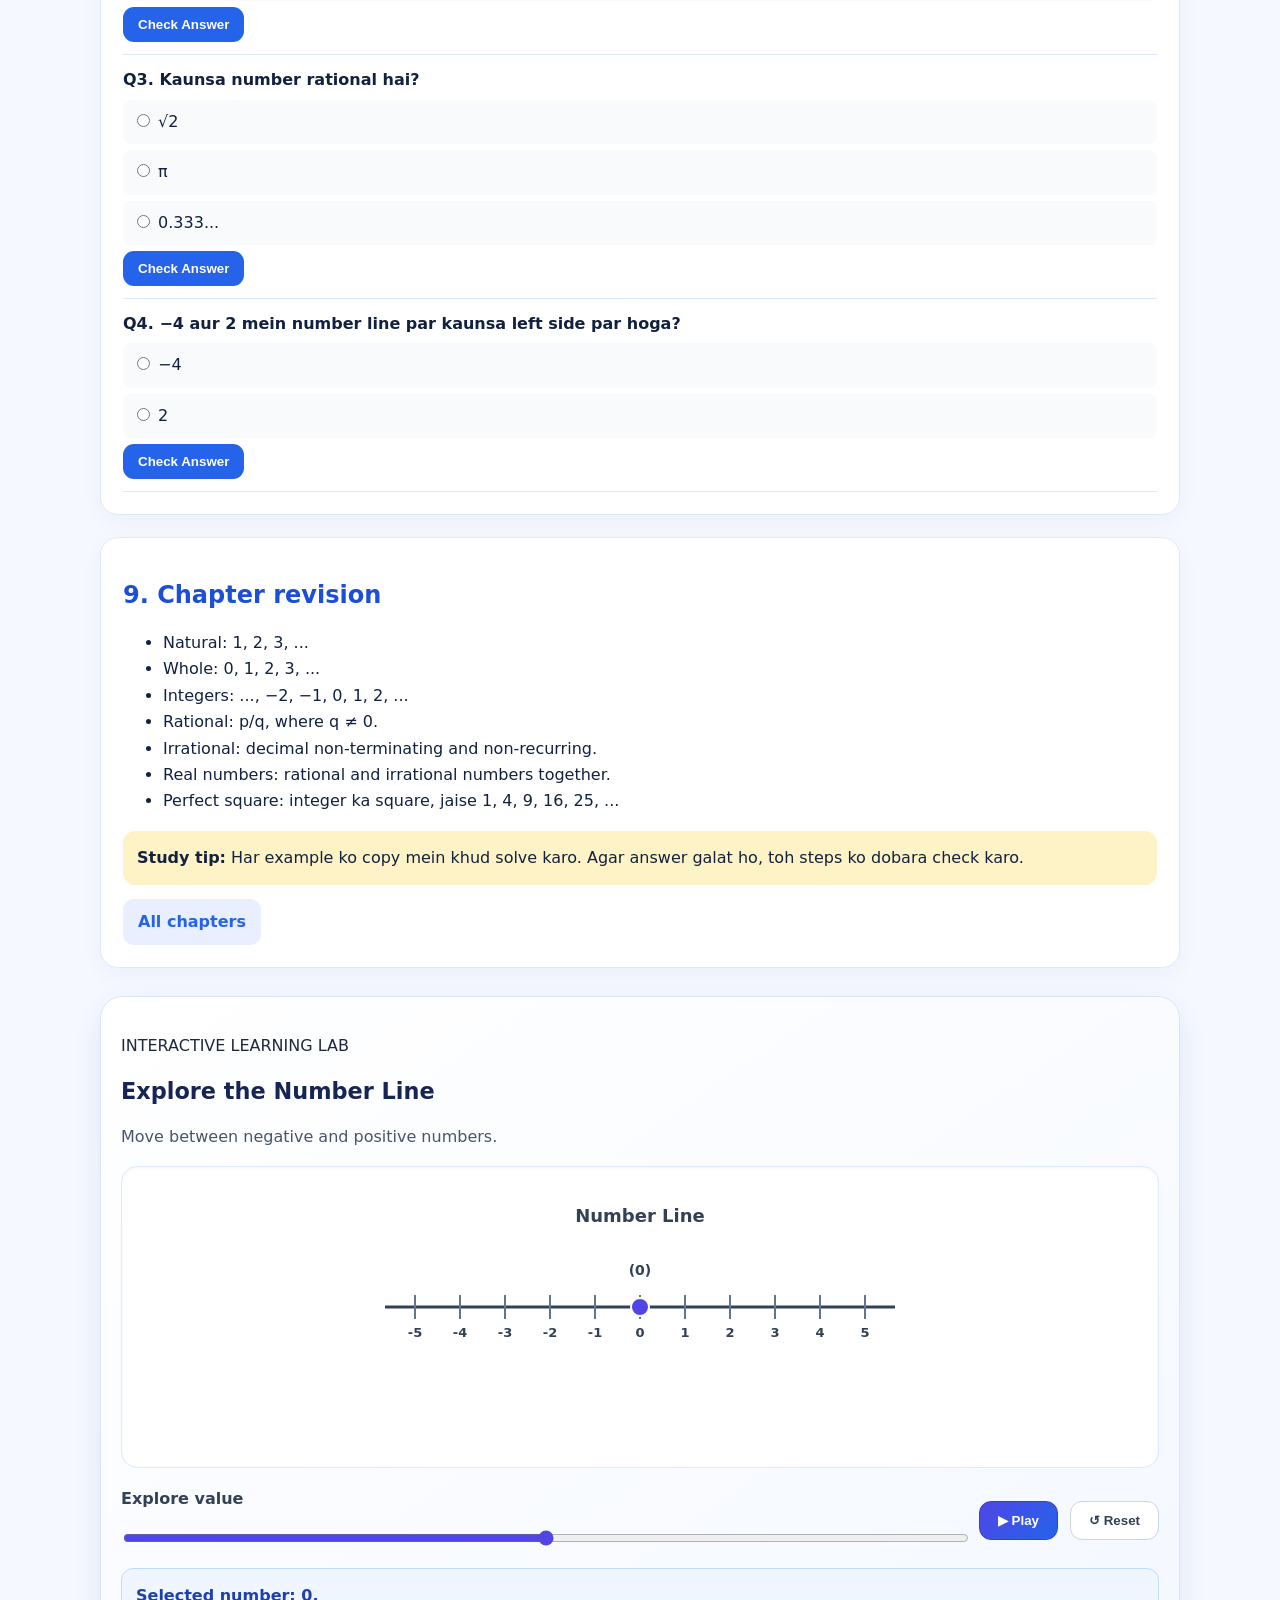
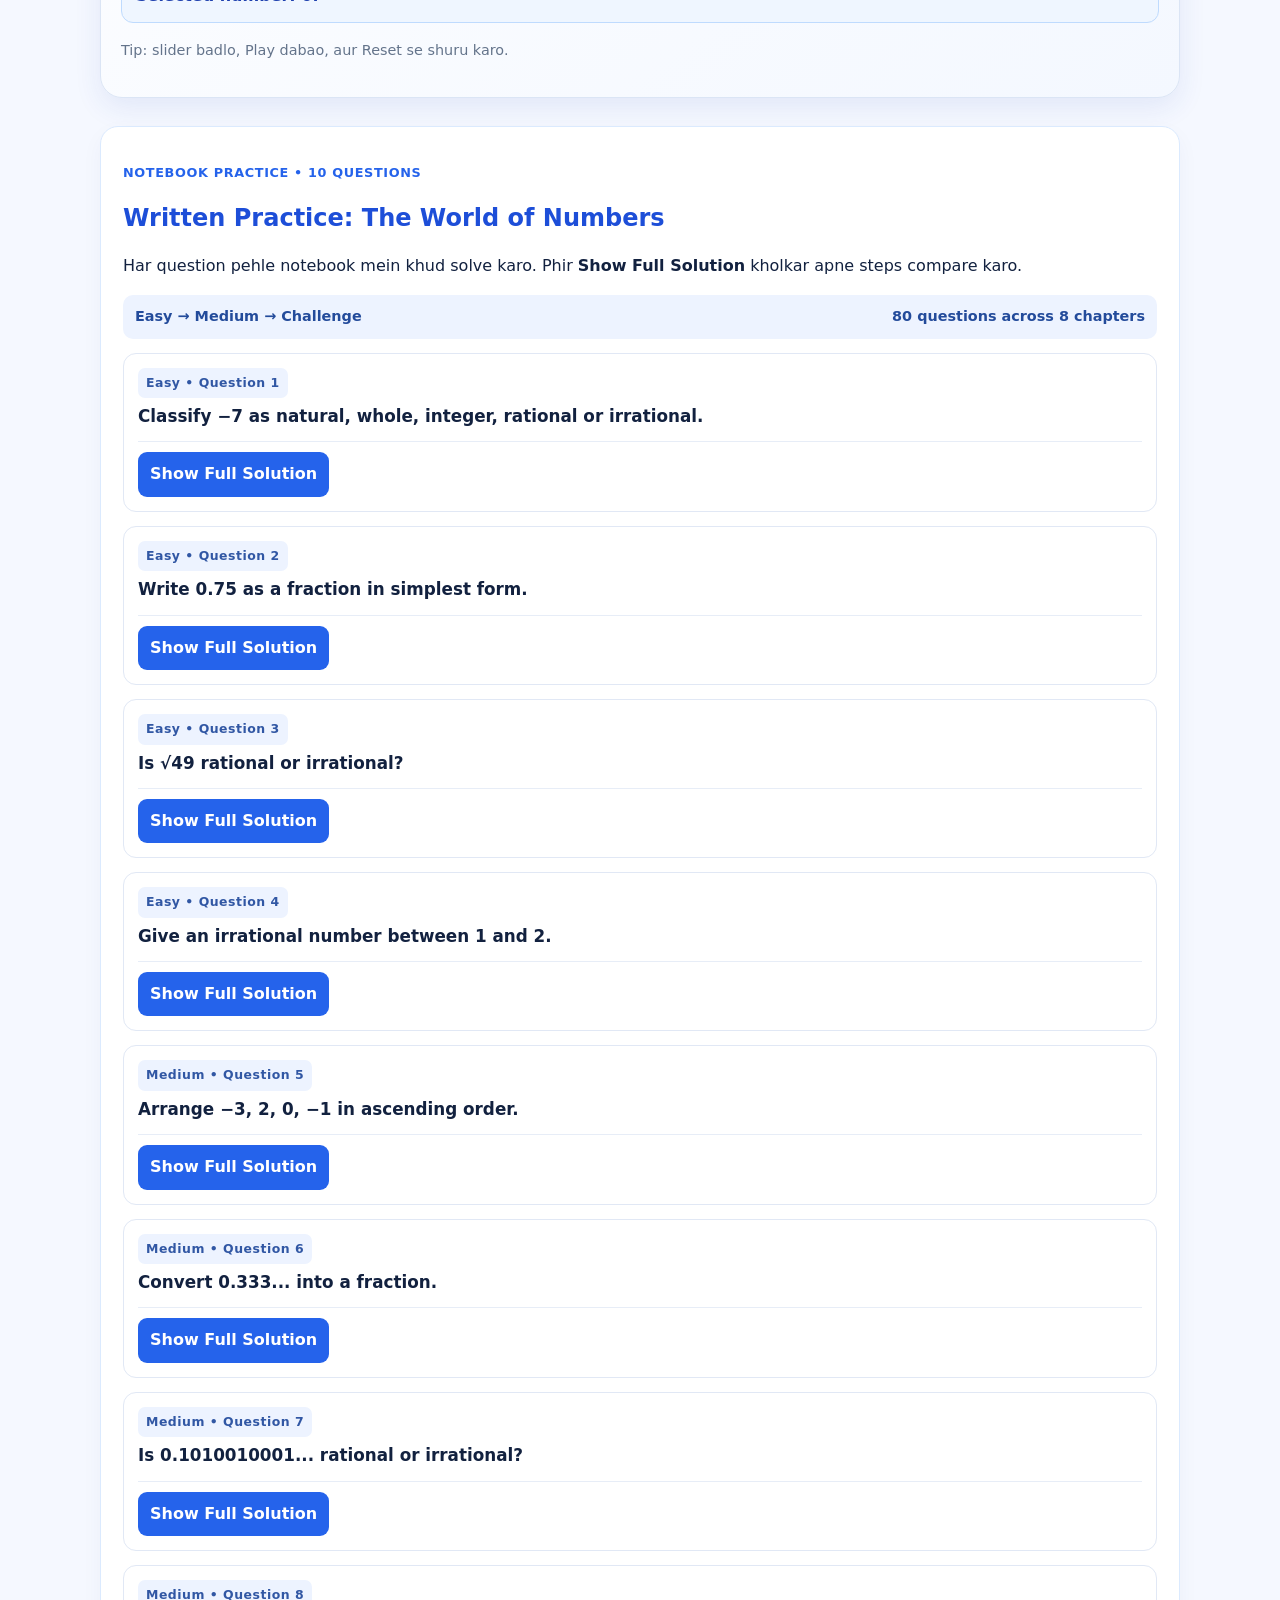
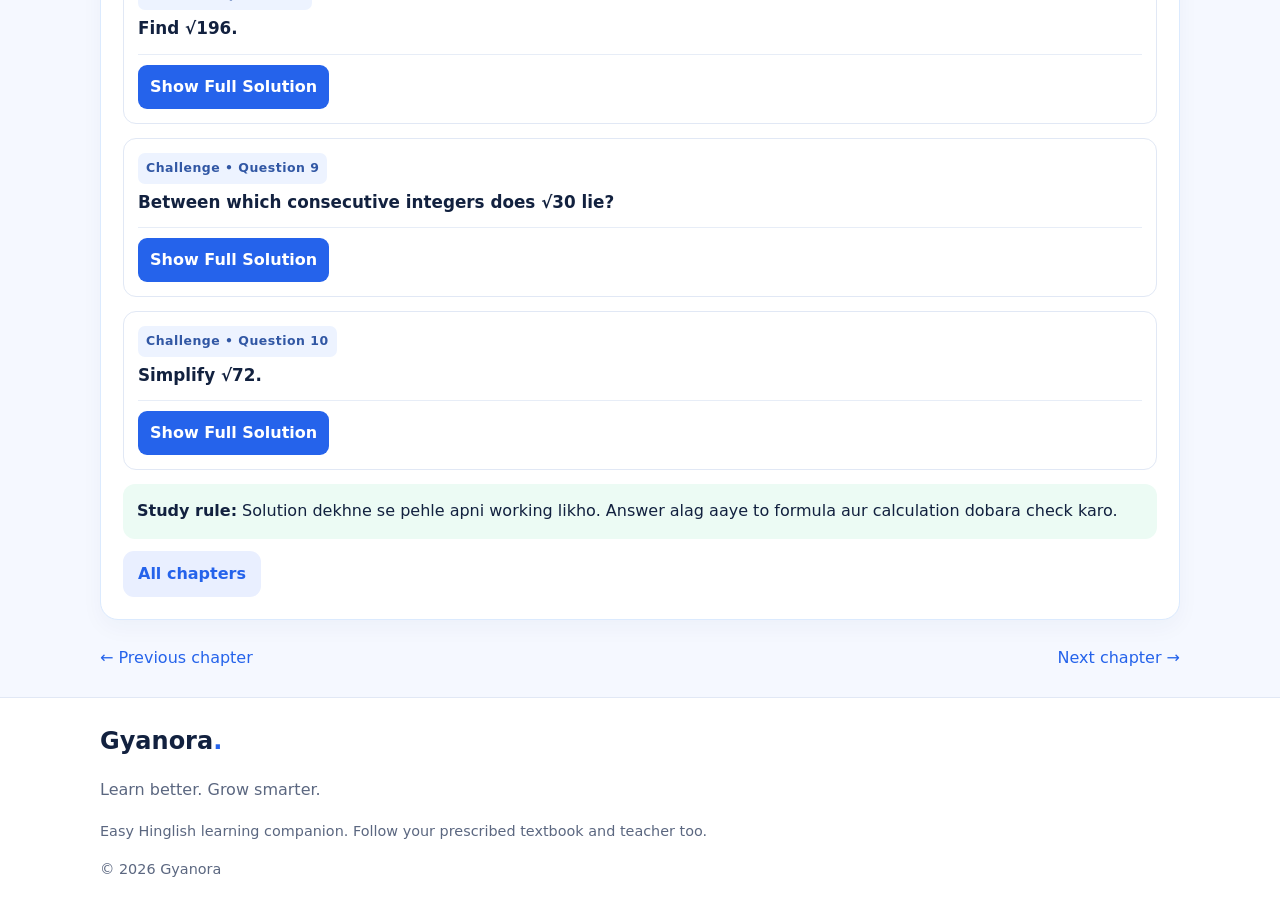
<file: numbers.html>
<!doctype html>
<html lang="en">
<head>
<meta charset="utf-8">
<meta name="viewport" content="width=device-width,initial-scale=1">
<meta name="theme-color" content="#2563eb">
<title>The World of Numbers | Gyanora</title>
<link rel="stylesheet" href="style.css">
<style>
.lesson{margin:22px 0;padding:22px;border:1px solid #dbeafe;border-radius:18px;background:#fff}
.lesson h2{color:#1d4ed8}
.diagram{margin:18px 0;padding:12px;background:#f8fafc;border-radius:12px;overflow-x:auto}
.diagram svg{display:block;width:100%;min-width:290px;height:auto}
.diagram text{font-family:Arial,sans-serif}
.concept{margin-top:22px;padding-top:12px;border-top:1px solid #dbeafe}
.steps li{margin:10px 0;line-height:1.65}
.example{padding:14px;background:#eff6ff;border-radius:12px;margin:12px 0}
.note{padding:14px;background:#fef3c7;border-radius:12px;margin:14px 0}
.quiz-question{padding:12px 0;border-bottom:1px solid #dbeafe}
.quiz-question label{display:block;padding:9px;margin:6px 0;background:#f8fafc;border-radius:8px}
.answer{display:none;padding:10px;background:#dcfce7;border-radius:8px;margin-top:8px}
.show-answer{margin-top:8px;cursor:pointer}
</style>
<!-- Google Analytics: GYANORA -->
<script async src="https://www.googletagmanager.com/gtag/js?id=G-F06TS6JVC5"></script>
<script>
  window.dataLayer = window.dataLayer || [];
  function gtag(){dataLayer.push(arguments);}
  gtag('js', new Date());
  gtag('config', 'G-F06TS6JVC5');
</script>

</head>
<body>
<header>
<div class="container nav">
<a class="logo" href="index.html">Gyanora<span>.</span></a>
<nav class="navlinks">
<a href="index.html">Home</a>
<a href="class9.html">Class 9 Maths</a>
<a href="class9.html#chapters">Chapters</a>
</nav>
</div>
</header>

<main>
<div class="container">
<div class="breadcrumb">
<a href="index.html">Home</a> /
<a href="class9.html">Class 9 Maths</a> / The World of Numbers
</div>

<section class="section">
<span class="eyebrow">CLASS 9 MATHS · NUMBER SYSTEM</span>
<h1>The World of Numbers</h1>
<p class="lead">Numbers ko ratna nahi, samajhna hai! Is chapter mein number line, rational aur irrational numbers, square roots aur decimal expansions ko examples aur diagrams se seekhenge.</p>
</section>

<section class="lesson">
<h2>1. Numbers ki duniya</h2>
<p>Socho tumhare paas ₹20 hain. Tum ₹7 kharch karte ho, toh ₹13 bachte hain. Yahan counting, subtraction aur numbers ka use hota hai.</p>
<p>Maths mein alag situations ke liye alag types ke numbers use hote hain.</p>

<div class="diagram">
<svg viewBox="0 0 620 210" role="img" aria-label="Number system categories">
<rect x="155" y="8" width="310" height="42" rx="10" fill="#dbeafe" stroke="#2563eb"/>
<text x="310" y="34" font-size="17" text-anchor="middle" fill="#1e3a8a">Real Numbers</text>
<path d="M310 50 V70 M155 70 H465 M155 70 V85 M465 70 V85" stroke="#64748b" stroke-width="2" fill="none"/>
<rect x="25" y="85" width="260" height="42" rx="9" fill="#dcfce7" stroke="#16a34a"/>
<rect x="335" y="85" width="260" height="42" rx="9" fill="#fef3c7" stroke="#d97706"/>
<text x="155" y="111" font-size="16" text-anchor="middle" fill="#166534">Rational numbers</text>
<text x="465" y="111" font-size="16" text-anchor="middle" fill="#92400e">Irrational numbers</text>
<text x="155" y="151" font-size="13" text-anchor="middle" fill="#334155">3/4, −2, 0.5</text>
<text x="465" y="151" font-size="13" text-anchor="middle" fill="#334155">√2, √3, π</text>
<text x="310" y="191" font-size="14" text-anchor="middle" fill="#475569">Real numbers = rational + irrational numbers</text>
</svg>
</div>

<div class="concept">
<h3>1.1 Natural numbers</h3>
<p>Counting ke numbers: <strong>1, 2, 3, 4, 5, ...</strong></p>
<p>Example: 5 students, 12 pencils, 3 books.</p>
</div>
<div class="concept">
<h3>1.2 Whole numbers</h3>
<p>Natural numbers ke saath zero bhi: <strong>0, 1, 2, 3, 4, ...</strong></p>
<p>Example: Box mein koi pencil nahi hai, toh pencils ki sankhya 0 hai.</p>
</div>
<div class="concept">
<h3>1.3 Integers</h3>
<p>Positive numbers, zero aur negative numbers milkar integers bante hain.</p>
<p>Examples: <strong>−3, −2, −1, 0, 1, 2, 3</strong></p>
<p>Daily life: Temperature 4°C se girkar −2°C ho sakta hai.</p>
</div>
</section>

<section class="lesson">
<h2>2. Number line ko samjho</h2>
<p>Number line ek seedhi line hoti hai jis par numbers ko unki position ke hisaab se dikhate hain.</p>
<ul>
<li>Right side jaane par numbers bade hote hain.</li>
<li>Left side jaane par numbers chhote hote hain.</li>
<li>Zero na positive hai na negative.</li>
</ul>

<div class="diagram">
<svg viewBox="0 0 620 130" role="img" aria-label="Number line from negative three to positive three">
<line x1="40" y1="55" x2="585" y2="55" stroke="#334155" stroke-width="3"/>
<path d="M585 55 l-12 -7 v14 z" fill="#334155"/>
<g font-size="16" text-anchor="middle" fill="#0f172a">
<line x1="70" y1="44" x2="70" y2="66" stroke="#334155" stroke-width="2"/><text x="70" y="88">−3</text>
<line x1="150" y1="44" x2="150" y2="66" stroke="#334155" stroke-width="2"/><text x="150" y="88">−2</text>
<line x1="230" y1="44" x2="230" y2="66" stroke="#334155" stroke-width="2"/><text x="230" y="88">−1</text>
<line x1="310" y1="44" x2="310" y2="66" stroke="#334155" stroke-width="2"/><text x="310" y="88">0</text>
<line x1="390" y1="44" x2="390" y2="66" stroke="#334155" stroke-width="2"/><text x="390" y="88">1</text>
<line x1="470" y1="44" x2="470" y2="66" stroke="#334155" stroke-width="2"/><text x="470" y="88">2</text>
<line x1="550" y1="44" x2="550" y2="66" stroke="#334155" stroke-width="2"/><text x="550" y="88">3</text>
</g>
<text x="310" y="116" text-anchor="middle" font-size="14" fill="#475569">Zero ke right: positive · Zero ke left: negative</text>
</svg>
</div>

<h3>Solved example</h3>
<p>Temperature −2°C hai. Temperature 5°C badh gaya. Naya temperature?</p>
<ol class="steps">
<li>Starting temperature = −2°C</li>
<li>Increase = +5°C</li>
<li>Calculate: −2 + 5 = 3</li>
</ol>
<p><strong>Answer: 3°C</strong></p>
</section>

<section class="lesson">
<h2>3. Rational numbers</h2>
<p>Aisa number jise <strong>p/q</strong> ke form mein likh sakein, jahan p aur q integers hon aur q ≠ 0, rational number kehlata hai.</p>
<div class="formula">Rational number = p/q, where q ≠ 0</div>
<p>Examples: 1/2, −3/4, 5, 0.25.</p>
<p>Whole number 5 bhi rational hai, kyunki 5 = 5/1.</p>

<div class="diagram">
<svg viewBox="0 0 620 125" role="img" aria-label="Three out of four equal parts shaded to show three quarters">
<g transform="translate(170 15)">
<rect x="0" y="0" width="65" height="55" rx="5" fill="#2563eb"/>
<rect x="72" y="0" width="65" height="55" rx="5" fill="#2563eb"/>
<rect x="144" y="0" width="65" height="55" rx="5" fill="#2563eb"/>
<rect x="216" y="0" width="65" height="55" rx="5" fill="#e2e8f0" stroke="#64748b"/>
</g>
<text x="310" y="95" font-size="20" text-anchor="middle" fill="#1e3a8a">3/4 = 3 shaded parts out of 4 equal parts</text>
</svg>
</div>

<h3>Decimal expansion</h3>
<ul>
<li><strong>Terminating decimal:</strong> decimal digits khatam ho jaate hain. Example: 1/4 = 0.25.</li>
<li><strong>Non-terminating recurring:</strong> digits chalte rehte hain lekin pattern repeat hota hai. Example: 1/3 = 0.333...</li>
</ul>

<div class="example">
<strong>Example: 3/8 ko decimal mein badlo.</strong>
<ol class="steps">
<li>3 ÷ 8 karo.</li>
<li>Result 0.375 aata hai.</li>
<li>Decimal khatam ho gaya, isliye yeh terminating decimal hai.</li>
</ol>
</div>
</section>

<section class="lesson">
<h2>4. Irrational numbers</h2>
<p>Aise real numbers jinhe do integers ke ratio p/q ke roop mein exactly nahi likh sakte, irrational numbers kehlate hain.</p>
<p>Examples: <strong>√2, √3, π</strong>.</p>
<p>Inki decimal expansion non-terminating aur non-recurring hoti hai — yani decimal na khatam hota hai aur na hi digits ka koi fixed pattern baar-baar repeat hota hai.</p>

<div class="diagram">
<svg viewBox="0 0 620 150" role="img" aria-label="Decimal comparison between rational and irrational numbers">
<rect x="20" y="12" width="580" height="52" rx="10" fill="#dcfce7" stroke="#16a34a"/>
<text x="310" y="34" text-anchor="middle" font-size="17" fill="#166534">Rational: 0.25</text>
<text x="310" y="53" text-anchor="middle" font-size="13" fill="#166534">Decimal ends</text>
<rect x="20" y="78" width="580" height="58" rx="10" fill="#fef3c7" stroke="#d97706"/>
<text x="310" y="101" text-anchor="middle" font-size="17" fill="#92400e">Irrational: √2 = 1.41421356...</text>
<text x="310" y="122" text-anchor="middle" font-size="13" fill="#92400e">No ending and no repeating fixed pattern</text>
</svg>
</div>

<div class="note"><strong>Important:</strong> Har non-terminating decimal irrational nahi hota. 0.333... repeat hota hai, isliye rational hai.</div>
</section>

<section class="lesson">
<h2>5. Square roots aur perfect squares</h2>
<p>Square root ka matlab: kaunsa number khud se multiply karne par diya hua number deta hai?</p>
<div class="formula">√a = b means b × b = a (for non-negative a and b)</div>

<div class="diagram">
<svg viewBox="0 0 620 180" role="img" aria-label="Square with side four units and area sixteen square units">
<rect x="220" y="15" width="140" height="120" fill="#dbeafe" stroke="#2563eb" stroke-width="3"/>
<path d="M220 45 H360 M220 75 H360 M220 105 H360 M255 15 V135 M290 15 V135 M325 15 V135" stroke="#93c5fd" stroke-width="1"/>
<text x="290" y="76" text-anchor="middle" font-size="21" fill="#1e3a8a">Area = 16</text>
<text x="290" y="160" text-anchor="middle" font-size="17" fill="#0f172a">Side = 4 units, so √16 = 4</text>
</svg>
</div>

<table>
<thead><tr><th>Number</th><th>Square</th><th>Square root</th></tr></thead>
<tbody>
<tr><td>1</td><td>1 × 1 = 1</td><td>√1 = 1</td></tr>
<tr><td>4</td><td>2 × 2 = 4</td><td>√4 = 2</td></tr>
<tr><td>9</td><td>3 × 3 = 9</td><td>√9 = 3</td></tr>
<tr><td>25</td><td>5 × 5 = 25</td><td>√25 = 5</td></tr>
<tr><td>49</td><td>7 × 7 = 49</td><td>√49 = 7</td></tr>
<tr><td>81</td><td>9 × 9 = 81</td><td>√81 = 9</td></tr>
</tbody>
</table>

<h3>Solved example: √144</h3>
<ol class="steps">
<li>Socho kaunsa number khud se multiply hokar 144 deta hai.</li>
<li>12 × 12 = 144.</li>
<li>Isliye √144 = <strong>12</strong>.</li>
</ol>

<h3>√2 irrational kyun hai?</h3>
<p>√2 ki value lagbhag 1.414213... hai. Iska decimal na khatam hota hai aur na hi koi fixed repeating pattern follow karta hai. Isliye √2 irrational hai.</p>
</section>

<section class="lesson">
<h2>6. Real numbers aur unki position</h2>
<p>Rational aur irrational numbers dono real numbers hain. Number line par har real number ki ek position hoti hai.</p>
<div class="diagram">
<svg viewBox="0 0 620 135" role="img" aria-label="Approximate positions of square roots on number line">
<line x1="45" y1="55" x2="580" y2="55" stroke="#334155" stroke-width="3"/>
<path d="M580 55 l-12 -7 v14z" fill="#334155"/>
<g font-size="15" text-anchor="middle" fill="#0f172a">
<line x1="70" y1="45" x2="70" y2="65" stroke="#334155" stroke-width="2"/><text x="70" y="84">0</text>
<line x1="200" y1="45" x2="200" y2="65" stroke="#334155" stroke-width="2"/><text x="200" y="84">1</text>
<line x1="330" y1="45" x2="330" y2="65" stroke="#334155" stroke-width="2"/><text x="330" y="84">2</text>
<line x1="460" y1="45" x2="460" y2="65" stroke="#334155" stroke-width="2"/><text x="460" y="84">3</text>
</g>
<circle cx="254" cy="55" r="6" fill="#dc2626"/>
<text x="254" y="30" text-anchor="middle" font-size="15" fill="#b91c1c">√2 ≈ 1.414</text>
<circle cx="295" cy="55" r="6" fill="#16a34a"/>
<text x="295" y="110" text-anchor="middle" font-size="15" fill="#166534">√3 ≈ 1.732</text>
</svg>
</div>
<p>Diagram approximate hai. √2, 1 aur 2 ke beech aata hai; √3 bhi 1 aur 2 ke beech hai, lekin √2 se bada hai.</p>
</section>

<section class="lesson">
<h2>7. Common mistakes</h2>
<ul>
<li>√49 = ±7 nahi, principal square root √49 = 7 hota hai. Equation x² = 49 ke solutions +7 aur −7 hain.</li>
<li>0 rational number hai, kyunki 0 = 0/1.</li>
<li>Har decimal irrational nahi hota. Terminating aur recurring decimals rational hote hain.</li>
<li>Fraction p/q mein denominator q zero nahi ho sakta.</li>
</ul>
</section>

<section class="lesson">
<h2>8. Practice questions</h2>
<p>Pehle khud solve karo, phir answer reveal karna.</p>

<div class="quiz-question">
<strong>Q1. Inmein se irrational number kaunsa hai?</strong>
<label><input type="radio" name="q1" value="a"> 0.75</label>
<label><input type="radio" name="q1" value="b"> 5/8</label>
<label><input type="radio" name="q1" value="c"> √3</label>
<button class="btn check-number-answer" type="button" data-question="q1">Check Answer</button>
<div class="answer" id="a1">Correct: √3. Iska decimal non-terminating aur non-recurring hai.</div>
</div>

<div class="quiz-question">
<strong>Q2. √81 ki value kya hai?</strong>
<label><input type="radio" name="q2" value="a"> 8</label>
<label><input type="radio" name="q2" value="b"> 9</label>
<label><input type="radio" name="q2" value="c"> 18</label>
<button class="btn check-number-answer" type="button" data-question="q2">Check Answer</button>
<div class="answer" id="a2">Correct: 9, kyunki 9 × 9 = 81.</div>
</div>

<div class="quiz-question">
<strong>Q3. Kaunsa number rational hai?</strong>
<label><input type="radio" name="q3" value="a"> √2</label>
<label><input type="radio" name="q3" value="b"> π</label>
<label><input type="radio" name="q3" value="c"> 0.333...</label>
<button class="btn check-number-answer" type="button" data-question="q3">Check Answer</button>
<div class="answer" id="a3">Correct: 0.333... kyunki yeh repeating decimal hai aur 1/3 ke barabar hai.</div>
</div>

<div class="quiz-question">
<strong>Q4. −4 aur 2 mein number line par kaunsa left side par hoga?</strong>
<label><input type="radio" name="q4" value="a"> −4</label>
<label><input type="radio" name="q4" value="b"> 2</label>
<button class="btn check-number-answer" type="button" data-question="q4">Check Answer</button>
<div class="answer" id="a4">Correct: −4. Number line par chhota number left side hota hai.</div>
</div>
</section>

<section class="lesson">
<h2>9. Chapter revision</h2>
<ul>
<li>Natural: 1, 2, 3, ...</li>
<li>Whole: 0, 1, 2, 3, ...</li>
<li>Integers: ..., −2, −1, 0, 1, 2, ...</li>
<li>Rational: p/q, where q ≠ 0.</li>
<li>Irrational: decimal non-terminating and non-recurring.</li>
<li>Real numbers: rational and irrational numbers together.</li>
<li>Perfect square: integer ka square, jaise 1, 4, 9, 16, 25, ...</li>
</ul>
<div class="note"><strong>Study tip:</strong> Har example ko copy mein khud solve karo. Agar answer galat ho, toh steps ko dobara check karo.</div>
<a class="btn secondary" href="class9.html">All chapters</a>
</section>

<section class="gyanora-animation-lab" data-kind="numberline">
  <p>INTERACTIVE LEARNING LAB</p>
  <h2>Explore the Number Line</h2>
  <p class="lab-intro">Move between negative and positive numbers.</p>
  <div class="lab-stage">
    <svg viewBox="0 0 620 280" role="img" aria-label="Explore the Number Line interactive animation"></svg>
  </div>
  <div class="lab-controls">
    <label class="lab-slider">Explore value
      <input type="range" min="0" max="10" value="5" step="1">
    </label>
    <button type="button" data-play>▶ Play</button>
    <button type="button" class="lab-reset" data-reset>↺ Reset</button>
  </div>
  <p class="lab-readout" aria-live="polite">Animation ready.</p>
  <p class="lab-tip">Tip: slider badlo, Play dabao, aur Reset se shuru karo.</p>
</section>

<section class="lesson written-practice" id="written-practice">
<p class="eyebrow">NOTEBOOK PRACTICE • 10 QUESTIONS</p>
<h2>Written Practice: The World of Numbers</h2>
<p>Har question pehle notebook mein khud solve karo. Phir <strong>Show Full Solution</strong> kholkar apne steps compare karo.</p>
<div class="written-progress"><span>Easy → Medium → Challenge</span><span>80 questions across 8 chapters</span></div>
<article class="written-question" id="written-q1">
<p class="written-level">Easy • Question 1</p>
<h3>Classify −7 as natural, whole, integer, rational or irrational.</h3>
<details class="solution-details"><summary>Show Full Solution</summary><div class="solution-body">
<p><strong>Concept / method:</strong> −7 is an integer and can be written as −7/1, so it is rational.</p>
<p class="final-answer"><strong>Final answer:</strong> Integer and rational</p>
</div></details></article>
<article class="written-question" id="written-q2">
<p class="written-level">Easy • Question 2</p>
<h3>Write 0.75 as a fraction in simplest form.</h3>
<details class="solution-details"><summary>Show Full Solution</summary><div class="solution-body">
<p><strong>Concept / method:</strong> 0.75=75/100. Divide numerator and denominator by 25.</p>
<p class="final-answer"><strong>Final answer:</strong> 3/4</p>
</div></details></article>
<article class="written-question" id="written-q3">
<p class="written-level">Easy • Question 3</p>
<h3>Is √49 rational or irrational?</h3>
<details class="solution-details"><summary>Show Full Solution</summary><div class="solution-body">
<p><strong>Concept / method:</strong> √49=7, an integer; every integer is rational.</p>
<p class="final-answer"><strong>Final answer:</strong> Rational</p>
</div></details></article>
<article class="written-question" id="written-q4">
<p class="written-level">Easy • Question 4</p>
<h3>Give an irrational number between 1 and 2.</h3>
<details class="solution-details"><summary>Show Full Solution</summary><div class="solution-body">
<p><strong>Concept / method:</strong> Since 1² &lt; 2 &lt; 2², √2 lies between 1 and 2 and is irrational.</p>
<p class="final-answer"><strong>Final answer:</strong> √2</p>
</div></details></article>
<article class="written-question" id="written-q5">
<p class="written-level">Medium • Question 5</p>
<h3>Arrange −3, 2, 0, −1 in ascending order.</h3>
<details class="solution-details"><summary>Show Full Solution</summary><div class="solution-body">
<p><strong>Concept / method:</strong> Ascending means smallest to largest; negative numbers come before zero and positives.</p>
<p class="final-answer"><strong>Final answer:</strong> −3, −1, 0, 2</p>
</div></details></article>
<article class="written-question" id="written-q6">
<p class="written-level">Medium • Question 6</p>
<h3>Convert 0.333... into a fraction.</h3>
<details class="solution-details"><summary>Show Full Solution</summary><div class="solution-body">
<p><strong>Concept / method:</strong> Let x=0.333... Then 10x=3.333... Subtract: 9x=3, so x=3/9.</p>
<p class="final-answer"><strong>Final answer:</strong> 1/3</p>
</div></details></article>
<article class="written-question" id="written-q7">
<p class="written-level">Medium • Question 7</p>
<h3>Is 0.1010010001... rational or irrational?</h3>
<details class="solution-details"><summary>Show Full Solution</summary><div class="solution-body">
<p><strong>Concept / method:</strong> As written, the decimal does not terminate or repeat periodically. Such decimals are irrational.</p>
<p class="final-answer"><strong>Final answer:</strong> Irrational, assuming the displayed non-repeating pattern continues</p>
</div></details></article>
<article class="written-question" id="written-q8">
<p class="written-level">Medium • Question 8</p>
<h3>Find √196.</h3>
<details class="solution-details"><summary>Show Full Solution</summary><div class="solution-body">
<p><strong>Concept / method:</strong> 14×14=196, so the principal square root is 14.</p>
<p class="final-answer"><strong>Final answer:</strong> 14</p>
</div></details></article>
<article class="written-question" id="written-q9">
<p class="written-level">Challenge • Question 9</p>
<h3>Between which consecutive integers does √30 lie?</h3>
<details class="solution-details"><summary>Show Full Solution</summary><div class="solution-body">
<p><strong>Concept / method:</strong> 5²=25 and 6²=36. Since 25&lt;30&lt;36, we have 5&lt;√30&lt;6.</p>
<p class="final-answer"><strong>Final answer:</strong> Between 5 and 6</p>
</div></details></article>
<article class="written-question" id="written-q10">
<p class="written-level">Challenge • Question 10</p>
<h3>Simplify √72.</h3>
<details class="solution-details"><summary>Show Full Solution</summary><div class="solution-body">
<p><strong>Concept / method:</strong> 72=36×2, so √72=√36×√2.</p>
<p class="final-answer"><strong>Final answer:</strong> 6√2</p>
</div></details></article>
<p class="tip"><strong>Study rule:</strong> Solution dekhne se pehle apni working likho. Answer alag aaye to formula aur calculation dobara check karo.</p>
<a class="btn secondary" href="class9.html">All chapters</a>
</section>


<div class="chapter-nav">
<span><a href="linear-polynomials.html">← Previous chapter</a></span>
<span><a href="algebraic-identities.html">Next chapter →</a></span>
</div>
</div>
</main>

<footer>
<div class="container">
<a class="logo" href="index.html">Gyanora<span>.</span></a>
<p>Learn better. Grow smarter.</p>
<p class="small">Easy Hinglish learning companion. Follow your prescribed textbook and teacher too.</p>
<p class="small">© 2026 Gyanora</p>
</div>
</footer>

<script src="app.js"></script>
<script>
(function () {
  const correctAnswers = {
    q1: "c",
    q2: "b",
    q3: "c",
    q4: "a"
  };

  document.querySelectorAll(".quiz-question .check-number-answer")
    .forEach(function (button) {
      button.addEventListener("click", function () {
        const questionName = button.dataset.question;
        const question = button.closest(".quiz-question");
        if (!question) return;

        const selected = question.querySelector(
          'input[type="radio"]:checked'
        );
        const answerBox = question.querySelector(".answer");
        if (!answerBox) return;

        if (!answerBox.dataset.originalAnswer) {
          answerBox.dataset.originalAnswer = answerBox.textContent.trim();
        }

        answerBox.style.display = "block";
        answerBox.classList.add("show");

        if (!selected) {
          answerBox.textContent = "Pehle ek option chuno, phir Check Answer dabao.";
          answerBox.classList.remove("correct", "wrong");
          answerBox.classList.add("wrong");
          return;
        }

        if (selected.value === correctAnswers[questionName]) {
          answerBox.textContent = "Bilkul sahi! " + answerBox.dataset.originalAnswer;
          answerBox.classList.remove("wrong");
          answerBox.classList.add("correct");
        } else {
          answerBox.textContent =
            "Abhi jawab sahi nahi hai. Dobara socho aur phir try karo.";
          answerBox.classList.remove("correct");
          answerBox.classList.add("wrong");
        }
      });
    });
})();
</script>
  <script src="gyanora-animations.js" defer></script>
</body>
</html>
</file>
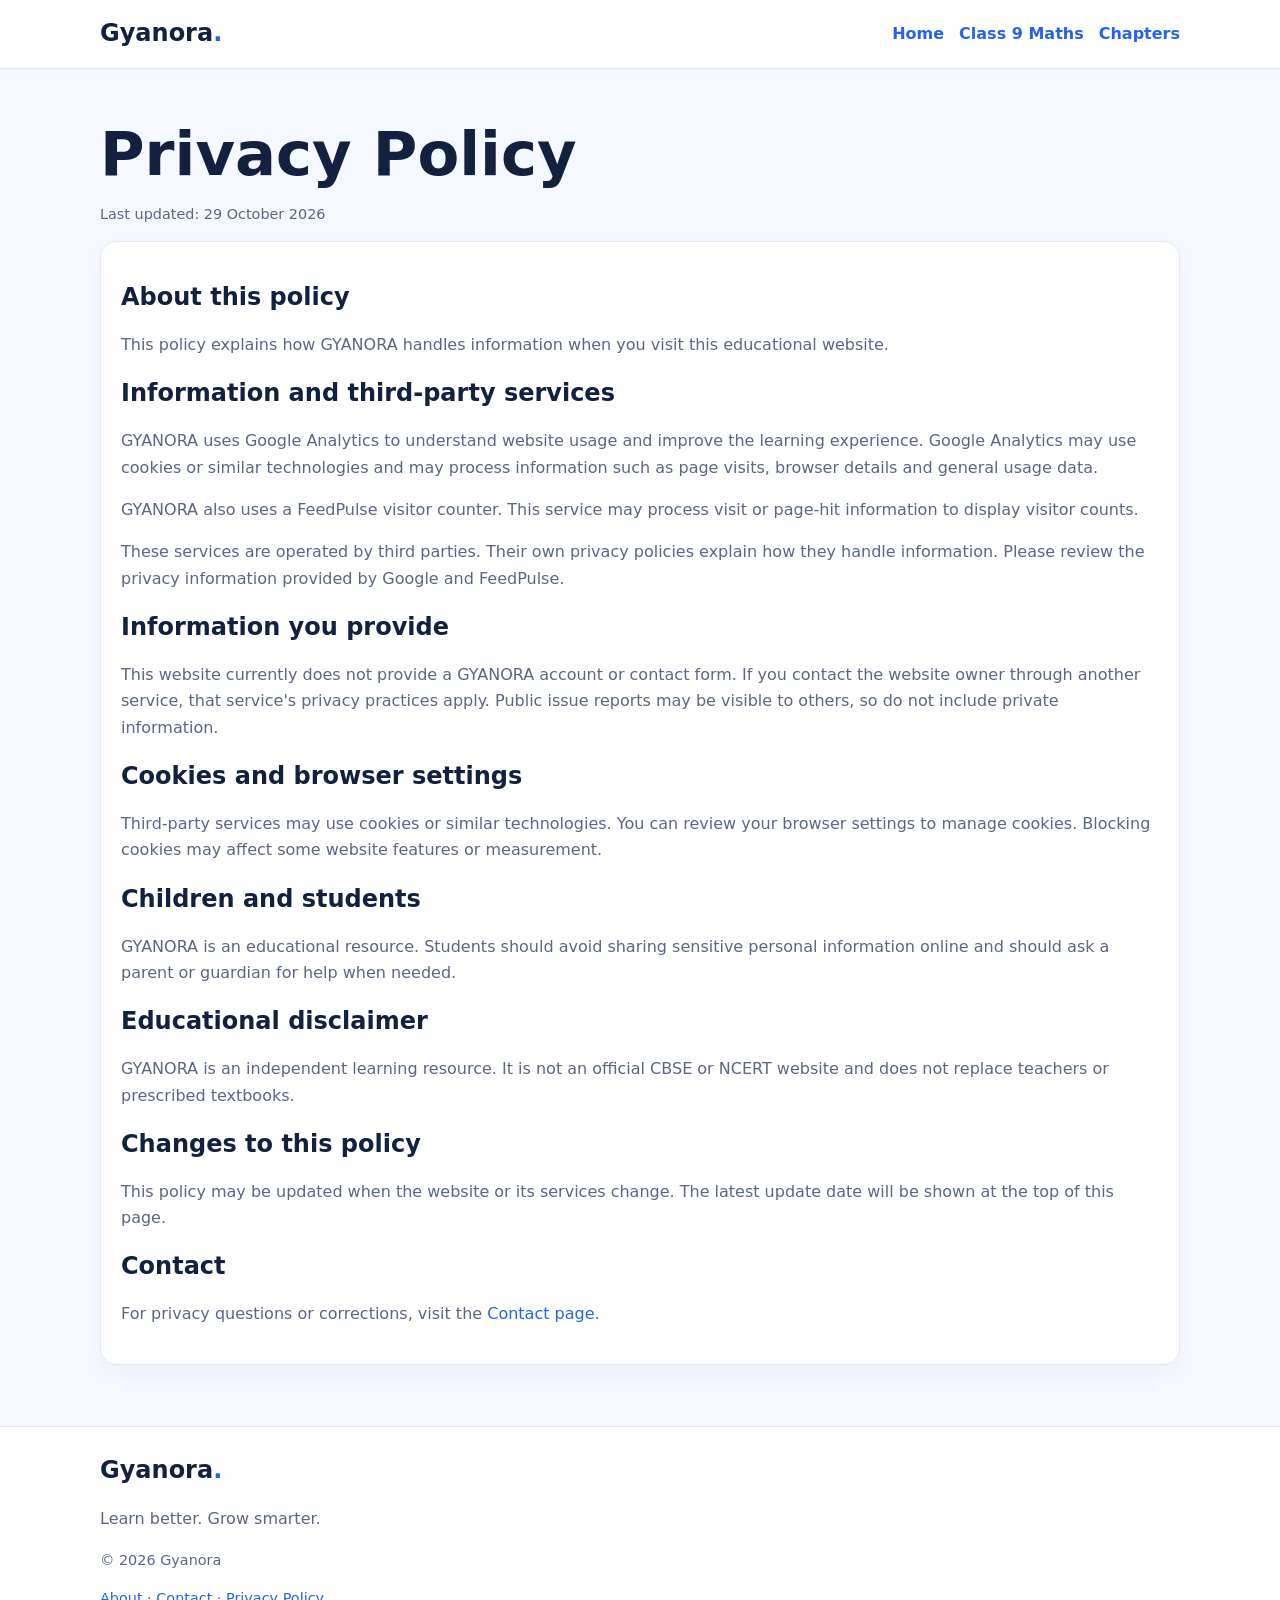
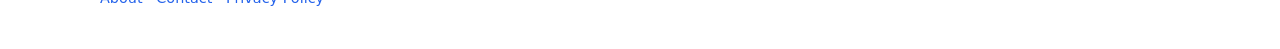
<file: privacy-policy.html>
<!DOCTYPE html>
<html lang="en">
<head>
  <meta charset="UTF-8">
  <meta name="viewport" content="width=device-width, initial-scale=1.0">
  <meta name="description" content="Read the GYANORA privacy policy and learn about third-party analytics and visitor counting services.">
  <title>Privacy Policy | GYANORA</title>
  <link rel="stylesheet" href="style.css">
</head>
<body>
  <header>
    <div class="container nav">
      <a class="logo" href="index.html">Gyanora<span>.</span></a>
      <nav class="navlinks">
        <a href="index.html">Home</a>
        <a href="class9.html">Class 9 Maths</a>
        <a href="class9.html#chapters">Chapters</a>
      </nav>
    </div>
  </header>

  <main class="section">
    <div class="container">
      <h1>Privacy Policy</h1>
      <p class="small">Last updated: 29 October 2026</p>

      <article class="card">
        <h2>About this policy</h2>
        <p>This policy explains how GYANORA handles information when you visit this educational website.</p>

        <h2>Information and third-party services</h2>
        <p>GYANORA uses Google Analytics to understand website usage and improve the learning experience. Google Analytics may use cookies or similar technologies and may process information such as page visits, browser details and general usage data.</p>
        <p>GYANORA also uses a FeedPulse visitor counter. This service may process visit or page-hit information to display visitor counts.</p>
        <p>These services are operated by third parties. Their own privacy policies explain how they handle information. Please review the privacy information provided by Google and FeedPulse.</p>

        <h2>Information you provide</h2>
        <p>This website currently does not provide a GYANORA account or contact form. If you contact the website owner through another service, that service's privacy practices apply. Public issue reports may be visible to others, so do not include private information.</p>

        <h2>Cookies and browser settings</h2>
        <p>Third-party services may use cookies or similar technologies. You can review your browser settings to manage cookies. Blocking cookies may affect some website features or measurement.</p>

        <h2>Children and students</h2>
        <p>GYANORA is an educational resource. Students should avoid sharing sensitive personal information online and should ask a parent or guardian for help when needed.</p>

        <h2>Educational disclaimer</h2>
        <p>GYANORA is an independent learning resource. It is not an official CBSE or NCERT website and does not replace teachers or prescribed textbooks.</p>

        <h2>Changes to this policy</h2>
        <p>This policy may be updated when the website or its services change. The latest update date will be shown at the top of this page.</p>

        <h2>Contact</h2>
        <p>For privacy questions or corrections, visit the <a href="contact.html">Contact page</a>.</p>
      </article>
    </div>
  </main>

  <footer>
    <div class="container">
      <a class="logo" href="index.html">Gyanora<span>.</span></a>
      <p>Learn better. Grow smarter.</p>
      <p class="small">© 2026 Gyanora</p>
      <p class="small">
        <a href="about.html">About</a> ·
        <a href="contact.html">Contact</a> ·
        <a href="privacy-policy.html">Privacy Policy</a>
      </p>
    </div>
  </footer>
</body>
</html>
</file>
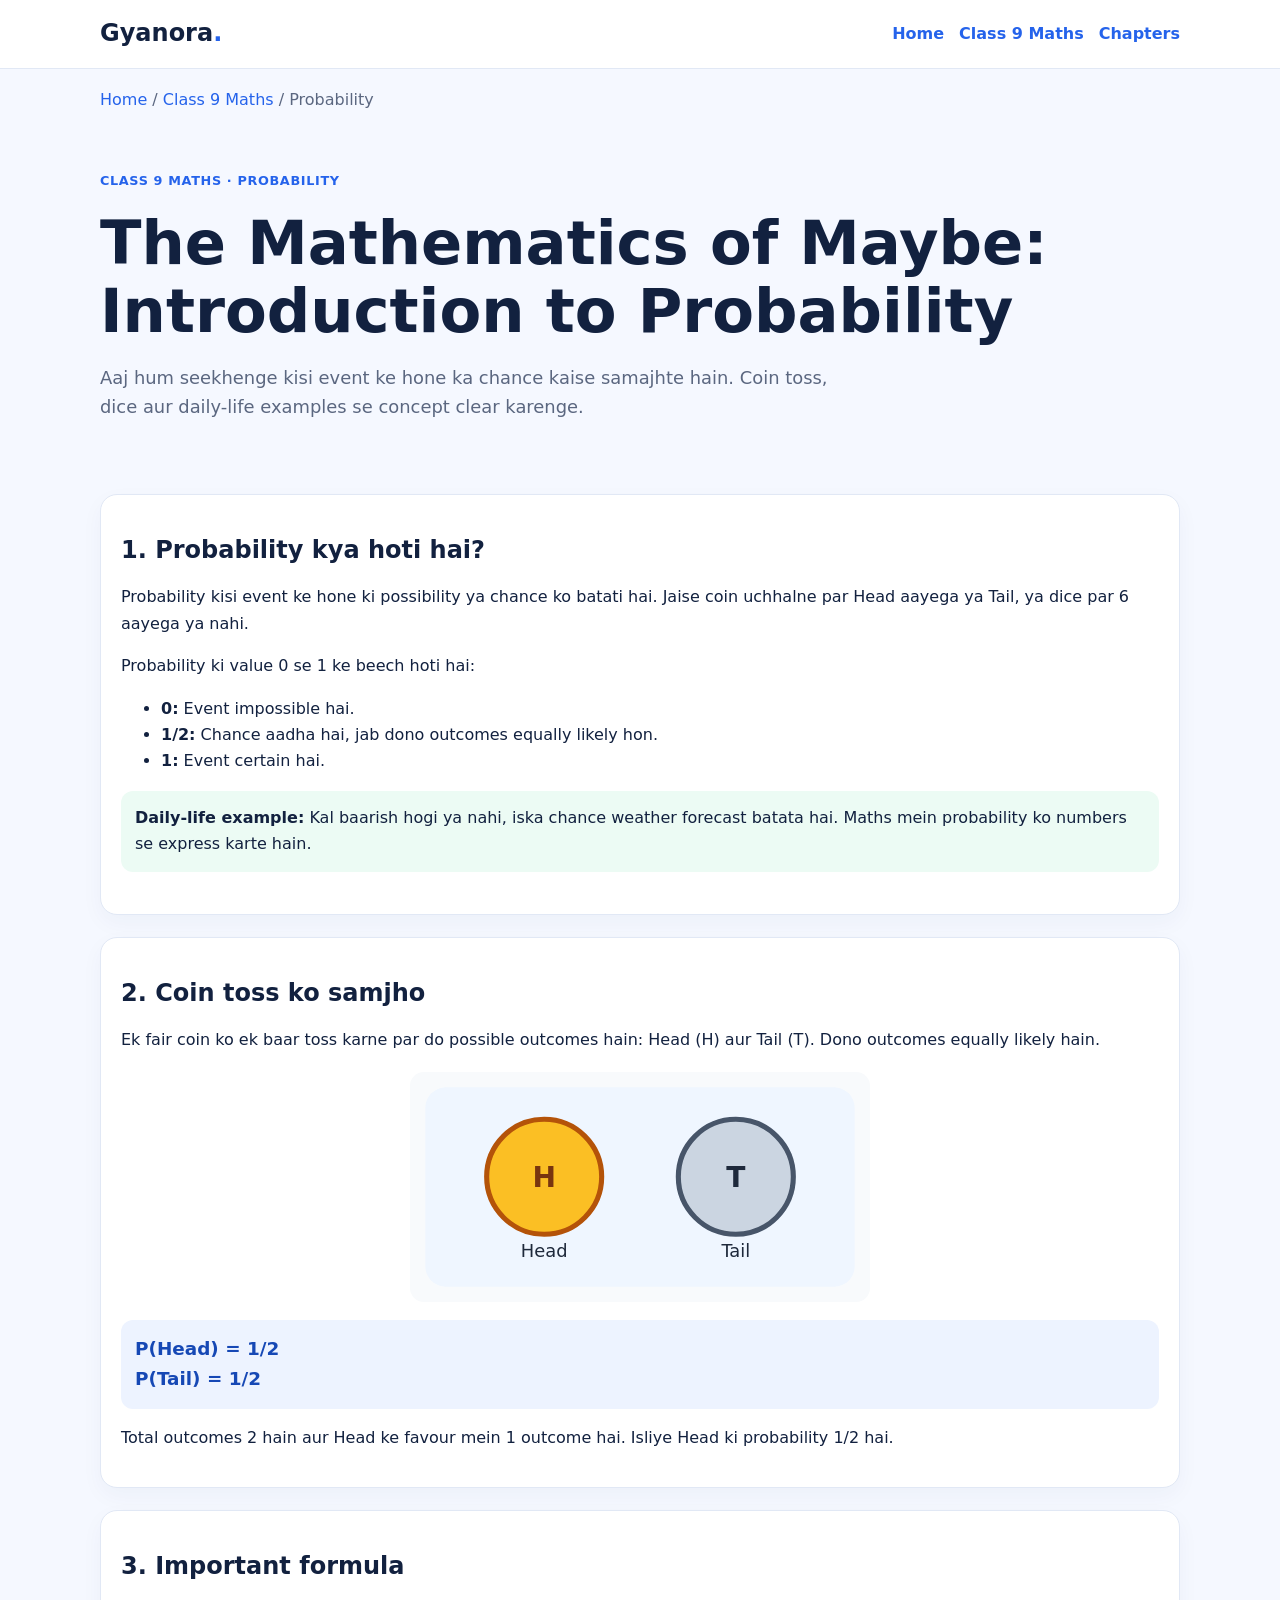
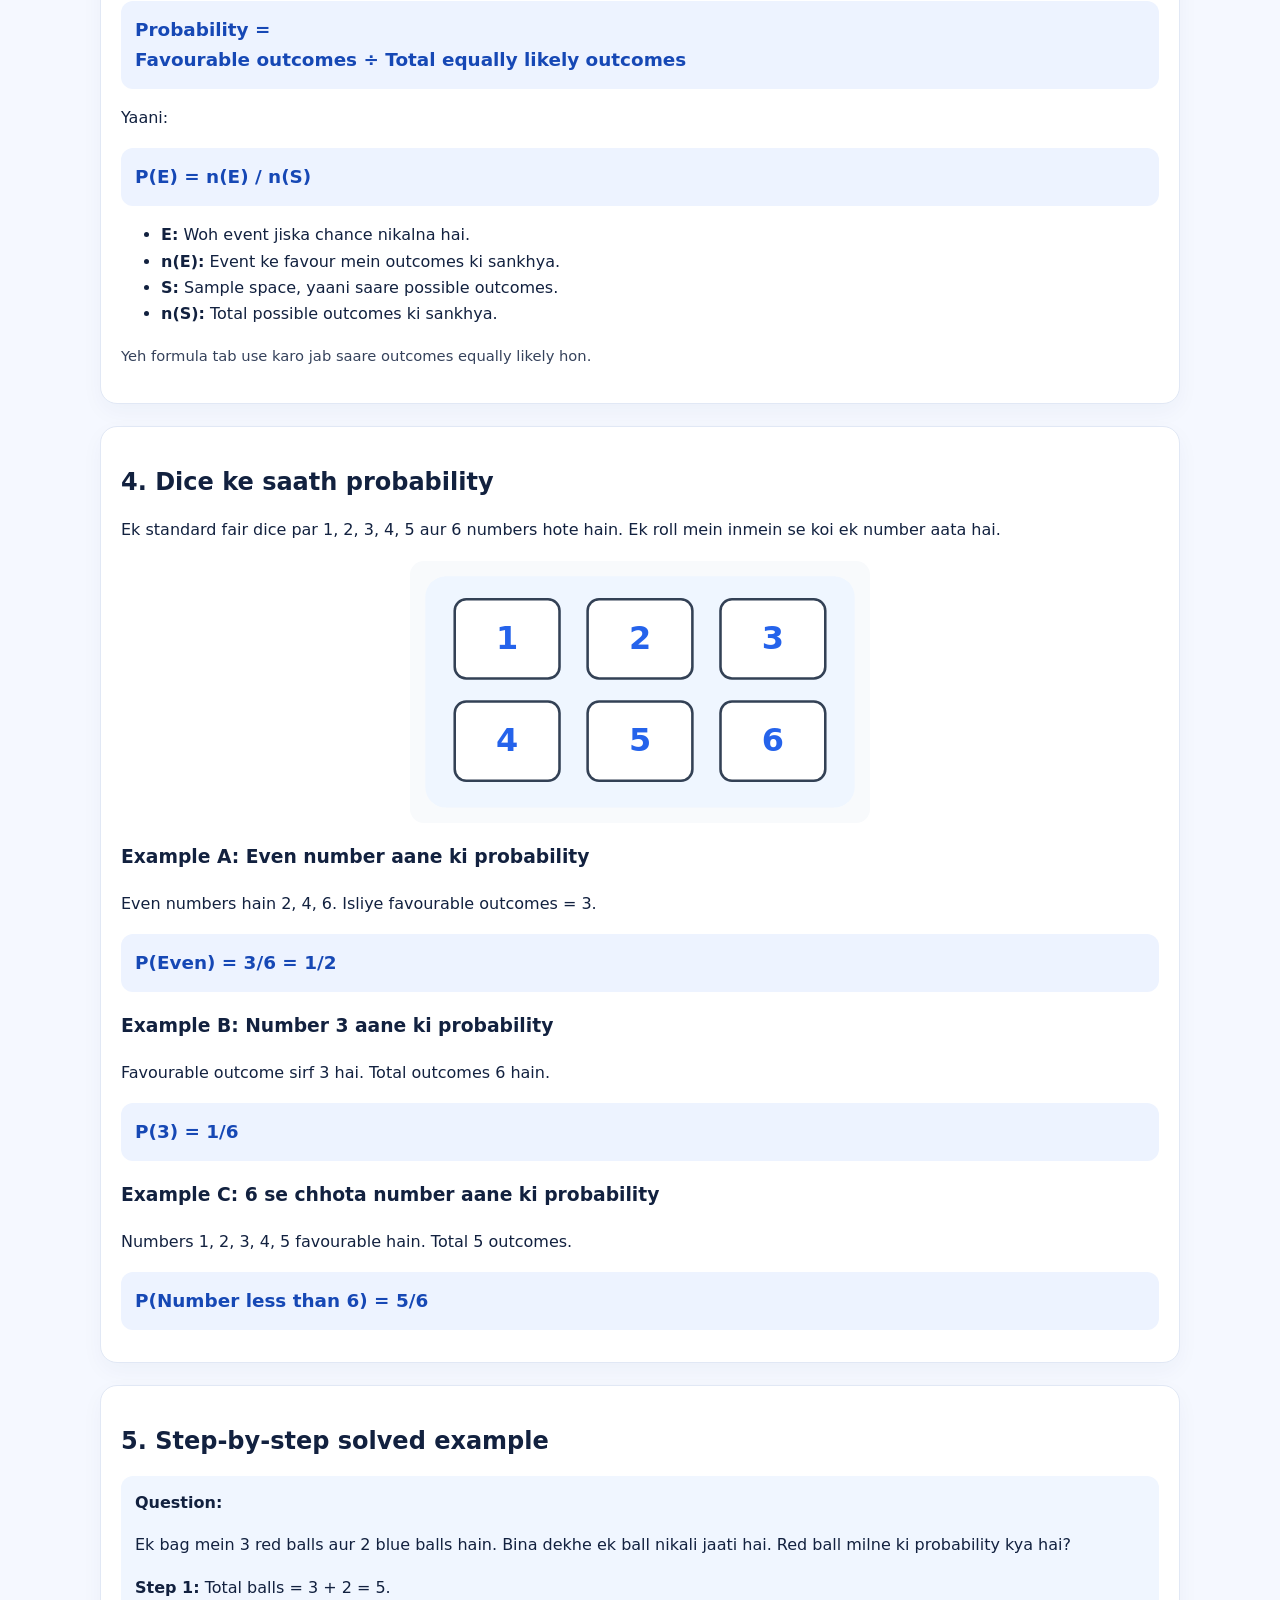
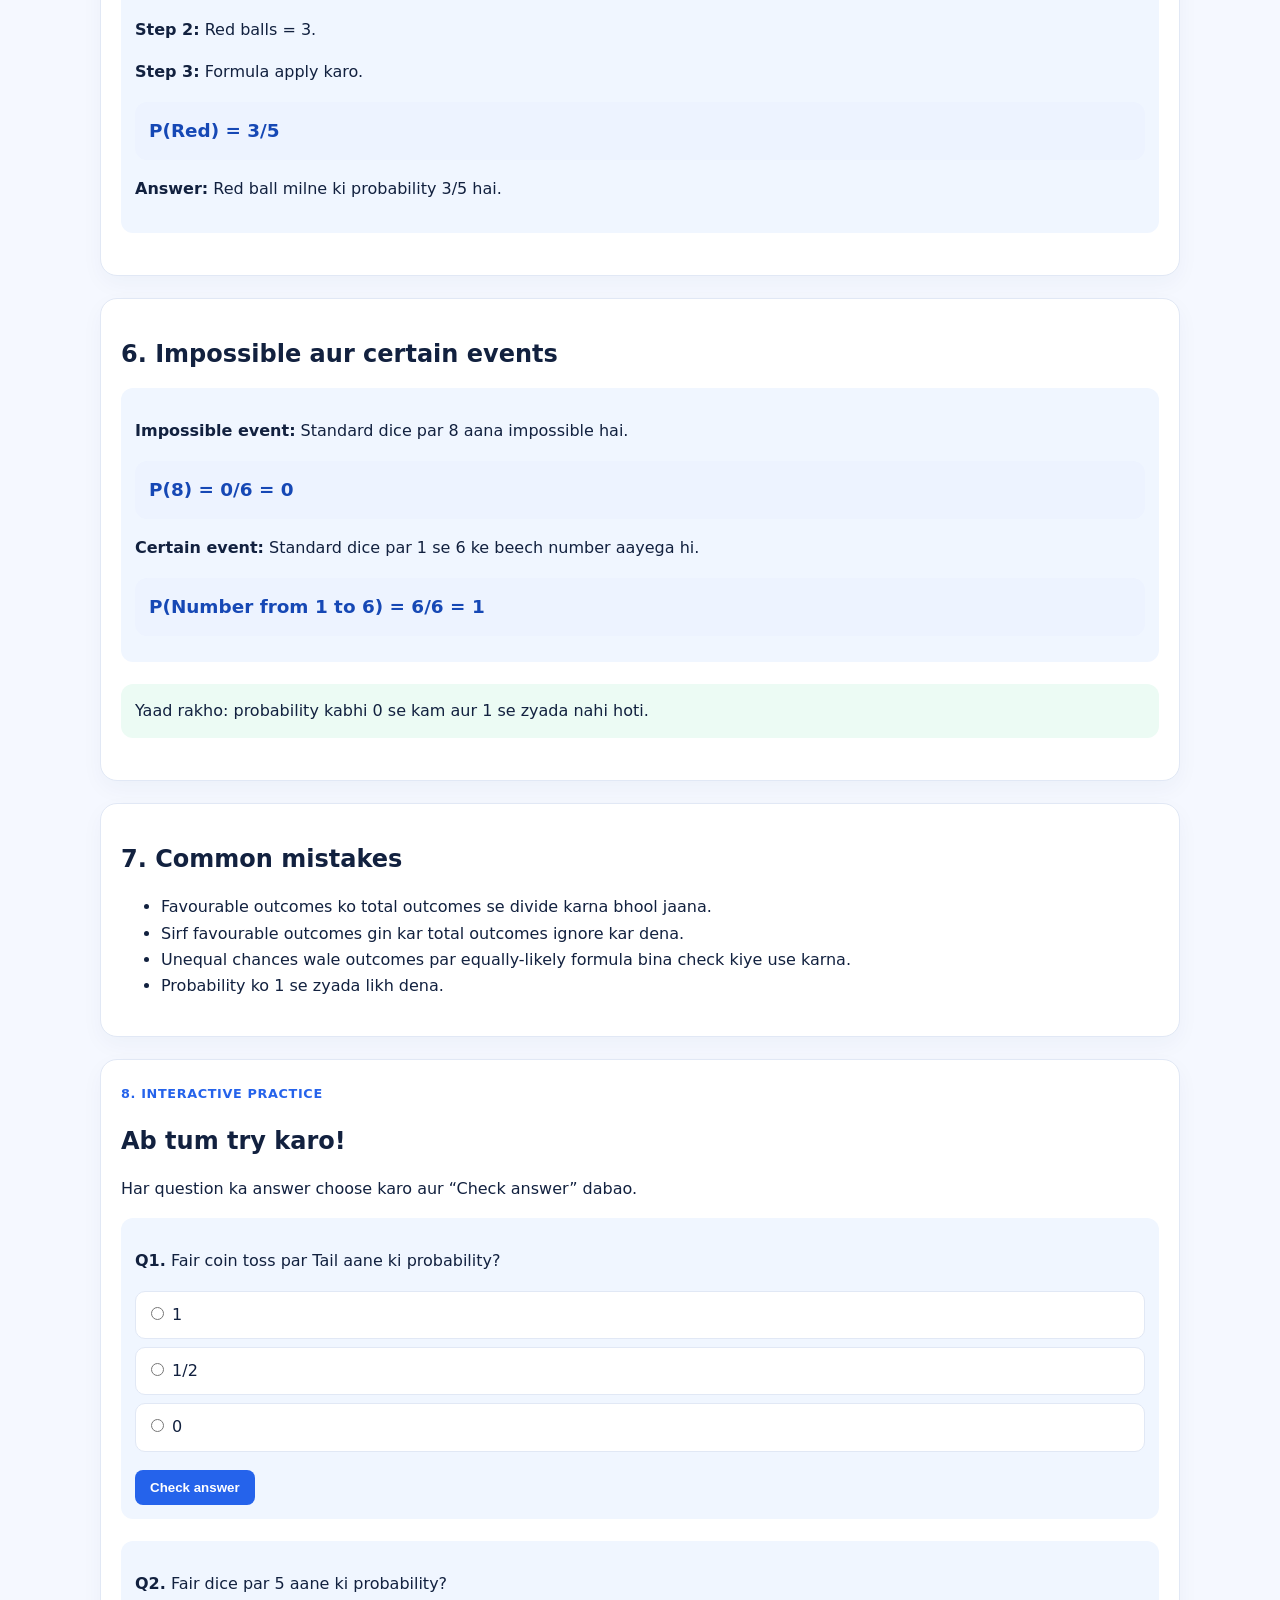
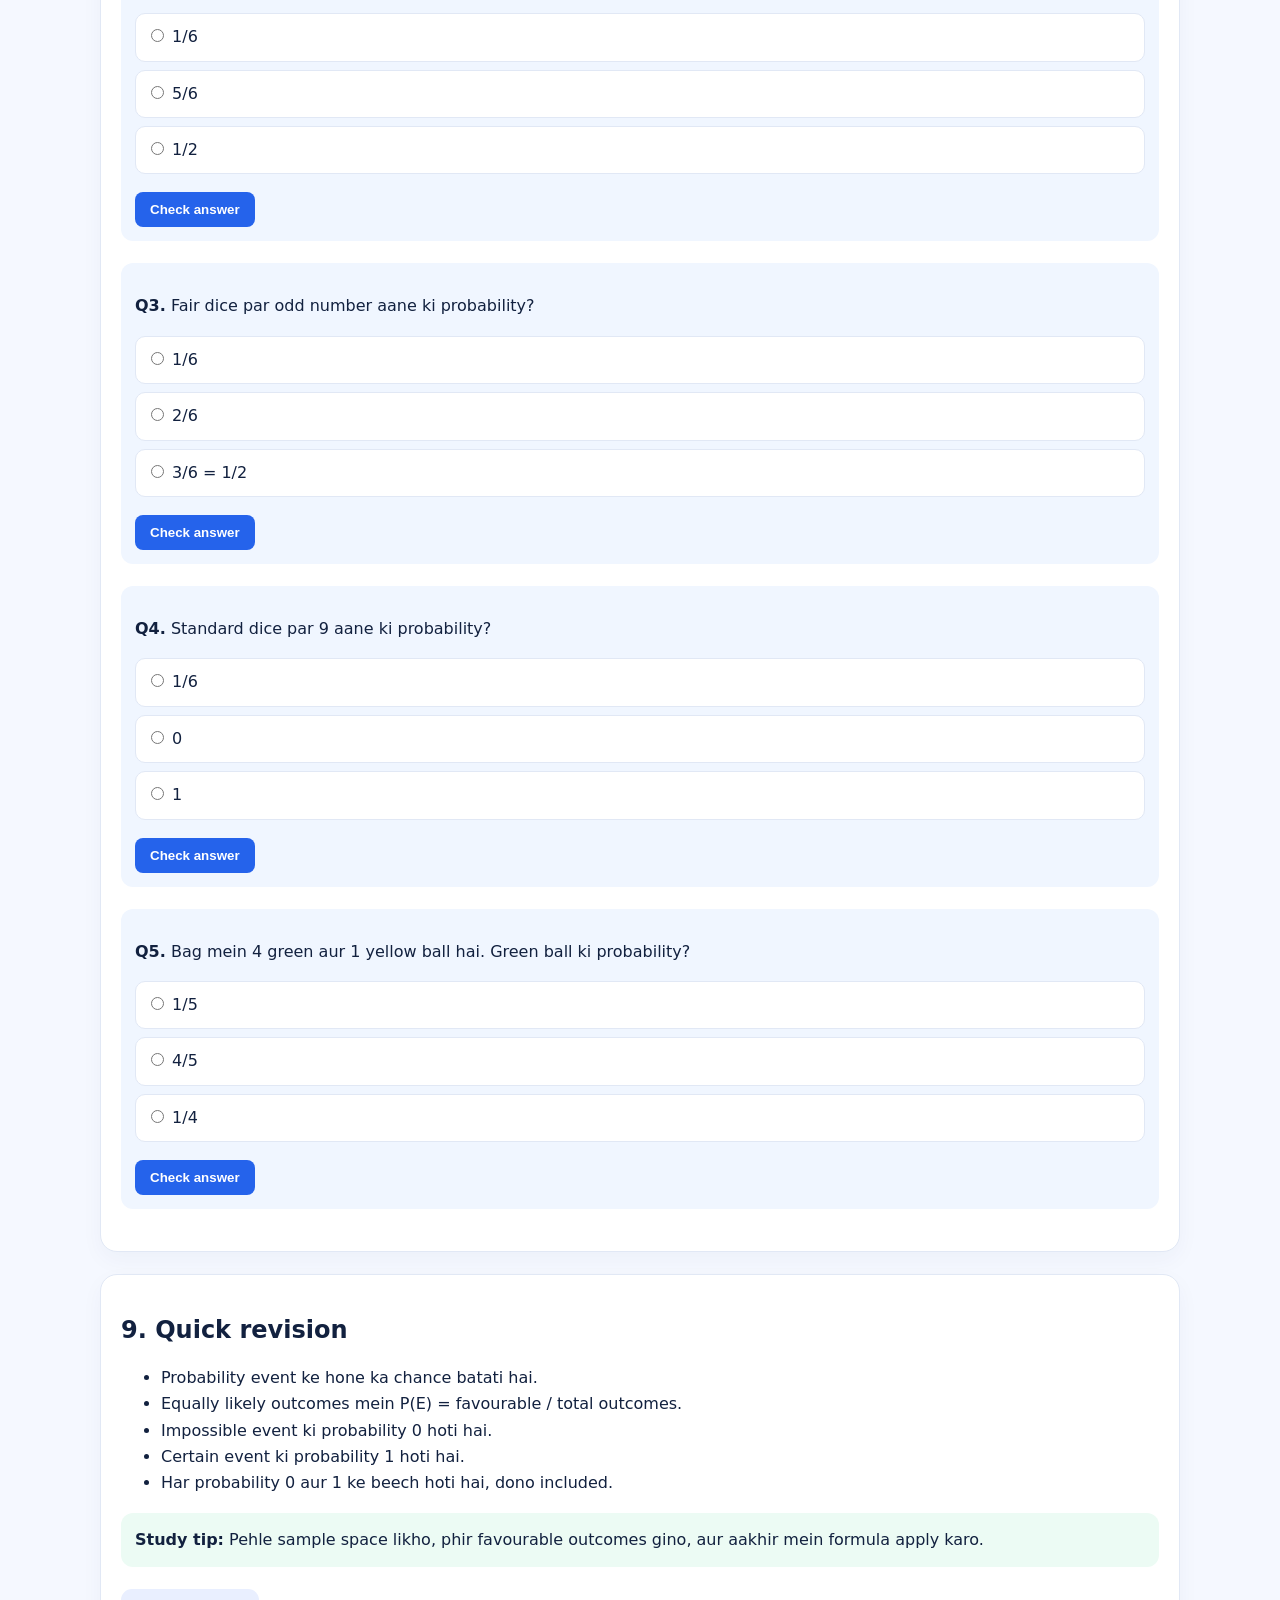
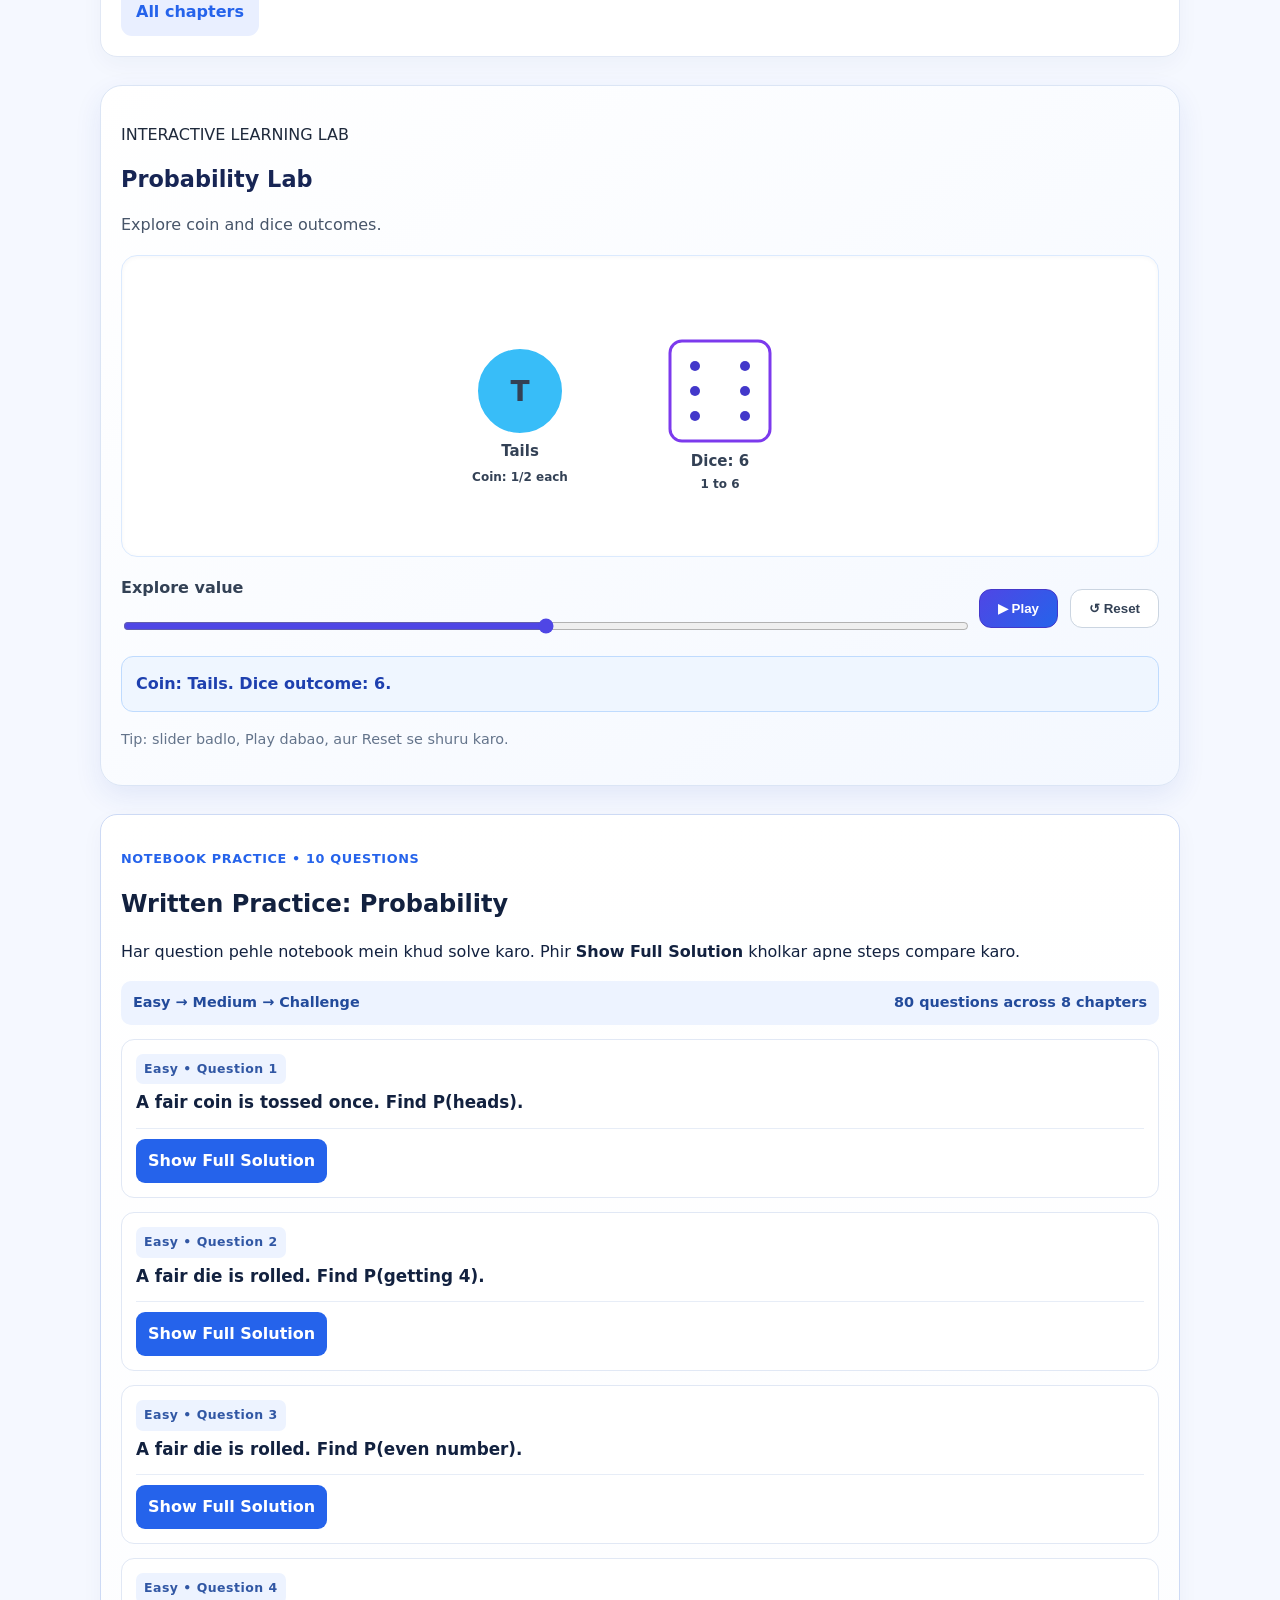
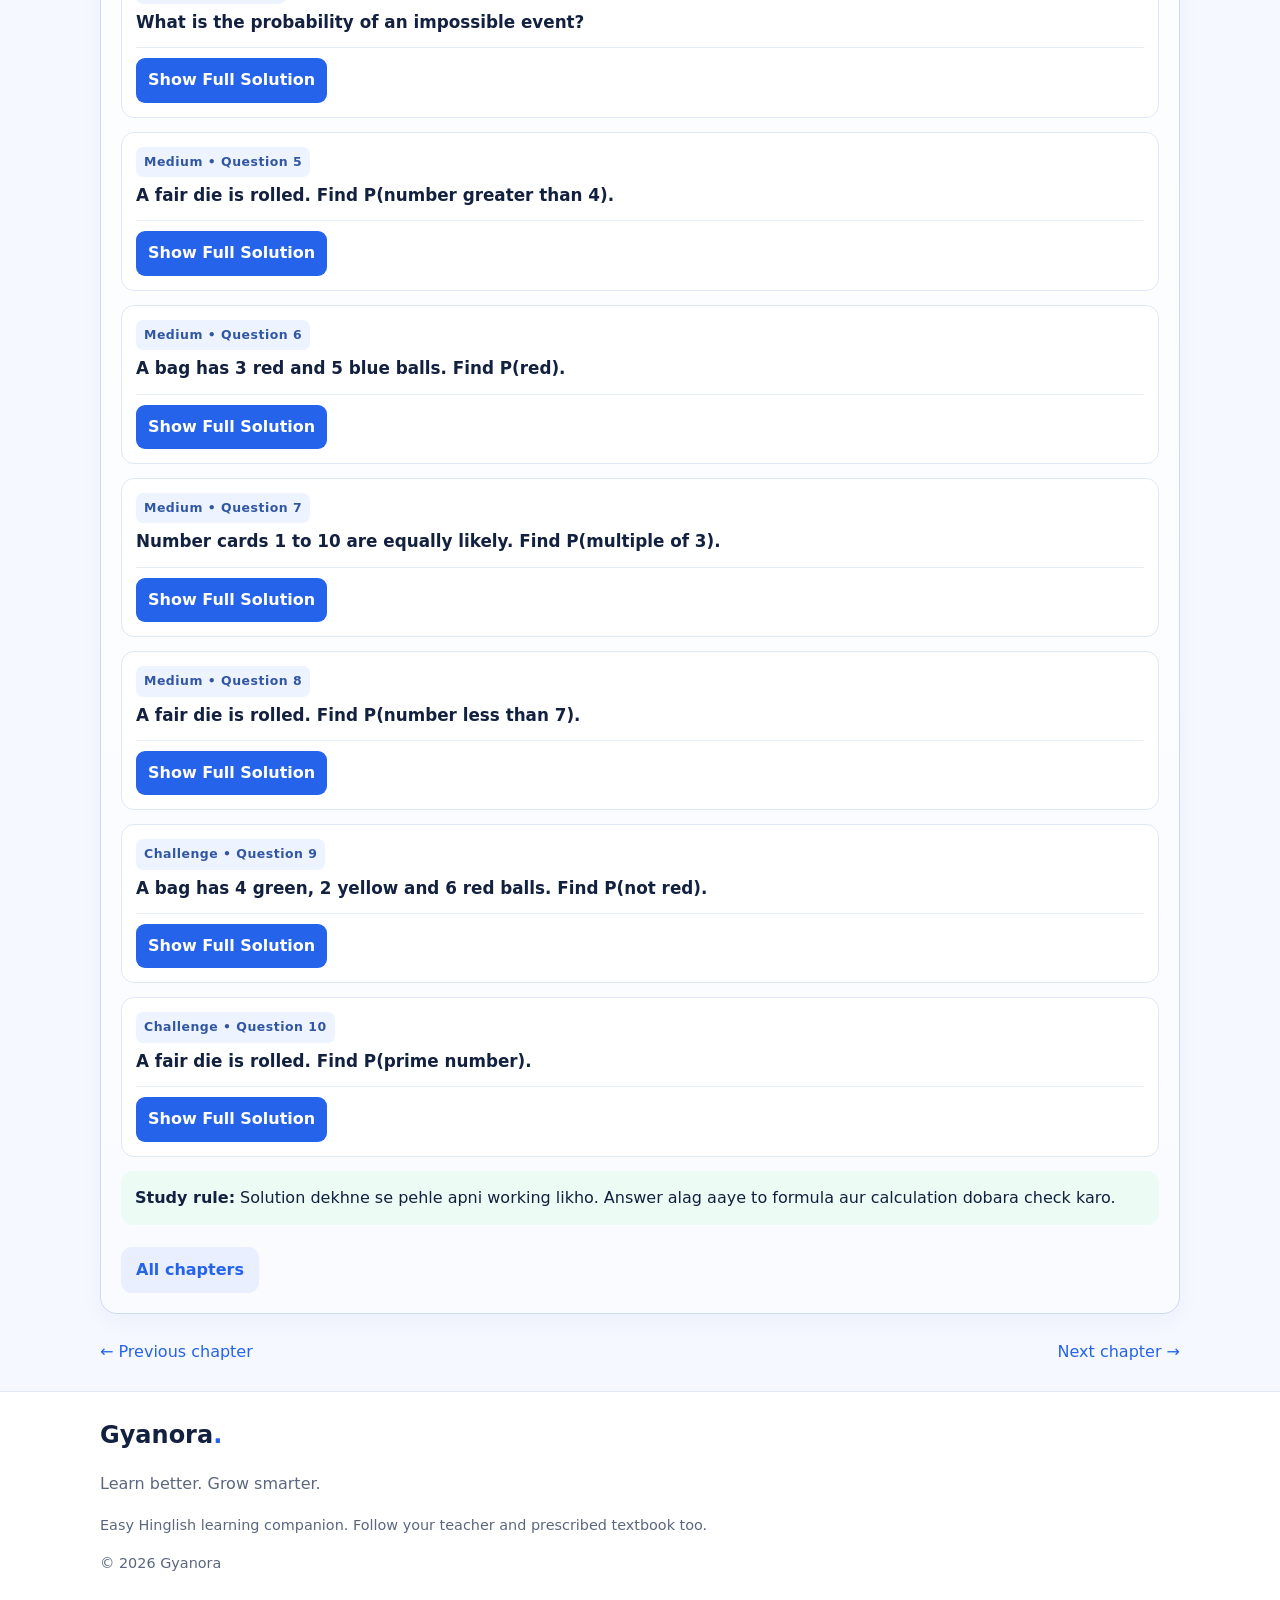
<file: probability.html>
<!DOCTYPE html>
<html lang="en">
<head>
  <meta charset="utf-8">
  <meta name="viewport" content="width=device-width, initial-scale=1">
  <meta name="theme-color" content="#2563eb">
  <title>The Mathematics of Maybe: Introduction to Probability | Gyanora</title>
  <link rel="stylesheet" href="style.css">
  <style>
    .diagram {
      display: block;
      width: 100%;
      max-width: 460px;
      height: auto;
      margin: 18px auto;
      border-radius: 14px;
      background: #f8fafc;
    }
    .formula {
      overflow-wrap: anywhere;
      font-size: 1.15rem;
    }
    .lesson, .example, .tip, .quiz {
      margin-bottom: 22px;
    }
    .answer-box {
      display: none;
      padding: 14px;
      margin-top: 12px;
      border-radius: 10px;
      background: #eff6ff;
    }
    .practice-btn {
      margin-top: 10px;
      padding: 10px 15px;
      border: 0;
      border-radius: 8px;
      cursor: pointer;
      background: #2563eb;
      color: white;
      font-weight: 600;
    }
    .small-note {
      font-size: .92rem;
      opacity: .85;
    }
  </style>
<!-- Google Analytics: GYANORA -->
<script async src="https://www.googletagmanager.com/gtag/js?id=G-F06TS6JVC5"></script>
<script>
  window.dataLayer = window.dataLayer || [];
  function gtag(){dataLayer.push(arguments);}
  gtag('js', new Date());
  gtag('config', 'G-F06TS6JVC5');
</script>

</head>
<body>
<header>
  <div class="container nav">
    <a class="logo" href="index.html">Gyanora<span>.</span></a>
    <nav class="navlinks">
      <a href="index.html">Home</a>
      <a href="class9.html">Class 9 Maths</a>
      <a href="class9.html#chapters">Chapters</a>
    </nav>
  </div>
</header>

<main>
<div class="container">
  <div class="breadcrumb">
    <a href="index.html">Home</a> /
    <a href="class9.html">Class 9 Maths</a> / Probability
  </div>

  <section class="section">
    <span class="eyebrow">CLASS 9 MATHS · PROBABILITY</span>
    <h1>The Mathematics of Maybe: Introduction to Probability</h1>
    <p class="lead">
      Aaj hum seekhenge kisi event ke hone ka chance kaise samajhte hain.
      Coin toss, dice aur daily-life examples se concept clear karenge.
    </p>
  </section>

  <section class="lesson">
    <h2>1. Probability kya hoti hai?</h2>
    <p>
      Probability kisi event ke hone ki possibility ya chance ko batati hai.
      Jaise coin uchhalne par Head aayega ya Tail, ya dice par 6 aayega ya nahi.
    </p>
    <p>
      Probability ki value 0 se 1 ke beech hoti hai:
    </p>
    <ul>
      <li><strong>0:</strong> Event impossible hai.</li>
      <li><strong>1/2:</strong> Chance aadha hai, jab dono outcomes equally likely hon.</li>
      <li><strong>1:</strong> Event certain hai.</li>
    </ul>
    <div class="tip">
      <strong>Daily-life example:</strong> Kal baarish hogi ya nahi, iska chance
      weather forecast batata hai. Maths mein probability ko numbers se express karte hain.
    </div>
  </section>

  <section class="lesson">
    <h2>2. Coin toss ko samjho</h2>
    <p>
      Ek fair coin ko ek baar toss karne par do possible outcomes hain:
      Head (H) aur Tail (T). Dono outcomes equally likely hain.
    </p>

    <svg class="diagram" viewBox="0 0 360 180" role="img"
         aria-label="Coin toss ke do outcomes Head aur Tail">
      <rect x="12" y="12" width="336" height="156" rx="16" fill="#eff6ff"/>
      <circle cx="105" cy="82" r="45" fill="#fbbf24" stroke="#b45309" stroke-width="4"/>
      <text x="105" y="90" text-anchor="middle" font-size="22" font-weight="bold" fill="#78350f">H</text>
      <circle cx="255" cy="82" r="45" fill="#cbd5e1" stroke="#475569" stroke-width="4"/>
      <text x="255" y="90" text-anchor="middle" font-size="22" font-weight="bold" fill="#1e293b">T</text>
      <text x="105" y="145" text-anchor="middle" font-size="14" fill="#1e293b">Head</text>
      <text x="255" y="145" text-anchor="middle" font-size="14" fill="#1e293b">Tail</text>
    </svg>

    <div class="formula">
      P(Head) = 1/2
      <br>
      P(Tail) = 1/2
    </div>
    <p>
      Total outcomes 2 hain aur Head ke favour mein 1 outcome hai.
      Isliye Head ki probability 1/2 hai.
    </p>
  </section>

  <section class="lesson">
    <h2>3. Important formula</h2>
    <div class="formula">
      Probability =
      <br>
      Favourable outcomes ÷ Total equally likely outcomes
    </div>
    <p>Yaani:</p>
    <div class="formula">
      P(E) = n(E) / n(S)
    </div>
    <ul>
      <li><strong>E:</strong> Woh event jiska chance nikalna hai.</li>
      <li><strong>n(E):</strong> Event ke favour mein outcomes ki sankhya.</li>
      <li><strong>S:</strong> Sample space, yaani saare possible outcomes.</li>
      <li><strong>n(S):</strong> Total possible outcomes ki sankhya.</li>
    </ul>
    <p class="small-note">
      Yeh formula tab use karo jab saare outcomes equally likely hon.
    </p>
  </section>

  <section class="lesson">
    <h2>4. Dice ke saath probability</h2>
    <p>
      Ek standard fair dice par 1, 2, 3, 4, 5 aur 6 numbers hote hain.
      Ek roll mein inmein se koi ek number aata hai.
    </p>

    <svg class="diagram" viewBox="0 0 360 205" role="img"
         aria-label="Dice par 1 se 6 tak numbers">
      <rect x="12" y="12" width="336" height="181" rx="16" fill="#eff6ff"/>
      <g fill="white" stroke="#334155" stroke-width="2">
        <rect x="35" y="30" width="82" height="62" rx="9"/>
        <rect x="139" y="30" width="82" height="62" rx="9"/>
        <rect x="243" y="30" width="82" height="62" rx="9"/>
        <rect x="35" y="110" width="82" height="62" rx="9"/>
        <rect x="139" y="110" width="82" height="62" rx="9"/>
        <rect x="243" y="110" width="82" height="62" rx="9"/>
      </g>
      <g fill="#2563eb" font-size="25" font-weight="bold" text-anchor="middle">
        <text x="76" y="69">1</text>
        <text x="180" y="69">2</text>
        <text x="284" y="69">3</text>
        <text x="76" y="149">4</text>
        <text x="180" y="149">5</text>
        <text x="284" y="149">6</text>
      </g>
    </svg>

    <h3>Example A: Even number aane ki probability</h3>
    <p>Even numbers hain 2, 4, 6. Isliye favourable outcomes = 3.</p>
    <div class="formula">P(Even) = 3/6 = 1/2</div>

    <h3>Example B: Number 3 aane ki probability</h3>
    <p>Favourable outcome sirf 3 hai. Total outcomes 6 hain.</p>
    <div class="formula">P(3) = 1/6</div>

    <h3>Example C: 6 se chhota number aane ki probability</h3>
    <p>Numbers 1, 2, 3, 4, 5 favourable hain. Total 5 outcomes.</p>
    <div class="formula">P(Number less than 6) = 5/6</div>
  </section>

  <section class="lesson">
    <h2>5. Step-by-step solved example</h2>
    <div class="example">
      <strong>Question:</strong>
      <p>Ek bag mein 3 red balls aur 2 blue balls hain. Bina dekhe ek ball nikali jaati hai. Red ball milne ki probability kya hai?</p>

      <p><strong>Step 1:</strong> Total balls = 3 + 2 = 5.</p>
      <p><strong>Step 2:</strong> Red balls = 3.</p>
      <p><strong>Step 3:</strong> Formula apply karo.</p>
      <div class="formula">P(Red) = 3/5</div>
      <p><strong>Answer:</strong> Red ball milne ki probability 3/5 hai.</p>
    </div>
  </section>

  <section class="lesson">
    <h2>6. Impossible aur certain events</h2>
    <div class="example">
      <p><strong>Impossible event:</strong> Standard dice par 8 aana impossible hai.</p>
      <div class="formula">P(8) = 0/6 = 0</div>
      <p><strong>Certain event:</strong> Standard dice par 1 se 6 ke beech number aayega hi.</p>
      <div class="formula">P(Number from 1 to 6) = 6/6 = 1</div>
    </div>
    <div class="tip">
      Yaad rakho: probability kabhi 0 se kam aur 1 se zyada nahi hoti.
    </div>
  </section>

  <section class="lesson">
    <h2>7. Common mistakes</h2>
    <ul>
      <li>Favourable outcomes ko total outcomes se divide karna bhool jaana.</li>
      <li>Sirf favourable outcomes gin kar total outcomes ignore kar dena.</li>
      <li>Unequal chances wale outcomes par equally-likely formula bina check kiye use karna.</li>
      <li>Probability ko 1 se zyada likh dena.</li>
    </ul>
  </section>

  <section class="quiz">
    <span class="eyebrow">8. INTERACTIVE PRACTICE</span>
    <h2>Ab tum try karo!</h2>
    <p>Har question ka answer choose karo aur “Check answer” dabao.</p>

    <div class="example">
      <p><strong>Q1.</strong> Fair coin toss par Tail aane ki probability?</p>
      <label class="option"><input type="radio" name="q1" value="a"> 1</label>
      <label class="option"><input type="radio" name="q1" value="b"> 1/2</label>
      <label class="option"><input type="radio" name="q1" value="c"> 0</label>
      <button class="practice-btn" type="button" onclick="checkQuestion('q1','b','a1','Sahi! Do equally likely outcomes H aur T hain, Tail ek outcome hai: 1/2.')">Check answer</button>
      <div class="answer-box" id="a1" role="status"></div>
    </div>

    <div class="example">
      <p><strong>Q2.</strong> Fair dice par 5 aane ki probability?</p>
      <label class="option"><input type="radio" name="q2" value="a"> 1/6</label>
      <label class="option"><input type="radio" name="q2" value="b"> 5/6</label>
      <label class="option"><input type="radio" name="q2" value="c"> 1/2</label>
      <button class="practice-btn" type="button" onclick="checkQuestion('q2','a','a2','Sahi! Favourable outcome 1 aur total outcomes 6 hain: 1/6.')">Check answer</button>
      <div class="answer-box" id="a2" role="status"></div>
    </div>

    <div class="example">
      <p><strong>Q3.</strong> Fair dice par odd number aane ki probability?</p>
      <label class="option"><input type="radio" name="q3" value="a"> 1/6</label>
      <label class="option"><input type="radio" name="q3" value="b"> 2/6</label>
      <label class="option"><input type="radio" name="q3" value="c"> 3/6 = 1/2</label>
      <button class="practice-btn" type="button" onclick="checkQuestion('q3','c','a3','Sahi! Odd numbers 1, 3, 5 hain. Isliye 3/6 = 1/2.')">Check answer</button>
      <div class="answer-box" id="a3" role="status"></div>
    </div>

    <div class="example">
      <p><strong>Q4.</strong> Standard dice par 9 aane ki probability?</p>
      <label class="option"><input type="radio" name="q4" value="a"> 1/6</label>
      <label class="option"><input type="radio" name="q4" value="b"> 0</label>
      <label class="option"><input type="radio" name="q4" value="c"> 1</label>
      <button class="practice-btn" type="button" onclick="checkQuestion('q4','b','a4','Sahi! Standard dice par 9 hota hi nahi, isliye probability 0 hai.')">Check answer</button>
      <div class="answer-box" id="a4" role="status"></div>
    </div>

    <div class="example">
      <p><strong>Q5.</strong> Bag mein 4 green aur 1 yellow ball hai. Green ball ki probability?</p>
      <label class="option"><input type="radio" name="q5" value="a"> 1/5</label>
      <label class="option"><input type="radio" name="q5" value="b"> 4/5</label>
      <label class="option"><input type="radio" name="q5" value="c"> 1/4</label>
      <button class="practice-btn" type="button" onclick="checkQuestion('q5','b','a5','Sahi! Total balls 5 aur green balls 4 hain: 4/5.')">Check answer</button>
      <div class="answer-box" id="a5" role="status"></div>
    </div>
  </section>

  <section class="lesson">
    <h2>9. Quick revision</h2>
    <ul>
      <li>Probability event ke hone ka chance batati hai.</li>
      <li>Equally likely outcomes mein P(E) = favourable / total outcomes.</li>
      <li>Impossible event ki probability 0 hoti hai.</li>
      <li>Certain event ki probability 1 hoti hai.</li>
      <li>Har probability 0 aur 1 ke beech hoti hai, dono included.</li>
    </ul>
    <div class="tip">
      <strong>Study tip:</strong> Pehle sample space likho, phir favourable outcomes gino,
      aur aakhir mein formula apply karo.
    </div>
    <a class="btn secondary" href="class9.html">All chapters</a>
  </section>

<section class="gyanora-animation-lab" data-kind="probability">
  <p>INTERACTIVE LEARNING LAB</p>
  <h2>Probability Lab</h2>
  <p class="lab-intro">Explore coin and dice outcomes.</p>
  <div class="lab-stage">
    <svg viewBox="0 0 620 280" role="img" aria-label="Probability Lab interactive animation"></svg>
  </div>
  <div class="lab-controls">
    <label class="lab-slider">Explore value
      <input type="range" min="0" max="10" value="5" step="1">
    </label>
    <button type="button" data-play>▶ Play</button>
    <button type="button" class="lab-reset" data-reset>↺ Reset</button>
  </div>
  <p class="lab-readout" aria-live="polite">Animation ready.</p>
  <p class="lab-tip">Tip: slider badlo, Play dabao, aur Reset se shuru karo.</p>
</section>

<section class="lesson written-practice" id="written-practice">
<p class="eyebrow">NOTEBOOK PRACTICE • 10 QUESTIONS</p>
<h2>Written Practice: Probability</h2>
<p>Har question pehle notebook mein khud solve karo. Phir <strong>Show Full Solution</strong> kholkar apne steps compare karo.</p>
<div class="written-progress"><span>Easy → Medium → Challenge</span><span>80 questions across 8 chapters</span></div>
<article class="written-question" id="written-q1">
<p class="written-level">Easy • Question 1</p>
<h3>A fair coin is tossed once. Find P(heads).</h3>
<details class="solution-details"><summary>Show Full Solution</summary><div class="solution-body">
<p><strong>Concept / method:</strong> Sample space {H,T} has 2 equally likely outcomes; 1 is heads. P=1/2.</p>
<p class="final-answer"><strong>Final answer:</strong> 1/2</p>
</div></details></article>
<article class="written-question" id="written-q2">
<p class="written-level">Easy • Question 2</p>
<h3>A fair die is rolled. Find P(getting 4).</h3>
<details class="solution-details"><summary>Show Full Solution</summary><div class="solution-body">
<p><strong>Concept / method:</strong> There are 6 equally likely outcomes and one is 4.</p>
<p class="final-answer"><strong>Final answer:</strong> 1/6</p>
</div></details></article>
<article class="written-question" id="written-q3">
<p class="written-level">Easy • Question 3</p>
<h3>A fair die is rolled. Find P(even number).</h3>
<details class="solution-details"><summary>Show Full Solution</summary><div class="solution-body">
<p><strong>Concept / method:</strong> Even outcomes are {2,4,6}: 3 out of 6. Reduce 3/6.</p>
<p class="final-answer"><strong>Final answer:</strong> 1/2</p>
</div></details></article>
<article class="written-question" id="written-q4">
<p class="written-level">Easy • Question 4</p>
<h3>What is the probability of an impossible event?</h3>
<details class="solution-details"><summary>Show Full Solution</summary><div class="solution-body">
<p><strong>Concept / method:</strong> An impossible event has zero favourable outcomes.</p>
<p class="final-answer"><strong>Final answer:</strong> 0</p>
</div></details></article>
<article class="written-question" id="written-q5">
<p class="written-level">Medium • Question 5</p>
<h3>A fair die is rolled. Find P(number greater than 4).</h3>
<details class="solution-details"><summary>Show Full Solution</summary><div class="solution-body">
<p><strong>Concept / method:</strong> Favourable outcomes are {5,6}, so probability is 2/6.</p>
<p class="final-answer"><strong>Final answer:</strong> 1/3</p>
</div></details></article>
<article class="written-question" id="written-q6">
<p class="written-level">Medium • Question 6</p>
<h3>A bag has 3 red and 5 blue balls. Find P(red).</h3>
<details class="solution-details"><summary>Show Full Solution</summary><div class="solution-body">
<p><strong>Concept / method:</strong> Total balls=3+5=8; red outcomes=3. P=3/8.</p>
<p class="final-answer"><strong>Final answer:</strong> 3/8</p>
</div></details></article>
<article class="written-question" id="written-q7">
<p class="written-level">Medium • Question 7</p>
<h3>Number cards 1 to 10 are equally likely. Find P(multiple of 3).</h3>
<details class="solution-details"><summary>Show Full Solution</summary><div class="solution-body">
<p><strong>Concept / method:</strong> Multiples are {3,6,9}, three outcomes out of ten.</p>
<p class="final-answer"><strong>Final answer:</strong> 3/10</p>
</div></details></article>
<article class="written-question" id="written-q8">
<p class="written-level">Medium • Question 8</p>
<h3>A fair die is rolled. Find P(number less than 7).</h3>
<details class="solution-details"><summary>Show Full Solution</summary><div class="solution-body">
<p><strong>Concept / method:</strong> Every possible result 1 to 6 is less than 7, so 6/6.</p>
<p class="final-answer"><strong>Final answer:</strong> 1 (certain event)</p>
</div></details></article>
<article class="written-question" id="written-q9">
<p class="written-level">Challenge • Question 9</p>
<h3>A bag has 4 green, 2 yellow and 6 red balls. Find P(not red).</h3>
<details class="solution-details"><summary>Show Full Solution</summary><div class="solution-body">
<p><strong>Concept / method:</strong> Total=12; not red means green or yellow, 4+2=6. P=6/12.</p>
<p class="final-answer"><strong>Final answer:</strong> 1/2</p>
</div></details></article>
<article class="written-question" id="written-q10">
<p class="written-level">Challenge • Question 10</p>
<h3>A fair die is rolled. Find P(prime number).</h3>
<details class="solution-details"><summary>Show Full Solution</summary><div class="solution-body">
<p><strong>Concept / method:</strong> Prime results are 2, 3 and 5: 3 favourable outcomes out of 6.</p>
<p class="final-answer"><strong>Final answer:</strong> 1/2</p>
</div></details></article>
<p class="tip"><strong>Study rule:</strong> Solution dekhne se pehle apni working likho. Answer alag aaye to formula aur calculation dobara check karo.</p>
<a class="btn secondary" href="class9.html">All chapters</a>
</section>


  <div class="chapter-nav">
    <span><a href="mensuration.html">← Previous chapter</a></span>
    <span><a href="sequences.html">Next chapter →</a></span>
  </div>
</div>
</main>

<footer>
  <div class="container">
    <a class="logo" href="index.html">Gyanora<span>.</span></a>
    <p>Learn better. Grow smarter.</p>
    <p class="small">Easy Hinglish learning companion. Follow your teacher and prescribed textbook too.</p>
    <p class="small">© 2026 Gyanora</p>
  </div>
</footer>

<script>
function checkQuestion(name, correct, resultId, explanation) {
  const selected = document.querySelector('input[name="' + name + '"]:checked');
  const result = document.getElementById(resultId);
  result.style.display = 'block';

  if (!selected) {
    result.textContent = 'Pehle ek answer choose karo.';
    return;
  }

  if (selected.value === correct) {
    result.textContent = explanation;
  } else {
    result.textContent = 'Abhi answer sahi nahi hai. Formula dobara lagao aur phir try karo.';
  }
}
</script>
<script src="app.js"></script>
  <script src="gyanora-animations.js" defer></script>
</body>
</html>
</file>
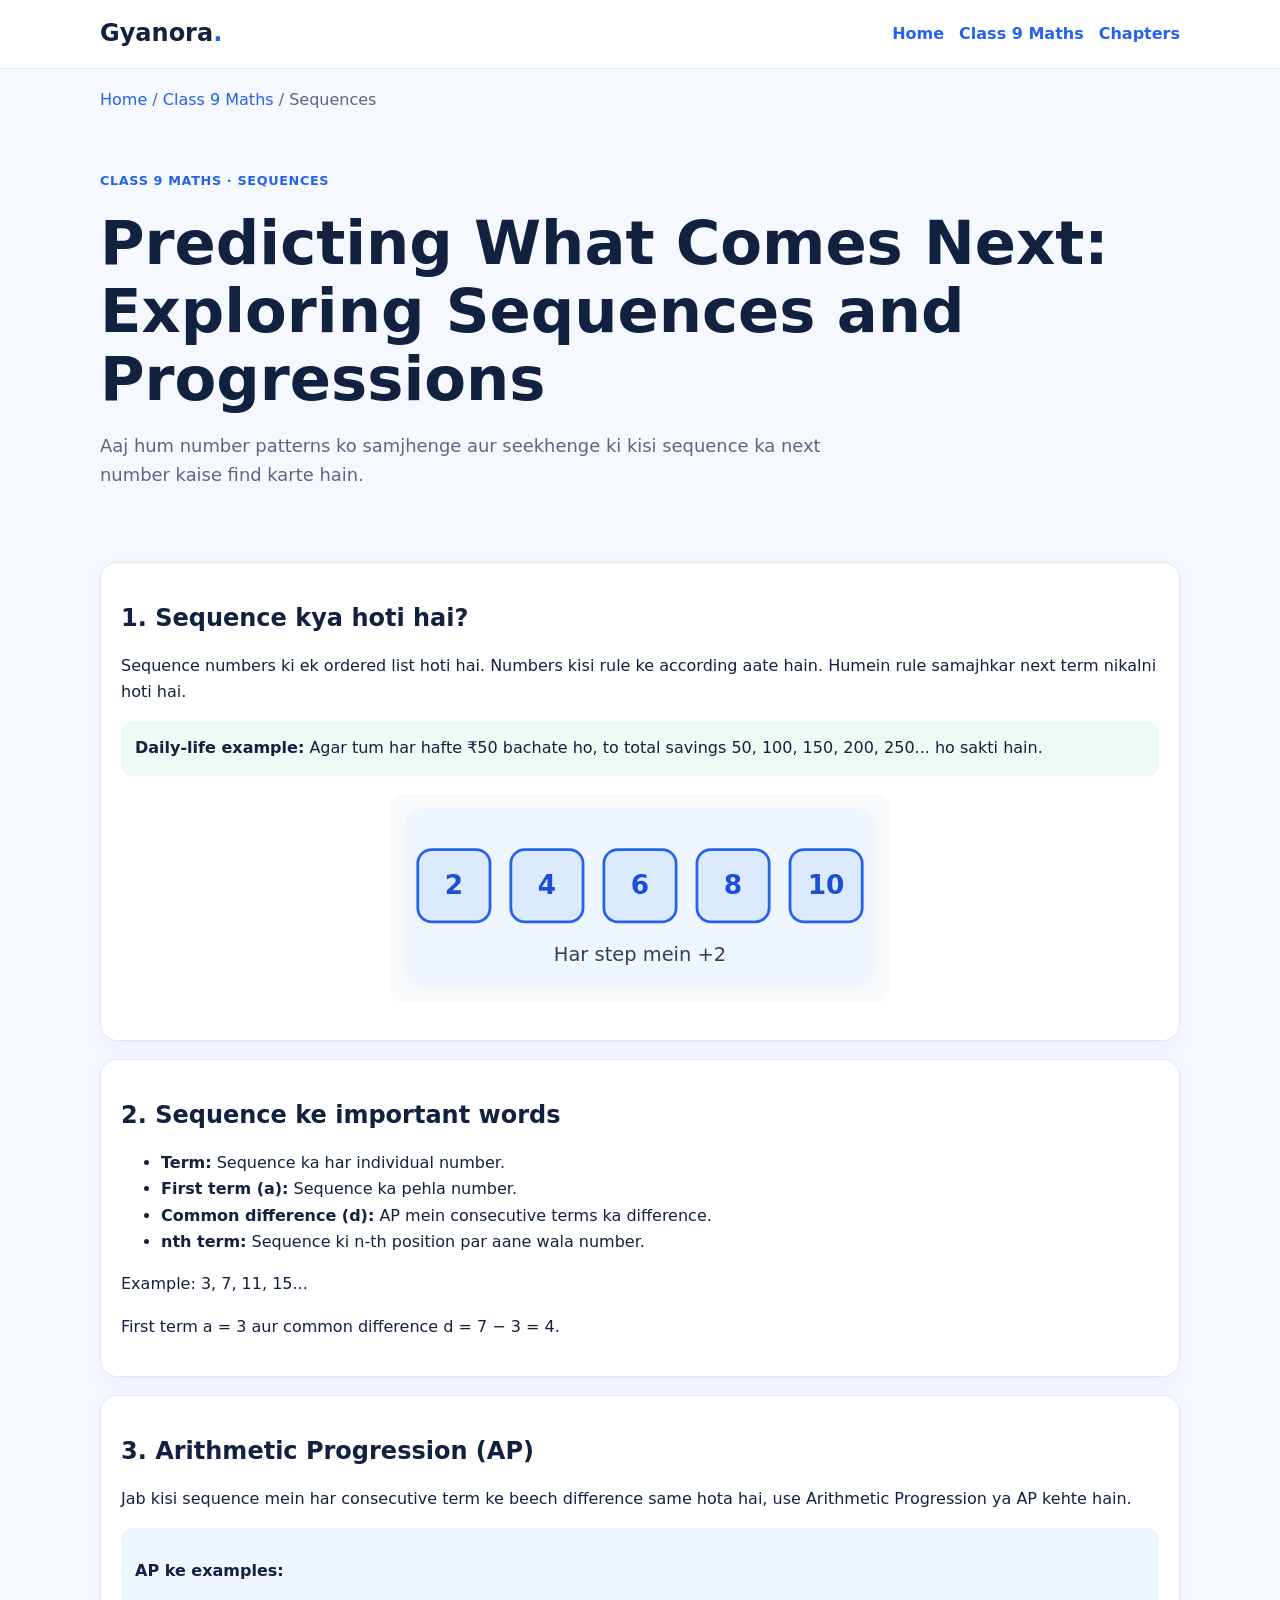
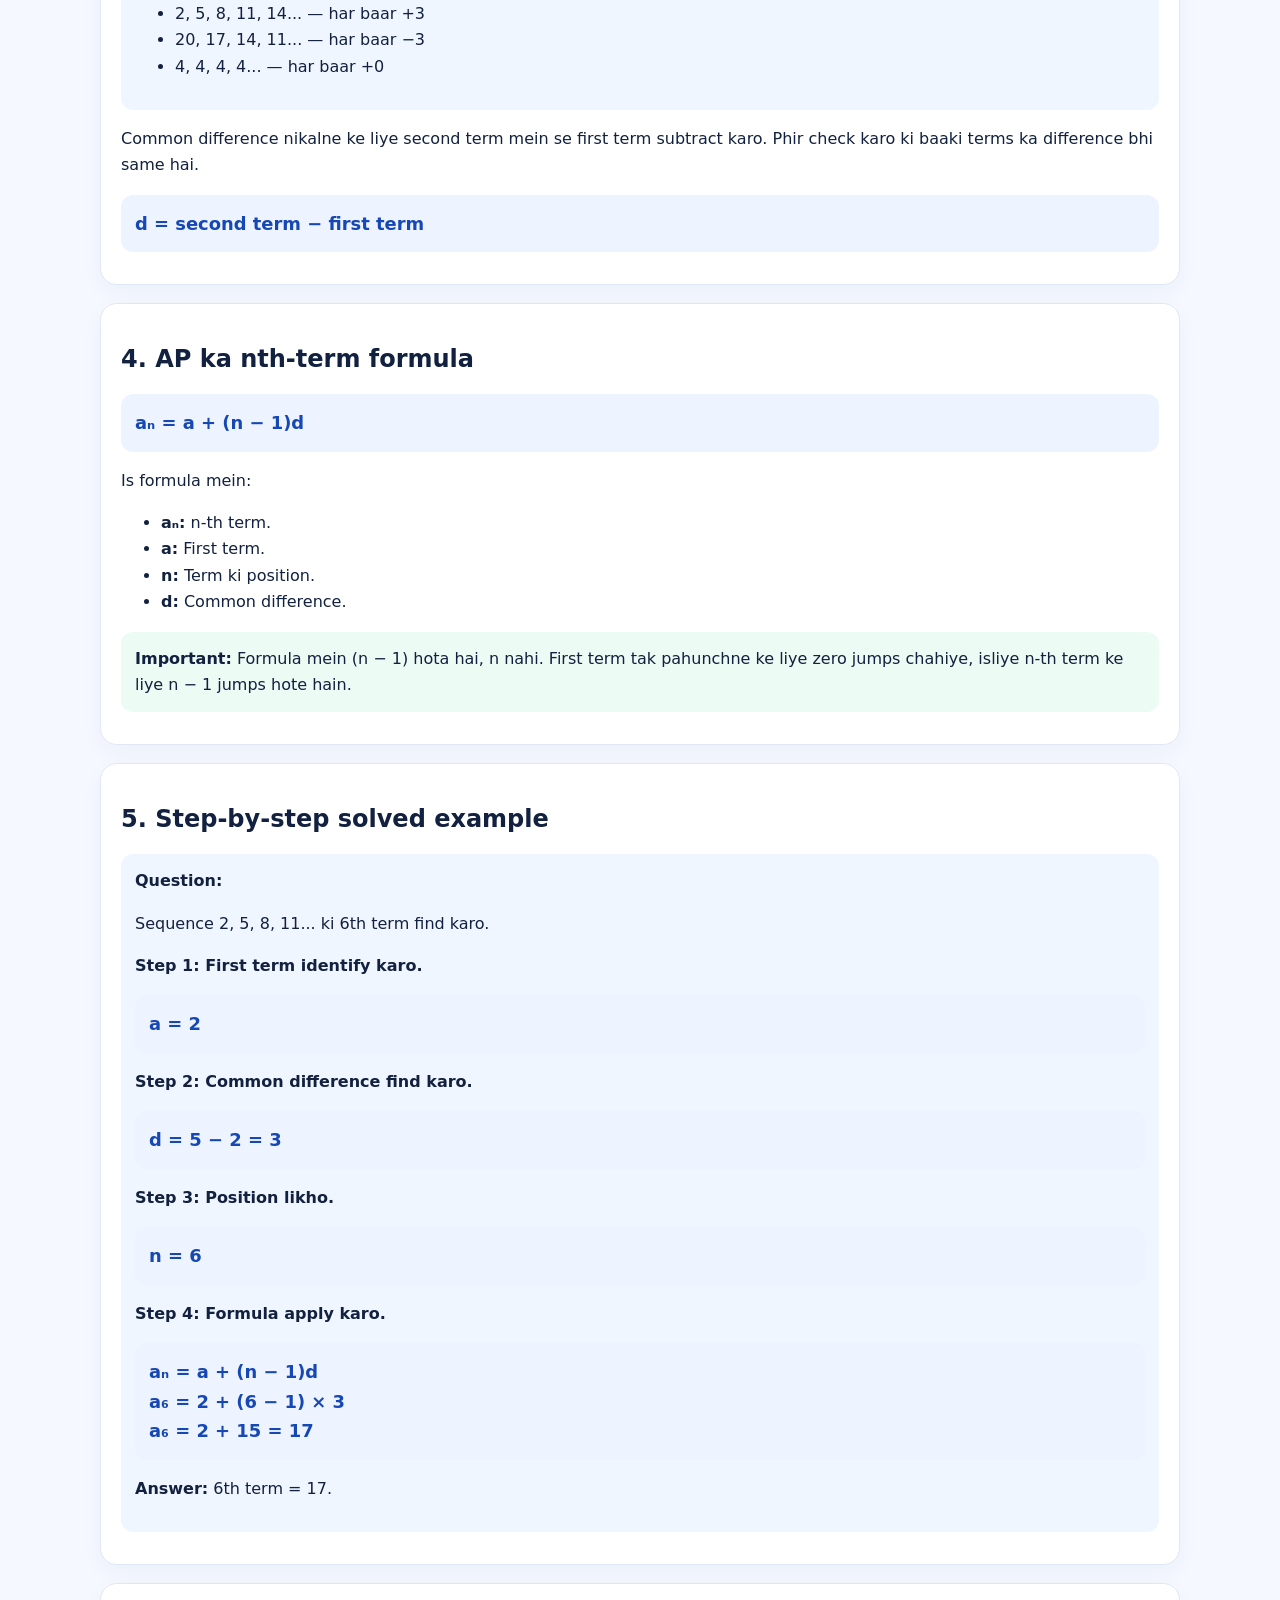
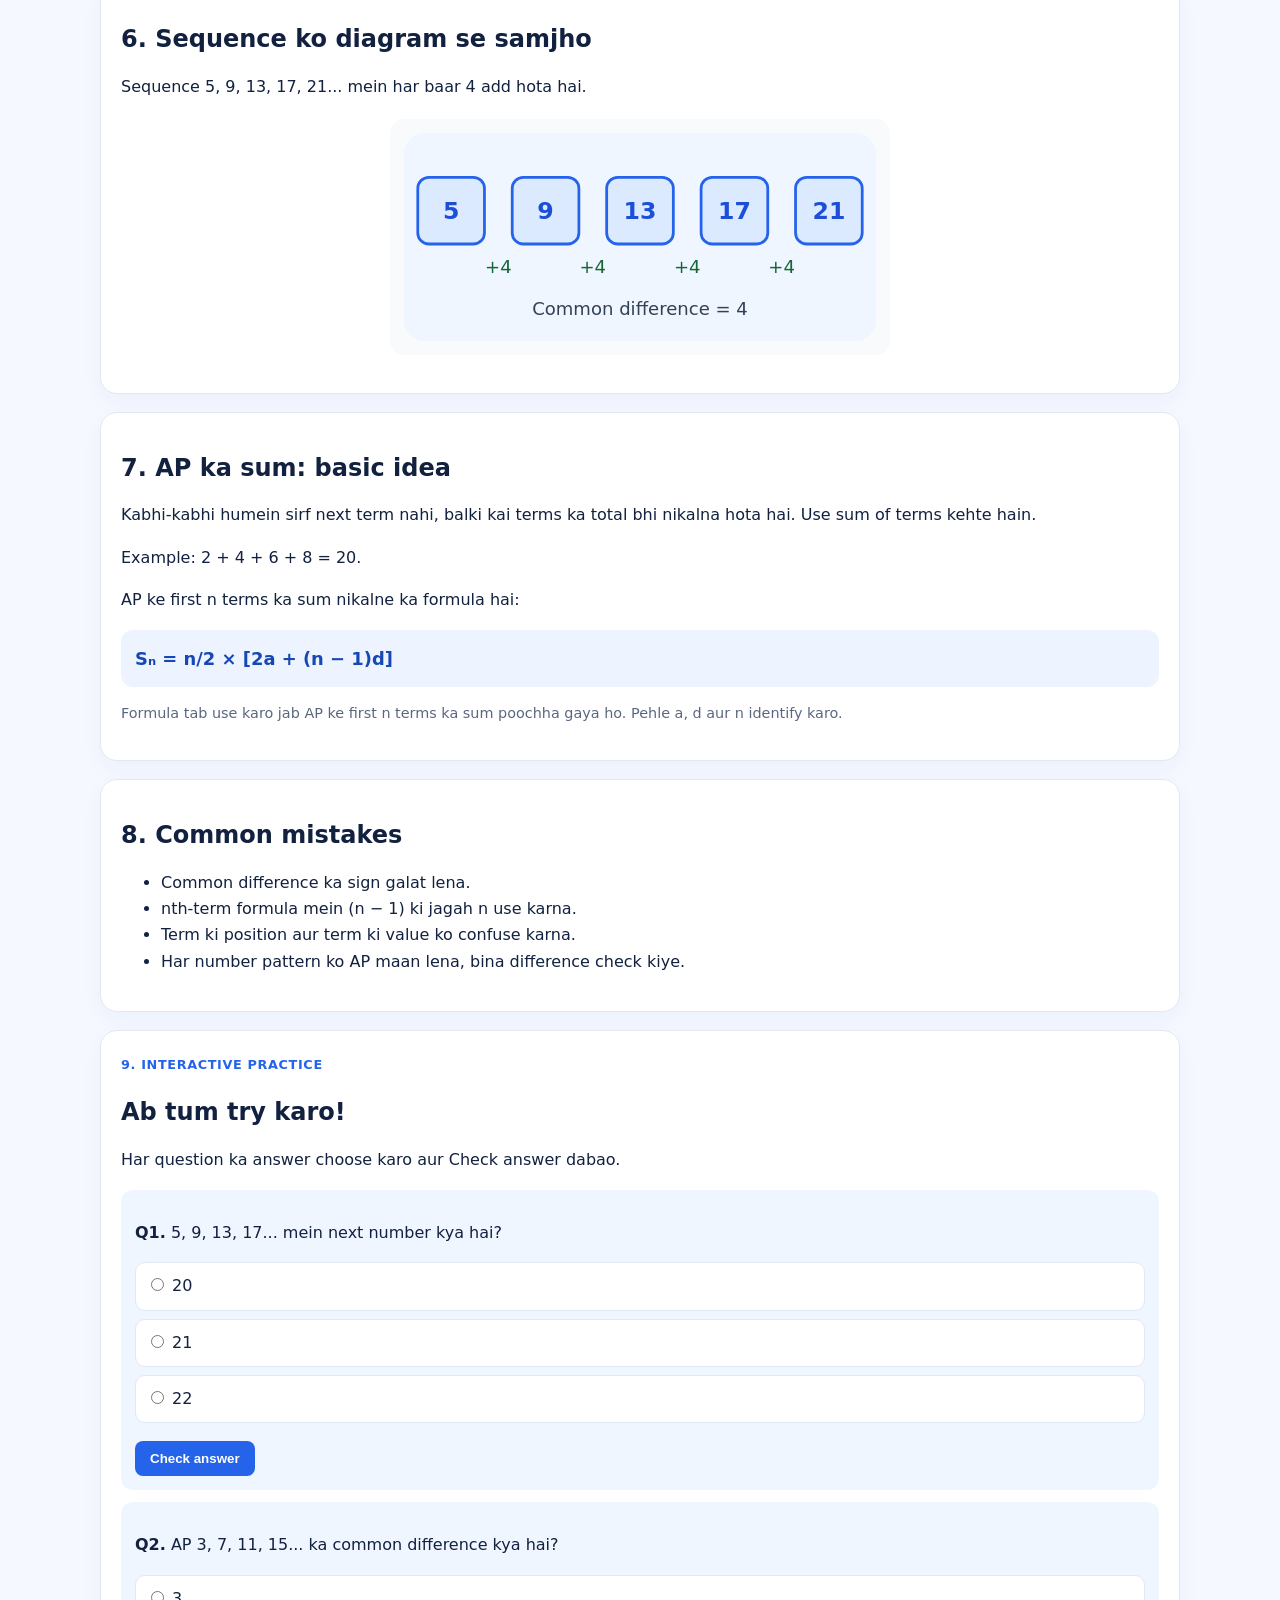
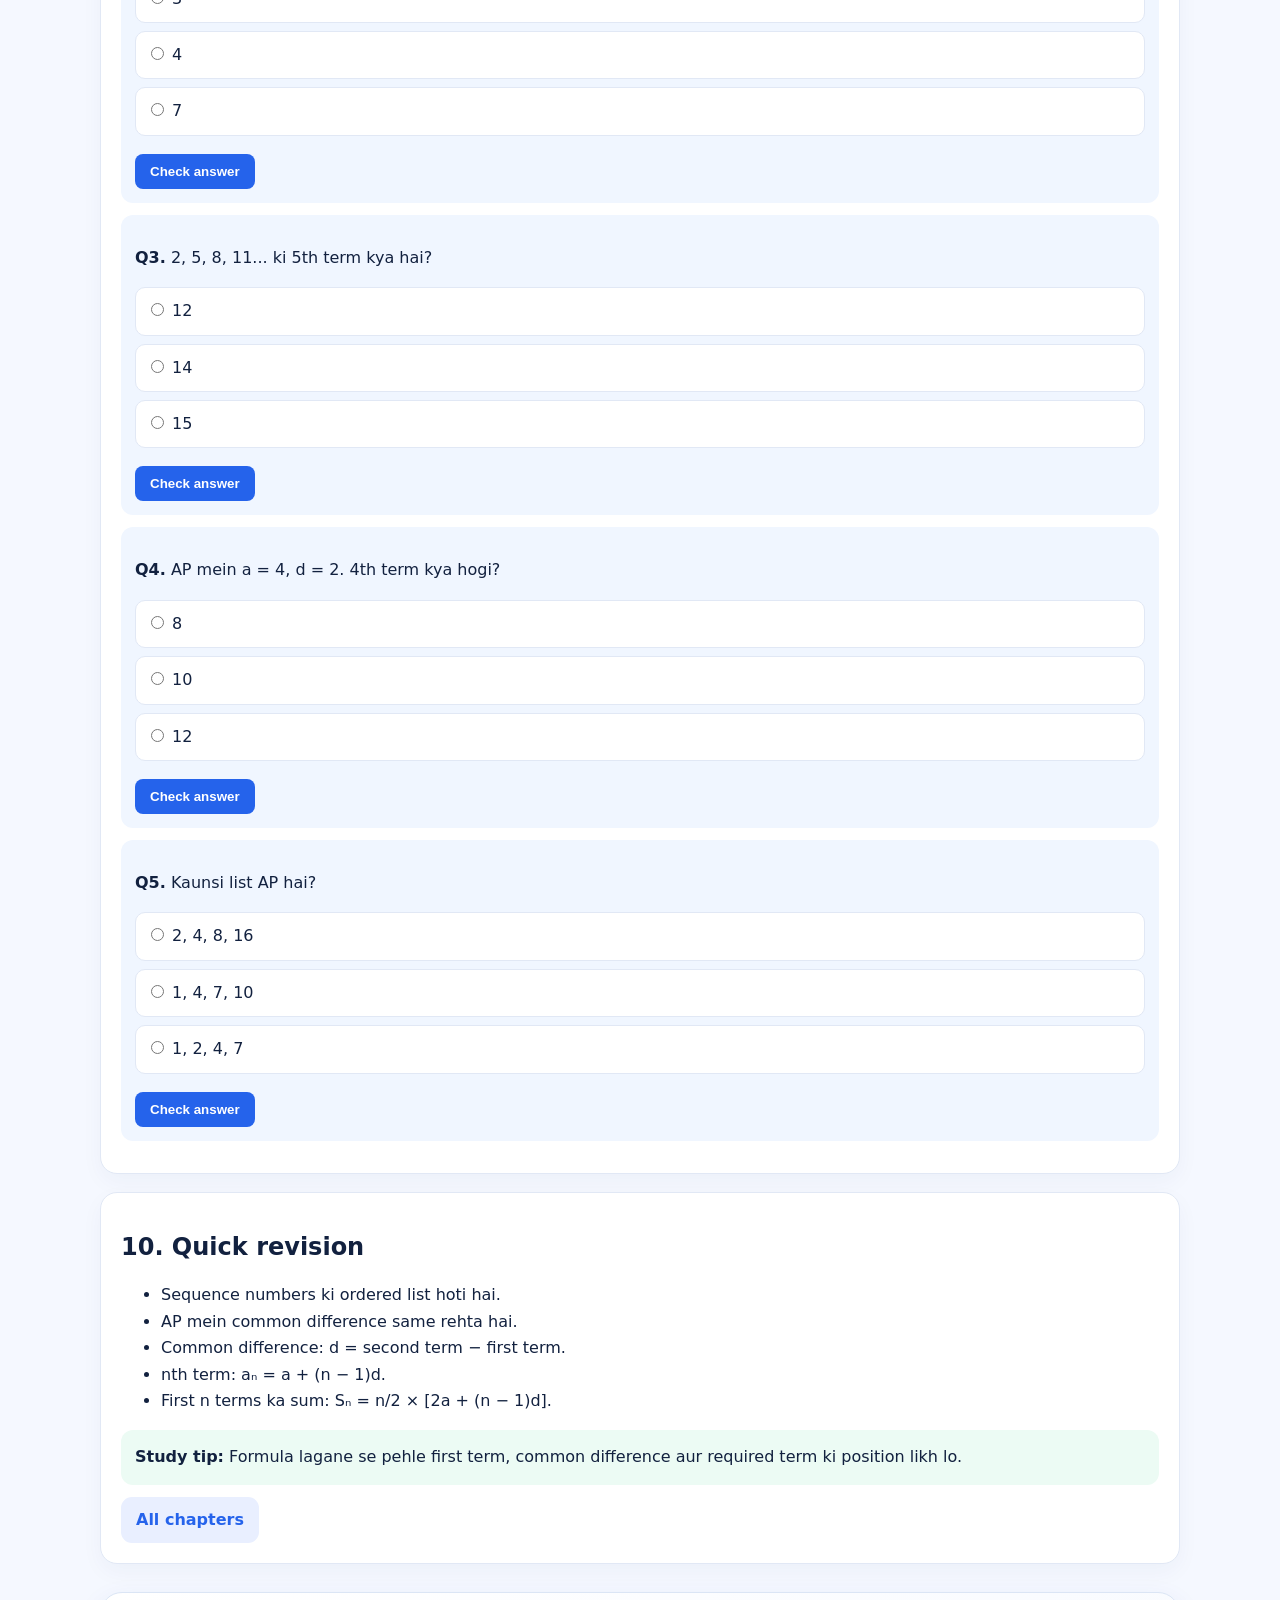
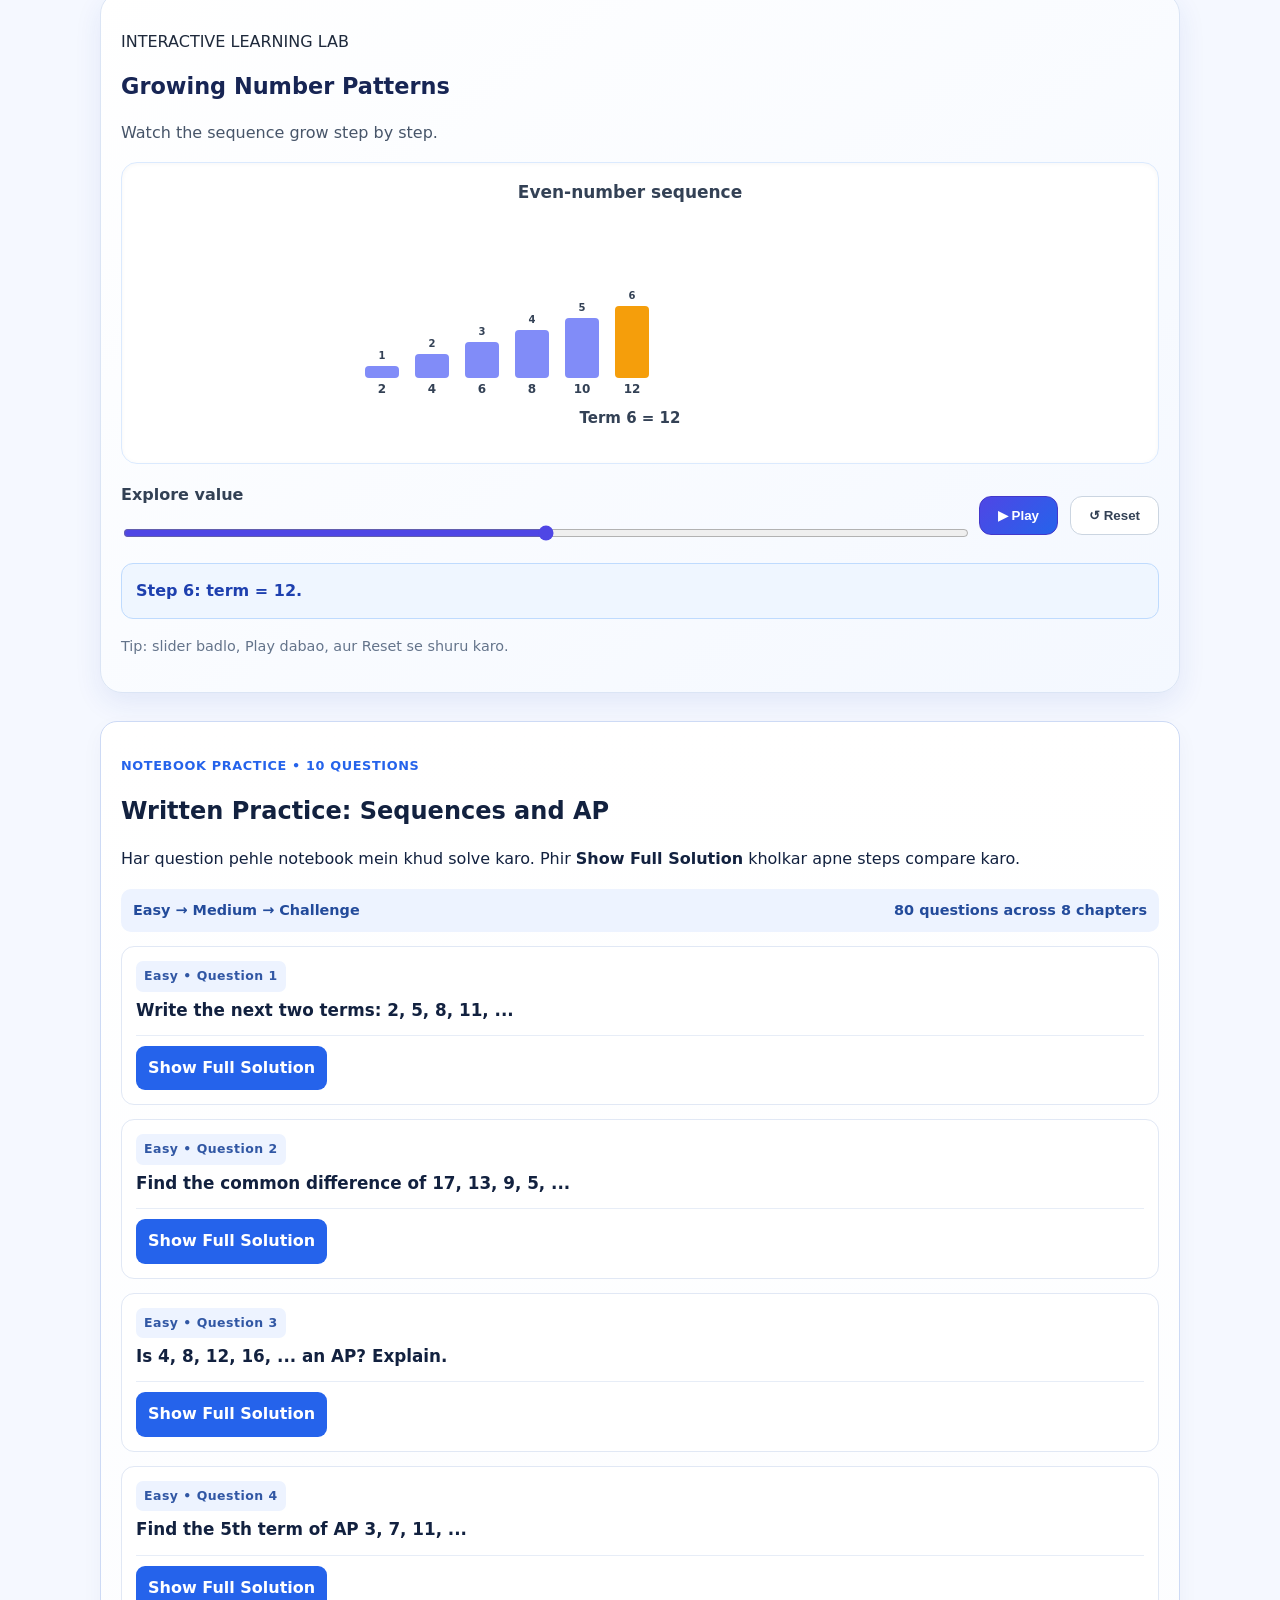
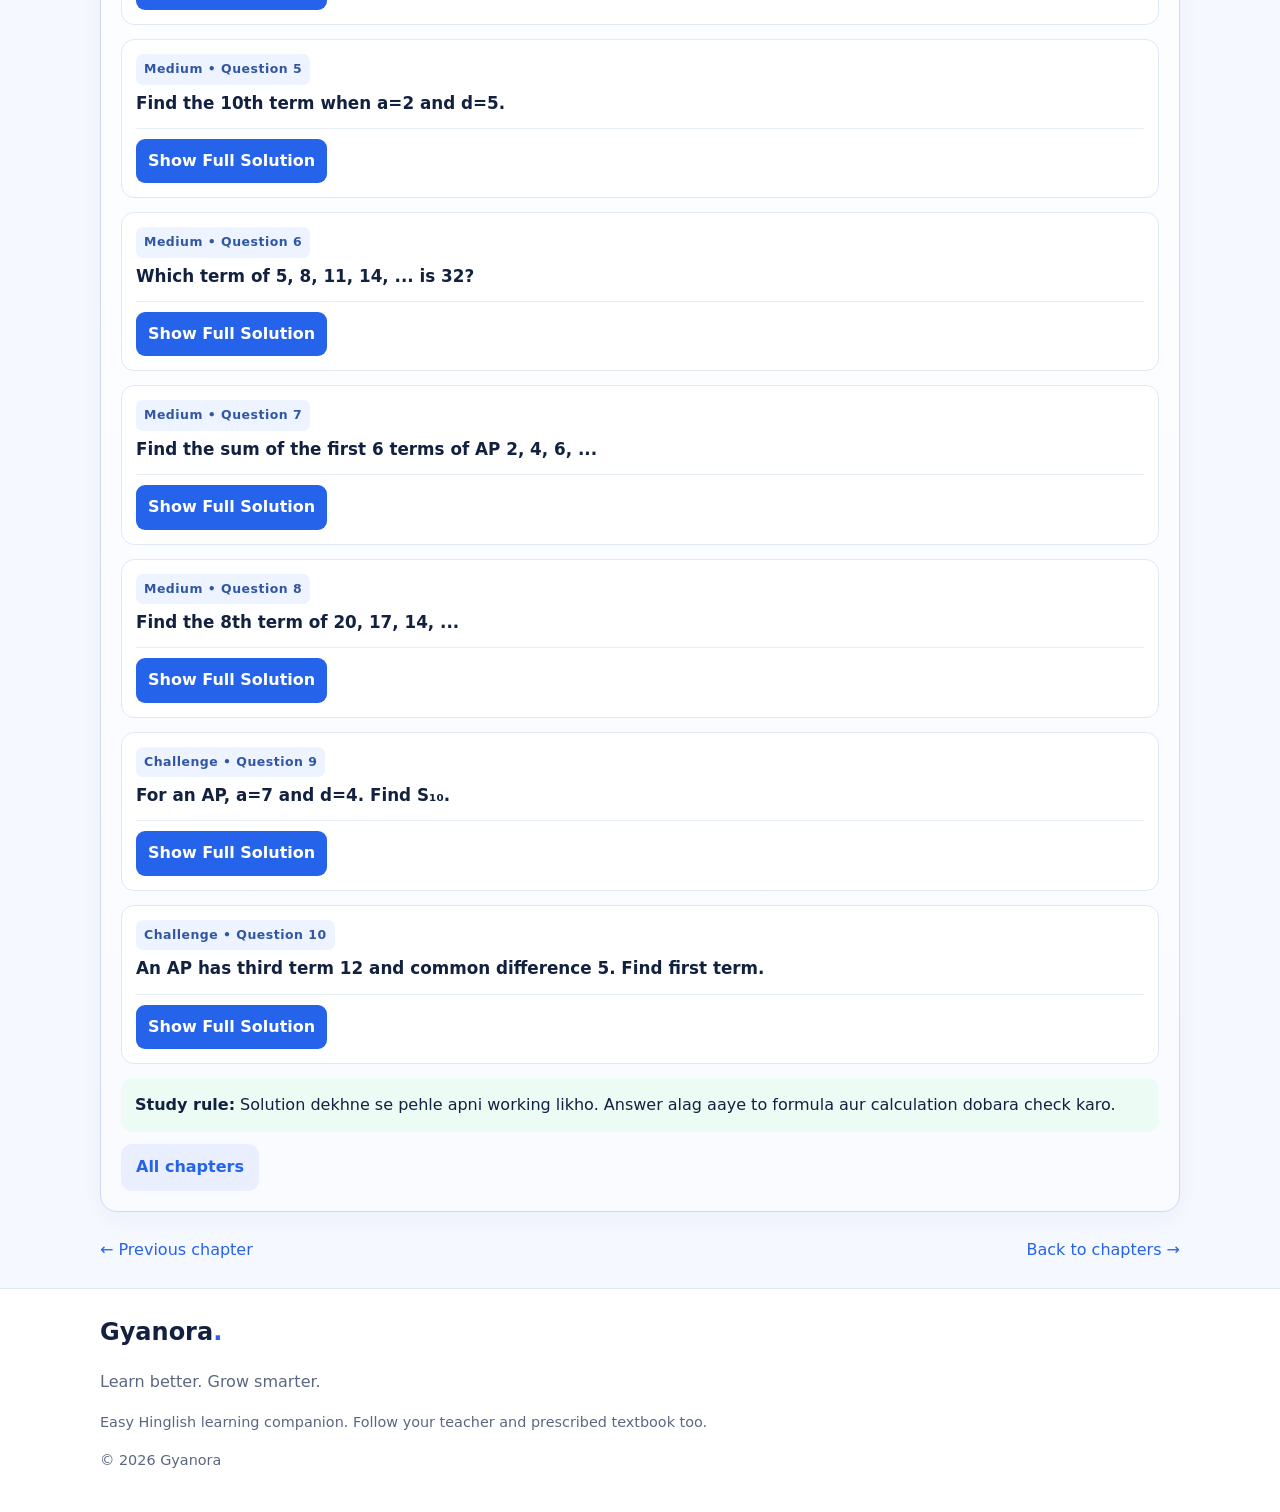
<file: sequences.html>
<!DOCTYPE html>
<html lang="en">
<head>
  <meta charset="utf-8">
  <meta name="viewport" content="width=device-width, initial-scale=1">
  <meta name="theme-color" content="#2563eb">
  <title>Predicting What Comes Next: Exploring Sequences and Progressions | Gyanora</title>
  <link rel="stylesheet" href="style.css">
  <style>
    .diagram {
      display: block;
      width: 100%;
      max-width: 500px;
      height: auto;
      margin: 18px auto;
      border-radius: 14px;
      background: #f8fafc;
    }
    .answer-box {
      display: none;
      margin-top: 12px;
      padding: 14px;
      border-radius: 10px;
      background: #eff6ff;
    }
    .practice-btn {
      margin-top: 10px;
      padding: 10px 15px;
      border: 0;
      border-radius: 8px;
      background: #2563eb;
      color: white;
      cursor: pointer;
      font-weight: 600;
    }
    .formula {
      overflow-wrap: anywhere;
      font-size: 1.12rem;
    }
  </style>
<!-- Google Analytics: GYANORA -->
<script async src="https://www.googletagmanager.com/gtag/js?id=G-F06TS6JVC5"></script>
<script>
  window.dataLayer = window.dataLayer || [];
  function gtag(){dataLayer.push(arguments);}
  gtag('js', new Date());
  gtag('config', 'G-F06TS6JVC5');
</script>

</head>
<body>
<header>
  <div class="container nav">
    <a class="logo" href="index.html">Gyanora<span>.</span></a>
    <nav class="navlinks">
      <a href="index.html">Home</a>
      <a href="class9.html">Class 9 Maths</a>
      <a href="class9.html#chapters">Chapters</a>
    </nav>
  </div>
</header>

<main>
<div class="container">
  <div class="breadcrumb">
    <a href="index.html">Home</a> /
    <a href="class9.html">Class 9 Maths</a> / Sequences
  </div>

  <section class="section">
    <span class="eyebrow">CLASS 9 MATHS · SEQUENCES</span>
    <h1>Predicting What Comes Next: Exploring Sequences and Progressions</h1>
    <p class="lead">
      Aaj hum number patterns ko samjhenge aur seekhenge ki kisi sequence ka
      next number kaise find karte hain.
    </p>
  </section>

  <section class="lesson">
    <h2>1. Sequence kya hoti hai?</h2>
    <p>
      Sequence numbers ki ek ordered list hoti hai. Numbers kisi rule ke
      according aate hain. Humein rule samajhkar next term nikalni hoti hai.
    </p>

    <div class="tip">
      <strong>Daily-life example:</strong> Agar tum har hafte ₹50 bachate ho,
      to total savings 50, 100, 150, 200, 250... ho sakti hain.
    </div>

    <svg class="diagram" viewBox="0 0 360 150" role="img"
         aria-label="Sequence 2, 4, 6, 8, 10 ka number pattern">
      <rect x="10" y="10" width="340" height="130" rx="15" fill="#eff6ff"/>
      <g fill="#dbeafe" stroke="#2563eb" stroke-width="2">
        <rect x="20" y="40" width="52" height="52" rx="10"/>
        <rect x="87" y="40" width="52" height="52" rx="10"/>
        <rect x="154" y="40" width="52" height="52" rx="10"/>
        <rect x="221" y="40" width="52" height="52" rx="10"/>
        <rect x="288" y="40" width="52" height="52" rx="10"/>
      </g>
      <g fill="#1d4ed8" font-size="19" font-weight="bold" text-anchor="middle">
        <text x="46" y="72">2</text>
        <text x="113" y="72">4</text>
        <text x="180" y="72">6</text>
        <text x="247" y="72">8</text>
        <text x="314" y="72">10</text>
      </g>
      <text x="180" y="120" text-anchor="middle" fill="#334155" font-size="14">Har step mein +2</text>
    </svg>
  </section>

  <section class="lesson">
    <h2>2. Sequence ke important words</h2>
    <ul>
      <li><strong>Term:</strong> Sequence ka har individual number.</li>
      <li><strong>First term (a):</strong> Sequence ka pehla number.</li>
      <li><strong>Common difference (d):</strong> AP mein consecutive terms ka difference.</li>
      <li><strong>nth term:</strong> Sequence ki n-th position par aane wala number.</li>
    </ul>
    <p>
      Example: 3, 7, 11, 15...
    </p>
    <p>
      First term a = 3 aur common difference d = 7 − 3 = 4.
    </p>
  </section>

  <section class="lesson">
    <h2>3. Arithmetic Progression (AP)</h2>
    <p>
      Jab kisi sequence mein har consecutive term ke beech difference same
      hota hai, use Arithmetic Progression ya AP kehte hain.
    </p>

    <div class="example">
      <p><strong>AP ke examples:</strong></p>
      <ul>
        <li>2, 5, 8, 11, 14... — har baar +3</li>
        <li>20, 17, 14, 11... — har baar −3</li>
        <li>4, 4, 4, 4... — har baar +0</li>
      </ul>
    </div>

    <p>
      Common difference nikalne ke liye second term mein se first term
      subtract karo. Phir check karo ki baaki terms ka difference bhi same hai.
    </p>

    <div class="formula">d = second term − first term</div>
  </section>

  <section class="lesson">
    <h2>4. AP ka nth-term formula</h2>
    <div class="formula">aₙ = a + (n − 1)d</div>

    <p>Is formula mein:</p>
    <ul>
      <li><strong>aₙ:</strong> n-th term.</li>
      <li><strong>a:</strong> First term.</li>
      <li><strong>n:</strong> Term ki position.</li>
      <li><strong>d:</strong> Common difference.</li>
    </ul>

    <div class="tip">
      <strong>Important:</strong> Formula mein (n − 1) hota hai, n nahi.
      First term tak pahunchne ke liye zero jumps chahiye, isliye n-th term
      ke liye n − 1 jumps hote hain.
    </div>
  </section>

  <section class="lesson">
    <h2>5. Step-by-step solved example</h2>
    <div class="example">
      <strong>Question:</strong>
      <p>Sequence 2, 5, 8, 11... ki 6th term find karo.</p>

      <p><strong>Step 1: First term identify karo.</strong></p>
      <div class="formula">a = 2</div>

      <p><strong>Step 2: Common difference find karo.</strong></p>
      <div class="formula">d = 5 − 2 = 3</div>

      <p><strong>Step 3: Position likho.</strong></p>
      <div class="formula">n = 6</div>

      <p><strong>Step 4: Formula apply karo.</strong></p>
      <div class="formula">
        aₙ = a + (n − 1)d
        <br>
        a₆ = 2 + (6 − 1) × 3
        <br>
        a₆ = 2 + 15 = 17
      </div>

      <p><strong>Answer:</strong> 6th term = 17.</p>
    </div>
  </section>

  <section class="lesson">
    <h2>6. Sequence ko diagram se samjho</h2>
    <p>Sequence 5, 9, 13, 17, 21... mein har baar 4 add hota hai.</p>

    <svg class="diagram" viewBox="0 0 360 170" role="img"
         aria-label="Sequence mein har term tak pahunchne par 4 add hota hai">
      <rect x="10" y="10" width="340" height="150" rx="15" fill="#eff6ff"/>
      <g fill="#dbeafe" stroke="#2563eb" stroke-width="2">
        <rect x="20" y="42" width="48" height="48" rx="8"/>
        <rect x="88" y="42" width="48" height="48" rx="8"/>
        <rect x="156" y="42" width="48" height="48" rx="8"/>
        <rect x="224" y="42" width="48" height="48" rx="8"/>
        <rect x="292" y="42" width="48" height="48" rx="8"/>
      </g>
      <g fill="#1d4ed8" font-size="17" font-weight="bold" text-anchor="middle">
        <text x="44" y="72">5</text>
        <text x="112" y="72">9</text>
        <text x="180" y="72">13</text>
        <text x="248" y="72">17</text>
        <text x="316" y="72">21</text>
      </g>
      <g fill="#166534" font-size="13" text-anchor="middle">
        <text x="78" y="111">+4</text>
        <text x="146" y="111">+4</text>
        <text x="214" y="111">+4</text>
        <text x="282" y="111">+4</text>
      </g>
      <text x="180" y="141" text-anchor="middle" font-size="13" fill="#334155">Common difference = 4</text>
    </svg>
  </section>

  <section class="lesson">
    <h2>7. AP ka sum: basic idea</h2>
    <p>
      Kabhi-kabhi humein sirf next term nahi, balki kai terms ka total bhi
      nikalna hota hai. Use sum of terms kehte hain.
    </p>
    <p>Example: 2 + 4 + 6 + 8 = 20.</p>
    <p>
      AP ke first n terms ka sum nikalne ka formula hai:
    </p>
    <div class="formula">Sₙ = n/2 × [2a + (n − 1)d]</div>
    <p class="small">
      Formula tab use karo jab AP ke first n terms ka sum poochha gaya ho.
      Pehle a, d aur n identify karo.
    </p>
  </section>

  <section class="lesson">
    <h2>8. Common mistakes</h2>
    <ul>
      <li>Common difference ka sign galat lena.</li>
      <li>nth-term formula mein (n − 1) ki jagah n use karna.</li>
      <li>Term ki position aur term ki value ko confuse karna.</li>
      <li>Har number pattern ko AP maan lena, bina difference check kiye.</li>
    </ul>
  </section>

  <section class="quiz">
    <span class="eyebrow">9. INTERACTIVE PRACTICE</span>
    <h2>Ab tum try karo!</h2>
    <p>Har question ka answer choose karo aur Check answer dabao.</p>

    <div class="example">
      <p><strong>Q1.</strong> 5, 9, 13, 17... mein next number kya hai?</p>
      <label class="option"><input type="radio" name="q1" value="a"> 20</label>
      <label class="option"><input type="radio" name="q1" value="b"> 21</label>
      <label class="option"><input type="radio" name="q1" value="c"> 22</label>
      <button class="practice-btn" type="button" onclick="checkQuestion('q1','b','a1','Sahi! Har baar 4 add hota hai, isliye 17 + 4 = 21.')">Check answer</button>
      <div class="answer-box" id="a1" role="status"></div>
    </div>

    <div class="example">
      <p><strong>Q2.</strong> AP 3, 7, 11, 15... ka common difference kya hai?</p>
      <label class="option"><input type="radio" name="q2" value="a"> 3</label>
      <label class="option"><input type="radio" name="q2" value="b"> 4</label>
      <label class="option"><input type="radio" name="q2" value="c"> 7</label>
      <button class="practice-btn" type="button" onclick="checkQuestion('q2','b','a2','Sahi! 7 − 3 = 4 aur har term mein 4 add hota hai.')">Check answer</button>
      <div class="answer-box" id="a2" role="status"></div>
    </div>

    <div class="example">
      <p><strong>Q3.</strong> 2, 5, 8, 11... ki 5th term kya hai?</p>
      <label class="option"><input type="radio" name="q3" value="a"> 12</label>
      <label class="option"><input type="radio" name="q3" value="b"> 14</label>
      <label class="option"><input type="radio" name="q3" value="c"> 15</label>
      <button class="practice-btn" type="button" onclick="checkQuestion('q3','b','a3','Sahi! Terms hain 2, 5, 8, 11, 14. Isliye 5th term 14 hai.')">Check answer</button>
      <div class="answer-box" id="a3" role="status"></div>
    </div>

    <div class="example">
      <p><strong>Q4.</strong> AP mein a = 4, d = 2. 4th term kya hogi?</p>
      <label class="option"><input type="radio" name="q4" value="a"> 8</label>
      <label class="option"><input type="radio" name="q4" value="b"> 10</label>
      <label class="option"><input type="radio" name="q4" value="c"> 12</label>
      <button class="practice-btn" type="button" onclick="checkQuestion('q4','b','a4','Sahi! a₄ = 4 + (4 − 1) × 2 = 10.')">Check answer</button>
      <div class="answer-box" id="a4" role="status"></div>
    </div>

    <div class="example">
      <p><strong>Q5.</strong> Kaunsi list AP hai?</p>
      <label class="option"><input type="radio" name="q5" value="a"> 2, 4, 8, 16</label>
      <label class="option"><input type="radio" name="q5" value="b"> 1, 4, 7, 10</label>
      <label class="option"><input type="radio" name="q5" value="c"> 1, 2, 4, 7</label>
      <button class="practice-btn" type="button" onclick="checkQuestion('q5','b','a5','Sahi! Har baar 3 add hota hai, isliye yeh AP hai.')">Check answer</button>
      <div class="answer-box" id="a5" role="status"></div>
    </div>
  </section>

  <section class="lesson">
    <h2>10. Quick revision</h2>
    <ul>
      <li>Sequence numbers ki ordered list hoti hai.</li>
      <li>AP mein common difference same rehta hai.</li>
      <li>Common difference: d = second term − first term.</li>
      <li>nth term: aₙ = a + (n − 1)d.</li>
      <li>First n terms ka sum: Sₙ = n/2 × [2a + (n − 1)d].</li>
    </ul>
    <div class="tip">
      <strong>Study tip:</strong> Formula lagane se pehle first term, common difference
      aur required term ki position likh lo.
    </div>
    <a class="btn secondary" href="class9.html">All chapters</a>
  </section>

<section class="gyanora-animation-lab" data-kind="sequence">
  <p>INTERACTIVE LEARNING LAB</p>
  <h2>Growing Number Patterns</h2>
  <p class="lab-intro">Watch the sequence grow step by step.</p>
  <div class="lab-stage">
    <svg viewBox="0 0 620 280" role="img" aria-label="Growing Number Patterns interactive animation"></svg>
  </div>
  <div class="lab-controls">
    <label class="lab-slider">Explore value
      <input type="range" min="0" max="10" value="5" step="1">
    </label>
    <button type="button" data-play>▶ Play</button>
    <button type="button" class="lab-reset" data-reset>↺ Reset</button>
  </div>
  <p class="lab-readout" aria-live="polite">Animation ready.</p>
  <p class="lab-tip">Tip: slider badlo, Play dabao, aur Reset se shuru karo.</p>
</section>

<section class="lesson written-practice" id="written-practice">
<p class="eyebrow">NOTEBOOK PRACTICE • 10 QUESTIONS</p>
<h2>Written Practice: Sequences and AP</h2>
<p>Har question pehle notebook mein khud solve karo. Phir <strong>Show Full Solution</strong> kholkar apne steps compare karo.</p>
<div class="written-progress"><span>Easy → Medium → Challenge</span><span>80 questions across 8 chapters</span></div>
<article class="written-question" id="written-q1">
<p class="written-level">Easy • Question 1</p>
<h3>Write the next two terms: 2, 5, 8, 11, ...</h3>
<details class="solution-details"><summary>Show Full Solution</summary><div class="solution-body">
<p><strong>Concept / method:</strong> Each term increases by 3. Add 3 twice to 11.</p>
<p class="final-answer"><strong>Final answer:</strong> 14, 17</p>
</div></details></article>
<article class="written-question" id="written-q2">
<p class="written-level">Easy • Question 2</p>
<h3>Find the common difference of 17, 13, 9, 5, ...</h3>
<details class="solution-details"><summary>Show Full Solution</summary><div class="solution-body">
<p><strong>Concept / method:</strong> d = second term − first term = 13−17.</p>
<p class="final-answer"><strong>Final answer:</strong> −4</p>
</div></details></article>
<article class="written-question" id="written-q3">
<p class="written-level">Easy • Question 3</p>
<h3>Is 4, 8, 12, 16, ... an AP? Explain.</h3>
<details class="solution-details"><summary>Show Full Solution</summary><div class="solution-body">
<p><strong>Concept / method:</strong> Successive differences are 4, 4 and 4, so the difference is constant.</p>
<p class="final-answer"><strong>Final answer:</strong> Yes; d=4</p>
</div></details></article>
<article class="written-question" id="written-q4">
<p class="written-level">Easy • Question 4</p>
<h3>Find the 5th term of AP 3, 7, 11, ...</h3>
<details class="solution-details"><summary>Show Full Solution</summary><div class="solution-body">
<p><strong>Concept / method:</strong> a=3, d=4. aₙ=a+(n−1)d, so a₅=3+4×4.</p>
<p class="final-answer"><strong>Final answer:</strong> 19</p>
</div></details></article>
<article class="written-question" id="written-q5">
<p class="written-level">Medium • Question 5</p>
<h3>Find the 10th term when a=2 and d=5.</h3>
<details class="solution-details"><summary>Show Full Solution</summary><div class="solution-body">
<p><strong>Concept / method:</strong> aₙ=a+(n−1)d. a₁₀=2+9×5.</p>
<p class="final-answer"><strong>Final answer:</strong> 47</p>
</div></details></article>
<article class="written-question" id="written-q6">
<p class="written-level">Medium • Question 6</p>
<h3>Which term of 5, 8, 11, 14, ... is 32?</h3>
<details class="solution-details"><summary>Show Full Solution</summary><div class="solution-body">
<p><strong>Concept / method:</strong> 32=5+(n−1)3. Then 27=3(n−1), so n−1=9.</p>
<p class="final-answer"><strong>Final answer:</strong> 10th term</p>
</div></details></article>
<article class="written-question" id="written-q7">
<p class="written-level">Medium • Question 7</p>
<h3>Find the sum of the first 6 terms of AP 2, 4, 6, ...</h3>
<details class="solution-details"><summary>Show Full Solution</summary><div class="solution-body">
<p><strong>Concept / method:</strong> a=2,d=2,n=6. Sₙ=n/2[2a+(n−1)d]=3[4+10].</p>
<p class="final-answer"><strong>Final answer:</strong> 42</p>
</div></details></article>
<article class="written-question" id="written-q8">
<p class="written-level">Medium • Question 8</p>
<h3>Find the 8th term of 20, 17, 14, ...</h3>
<details class="solution-details"><summary>Show Full Solution</summary><div class="solution-body">
<p><strong>Concept / method:</strong> a=20,d=−3. a₈=20+7(−3)=20−21.</p>
<p class="final-answer"><strong>Final answer:</strong> −1</p>
</div></details></article>
<article class="written-question" id="written-q9">
<p class="written-level">Challenge • Question 9</p>
<h3>For an AP, a=7 and d=4. Find S₁₀.</h3>
<details class="solution-details"><summary>Show Full Solution</summary><div class="solution-body">
<p><strong>Concept / method:</strong> Sₙ=n/2[2a+(n−1)d]. S₁₀=5[14+9×4]=5×50.</p>
<p class="final-answer"><strong>Final answer:</strong> 250</p>
</div></details></article>
<article class="written-question" id="written-q10">
<p class="written-level">Challenge • Question 10</p>
<h3>An AP has third term 12 and common difference 5. Find first term.</h3>
<details class="solution-details"><summary>Show Full Solution</summary><div class="solution-body">
<p><strong>Concept / method:</strong> a₃=a+2d. 12=a+10, so a=2.</p>
<p class="final-answer"><strong>Final answer:</strong> 2</p>
</div></details></article>
<p class="tip"><strong>Study rule:</strong> Solution dekhne se pehle apni working likho. Answer alag aaye to formula aur calculation dobara check karo.</p>
<a class="btn secondary" href="class9.html">All chapters</a>
</section>


  <div class="chapter-nav">
    <span><a href="probability.html">← Previous chapter</a></span>
    <span><a href="class9.html">Back to chapters →</a></span>
  </div>
</div>
</main>

<footer>
  <div class="container">
    <a class="logo" href="index.html">Gyanora<span>.</span></a>
    <p>Learn better. Grow smarter.</p>
    <p class="small">Easy Hinglish learning companion. Follow your teacher and prescribed textbook too.</p>
    <p class="small">© 2026 Gyanora</p>
  </div>
</footer>

<script>
function checkQuestion(name, correct, resultId, explanation) {
  const selected = document.querySelector('input[name="' + name + '"]:checked');
  const result = document.getElementById(resultId);
  result.style.display = 'block';

  if (!selected) {
    result.textContent = 'Pehle ek answer choose karo.';
    return;
  }

  if (selected.value === correct) {
    result.textContent = explanation;
  } else {
    result.textContent = 'Abhi answer sahi nahi hai. Pattern ya formula dobara check karke try karo.';
  }
}
</script>
<script src="app.js"></script>
  <script src="gyanora-animations.js" defer></script>
</body>
</html>
</file>
<file: style.css>
*{box-sizing:border-box}body{margin:0;background:#f5f8ff;color:#12213f;font:16px/1.65 system-ui,Arial,sans-serif}a{color:#2563eb;text-decoration:none}.container{width:min(1080px,92%);margin:auto}header{background:#fff;border-bottom:1px solid #e1e8f5;position:sticky;top:0}.nav{display:flex;justify-content:space-between;align-items:center;gap:15px;padding:14px 0}.logo{font-size:1.5rem;font-weight:850;color:#12213f}.logo span{color:#2563eb}.navlinks{display:flex;gap:15px;flex-wrap:wrap;font-weight:700}.hero{padding:48px 0;background:linear-gradient(135deg,#eaf1ff,#fff)}h1{font-size:clamp(2rem,6vw,3.8rem);line-height:1.12;margin:.25em 0}h2{line-height:1.25}.lead{font-size:1.12rem;color:#5b6780;max-width:760px}.eyebrow,.tag{color:#2563eb;font-weight:800;font-size:.8rem;letter-spacing:.05em}.section{padding:36px 0}.grid{display:grid;grid-template-columns:repeat(3,1fr);gap:16px}.card,.lesson,.quiz{background:#fff;border:1px solid #e1e8f5;border-radius:17px;padding:20px;box-shadow:0 8px 22px #1b3b6d0a}.card p{color:#5b6780}.num{background:#eaf0ff;color:#2563eb;border-radius:12px;width:44px;height:44px;display:grid;place-items:center;font-weight:850}.btn{display:inline-block;background:#2563eb;color:#fff;padding:10px 15px;border-radius:11px;font-weight:750;border:0;cursor:pointer}.secondary{background:#e9efff;color:#2563eb}.breadcrumb{padding:18px 0;color:#5b6780}.lesson,.quiz{margin:18px 0}.example,.tip{background:#f0f6ff;padding:14px;border-radius:12px;margin:12px 0}.tip{background:#ecfbf4}.formula{font-weight:800;color:#1648b5;background:#edf3ff;border-radius:12px;padding:14px;margin:12px 0}.option{display:block;background:#fff;border:1px solid #e1e8f5;padding:10px;border-radius:10px;margin:8px 0;cursor:pointer}.feedback{display:none;padding:12px;border-radius:10px;margin-top:12px}.feedback.show{display:block}.correct{background:#e9fbf3;color:#096846}.wrong{background:#fff3e8;color:#8a4210}.chapter-nav{display:flex;justify-content:space-between;gap:12px;margin:25px 0}footer{background:white;border-top:1px solid #e1e8f5;padding:24px 0;margin-top:25px;color:#5b6780}.small{font-size:.9rem;color:#5b6780}.search{width:100%;padding:12px;border:1px solid #e1e8f5;border-radius:12px;font:inherit;margin:12px 0}@media(max-width:750px){.grid{grid-template-columns:repeat(2,1fr)}.nav{align-items:flex-start;flex-direction:column}}@media(max-width:520px){.grid{grid-template-columns:1fr}.chapter-nav{flex-direction:column}}

/* GYANORA written practice upgrade */
.written-practice{border-color:#cddaf5;background:linear-gradient(180deg,#fff 0%,#f9fbff 100%)}
.written-progress{display:flex;justify-content:space-between;gap:10px;flex-wrap:wrap;background:#edf3ff;color:#234b9b;border-radius:10px;padding:10px 12px;margin:14px 0;font-size:.9rem;font-weight:700}
.written-question{border:1px solid #e1e8f5;border-radius:13px;padding:14px;margin:14px 0;background:#fff}
.written-question h3{margin:6px 0 12px;font-size:1.05rem;line-height:1.5}
.written-level{display:inline-block;font-size:.78rem;font-weight:800;letter-spacing:.04em;color:#3157a4;background:#edf3ff;padding:5px 8px;border-radius:7px;margin:0}
.solution-details{border-top:1px solid #e7edf7;padding-top:10px}
.solution-details summary{cursor:pointer;display:inline-block;background:#2563eb;color:#fff;border-radius:9px;padding:9px 12px;font-weight:750;list-style:none}
.solution-details summary::-webkit-details-marker{display:none}
.solution-details[open] summary{background:#1648b5}
.solution-body{padding:10px 12px;margin-top:10px;background:#f4f8ff;border-radius:10px;line-height:1.7;overflow-wrap:anywhere}
.solution-body p{margin:8px 0}
.final-answer{border-left:4px solid #16a36a;padding:8px 10px;background:#e9fbf3;border-radius:5px;color:#075b3e}
@media(max-width:520px){.written-question{padding:12px}.written-progress{font-size:.82rem}.solution-details summary{max-width:100%}}


/* GYANORA INTERACTIVE ANIMATIONS */
.gyanora-animation-lab {
  margin: 28px 0; padding: 20px; color: #f8fafc;
  background: linear-gradient(140deg,#111827,#312e81);
  border: 1px solid #7561c9; border-radius: 20px;
  box-shadow: 0 12px 30px #0002;
}
.gyanora-animation-lab h2 { color:#fff; margin:8px 0; }
.gyanora-animation-lab .lab-intro { color:#cbd5e1; }
.gyanora-animation-lab .lab-stage {
  display:grid; place-items:center; min-height:200px;
  background:#0b1020; border:1px solid #334155;
  border-radius:14px; overflow:hidden;
}
.gyanora-animation-lab svg { width:100%; max-width:620px; height:auto; }
.gyanora-animation-lab .lab-controls {
  display:flex; flex-wrap:wrap; align-items:center;
  gap:12px; margin-top:16px;
}
.gyanora-animation-lab .lab-slider {
  display:flex; flex:1 1 180px; flex-direction:column;
  gap:8px; color:#e2e8f0;
}
.gyanora-animation-lab input[type=range] {
  width:100%; accent-color:#a78bfa;
}
.gyanora-animation-lab button {
  padding:10px 16px; border:0; border-radius:30px;
  background:#8b5cf6; color:white; font-weight:bold;
}
.gyanora-animation-lab button.lab-reset { background:#334155; }
.gyanora-animation-lab .lab-readout {
  margin-top:14px; padding:12px; border-radius:10px;
  background:#ffffff12; color:#ddd6fe; font-weight:bold;
}
.gyanora-animation-lab .lab-tip { color:#cbd5e1; font-size:.85rem; }


/* GYANORA WHITE INTERACTIVE LAB REDESIGN */
.gyanora-animation-lab {
  color: #1e293b;
  background: linear-gradient(145deg, #ffffff 0%, #f4f8ff 100%);
  border: 1px solid #dbe5f5;
  border-radius: 22px;
  padding: 20px;
  margin: 28px 0;
  box-shadow: 0 10px 28px rgba(30, 64, 175, 0.09);
}

.gyanora-animation-lab h2 {
  color: #172554;
  font-size: 1.4rem;
  line-height: 1.4;
}

.gyanora-animation-lab .lab-intro {
  color: #475569;
  line-height: 1.7;
}

.gyanora-animation-lab .lab-stage {
  display: grid;
  place-items: center;
  min-height: 220px;
  padding: 10px;
  background: #ffffff;
  border: 1px solid #dbeafe;
  border-radius: 16px;
  overflow: hidden;
  box-shadow: inset 0 1px 5px rgba(15, 23, 42, 0.04);
}

.gyanora-animation-lab svg {
  display: block;
  width: 100%;
  max-width: 620px;
  height: auto;
}

.gyanora-animation-lab svg text {
  fill: #334155 !important;
  font-weight: 600;
}

.gyanora-animation-lab .lab-controls {
  display: flex;
  flex-wrap: wrap;
  align-items: center;
  gap: 12px;
  margin-top: 18px;
}

.gyanora-animation-lab .lab-slider {
  display: flex;
  flex: 1 1 180px;
  flex-direction: column;
  gap: 9px;
  color: #334155;
  font-weight: 600;
}

.gyanora-animation-lab input[type="range"] {
  width: 100%;
  accent-color: #4f46e5;
  cursor: pointer;
  min-height: 28px;
}

.gyanora-animation-lab button {
  padding: 11px 18px;
  border: 1px solid #4338ca;
  border-radius: 12px;
  background: linear-gradient(135deg, #4f46e5, #2563eb);
  color: #ffffff;
  font-weight: 700;
  cursor: pointer;
  transition: transform 160ms ease, box-shadow 160ms ease;
}

.gyanora-animation-lab button:active {
  transform: scale(0.97);
}

.gyanora-animation-lab button.lab-reset {
  background: #ffffff;
  color: #334155;
  border-color: #cbd5e1;
}

.gyanora-animation-lab .lab-readout {
  margin-top: 14px;
  padding: 14px;
  border: 1px solid #bfdbfe;
  border-radius: 12px;
  background: #eff6ff;
  color: #1e40af;
  font-weight: 600;
  line-height: 1.6;
}

.gyanora-animation-lab .lab-tip {
  color: #64748b;
  font-size: 0.9rem;
  line-height: 1.6;
}

@media (max-width: 520px) {
  .gyanora-animation-lab {
    padding: 14px;
    border-radius: 16px;
  }

  .gyanora-animation-lab .lab-stage {
    min-height: 180px;
    padding: 5px;
  }

  .gyanora-animation-lab .lab-controls {
    gap: 9px;
  }

  .gyanora-animation-lab button {
    padding: 10px 13px;
  }
}

@media (prefers-reduced-motion: reduce) {
  .gyanora-animation-lab button {
    transition: none;
  }
}
</file>
